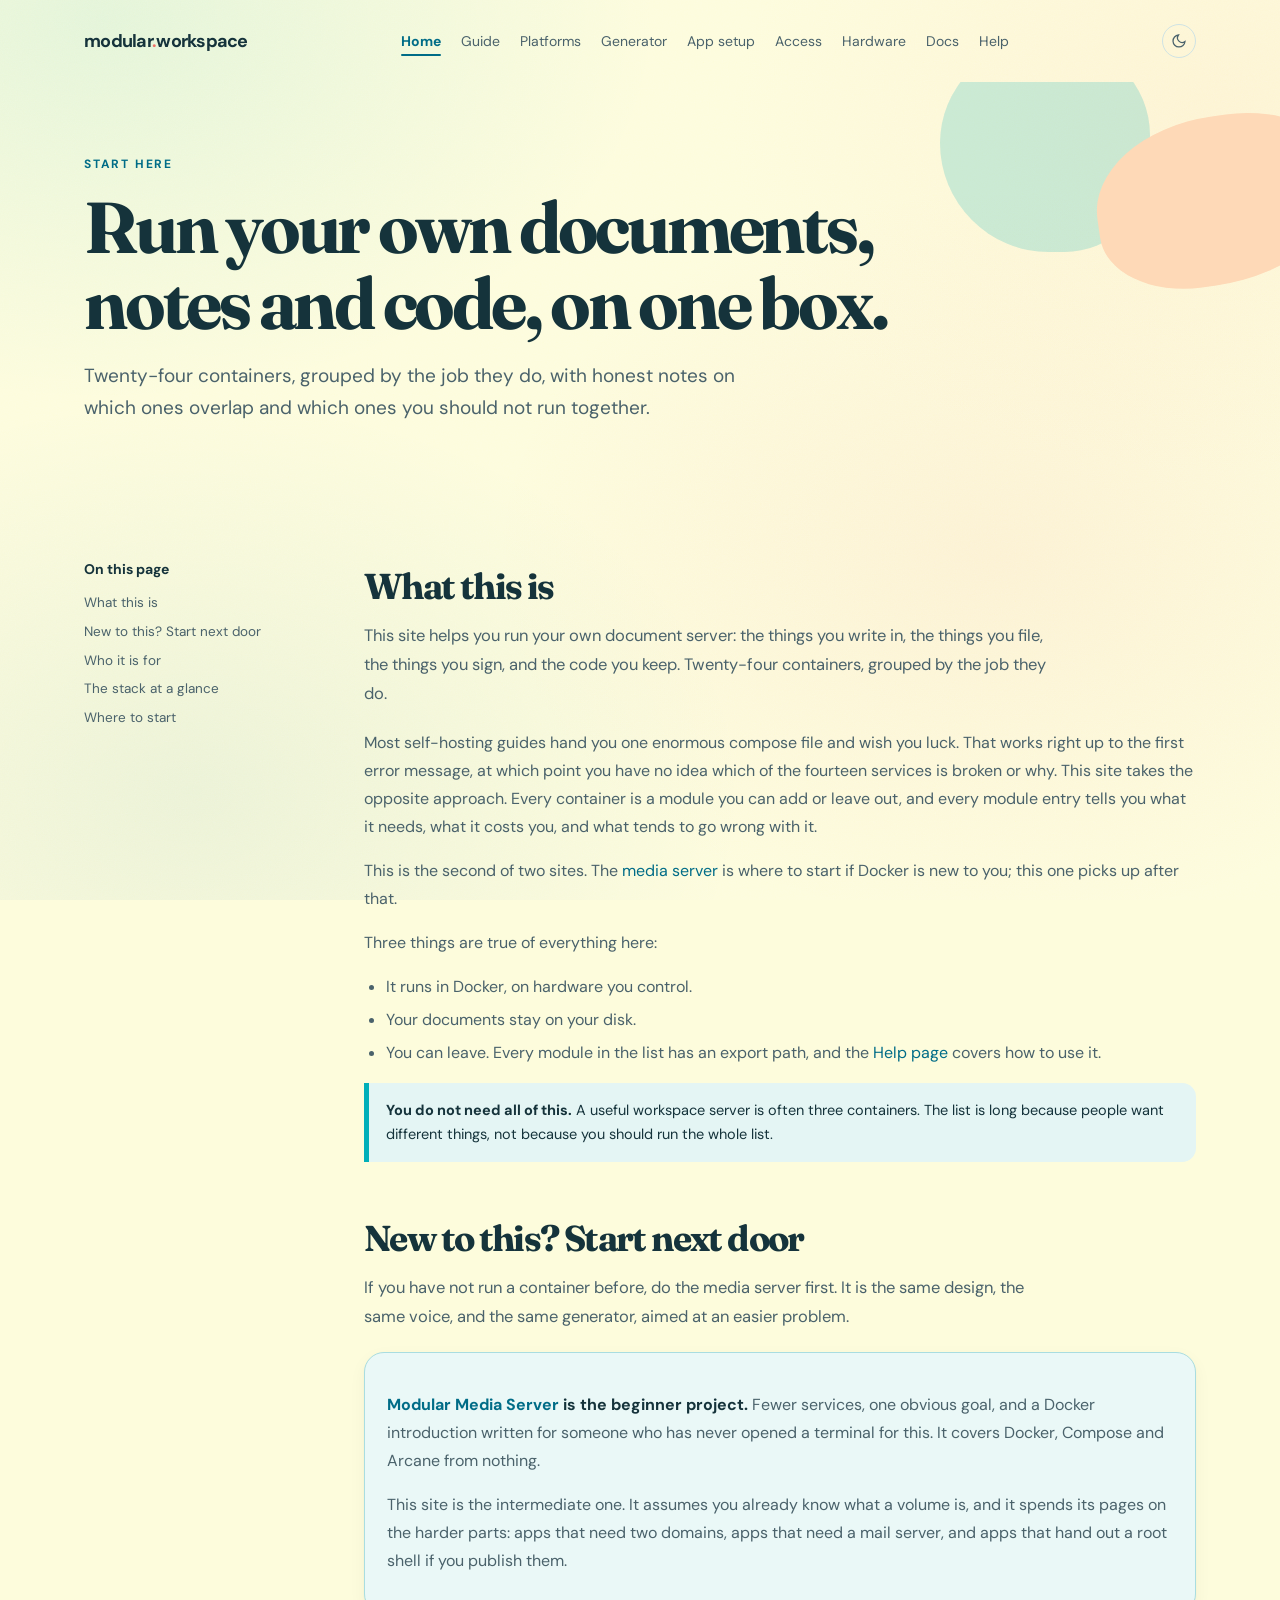
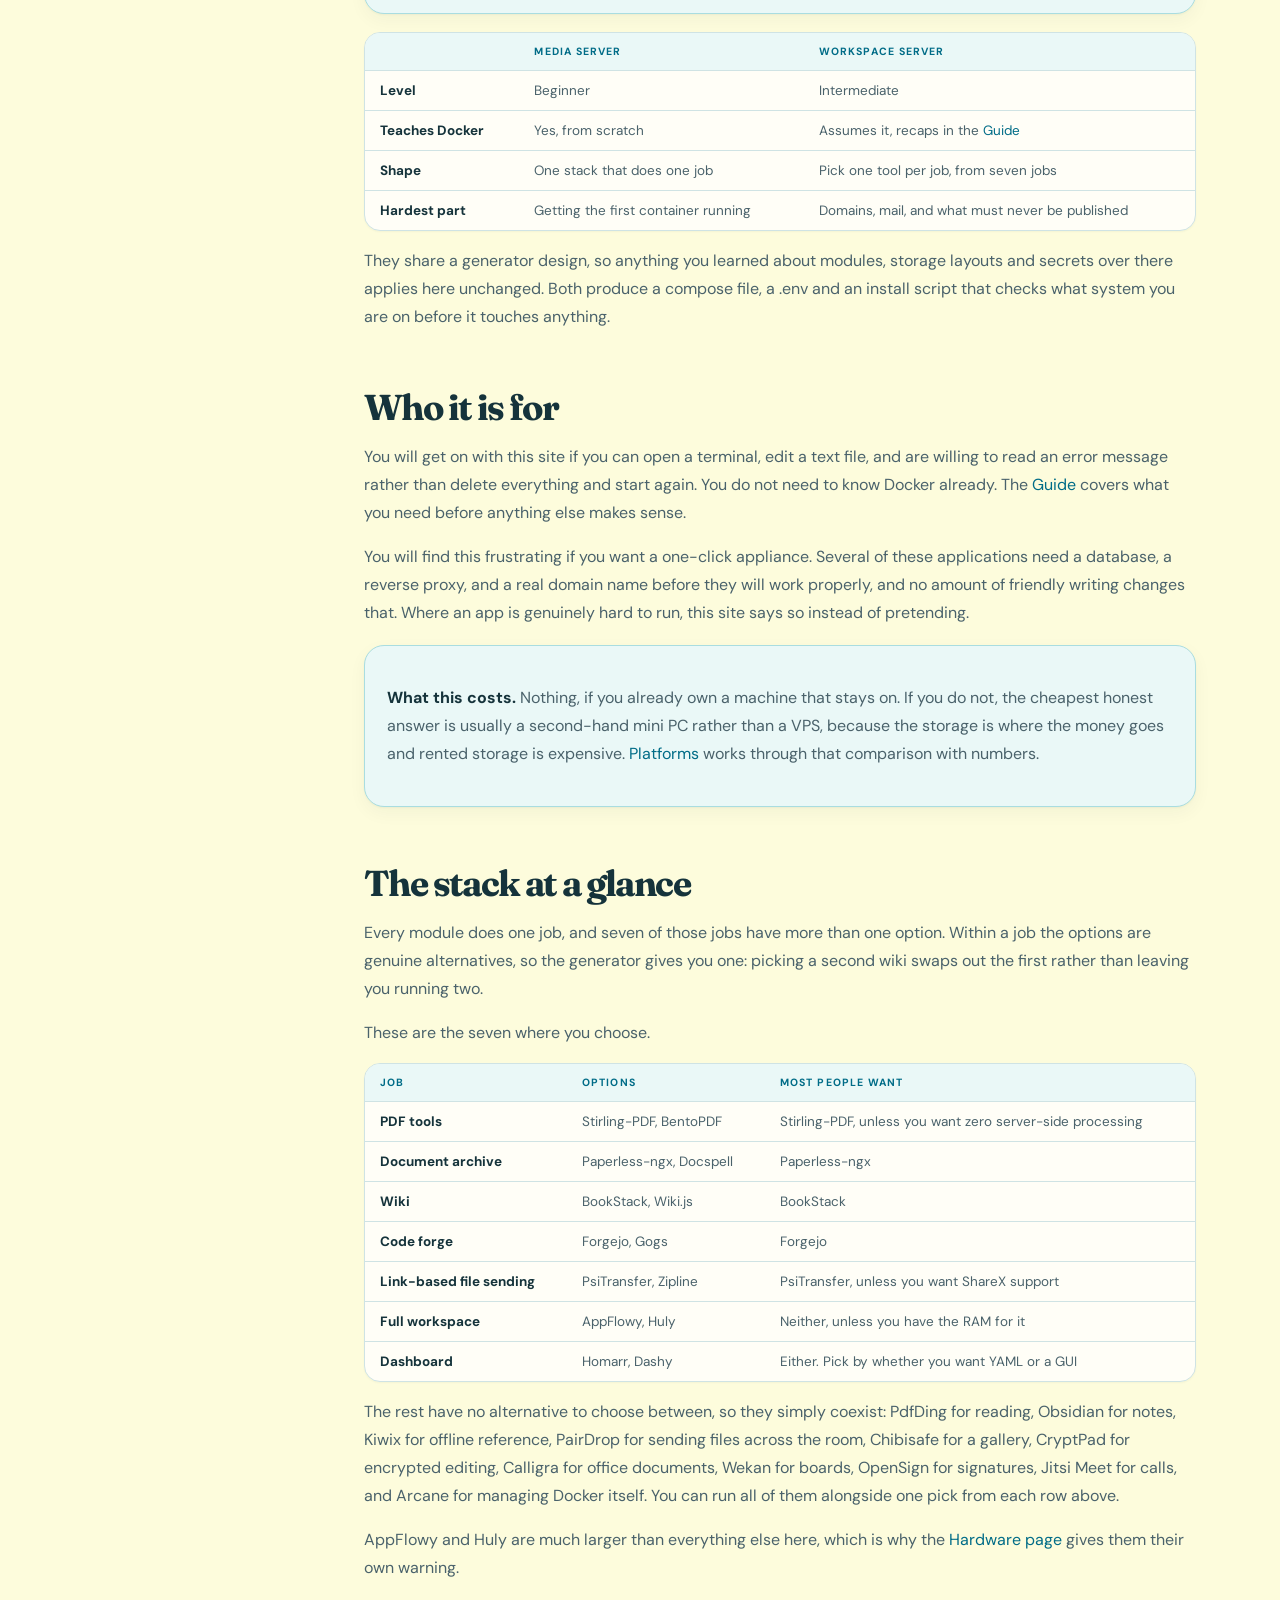
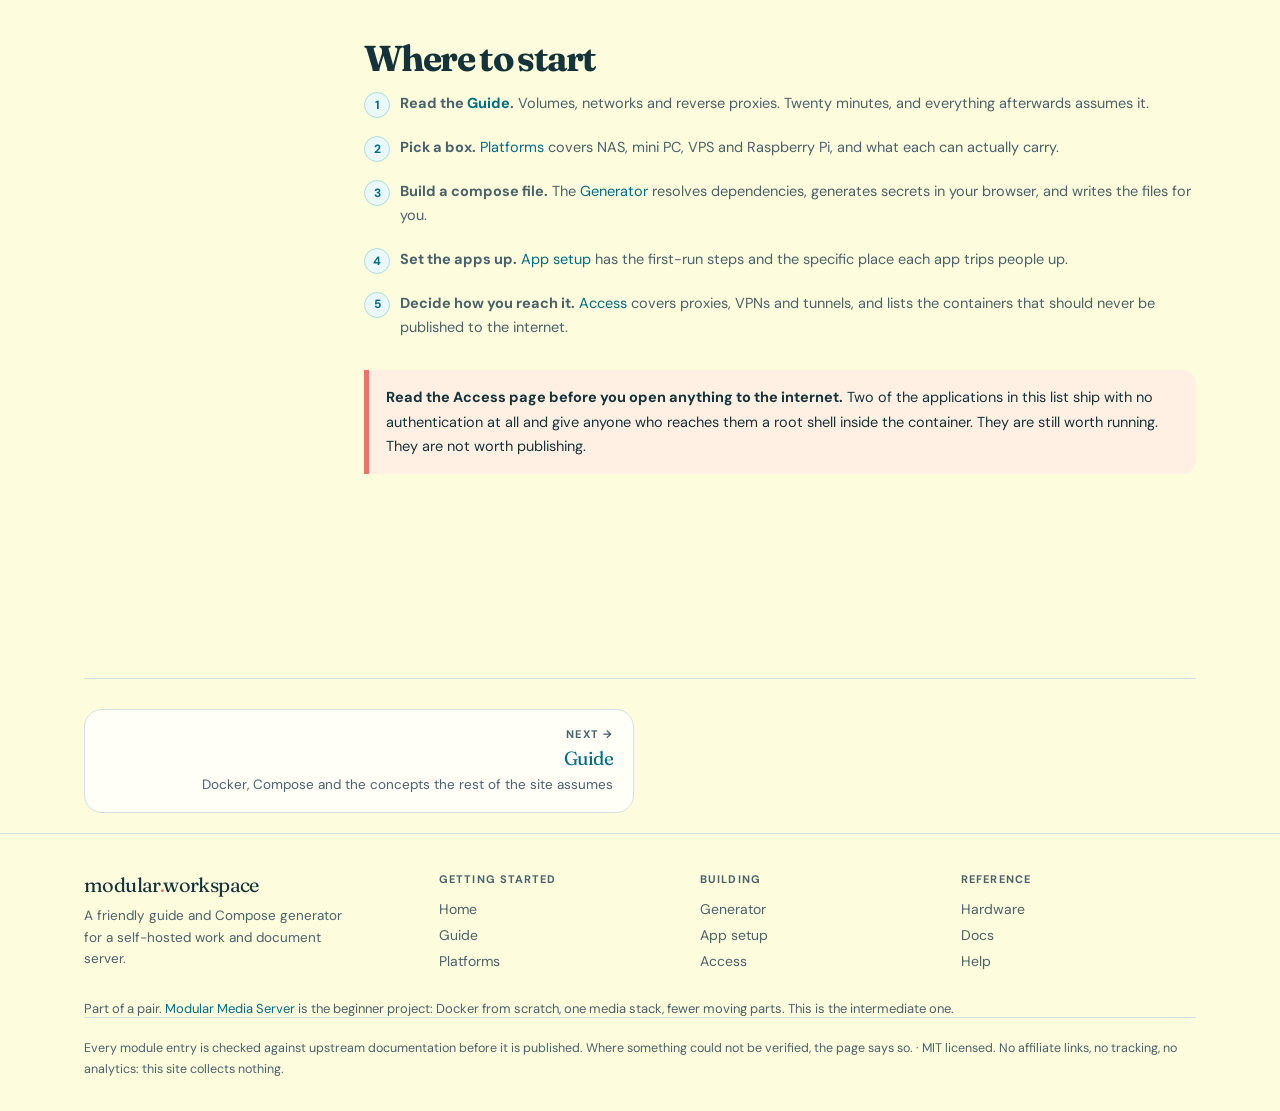
<file: index.html>
<!doctype html>
<html lang="en">
<head>
<meta charset="utf-8"><meta name="viewport" content="width=device-width,initial-scale=1">
<title>Modular Workspace Server · A friendly guide and Compose generator for a self-hosted work and document server</title>
<meta name="description" content="Twenty-four containers, grouped by the job they do, with honest notes on which ones overlap and which ones you should not run together.">
<link rel="canonical" href="https://USER.github.io/REPO/">
<meta property="og:type" content="website">
<meta property="og:site_name" content="Modular Workspace Server">
<meta property="og:title" content="Modular Workspace Server · A friendly guide and Compose generator for a self-hosted work and document server">
<meta property="og:description" content="Twenty-four containers, grouped by the job they do, with honest notes on which ones overlap and which ones you should not run together.">
<meta property="og:url" content="https://USER.github.io/REPO/">
<meta name="twitter:card" content="summary">
<meta name="theme-color" content="#006C87">
<link rel="icon" href="data:image/svg+xml,%3Csvg xmlns='http://www.w3.org/2000/svg' viewBox='0 0 32 32'%3E%3Crect width='32' height='32' rx='8' fill='%23006C87'/%3E%3Ccircle cx='16' cy='16' r='6' fill='%23FDFCDC'/%3E%3Ccircle cx='16' cy='16' r='2.5' fill='%23F07167'/%3E%3C/svg%3E">
<script>
(function(){
  var t;
  try{ t=localStorage.getItem('mws-theme'); }catch(e){}
  if(!t) t = matchMedia('(prefers-color-scheme: dark)').matches ? 'dark' : 'light';
  document.documentElement.setAttribute('data-theme',t);
})();
</script>
<link rel="preconnect" href="https://fonts.googleapis.com">
<link rel="preconnect" href="https://fonts.gstatic.com" crossorigin>
<link rel="stylesheet" href="https://fonts.googleapis.com/css2?family=DM+Sans:wght@400;500;700&family=Fraunces:opsz,wght@9..144,700&display=swap">
<link rel="stylesheet" href="assets/site.css">
</head>
<body>
<a class="skiplink" href="#main">Skip to content</a>
<div class="wrap"><nav><a class="brand" href="index.html">modular<span>.</span>workspace</a><div class="navlinks"><a href="index.html" aria-current="page">Home</a><a href="guide.html">Guide</a><a href="platforms.html">Platforms</a><a href="generator.html">Generator</a><a href="setup.html">App setup</a><a href="access.html">Access</a><a href="hardware.html">Hardware</a><a href="documentation.html">Docs</a><a href="faq.html">Help</a></div><div class="navtools"><button class="themebtn" id="themebtn" aria-label="Switch between light and dark"><svg class="i-moon" viewBox="0 0 24 24"><path d="M21 12.8A9 9 0 1 1 11.2 3a7 7 0 0 0 9.8 9.8z"/></svg><svg class="i-sun" viewBox="0 0 24 24"><circle cx="12" cy="12" r="4"/><path d="M12 2v2M12 20v2M4.9 4.9l1.4 1.4M17.7 17.7l1.4 1.4M2 12h2M20 12h2M4.9 19.1l1.4-1.4M17.7 6.3l1.4-1.4"/></svg></button><button class="navbtn" aria-label="Menu" aria-expanded="false"><span></span><span></span><span></span></button></div></nav></div>
<section class="hero"><div class="wrap"><div class="kicker">Start here</div>
<h1>Run your own documents, notes and code, on one box.</h1>
<p>Twenty-four containers, grouped by the job they do, with honest notes on which ones overlap and which ones you should not run together.</p></div></section>
<div class="wrap"><div class="layout">
<aside class="toc" id="toc">
<strong>On this page</strong>
<a href="#what">What this is</a>
<a href="#beginner">New to this? Start next door</a>
<a href="#who">Who it is for</a>
<a href="#stack">The stack at a glance</a>
<a href="#start">Where to start</a>
</aside>
<main id="main">
<section id="what">
<h2>What this is</h2>

<p class="lead">This site helps you run your own document server: the things
you write in, the things you file, the things you sign, and the code you keep.
Twenty-four containers, grouped by the job they do.</p>

<p>Most self-hosting guides hand you one enormous compose file and wish you
luck. That works right up to the first error message, at which point you have
no idea which of the fourteen services is broken or why. This site takes the
opposite approach. Every container is a module you can add or leave out, and
every module entry tells you what it needs, what it costs you, and what tends
to go wrong with it.</p>

<p>This is the second of two sites. The <a href="https://parkertools.github.io/Modular-Media-Server/">media server</a> is
where to start if Docker is new to you; this one picks up after that.</p>

<p>Three things are true of everything here:</p>

<ul>
<li>It runs in Docker, on hardware you control.</li>
<li>Your documents stay on your disk.</li>
<li>You can leave. Every module in the list has an export path, and the
<a href="faq.html#data">Help page</a> covers how to use it.</li>
</ul>

<div class="tip"><strong>You do not need all of this.</strong> A useful
workspace server is often three containers. The list is long because people
want different things, not because you should run the whole list.</div>
</section>

<section id="beginner">
<h2>New to this? Start next door</h2>

<p class="lead">If you have not run a container before, do the media server
first. It is the same design, the same voice, and the same generator, aimed at
an easier problem.</p>

<div class="card teal">
<p><strong><a href="https://parkertools.github.io/Modular-Media-Server/">Modular Media Server</a> is the beginner
project.</strong> Fewer services, one obvious goal, and a Docker introduction
written for someone who has never opened a terminal for this. It covers
Docker, Compose and Arcane from nothing.</p>
<p>This site is the intermediate one. It assumes you already know what a volume
is, and it spends its pages on the harder parts: apps that need two domains,
apps that need a mail server, and apps that hand out a root shell if you
publish them.</p>
</div>

<div class="tbl">
<table>
<thead><tr><th></th><th>Media server</th><th>Workspace server</th></tr></thead>
<tbody>
<tr><td>Level</td><td>Beginner</td><td>Intermediate</td></tr>
<tr><td>Teaches Docker</td><td>Yes, from scratch</td><td>Assumes it, recaps in the <a href="guide.html">Guide</a></td></tr>
<tr><td>Shape</td><td>One stack that does one job</td><td>Pick one tool per job, from seven jobs</td></tr>
<tr><td>Hardest part</td><td>Getting the first container running</td><td>Domains, mail, and what must never be published</td></tr>
</tbody>
</table>
</div>

<p>They share a generator design, so anything you learned about modules,
storage layouts and secrets over there applies here unchanged. Both produce a
compose file, a .env and an install script that checks what system you are on
before it touches anything.</p>
</section>

<section id="who">
<h2>Who it is for</h2>

<p>You will get on with this site if you can open a terminal, edit a text
file, and are willing to read an error message rather than delete everything
and start again. You do not need to know Docker already. The
<a href="guide.html">Guide</a> covers what you need before anything else
makes sense.</p>

<p>You will find this frustrating if you want a one-click appliance. Several
of these applications need a database, a reverse proxy, and a real domain
name before they will work properly, and no amount of friendly writing
changes that. Where an app is genuinely hard to run, this site says so
instead of pretending.</p>

<div class="card teal">
<p><strong>What this costs.</strong> Nothing, if you already own a machine
that stays on. If you do not, the cheapest honest answer is usually a
second-hand mini PC rather than a VPS, because the storage is where the money
goes and rented storage is expensive. <a href="platforms.html">Platforms</a>
works through that comparison with numbers.</p>
</div>
</section>

<section id="stack">
<h2>The stack at a glance</h2>

<p>Every module does one job, and seven of those jobs have more than one
option. Within a job the options are genuine alternatives, so the generator
gives you one: picking a second wiki swaps out the first rather than leaving
you running two.</p>

<p>These are the seven where you choose.</p>

<div class="tbl">
<table>
<thead><tr><th>Job</th><th>Options</th><th>Most people want</th></tr></thead>
<tbody>
<tr><td>PDF tools</td><td>Stirling-PDF, BentoPDF</td><td>Stirling-PDF, unless you want zero server-side processing</td></tr>
<tr><td>Document archive</td><td>Paperless-ngx, Docspell</td><td>Paperless-ngx</td></tr>
<tr><td>Wiki</td><td>BookStack, Wiki.js</td><td>BookStack</td></tr>
<tr><td>Code forge</td><td>Forgejo, Gogs</td><td>Forgejo</td></tr>
<tr><td>Link-based file sending</td><td>PsiTransfer, Zipline</td><td>PsiTransfer, unless you want ShareX support</td></tr>
<tr><td>Full workspace</td><td>AppFlowy, Huly</td><td>Neither, unless you have the RAM for it</td></tr>
<tr><td>Dashboard</td><td>Homarr, Dashy</td><td>Either. Pick by whether you want YAML or a GUI</td></tr>
</tbody>
</table>
</div>

<p>The rest have no alternative to choose between, so they simply coexist:
PdfDing for reading, Obsidian for notes, Kiwix for offline reference, PairDrop
for sending files across the room, Chibisafe for a gallery, CryptPad for
encrypted editing, Calligra for office documents, Wekan for boards, OpenSign
for signatures, Jitsi Meet for calls, and Arcane for managing Docker itself.
You can run all of them alongside one pick from each row above.</p>

<p>AppFlowy and Huly are much larger than everything else here, which is why
the <a href="hardware.html#ram">Hardware page</a> gives them their own
warning.</p>
</section>

<section id="start">
<h2>Where to start</h2>

<ol class="steps">
<li><strong>Read the <a href="guide.html">Guide</a>.</strong> Volumes,
networks and reverse proxies. Twenty minutes, and everything afterwards
assumes it.</li>
<li><strong>Pick a box.</strong> <a href="platforms.html">Platforms</a>
covers NAS, mini PC, VPS and Raspberry Pi, and what each can actually
carry.</li>
<li><strong>Build a compose file.</strong> The
<a href="generator.html">Generator</a> resolves dependencies, generates
secrets in your browser, and writes the files for you.</li>
<li><strong>Set the apps up.</strong> <a href="setup.html">App setup</a> has
the first-run steps and the specific place each app trips people up.</li>
<li><strong>Decide how you reach it.</strong> <a href="access.html">Access</a>
covers proxies, VPNs and tunnels, and lists the containers that should never
be published to the internet.</li>
</ol>

<div class="warning"><strong>Read the Access page before you open anything to
the internet.</strong> Two of the applications in this list ship with no
authentication at all and give anyone who reaches them a root shell inside
the container. They are still worth running. They are not worth publishing.
</div>
</section>

</main>
</div></div>
<div class="wrap"><div class="pager">

<a class="next" href="guide.html"><span class="dir">Next →</span><span class="ttl">Guide</span><span class="sub">Docker, Compose and the concepts the rest of the site assumes</span></a>
</div></div>
<footer class="sitefoot"><div class="wrap">
<div class="footgrid">
<div class="footbrand"><div class="fb">modular<span style="color:var(--coral)">.</span>workspace</div>
<p>A friendly guide and Compose generator for a self-hosted work and document server.</p></div>
<div class="footcol"><b>Getting started</b><a href="index.html">Home</a><a href="guide.html">Guide</a><a href="platforms.html">Platforms</a></div>
<div class="footcol"><b>Building</b><a href="generator.html">Generator</a><a href="setup.html">App setup</a><a href="access.html">Access</a></div>
<div class="footcol"><b>Reference</b><a href="hardware.html">Hardware</a><a href="documentation.html">Docs</a><a href="faq.html">Help</a></div>
</div>
<div class="footsibling">Part of a pair. <a href="https://parkertools.github.io/Modular-Media-Server/">Modular Media Server</a> is the beginner project: Docker from scratch, one media stack, fewer moving parts. This is the intermediate one.</div>
<div class="footbase">Every module entry is checked against upstream documentation before it is published. Where something could not be verified, the page says so. · MIT licensed. No affiliate links, no tracking, no analytics: this site collects nothing.</div>
</div></footer>
<script src="assets/site.js"></script>
</body></html>
</file>
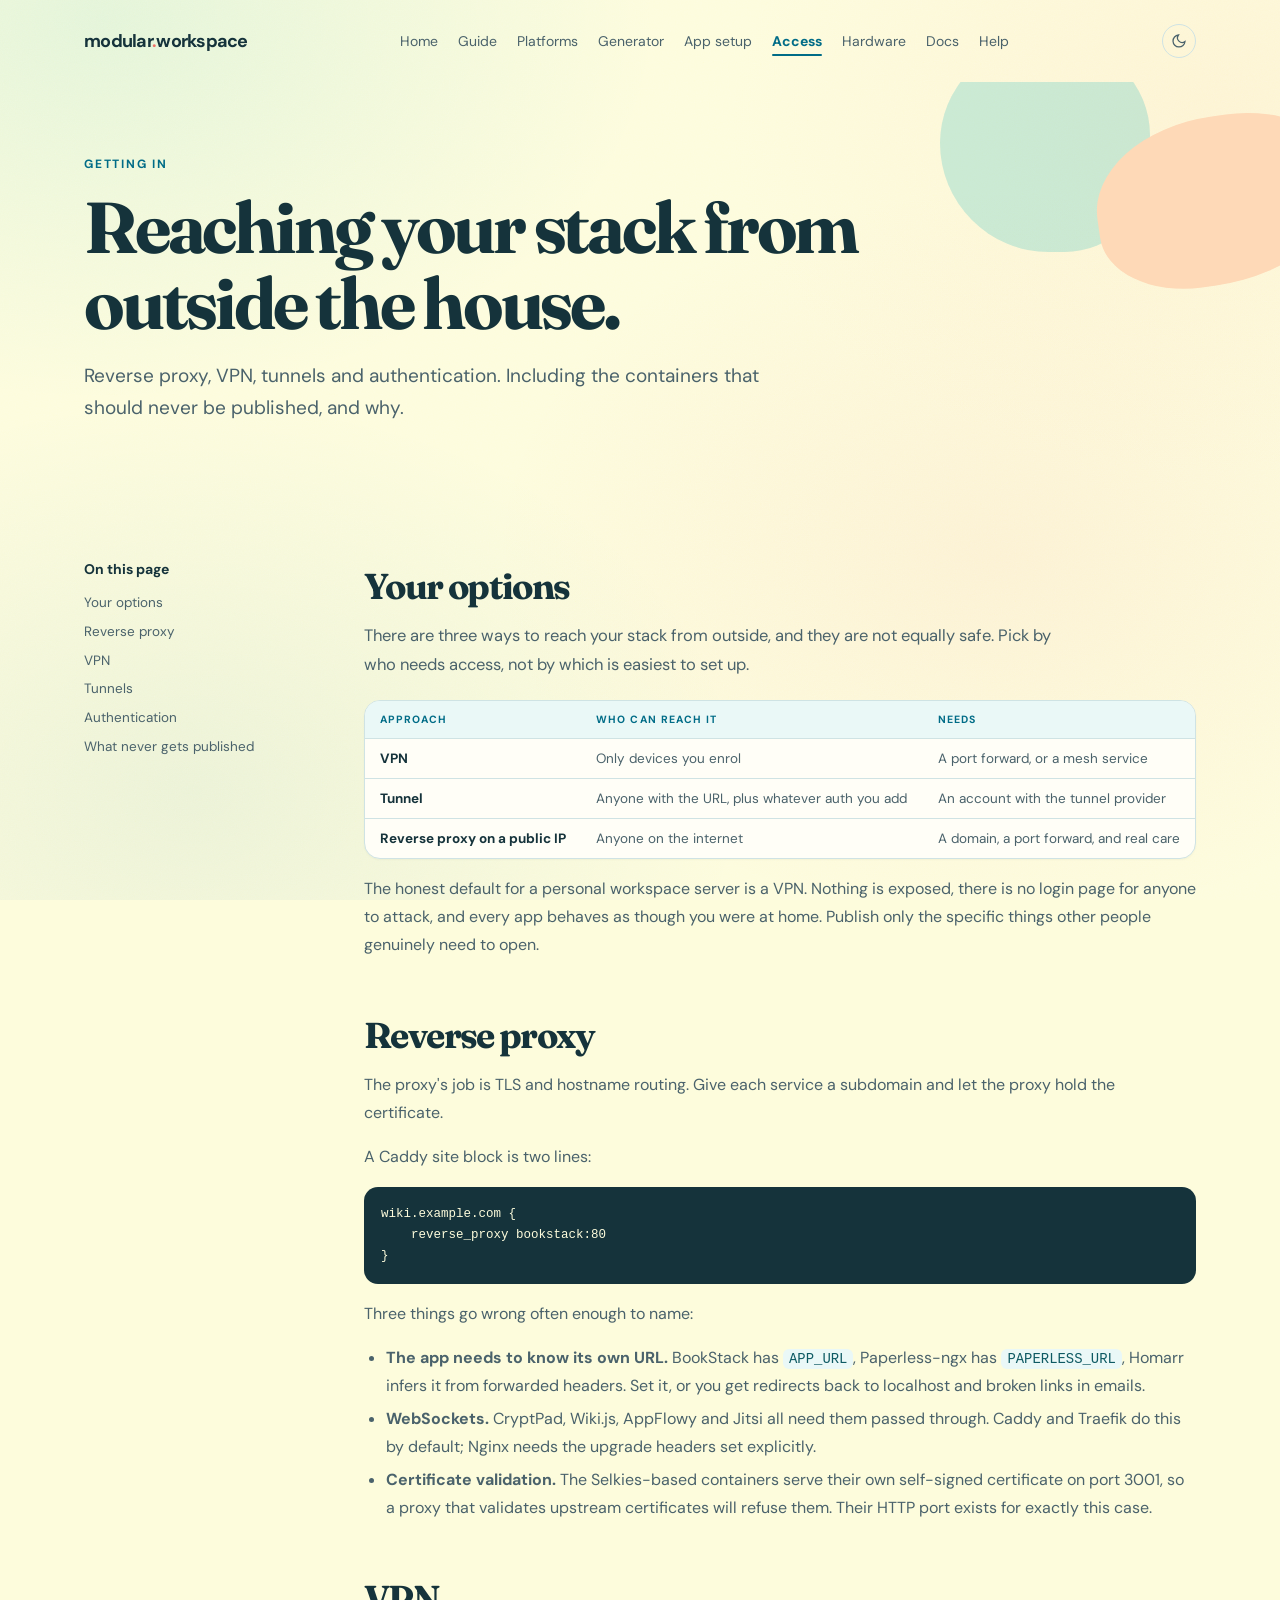
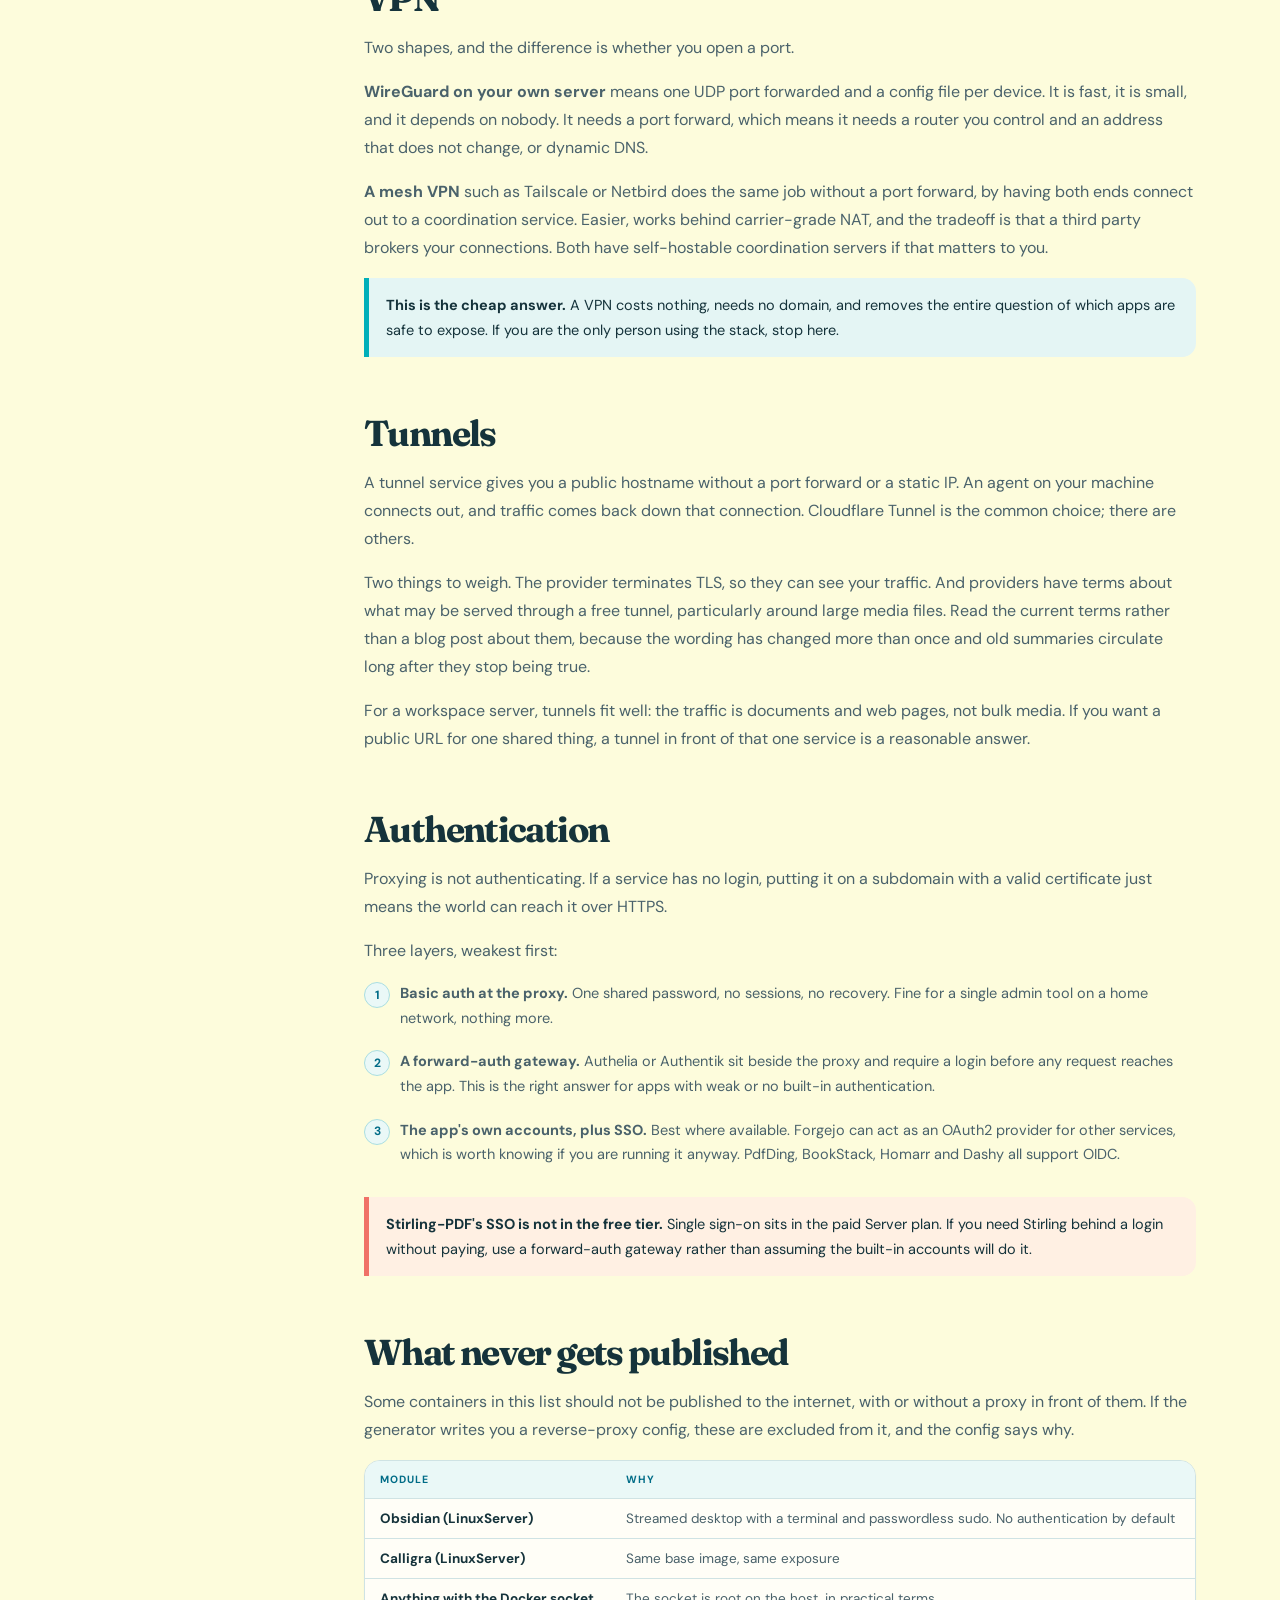
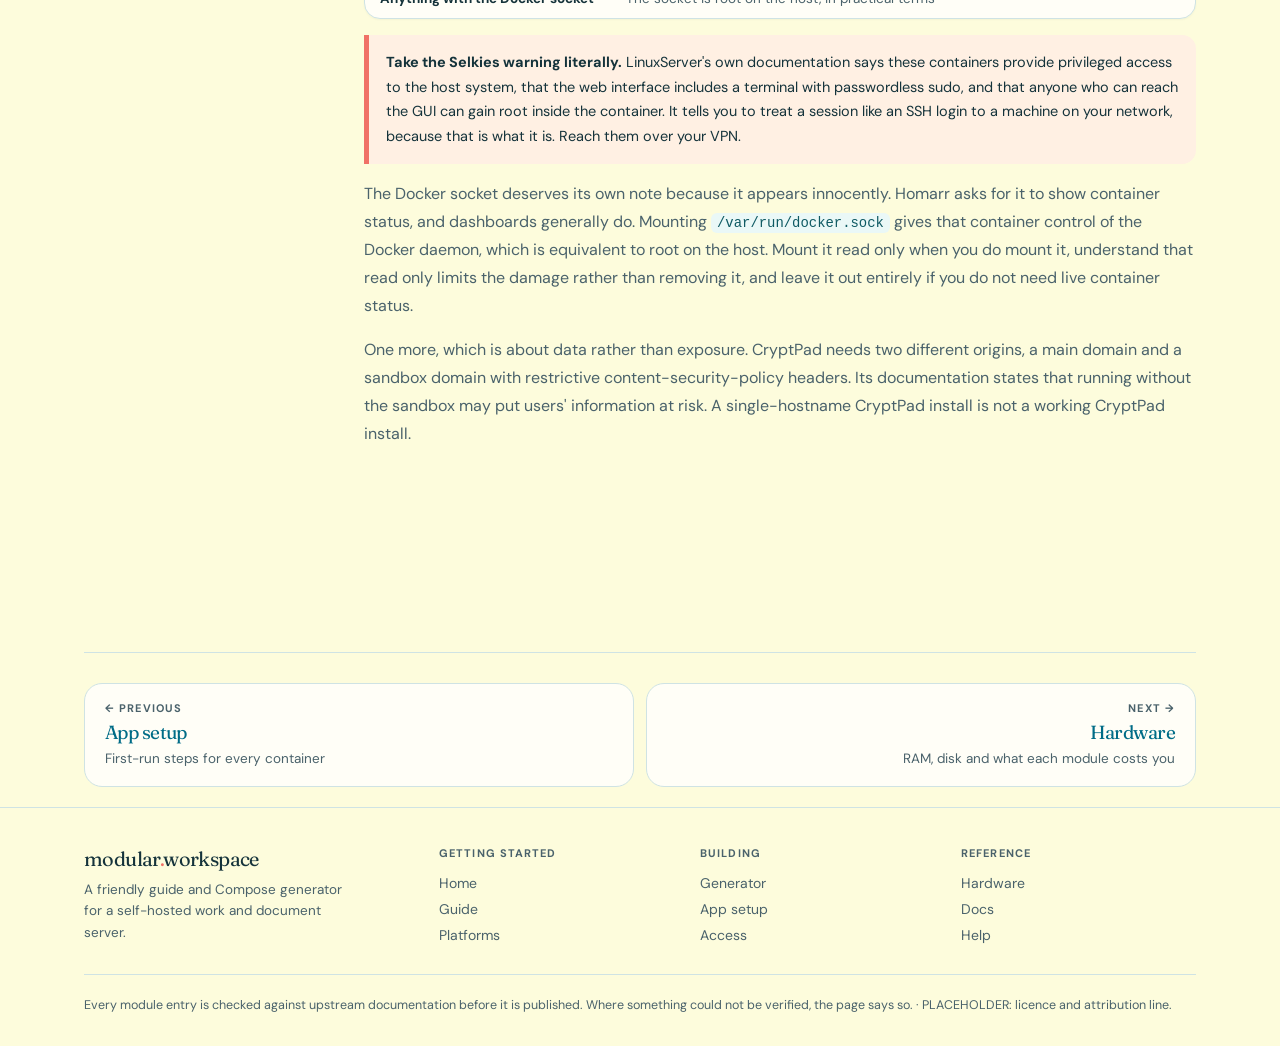
<file: access.html>
<!doctype html>
<html lang="en">
<head>
<meta charset="utf-8"><meta name="viewport" content="width=device-width,initial-scale=1">
<title>Access · Modular Workspace Server</title>
<meta name="description" content="Reverse proxy, VPN, tunnels and authentication. Including the containers that should never be published, and why.">
<link rel="canonical" href="https://USER.github.io/REPO/access.html">
<meta property="og:type" content="website">
<meta property="og:site_name" content="Modular Workspace Server">
<meta property="og:title" content="Access · Modular Workspace Server">
<meta property="og:description" content="Reverse proxy, VPN, tunnels and authentication. Including the containers that should never be published, and why.">
<meta property="og:url" content="https://USER.github.io/REPO/access.html">
<meta name="twitter:card" content="summary">
<meta name="theme-color" content="#006C87">
<link rel="icon" href="data:image/svg+xml,%3Csvg xmlns='http://www.w3.org/2000/svg' viewBox='0 0 32 32'%3E%3Crect width='32' height='32' rx='8' fill='%23006C87'/%3E%3Ccircle cx='16' cy='16' r='6' fill='%23FDFCDC'/%3E%3Ccircle cx='16' cy='16' r='2.5' fill='%23F07167'/%3E%3C/svg%3E">
<script>
(function(){
  var t;
  try{ t=localStorage.getItem('mws-theme'); }catch(e){}
  if(!t) t = matchMedia('(prefers-color-scheme: dark)').matches ? 'dark' : 'light';
  document.documentElement.setAttribute('data-theme',t);
})();
</script>
<link rel="preconnect" href="https://fonts.googleapis.com">
<link rel="preconnect" href="https://fonts.gstatic.com" crossorigin>
<link rel="stylesheet" href="https://fonts.googleapis.com/css2?family=DM+Sans:wght@400;500;700&family=Fraunces:opsz,wght@9..144,700&display=swap">
<link rel="stylesheet" href="assets/site.css">
</head>
<body>
<a class="skiplink" href="#main">Skip to content</a>
<div class="wrap"><nav><a class="brand" href="index.html">modular<span>.</span>workspace</a><div class="navlinks"><a href="index.html">Home</a><a href="guide.html">Guide</a><a href="platforms.html">Platforms</a><a href="generator.html">Generator</a><a href="setup.html">App setup</a><a href="access.html" aria-current="page">Access</a><a href="hardware.html">Hardware</a><a href="documentation.html">Docs</a><a href="faq.html">Help</a></div><div class="navtools"><button class="themebtn" id="themebtn" aria-label="Switch between light and dark"><svg class="i-moon" viewBox="0 0 24 24"><path d="M21 12.8A9 9 0 1 1 11.2 3a7 7 0 0 0 9.8 9.8z"/></svg><svg class="i-sun" viewBox="0 0 24 24"><circle cx="12" cy="12" r="4"/><path d="M12 2v2M12 20v2M4.9 4.9l1.4 1.4M17.7 17.7l1.4 1.4M2 12h2M20 12h2M4.9 19.1l1.4-1.4M17.7 6.3l1.4-1.4"/></svg></button><button class="navbtn" aria-label="Menu" aria-expanded="false"><span></span><span></span><span></span></button></div></nav></div>
<section class="hero"><div class="wrap"><div class="kicker">Getting in</div>
<h1>Reaching your stack from outside the house.</h1>
<p>Reverse proxy, VPN, tunnels and authentication. Including the containers that should never be published, and why.</p></div></section>
<div class="wrap"><div class="layout">
<aside class="toc" id="toc">
<strong>On this page</strong>
<a href="#options">Your options</a>
<a href="#proxy">Reverse proxy</a>
<a href="#vpn">VPN</a>
<a href="#tunnel">Tunnels</a>
<a href="#auth">Authentication</a>
<a href="#never">What never gets published</a>
</aside>
<main id="main">
<section id="options">
<h2>Your options</h2>

<p class="lead">There are three ways to reach your stack from outside, and
they are not equally safe. Pick by who needs access, not by which is easiest
to set up.</p>

<div class="tbl">
<table>
<thead><tr><th>Approach</th><th>Who can reach it</th><th>Needs</th></tr></thead>
<tbody>
<tr><td>VPN</td><td>Only devices you enrol</td><td>A port forward, or a mesh service</td></tr>
<tr><td>Tunnel</td><td>Anyone with the URL, plus whatever auth you add</td><td>An account with the tunnel provider</td></tr>
<tr><td>Reverse proxy on a public IP</td><td>Anyone on the internet</td><td>A domain, a port forward, and real care</td></tr>
</tbody>
</table>
</div>

<p>The honest default for a personal workspace server is a VPN. Nothing is
exposed, there is no login page for anyone to attack, and every app behaves
as though you were at home. Publish only the specific things other people
genuinely need to open.</p>
</section>

<section id="proxy">
<h2>Reverse proxy</h2>

<p>The proxy's job is TLS and hostname routing. Give each service a subdomain
and let the proxy hold the certificate.</p>

<p>A Caddy site block is two lines:</p>

<pre>wiki.example.com {
    reverse_proxy bookstack:80
}</pre>

<p>Three things go wrong often enough to name:</p>

<ul>
<li><strong>The app needs to know its own URL.</strong> BookStack has
<code>APP_URL</code>, Paperless-ngx has <code>PAPERLESS_URL</code>, Homarr
infers it from forwarded headers. Set it, or you get redirects back to
localhost and broken links in emails.</li>
<li><strong>WebSockets.</strong> CryptPad, Wiki.js, AppFlowy and Jitsi all
need them passed through. Caddy and Traefik do this by default; Nginx needs
the upgrade headers set explicitly.</li>
<li><strong>Certificate validation.</strong> The Selkies-based containers
serve their own self-signed certificate on port 3001, so a proxy that
validates upstream certificates will refuse them. Their HTTP port exists for
exactly this case.</li>
</ul>
</section>

<section id="vpn">
<h2>VPN</h2>

<p>Two shapes, and the difference is whether you open a port.</p>

<p><strong>WireGuard on your own server</strong> means one UDP port forwarded
and a config file per device. It is fast, it is small, and it depends on
nobody. It needs a port forward, which means it needs a router you control
and an address that does not change, or dynamic DNS.</p>

<p><strong>A mesh VPN</strong> such as Tailscale or Netbird does the same job
without a port forward, by having both ends connect out to a coordination
service. Easier, works behind carrier-grade NAT, and the tradeoff is that a
third party brokers your connections. Both have self-hostable coordination
servers if that matters to you.</p>

<div class="tip"><strong>This is the cheap answer.</strong> A VPN costs
nothing, needs no domain, and removes the entire question of which apps are
safe to expose. If you are the only person using the stack, stop here.</div>
</section>

<section id="tunnel">
<h2>Tunnels</h2>

<p>A tunnel service gives you a public hostname without a port forward or a
static IP. An agent on your machine connects out, and traffic comes back down
that connection. Cloudflare Tunnel is the common choice; there are others.</p>

<p>Two things to weigh. The provider terminates TLS, so they can see your
traffic. And providers have terms about what may be served through a free
tunnel, particularly around large media files. Read the current terms rather
than a blog post about them, because the wording has changed more than once
and old summaries circulate long after they stop being true.</p>

<p>For a workspace server, tunnels fit well: the traffic is documents and
web pages, not bulk media. If you want a public URL for one shared thing, a
tunnel in front of that one service is a reasonable answer.</p>
</section>

<section id="auth">
<h2>Authentication</h2>

<p>Proxying is not authenticating. If a service has no login, putting it on a
subdomain with a valid certificate just means the world can reach it over
HTTPS.</p>

<p>Three layers, weakest first:</p>

<ol class="steps">
<li><strong>Basic auth at the proxy.</strong> One shared password, no
sessions, no recovery. Fine for a single admin tool on a home network,
nothing more.</li>
<li><strong>A forward-auth gateway.</strong> Authelia or Authentik sit beside
the proxy and require a login before any request reaches the app. This is the
right answer for apps with weak or no built-in authentication.</li>
<li><strong>The app's own accounts, plus SSO.</strong> Best where available.
Forgejo can act as an OAuth2 provider for other services, which is worth
knowing if you are running it anyway. PdfDing, BookStack, Homarr and Dashy
all support OIDC.</li>
</ol>

<div class="warning"><strong>Stirling-PDF's SSO is not in the free
tier.</strong> Single sign-on sits in the paid Server plan. If you need
Stirling behind a login without paying, use a forward-auth gateway rather
than assuming the built-in accounts will do it.</div>
</section>

<section id="never">
<h2>What never gets published</h2>

<p>Some containers in this list should not be published to the internet, with
or without a proxy in front of them. If the generator writes you a
reverse-proxy config, these are excluded from it, and the config says why.</p>

<div class="tbl">
<table>
<thead><tr><th>Module</th><th>Why</th></tr></thead>
<tbody>
<tr><td>Obsidian (LinuxServer)</td><td>Streamed desktop with a terminal and passwordless sudo. No authentication by default</td></tr>
<tr><td>Calligra (LinuxServer)</td><td>Same base image, same exposure</td></tr>
<tr><td>Anything with the Docker socket</td><td>The socket is root on the host, in practical terms</td></tr>
</tbody>
</table>
</div>

<div class="warning"><strong>Take the Selkies warning literally.</strong>
LinuxServer's own documentation says these containers provide privileged
access to the host system, that the web interface includes a terminal with
passwordless sudo, and that anyone who can reach the GUI can gain root inside
the container. It tells you to treat a session like an SSH login to a machine
on your network, because that is what it is. Reach them over your VPN.</div>

<p>The Docker socket deserves its own note because it appears innocently.
Homarr asks for it to show container status, and dashboards generally do.
Mounting <code>/var/run/docker.sock</code> gives that container control of
the Docker daemon, which is equivalent to root on the host. Mount it read
only when you do mount it, understand that read only limits the damage rather
than removing it, and leave it out entirely if you do not need live container
status.</p>

<p>One more, which is about data rather than exposure. CryptPad needs two
different origins, a main domain and a sandbox domain with restrictive
content-security-policy headers. Its documentation states that running
without the sandbox may put users' information at risk. A single-hostname
CryptPad install is not a working CryptPad install.</p>
</section>

</main>
</div></div>
<div class="wrap"><div class="pager">
<a class="prev" href="setup.html"><span class="dir">← Previous</span><span class="ttl">App setup</span><span class="sub">First-run steps for every container</span></a>
<a class="next" href="hardware.html"><span class="dir">Next →</span><span class="ttl">Hardware</span><span class="sub">RAM, disk and what each module costs you</span></a>
</div></div>
<footer class="sitefoot"><div class="wrap">
<div class="footgrid">
<div class="footbrand"><div class="fb">modular<span style="color:var(--coral)">.</span>workspace</div>
<p>A friendly guide and Compose generator for a self-hosted work and document server.</p></div>
<div class="footcol"><b>Getting started</b><a href="index.html">Home</a><a href="guide.html">Guide</a><a href="platforms.html">Platforms</a></div>
<div class="footcol"><b>Building</b><a href="generator.html">Generator</a><a href="setup.html">App setup</a><a href="access.html">Access</a></div>
<div class="footcol"><b>Reference</b><a href="hardware.html">Hardware</a><a href="documentation.html">Docs</a><a href="faq.html">Help</a></div>
</div>
<div class="footbase">Every module entry is checked against upstream documentation before it is published. Where something could not be verified, the page says so. · PLACEHOLDER: licence and attribution line.</div>
</div></footer>
<script src="assets/site.js"></script>
</body></html>
</file>
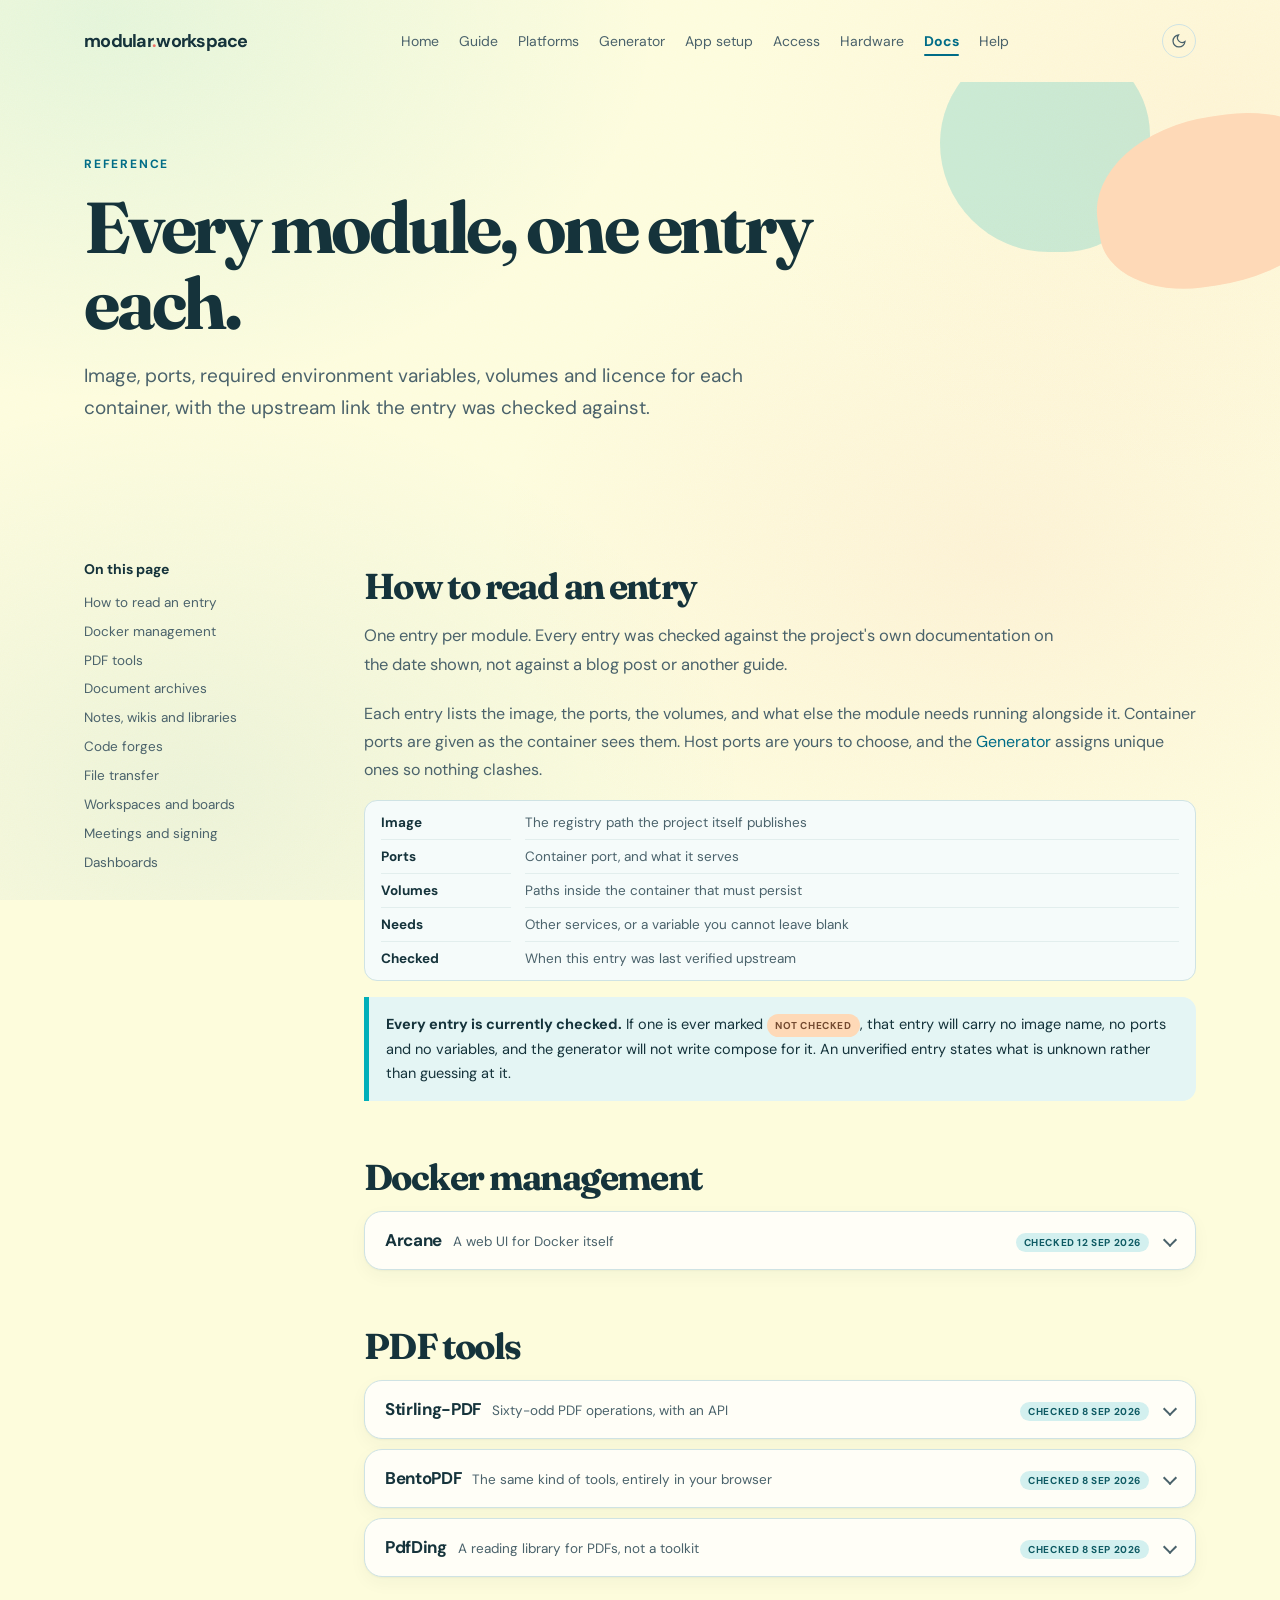
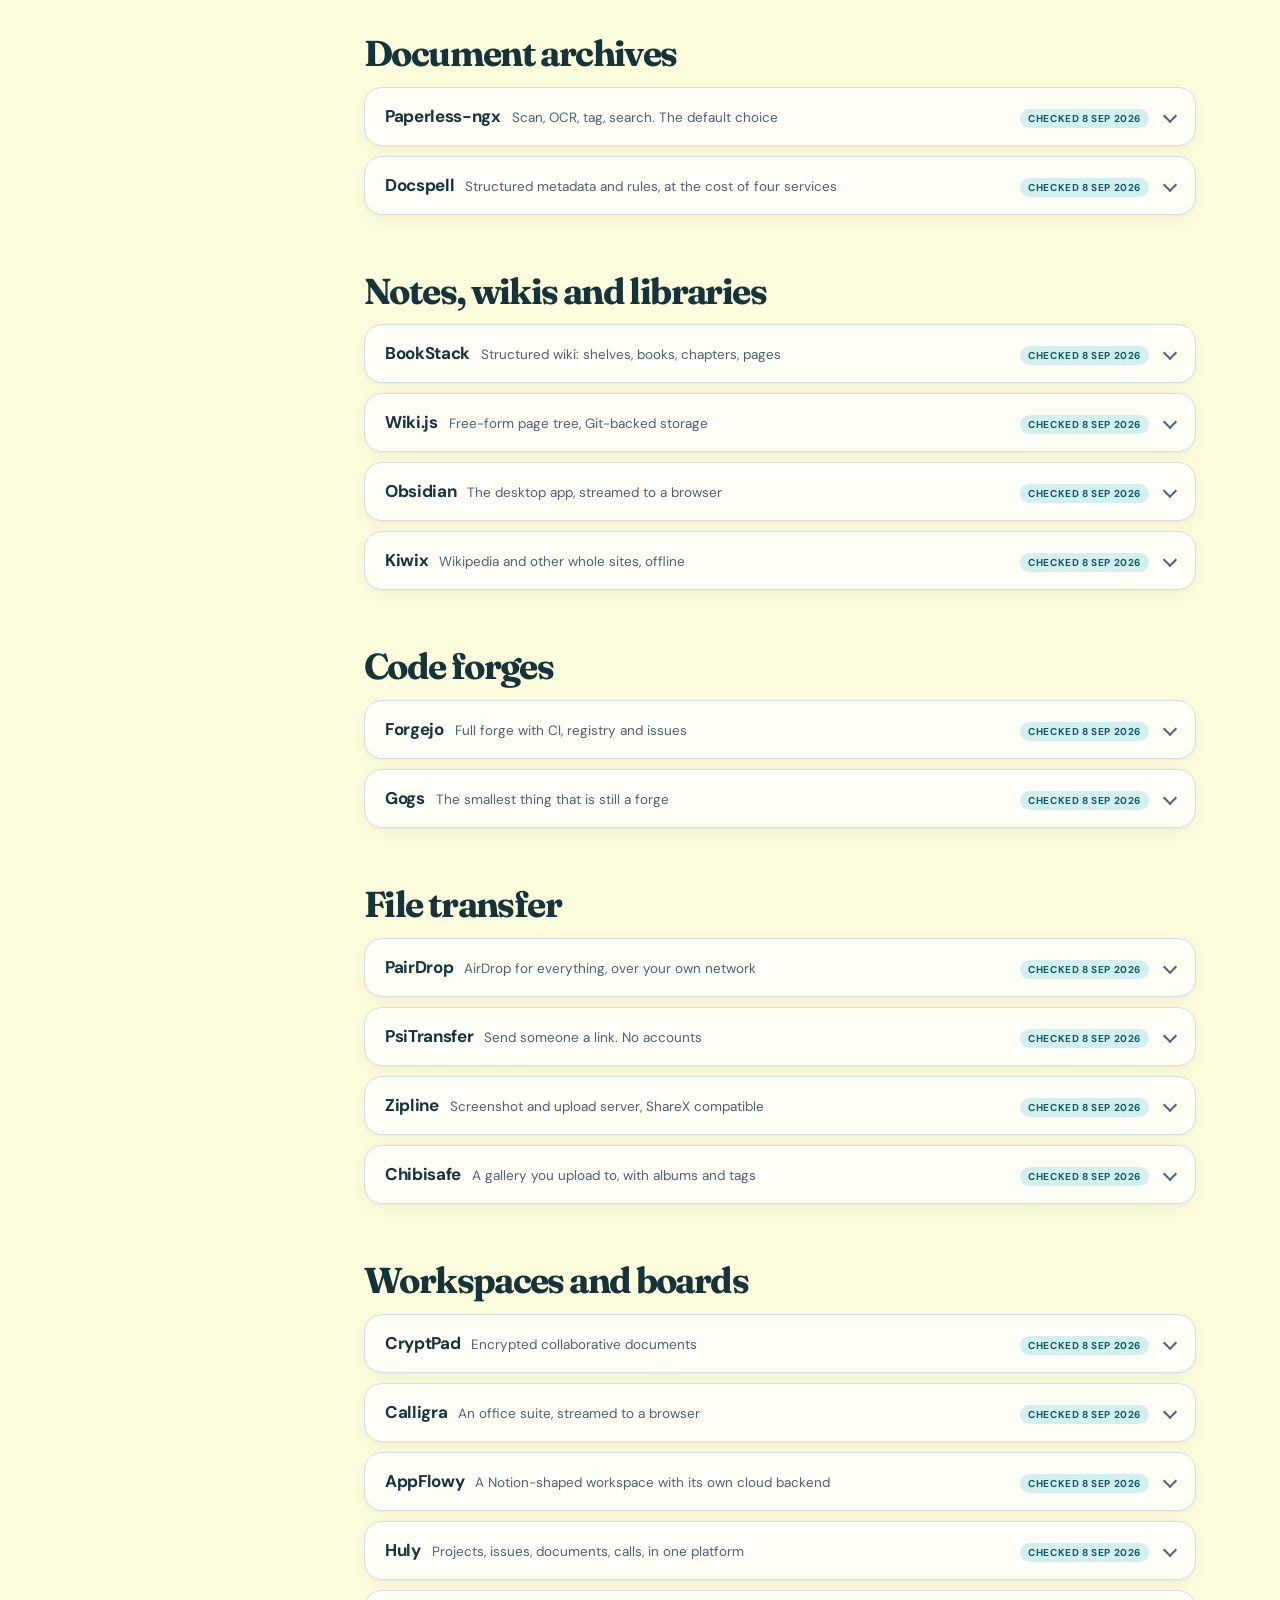
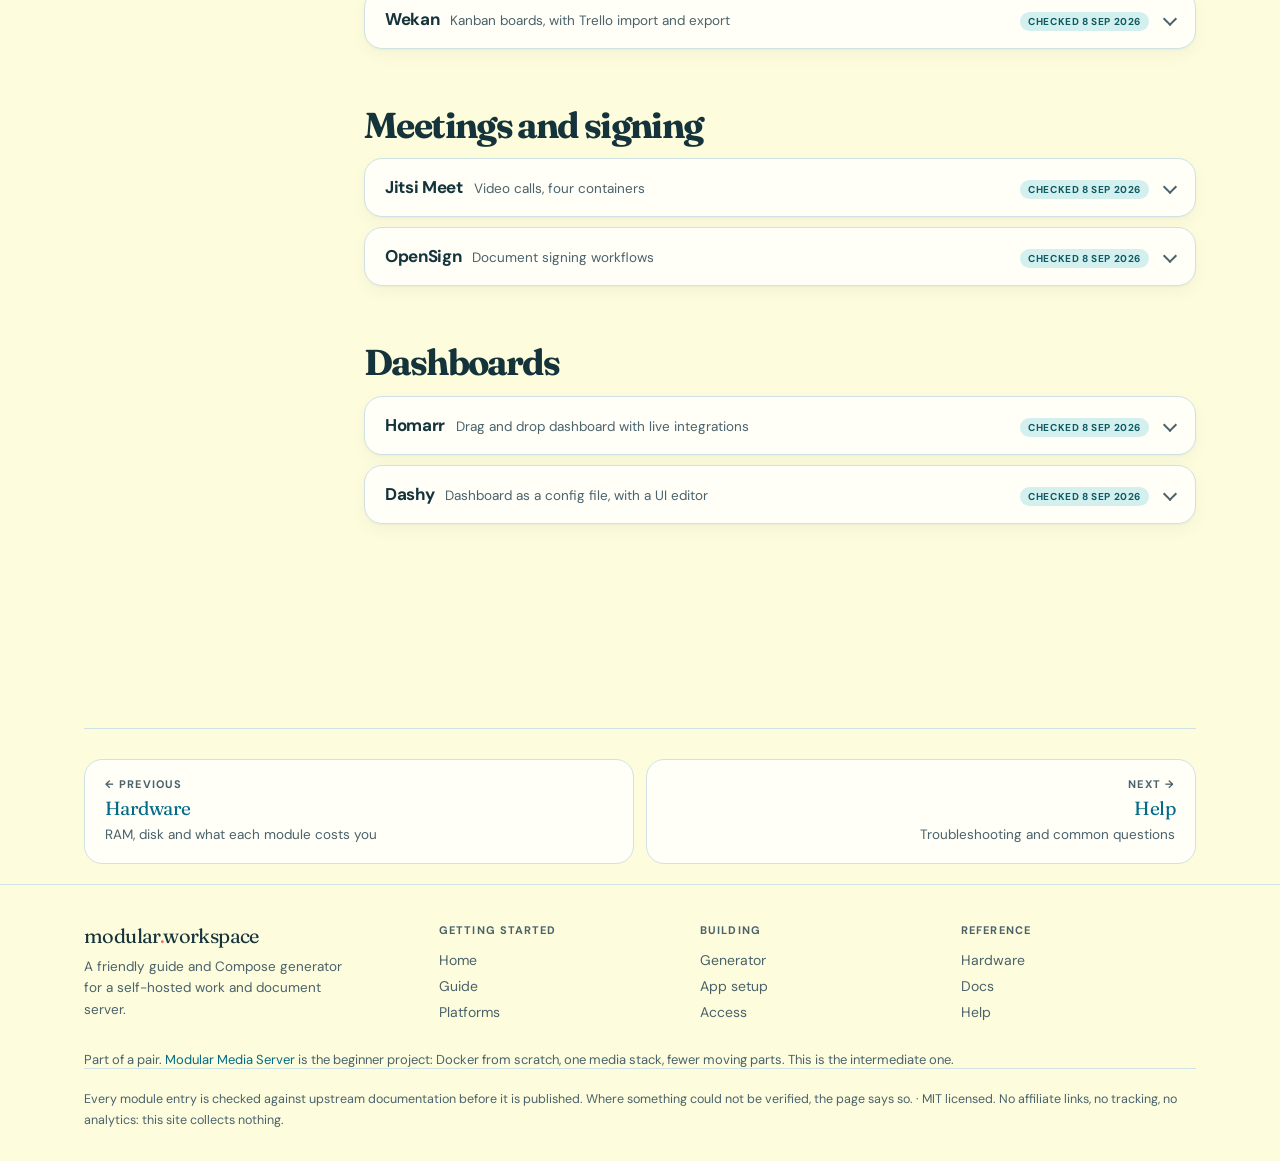
<file: documentation.html>
<!doctype html>
<html lang="en">
<head>
<meta charset="utf-8"><meta name="viewport" content="width=device-width,initial-scale=1">
<title>Documentation · Modular Workspace Server</title>
<meta name="description" content="Image, ports, required environment variables, volumes and licence for each container, with the upstream link the entry was checked against.">
<link rel="canonical" href="https://USER.github.io/REPO/documentation.html">
<meta property="og:type" content="website">
<meta property="og:site_name" content="Modular Workspace Server">
<meta property="og:title" content="Documentation · Modular Workspace Server">
<meta property="og:description" content="Image, ports, required environment variables, volumes and licence for each container, with the upstream link the entry was checked against.">
<meta property="og:url" content="https://USER.github.io/REPO/documentation.html">
<meta name="twitter:card" content="summary">
<meta name="theme-color" content="#006C87">
<link rel="icon" href="data:image/svg+xml,%3Csvg xmlns='http://www.w3.org/2000/svg' viewBox='0 0 32 32'%3E%3Crect width='32' height='32' rx='8' fill='%23006C87'/%3E%3Ccircle cx='16' cy='16' r='6' fill='%23FDFCDC'/%3E%3Ccircle cx='16' cy='16' r='2.5' fill='%23F07167'/%3E%3C/svg%3E">
<script>
(function(){
  var t;
  try{ t=localStorage.getItem('mws-theme'); }catch(e){}
  if(!t) t = matchMedia('(prefers-color-scheme: dark)').matches ? 'dark' : 'light';
  document.documentElement.setAttribute('data-theme',t);
})();
</script>
<link rel="preconnect" href="https://fonts.googleapis.com">
<link rel="preconnect" href="https://fonts.gstatic.com" crossorigin>
<link rel="stylesheet" href="https://fonts.googleapis.com/css2?family=DM+Sans:wght@400;500;700&family=Fraunces:opsz,wght@9..144,700&display=swap">
<link rel="stylesheet" href="assets/site.css">
</head>
<body>
<a class="skiplink" href="#main">Skip to content</a>
<div class="wrap"><nav><a class="brand" href="index.html">modular<span>.</span>workspace</a><div class="navlinks"><a href="index.html">Home</a><a href="guide.html">Guide</a><a href="platforms.html">Platforms</a><a href="generator.html">Generator</a><a href="setup.html">App setup</a><a href="access.html">Access</a><a href="hardware.html">Hardware</a><a href="documentation.html" aria-current="page">Docs</a><a href="faq.html">Help</a></div><div class="navtools"><button class="themebtn" id="themebtn" aria-label="Switch between light and dark"><svg class="i-moon" viewBox="0 0 24 24"><path d="M21 12.8A9 9 0 1 1 11.2 3a7 7 0 0 0 9.8 9.8z"/></svg><svg class="i-sun" viewBox="0 0 24 24"><circle cx="12" cy="12" r="4"/><path d="M12 2v2M12 20v2M4.9 4.9l1.4 1.4M17.7 17.7l1.4 1.4M2 12h2M20 12h2M4.9 19.1l1.4-1.4M17.7 6.3l1.4-1.4"/></svg></button><button class="navbtn" aria-label="Menu" aria-expanded="false"><span></span><span></span><span></span></button></div></nav></div>
<section class="hero"><div class="wrap"><div class="kicker">Reference</div>
<h1>Every module, one entry each.</h1>
<p>Image, ports, required environment variables, volumes and licence for each container, with the upstream link the entry was checked against.</p></div></section>
<div class="wrap"><div class="layout">
<aside class="toc" id="toc">
<strong>On this page</strong>
<a href="#how">How to read an entry</a>
<a href="#docker">Docker management</a>
<a href="#pdf">PDF tools</a>
<a href="#archives">Document archives</a>
<a href="#knowledge">Notes, wikis and libraries</a>
<a href="#forges">Code forges</a>
<a href="#filetransfer">File transfer</a>
<a href="#workspaces">Workspaces and boards</a>
<a href="#meeting">Meetings and signing</a>
<a href="#dashboards">Dashboards</a>
</aside>
<main id="main">
<section id="how">
<h2>How to read an entry</h2>

<p class="lead">One entry per module. Every entry was checked against the
project's own documentation on the date shown, not against a blog post or
another guide.</p>

<p>Each entry lists the image, the ports, the volumes, and what else the
module needs running alongside it. Container ports are given as the container
sees them. Host ports are yours to choose, and the
<a href="generator.html">Generator</a> assigns unique ones so nothing
clashes.</p>

<div class="fields"><dl>
<dt>Image</dt><dd>The registry path the project itself publishes</dd>
<dt>Ports</dt><dd>Container port, and what it serves</dd>
<dt>Volumes</dt><dd>Paths inside the container that must persist</dd>
<dt>Needs</dt><dd>Other services, or a variable you cannot leave blank</dd>
<dt>Checked</dt><dd>When this entry was last verified upstream</dd>
</dl></div>

<div class="tip"><strong>Every entry is currently
checked.</strong> If one is ever marked <span class="pill after">not
checked</span>, that entry will carry no image name, no ports and no
variables, and the generator will not write compose for it. An unverified
entry states what is unknown rather than guessing at it.</div>
</section>

<section id="docker">
<h2>Docker management</h2>

<details class="app"><summary><b>Arcane</b> <span class="d">A web UI for Docker
itself</span> <span class="pill first">checked 12 Sep 2026</span></summary>
<div class="abody">
<div class="fields"><dl>
<dt>Image</dt><dd>ghcr.io/getarcaneapp/arcane</dd>
<dt>Ports</dt><dd>3552, web UI</dd>
<dt>Volumes</dt><dd>/app/data, plus the Docker socket</dd>
<dt>Needs</dt><dd>The Docker socket. It cannot work without it</dd>
<dt>Required vars</dt><dd>ENCRYPTION_KEY, JWT_SECRET, APP_URL</dd>
<dt>Licence</dt><dd>BSD 3-Clause</dd>
</dl></div>
<p>Containers, images, volumes, networks and Compose projects, in a browser.
The same tool the <a href="https://parkertools.github.io/Modular-Media-Server/">media server</a> introduces, which is why it is
here: if you followed that site, this is already familiar.</p>
<div class="warning"><strong>The image path moved.</strong> Every Arcane
repository moved to the getarcaneapp organisation, and releases after 1.7.2
come from <code>ghcr.io/getarcaneapp/arcane</code>. Guides still pointing at
<code>ghcr.io/ofkm/arcane</code> are pinned to the old namespace. Contested:
some recent guides use <code>ghcr.io/getarcaneapp/manager</code> instead. The
organisation README names <code>arcane</code>, which is what the generator
writes.</div>
<div class="warning"><strong>Never publish it.</strong> Arcane holds the Docker
socket by definition, which is root on the host in practical terms. Anyone who
reaches port 3552 can run any container as root. It is excluded from generated
proxy configuration unconditionally, unlike Homarr where the socket is
optional.</div>
<p>ENCRYPTION_KEY protects the credentials it stores and must be at least 32
characters; the generator writes 64 hex characters for both keys. Change the
default login before anything else.</p>
<p>Arcane gets its own <code>install-arcane.sh</code> because it is the one
thing here you would sensibly install before the rest of the stack exists. It
runs the same platform checks as the main script.</p>
</div>
</details>
</section>

<section id="pdf">
<h2>PDF tools</h2>

<details class="app"><summary><b>Stirling-PDF</b> <span class="d">Sixty-odd
PDF operations, with an API</span> <span class="pill first">checked 8 Sep 2026</span></summary>
<div class="abody">
<div class="fields"><dl>
<dt>Image</dt><dd>docker.stirlingpdf.com/stirlingtools/stirling-pdf</dd>
<dt>Ports</dt><dd>8080, web UI and API</dd>
<dt>Volumes</dt><dd>Optional, for custom config and OCR language data</dd>
<dt>Needs</dt><dd>Nothing. Single container</dd>
<dt>Licence</dt><dd>MIT, open core</dd>
</dl></div>
<p>The only PDF tool here with a proper API, so it is the one that fits into
scripts and automation. Merge, split, OCR, convert, sign, redact, compress.</p>
<div class="warning"><strong>Read the licensing before you build a team
around it.</strong> The project moved to an open-core model. Directories
inside the repo are licensed separately from the MIT core. A maintainer
stated in 2025 that there is currently no user limit and the pricing page
claiming five users was wrong, but also that the plan is eventually to
restrict the account system to five users. Single sign-on sits in the paid
Server tier. If you need Stirling behind a login without paying, put a
forward-auth gateway in front of it.</div>
<p>Contested: one software directory lists the licence as Apache-2.0. The
repository's own LICENSE file says MIT with carve-out directories. Trust the
repository.</p>
</div>
</details>

<details class="app"><summary><b>BentoPDF</b> <span class="d">The same kind of
tools, entirely in your browser</span> <span class="pill first">checked 8 Sep 2026</span></summary>
<div class="abody">
<div class="fields"><dl>
<dt>Image</dt><dd>ghcr.io/alam00000/bentopdf-simple</dd>
<dt>Ports</dt><dd>8080, static web server</dd>
<dt>Volumes</dt><dd>None. Nothing is stored server-side</dd>
<dt>Needs</dt><dd>Nothing</dd>
<dt>Licence</dt><dd>AGPL-3.0, or a commercial licence</dd>
</dl></div>
<p>Every operation runs in the browser. Files never reach the server, which
is the whole point. That also means it can be served as plain static files
from any web server, and the container is only a convenience.</p>
<p>Use the <em>simple</em> build. Upstream describes it as the full toolset
with the marketing page removed, intended for internal deployments, and
explicitly not a feature-reduced version.</p>
<div class="tip"><strong>What you give up.</strong> No API, no scripting, no
automation, and file size is bounded by the browser's memory rather than the
server's. For a large batch job, use Stirling-PDF.</div>
</div>
</details>

<details class="app"><summary><b>PdfDing</b> <span class="d">A reading library
for PDFs, not a toolkit</span> <span class="pill first">checked 8 Sep 2026</span></summary>
<div class="abody">
<div class="fields"><dl>
<dt>Image</dt><dd>mrmn/pdfding</dd>
<dt>Ports</dt><dd>8000, web UI</dd>
<dt>Volumes</dt><dd>Media directory for the PDFs, plus the database</dd>
<dt>Needs</dt><dd>SQLite by default, PostgreSQL optional</dd>
<dt>Licence</dt><dd>GPL-3.0</dd>
</dl></div>
<p>Tags, collections, annotations, share links, and it remembers where you
stopped reading on each device. OIDC single sign-on is included rather than
paid for. There is a consume directory for adding files without the UI.</p>
<div class="warning"><strong>The GitHub repository is archived.</strong>
Development moved to Codeberg, at codeberg.org/mrmn/PdfDing. Any guide
pointing you at GitHub is pointing at a repository that has stopped moving.
</div>
</div>
</details>
</section>

<section id="archives">
<h2>Document archives</h2>

<details class="app"><summary><b>Paperless-ngx</b> <span class="d">Scan, OCR,
tag, search. The default choice</span> <span class="pill first">checked 8 Sep 2026</span></summary>
<div class="abody">
<div class="fields"><dl>
<dt>Image</dt><dd>ghcr.io/paperless-ngx/paperless-ngx</dd>
<dt>Ports</dt><dd>8000, web UI and API</dd>
<dt>Volumes</dt><dd>/usr/src/paperless/data, /media, /export and /consume</dd>
<dt>Needs</dt><dd>Redis and PostgreSQL. Gotenberg and Tika if you want office files</dd>
<dt>Required vars</dt><dd>PAPERLESS_SECRET_KEY, PAPERLESS_URL, plus the database and Redis connection</dd>
</dl></div>
<p>Drop a file in the consume directory and it is OCR'd, classified and
indexed. It learns tags and correspondents from your corrections. Everything
the UI does is available over the API.</p>
<div class="tip"><strong>Plan the consume directory first.</strong> Put it on
a share your scanner can already write to. That single decision decides
whether you actually use this.</div>
<p>Four volumes, and they are not interchangeable. <code>media</code> holds
the documents themselves, <code>data</code> holds the search index and
classifier. Back up both. <code>export</code> is where a proper document
export lands, which is the migration path off Paperless if you ever want
one.</p>
</div>
</details>

<details class="app"><summary><b>Docspell</b> <span class="d">Structured
metadata and rules, at the cost of four services</span> <span class="pill first">checked 8 Sep 2026</span></summary>
<div class="abody">
<div class="fields"><dl>
<dt>Images</dt><dd>Separate restserver and joex images, published by the project</dd>
<dt>Ports</dt><dd>7880, web UI and API</dd>
<dt>Volumes</dt><dd>Document storage plus the database and search index</dd>
<dt>Needs</dt><dd>PostgreSQL and Solr, plus a separate joex worker container</dd>
<dt>Licence</dt><dd>GPL-3.0</dd>
</dl></div>
<p>Stronger than Paperless on structured metadata: document types, folders,
permissions, and a rule-driven workflow layer with a documented API.</p>
<div class="warning"><strong>Count the containers.</strong> Docspell is
restserver plus joex plus PostgreSQL plus Solr. That is four services before
you scan anything, and Solr in particular wants memory. On a small box, run
Paperless-ngx instead.</div>
<p>Release cadence is slow but the project is not abandoned. The last tagged
release was v0.43.0 in March 2025, while pull requests were still being
merged in August 2026 and nightly builds continue. Judge it as slow rather
than dead.</p>
</div>
</details>
</section>

<section id="knowledge">
<h2>Notes, wikis and libraries</h2>

<details class="app"><summary><b>BookStack</b> <span class="d">Structured
wiki: shelves, books, chapters, pages</span> <span class="pill first">checked 8 Sep 2026</span></summary>
<div class="abody">
<div class="fields"><dl>
<dt>Image</dt><dd>lscr.io/linuxserver/bookstack</dd>
<dt>Ports</dt><dd>80, web UI</dd>
<dt>Volumes</dt><dd>/config</dd>
<dt>Needs</dt><dd>MySQL or MariaDB</dd>
<dt>Required vars</dt><dd>APP_URL, APP_KEY, DB_HOST, DB_PORT, DB_DATABASE, DB_USERNAME, DB_PASSWORD</dd>
</dl></div>
<p>The recommendation for most people who want a team wiki. The fixed
hierarchy is the feature: non-technical writers put things in the right place
without being told to. Ships on a calendar release schedule with regular
security releases.</p>
<div class="warning"><strong>APP_KEY is not optional and not free-form.</strong>
Generate it with the image itself:
<code>docker run -it --rm --entrypoint /bin/bash lscr.io/linuxserver/bookstack:latest appkey</code>.
It has the form <code>base64:</code> followed by 32 base64-encoded bytes. A
random string in that field will not work.</div>
<p>The default login is admin@admin.com with the password
<code>password</code>. Change it before anything else. If you are running
behind a reverse proxy, APP_URL must be the external URL or links and
redirects break.</p>
</div>
</details>

<details class="app"><summary><b>Wiki.js</b> <span class="d">Free-form page
tree, Git-backed storage</span> <span class="pill first">checked 8 Sep 2026</span></summary>
<div class="abody">
<div class="fields"><dl>
<dt>Image</dt><dd>ghcr.io/requarks/wiki:2</dd>
<dt>Ports</dt><dd>3000, web UI</dd>
<dt>Volumes</dt><dd>None required. Content lives in the database</dd>
<dt>Needs</dt><dd>PostgreSQL, recommended over the other supported engines</dd>
<dt>Required vars</dt><dd>DB_TYPE, DB_HOST, DB_PORT, DB_USER, DB_PASS, DB_NAME</dd>
</dl></div>
<p>More flexible than BookStack: several editor types over one page tree,
optional Git synchronisation of content, and richer search backends.</p>
<div class="warning"><strong>Pin the major tag.</strong> The project's own
documentation recommends against <code>latest</code> and tells you to use the
major version you need. Version 3 has been in alpha since October 2022 with
no announced release date, and its documentation says plainly that it is an
unstable beta which should not be installed in production. Run
<code>ghcr.io/requarks/wiki:2</code>.</div>
<p>Version 2.5.314 shipped in May 2026 and security fixes continue, but new
feature work is going into version 3. If a predictable release schedule
matters to you, that is the argument for BookStack.</p>
</div>
</details>

<details class="app"><summary><b>Obsidian</b> <span class="d">The desktop app,
streamed to a browser</span> <span class="pill first">checked 8 Sep 2026</span></summary>
<div class="abody">
<div class="fields"><dl>
<dt>Image</dt><dd>lscr.io/linuxserver/obsidian</dd>
<dt>Ports</dt><dd>3001 HTTPS, self-signed. 3000 HTTP, for use behind a proxy only</dd>
<dt>Volumes</dt><dd>/config, and a mount for your vault</dd>
<dt>Needs</dt><dd>Nothing, but see the warning</dd>
</dl></div>
<p>This is not a web application. It is the real Obsidian desktop app running
in a container and streamed to your browser through Selkies, which replaced
KasmVNC in these images. Plugins work because it is the actual app.</p>
<div class="warning"><strong>Never publish this.</strong> LinuxServer's own
documentation states that the container provides privileged access to the
host system, that the web interface includes a terminal with passwordless
sudo, and that anyone who can reach the GUI can gain root inside the
container. It tells you to treat a session like an SSH login to a machine on
your network. There is no authentication by default. Setting CUSTOM_USER and
PASSWORD gives you HTTP basic auth, which upstream describes as adequate for
a trusted LAN and nothing more. Reach it over your
<a href="access.html#vpn">VPN</a>.</div>
<p>HTTPS is required for the video and audio features to work at all, because
the browser APIs involved only run in a secure context. That is why port 3001
serves its own certificate. A reverse proxy that validates upstream
certificates will reject it, which is what port 3000 exists for.</p>
</div>
</details>

<details class="app"><summary><b>Kiwix</b> <span class="d">Wikipedia and other
whole sites, offline</span> <span class="pill first">checked 8 Sep 2026</span></summary>
<div class="abody">
<div class="fields"><dl>
<dt>Image</dt><dd>ghcr.io/kiwix/kiwix-serve</dd>
<dt>Ports</dt><dd>8080, web UI</dd>
<dt>Volumes</dt><dd>/data, holding your ZIM files</dd>
<dt>Needs</dt><dd>Nothing. The ZIM files are the whole dependency</dd>
<dt>Command</dt><dd>The ZIM files to serve, or the glob <code>'*.zim'</code></dd>
</dl></div>
<p>Serves ZIM archives with full-text search. A full English Wikipedia with
images is tens of gigabytes; the no-pictures build is far smaller. Stack
Exchange sites, Project Gutenberg and WikiHow are also available.</p>
<p>The command argument is not optional if you are serving local files.
Without it the container has nothing to serve. Quote the glob in compose, or
YAML will not pass it through as you expect.</p>
<div class="tip"><strong>Image name to watch.</strong> Some directories list
this as <code>ghcr.io/kiwix/kiwix-tools</code>, which is the bundle of
command-line tools rather than the server image. Upstream's own Docker readme
uses <code>ghcr.io/kiwix/kiwix-serve</code>.</div>
</div>
</details>
</section>

<section id="forges">
<h2>Code forges</h2>

<details class="app"><summary><b>Forgejo</b> <span class="d">Full forge with
CI, registry and issues</span> <span class="pill first">checked 8 Sep 2026</span></summary>
<div class="abody">
<div class="fields"><dl>
<dt>Image</dt><dd>codeberg.org/forgejo/forgejo:16</dd>
<dt>Ports</dt><dd>3000 web UI, 22 SSH</dd>
<dt>Volumes</dt><dd>/data</dd>
<dt>Needs</dt><dd>SQLite by default. PostgreSQL or MySQL for anything real</dd>
<dt>Required vars</dt><dd>USER_UID and USER_GID, matching the owner of your data directory</dd>
</dl></div>
<p>The recommendation of the two forges here. Forgejo Actions gives you CI
compatible with GitHub Actions workflows, there is a package registry, and it
can act as an OAuth2 provider for other services in your stack, which is
worth knowing if you want single sign-on without running a separate identity
server.</p>
<p>Governance is community-led under Codeberg e.V. Federation over ActivityPub
exists but is experimental and off by default.</p>
<div class="tip"><strong>If Codeberg is unreachable</strong>, upstream
publishes a mirror: replace codeberg.org with data.forgejo.org in the image
name.</div>
<p>Map SSH to a spare host port such as 222 rather than 22, unless you have
moved your host's own SSH daemon. Both cannot have port 22.</p>
</div>
</details>

<details class="app"><summary><b>Gogs</b> <span class="d">The smallest thing
that is still a forge</span> <span class="pill first">checked 8 Sep 2026</span></summary>
<div class="abody">
<div class="fields"><dl>
<dt>Image</dt><dd>gogs/gogs</dd>
<dt>Ports</dt><dd>3000 web UI, 22 SSH</dd>
<dt>Volumes</dt><dd>/data</dd>
<dt>Needs</dt><dd>SQLite by default, PostgreSQL or MySQL optional</dd>
<dt>Required vars</dt><dd>None. Configuration happens in a web installer on first run</dd>
</dl></div>
<p>Repositories, issues, pull requests, a wiki, webhooks, SSH and HTTP. That
is the whole scope, and it has stayed that way deliberately. It will run on
hardware where Forgejo would be uncomfortable.</p>
<p>What it does not have: built-in CI, a package registry, project boards, or
an OAuth2 provider. If you want any of those, you want Forgejo.</p>
<div class="warning"><strong>The SSH port is set during the web
installer.</strong> Whatever host port you published for 22 has to be entered
there, or clone URLs will be generated with the wrong port and SSH pushes
will fail with a confusing error.</div>
</div>
</details>
</section>

<section id="filetransfer">
<h2>File transfer</h2>

<details class="app"><summary><b>PairDrop</b> <span class="d">AirDrop for
everything, over your own network</span> <span class="pill first">checked 8 Sep 2026</span></summary>
<div class="abody">
<div class="fields"><dl>
<dt>Image</dt><dd>lscr.io/linuxserver/pairdrop</dd>
<dt>Ports</dt><dd>3000, web UI and signalling</dd>
<dt>Volumes</dt><dd>None, unless you supply a custom STUN and TURN config</dd>
<dt>Needs</dt><dd>Nothing. A coturn server if you want it working across networks</dd>
<dt>Optional vars</dt><dd>WS_FALLBACK, RATE_LIMIT, RTC_CONFIG, DEBUG_MODE</dd>
</dl></div>
<p>Open the page on two devices on the same network and they find each other.
Files go directly between browsers over WebRTC; the server only introduces
them. Nothing is stored, so there is nothing to clean up.</p>
<div class="warning"><strong>If you reach this over a VPN, read
this.</strong> Most VPN services block WebRTC entirely in order to hide your
real address, so peer discovery fails. Setting WS_FALLBACK to true fixes it,
but upstream is clear about the cost: fallback traffic is routed through the
server, is readable by the server, and uses the server's bandwidth. It is no
longer peer to peer.</div>
<p>Leave DEBUG_MODE off. Upstream says not to use it in production, because
it logs client IP addresses to standard output.</p>
<p>One naming trap. A site at pairdrop.org advertises a self-contained PHP
script with no database. That is different software with the same name. The
project this image wraps is the Node and WebRTC one, forked from Snapdrop.</p>
</div>
</details>

<details class="app"><summary><b>PsiTransfer</b> <span class="d">Send someone
a link. No accounts</span> <span class="pill first">checked 8 Sep 2026</span></summary>
<div class="abody">
<div class="fields"><dl>
<dt>Image</dt><dd>psitrax/psitransfer, also ghcr.io/psi-4ward/psitransfer</dd>
<dt>Ports</dt><dd>3000, web UI</dd>
<dt>Volumes</dt><dd>/data</dd>
<dt>Needs</dt><dd>Nothing</dd>
<dt>Optional vars</dt><dd>PSITRANSFER_ADMIN_PASS, PSITRANSFER_UPLOAD_PASS, PSITRANSFER_UPLOAD_DIR</dd>
</dl></div>
<p>The closest thing here to WeTransfer. Upload a bucket of files, set an
expiry, get a link. Resumable uploads and downloads, one-time downloads,
password-protected download lists, and everything can be pulled as a zip.</p>
<div class="warning"><strong>Chown the data directory before first
start.</strong> Upstream is explicit: the data volume needs UID 1000. Run
<code>chown -R 1000 ./data</code> or the container fails with permission
errors that do not name the cause.</div>
<p>Two different passwords, easy to confuse.
<code>PSITRANSFER_ADMIN_PASS</code> enables the <code>/admin</code> page,
which is disabled entirely until you set it.
<code>PSITRANSFER_UPLOAD_PASS</code> is what stops strangers uploading if the
instance is reachable from outside.</p>
</div>
</details>

<details class="app"><summary><b>Zipline</b> <span class="d">Screenshot and
upload server, ShareX compatible</span> <span class="pill first">checked 8 Sep 2026</span></summary>
<div class="abody">
<div class="fields"><dl>
<dt>Image</dt><dd>ghcr.io/diced/zipline</dd>
<dt>Ports</dt><dd>3000, web UI and API</dd>
<dt>Volumes</dt><dd>/zipline/uploads, /zipline/public, /zipline/themes</dd>
<dt>Needs</dt><dd>PostgreSQL</dd>
<dt>Required vars</dt><dd>DATABASE_URL and CORE_SECRET. Everything else has a default</dd>
</dl></div>
<p>Built for ShareX, Flameshot and similar tools. Dashboard, API, URL
shortener, paste bin, and embed metadata for links pasted into chat apps.</p>
<div class="warning"><strong>CORE_SECRET must be longer than 32
characters.</strong> Upstream rejects anything shorter. If you are generating
it with a password manager, quote it in the compose file so special
characters survive.</div>
<p>Version 4 was a complete rewrite and there is no in-place upgrade from
version 3. Data moves across using a built-in importer. Several variables
were renamed at the same time: CORE_DATABASE_URL became DATABASE_URL, and
CORE_HOST became CORE_HOSTNAME. Old compose files fail in confusing ways
because of this.</p>
</div>
</details>

<details class="app"><summary><b>Chibisafe</b> <span class="d">A gallery you
upload to, with albums and tags</span> <span class="pill first">checked 8 Sep 2026</span></summary>
<div class="abody">
<div class="fields"><dl>
<dt>Image</dt><dd>chibisafe/chibisafe, plus chibisafe/chibisafe-server in the split layout</dd>
<dt>Ports</dt><dd>8000 in the single-container layout, 24424 through Caddy in the split layout</dd>
<dt>Volumes</dt><dd>database, uploads and logs directories</dd>
<dt>Needs</dt><dd>Depends on layout. See below</dd>
<dt>Licence</dt><dd>MIT</dd>
</dl></div>
<p>More file hosting than file transfer. Albums, tagging, thumbnails,
shareable galleries, multi-user with permissions, and ShareX support.</p>
<div class="warning"><strong>Upstream documents two different layouts and
they disagree.</strong> The repository's compose example runs three services,
a frontend, a server, and a Caddy instance that merges them onto port 24424,
and requires you to create a Caddyfile by hand. The Docker Hub readme shows a
single container publishing 24424 to container port 8000. The volume paths
differ too: <code>/app/database</code> and friends in one,
<code>/home/node/chibisafe/database</code> in the other. Pick one source and
follow it all the way through rather than mixing them.</div>
<p>Some third-party comparisons state that Chibisafe requires PostgreSQL.
Upstream's own compose files use a local database directory instead. Where a
guide and the project disagree, the project wins.</p>
<p>Create the database, uploads and logs directories before first start.
Letting Docker create them produces permission errors.</p>
</div>
</details>
</section>

<section id="workspaces">
<h2>Workspaces and boards</h2>

<details class="app"><summary><b>CryptPad</b> <span class="d">Encrypted
collaborative documents</span> <span class="pill first">checked 8 Sep 2026</span></summary>
<div class="abody">
<div class="fields"><dl>
<dt>Image</dt><dd>cryptpad/cryptpad</dd>
<dt>Ports</dt><dd>3000 and 3003</dd>
<dt>Volumes</dt><dd>blob, block, customize, data and datastore, under /cryptpad</dd>
<dt>Needs</dt><dd>A reverse proxy, and two distinct domains</dd>
<dt>Required vars</dt><dd>CPAD_MAIN_DOMAIN and CPAD_SANDBOX_DOMAIN</dd>
</dl></div>
<p>Documents, spreadsheets, kanban and more, encrypted in the browser so the
server cannot read them. That property is also its main constraint: the
server cannot help you if you lose a key.</p>
<div class="warning"><strong>Two domains, not one.</strong> CryptPad needs a
main origin and a separate sandbox origin with restrictive
content-security-policy headers applied. Its documentation states that using
CryptPad in production without the sandboxing system may put users'
information at risk. The two values must be genuinely different origins. A
single-hostname install is not a working install.</div>
<p>The optional OnlyOffice integration is enabled by an environment variable
that the shipped compose file leaves commented out, with a note telling you
to read and accept its licence first. That comment is there deliberately.</p>
</div>
</details>

<details class="app"><summary><b>Calligra</b> <span class="d">An office suite,
streamed to a browser</span> <span class="pill first">checked 8 Sep 2026</span></summary>
<div class="abody">
<div class="fields"><dl>
<dt>Image</dt><dd>lscr.io/linuxserver/calligra</dd>
<dt>Ports</dt><dd>3001 HTTPS, self-signed. 3000 HTTP, behind a proxy only</dd>
<dt>Volumes</dt><dd>/config, and a mount for your documents</dd>
<dt>Needs</dt><dd>Nothing, but see the warning</dd>
</dl></div>
<p>The same Selkies base image as Obsidian, running KDE's office suite. Words,
Sheets, Stage and the rest, in a browser tab. Useful when you need to open a
document format nothing else handles and you do not want to install anything
locally.</p>
<div class="warning"><strong>Same exposure as Obsidian, for the same
reason.</strong> Privileged access to the host, a terminal with passwordless
sudo in the web interface, and no authentication by default. Do not publish
it. It is on the never-expose list on the
<a href="access.html#never">Access page</a>.</div>
<p>HTTPS is required for full functionality, because the browser features it
depends on do not work over plain HTTP.</p>
</div>
</details>

<details class="app"><summary><b>AppFlowy</b> <span class="d">A Notion-shaped
workspace with its own cloud backend</span> <span class="pill first">checked 8 Sep 2026</span></summary>
<div class="abody">
<div class="fields"><dl>
<dt>Deploy</dt><dd>From the AppFlowy-Cloud repository, not a single service</dd>
<dt>Ports</dt><dd>80 and 443, through its own bundled nginx</dd>
<dt>Needs</dt><dd>PostgreSQL, Redis, MinIO and GoTrue, all part of its stack</dd>
<dt>Hardware</dt><dd>4GB RAM minimum, 8GB recommended, and a real domain</dd>
</dl></div>
<p>Documents, databases, kanban boards and calendars, with polished desktop
and mobile clients that you point at your own server. AppFlowy Cloud is the
server component; the apps are where you actually work.</p>
<div class="warning"><strong>This is not a module you can drop into a
compose file.</strong> It is a multi-service stack deployed from its own
repository with its own deployment configuration. The
<a href="generator.html">Generator</a> treats it as an upstream install:
it will write you proxy configuration and notes, not an invented compose
service.</div>
<p>A domain name is required rather than recommended, because the clients
connect to a base URL and a websocket URL that have to resolve.</p>
</div>
</details>

<details class="app"><summary><b>Huly</b> <span class="d">Projects, issues,
documents, calls, in one platform</span> <span class="pill first">checked 8 Sep 2026</span></summary>
<div class="abody">
<div class="fields"><dl>
<dt>Deploy</dt><dd>From the huly-selfhost repository, with its own setup script and nginx config</dd>
<dt>Ports</dt><dd>8087 in the local quick-start</dd>
<dt>Needs</dt><dd>Many services: account, front, transactor, database, queues and more</dd>
<dt>Hardware</dt><dd>Minimum 2 vCPUs and 8GB RAM. Recommended 4 vCPUs and 16GB</dd>
</dl></div>
<p>The largest thing on this site by some distance. Project management,
issue tracking, documents, HR, and optional video calls through LiveKit.</p>
<div class="warning"><strong>Take the RAM figure literally.</strong>
Upstream warns that servers below the minimum may stop responding or fail.
Eight gigabytes is the floor, not a comfortable target. On a NAS with
soldered 4GB, this is not going to work.</div>
<p>Upgrades need attention. Moving from any 0.6.x version to 0.7.x requires
the dedicated migration steps in the project's migration guide rather than a
direct in-place upgrade. The quick-start compose is described by upstream as
intended for local testing only.</p>
</div>
</details>

<details class="app"><summary><b>Wekan</b> <span class="d">Kanban boards,
with Trello import and export</span> <span class="pill first">checked 8 Sep 2026</span></summary>
<div class="abody">
<div class="fields"><dl>
<dt>Image</dt><dd>ghcr.io/wekan/wekan, also quay.io/wekan/wekan</dd>
<dt>Ports</dt><dd>8080, web UI</dd>
<dt>Volumes</dt><dd>/data, set by WRITABLE_PATH</dd>
<dt>Needs</dt><dd>MongoDB</dd>
<dt>Required vars</dt><dd>MONGO_URL, ROOT_URL, WRITABLE_PATH</dd>
</dl></div>
<p>Boards, swimlanes, checklists, due dates and attachments, close enough to
Trello that the import works. Boards export as JSON with attachments
included, which is a real exit route rather than a claimed one. WITH_API
turns on the REST API, off by default.</p>
<div class="warning"><strong>ROOT_URL is not cosmetic.</strong> It is the
address Wekan believes it lives at. Get it wrong and logins and invite links
break in ways that look like authentication bugs. Set it to the external URL
you actually use, including the scheme.</div>
<p>Contested: the required MongoDB version. Community guides variously insist
on 4.4.x, while others run MongoDB 6 or 7 without trouble, and upstream
examples span everything from 3.2 to 4.4 depending on their age. Check the
project wiki for the version matching the Wekan release you are pulling
rather than copying a version number out of a blog post.</p>
</div>
</details>
</section>

<section id="meeting">
<h2>Meetings and signing</h2>

<details class="app"><summary><b>Jitsi Meet</b> <span class="d">Video calls,
four containers</span> <span class="pill first">checked 8 Sep 2026</span></summary>
<div class="abody">
<div class="fields"><dl>
<dt>Images</dt><dd>jitsi/web, jitsi/prosody, jitsi/jicofo, jitsi/jvb</dd>
<dt>Ports</dt><dd>8443 HTTPS and 8000 HTTP by default, plus 10000/udp and 4443/tcp for media</dd>
<dt>Volumes</dt><dd>A config tree you create by hand before first start</dd>
<dt>Needs</dt><dd>A real domain, and UDP reaching the videobridge</dd>
<dt>Required vars</dt><dd>PUBLIC_URL, plus the passwords generated by the project's script</dd>
</dl></div>
<p>Four services: the web UI, an XMPP server, a conference focus component,
and the videobridge that actually moves the media. Optional add-ons for SIP
and recording are separate compose files layered on top.</p>
<div class="warning"><strong>Do not clone the repository.</strong> Upstream
says explicitly to download and extract the latest release instead. Then copy
env.example to .env and run the project's own gen-passwords.sh, which
generates every required secret with openssl and rewrites .env in place. Do
not invent these passwords yourself; the components have to agree on
them.</div>
<p>You also have to create the config directories before the first start, or
the containers have nowhere to write. Upstream gives the exact mkdir line,
covering web, transcripts, prosody config and plugins, jicofo, jvb, jigasi
and jibri.</p>
<div class="warning"><strong>Plain HTTP will appear to work and then
fail.</strong> Port 8000 exists for reverse-proxy setups only. Reaching Jitsi
directly over HTTP produces camera and microphone errors, because the browser
APIs it needs are only available in a secure context. Also set PUBLIC_URL to
the real domain for any deployment that is not a local test.</div>
<p>The firewall rules differ from everything else on this site. Media needs
10000/udp open, and 4443/tcp for the case where UDP is blocked at the
client's end. A reverse proxy alone does not carry that traffic.</p>
</div>
</details>

<details class="app"><summary><b>OpenSign</b> <span class="d">Document signing
workflows</span> <span class="pill first">checked 8 Sep 2026</span></summary>
<div class="abody">
<div class="fields"><dl>
<dt>Images</dt><dd>opensign/opensignserver and opensign/opensign, plus MongoDB and Caddy</dd>
<dt>Ports</dt><dd>3000 client, 8080 server, 3001 through the bundled Caddy</dd>
<dt>Volumes</dt><dd>/usr/src/app/files for documents, plus the MongoDB data volume</dd>
<dt>Needs</dt><dd>MongoDB, an SMTP server, and a signing certificate</dd>
<dt>Required vars</dt><dd>PUBLIC_URL, SERVER_URL, MONGODB_URI, MASTER_KEY, PARSE_MOUNT, SMTP settings, PFX_BASE64</dd>
</dl></div>
<p>Send a document, place fields, collect signatures, keep an audit trail.
Deployed from upstream's own compose file and Caddyfile rather than a service
you write yourself, with configuration in a .env.prod file.</p>
<div class="warning"><strong>Configure SMTP before you invite anyone.</strong>
Email is not optional here. Without a working mail adapter, account
verification and password resets fail with an error that does not explain
itself, and a signing request nobody can be notified about is not a signing
workflow.</div>
<p>MASTER_KEY is described by upstream as the key that allows access to all
the data. Treat it as the most sensitive value in your whole stack, keep it
out of version control, and do not reuse it anywhere. PARSE_MOUNT should be
left at /app; upstream says not to change it.</p>
<p>PFX_BASE64 holds the signing certificate. Upstream's example file ships a
sample certificate, which is fine for trying it out and wrong for anything
you would actually rely on.</p>
</div>
</details>
</section>

<section id="dashboards">
<h2>Dashboards</h2>

<details class="app"><summary><b>Homarr</b> <span class="d">Drag and drop
dashboard with live integrations</span> <span class="pill first">checked 8 Sep 2026</span></summary>
<div class="abody">
<div class="fields"><dl>
<dt>Image</dt><dd>ghcr.io/homarr-labs/homarr</dd>
<dt>Ports</dt><dd>7575, web UI</dd>
<dt>Volumes</dt><dd>/appdata. Optionally the Docker socket</dd>
<dt>Needs</dt><dd>Nothing. It bundles its own database</dd>
<dt>Required vars</dt><dd>SECRET_ENCRYPTION_KEY, a 64-character hex string</dd>
</dl></div>
<p>You build the board in the browser rather than in a file. Tiles pull live
data from services you point them at, and it ships its own user accounts and
login, so it does not need an auth layer bolted on.</p>
<div class="warning"><strong>Keep the encryption key.</strong> It encrypts
every stored integration credential. Generate it with
<code>openssl rand -hex 32</code>, store it outside version control, and do
not rotate it casually: change it and every saved credential becomes
undecryptable, so you re-enter all of them.</div>
<p>The Docker socket mount is what gives you container status, and it is
optional. Mount it read only if you mount it at all, and understand that read
only limits the damage rather than removing it. The socket is root on the
host in practical terms.</p>
<p>The version 1 rewrite changed the architecture and required manual
reconfiguration for people upgrading from earlier versions.</p>
</div>
</details>

<details class="app"><summary><b>Dashy</b> <span class="d">Dashboard as a
config file, with a UI editor</span> <span class="pill first">checked 8 Sep 2026</span></summary>
<div class="abody">
<div class="fields"><dl>
<dt>Image</dt><dd>lissy93/dashy, also ghcr.io/lissy93/dashy</dd>
<dt>Ports</dt><dd>8080, web UI</dd>
<dt>Volumes</dt><dd>/app/user-data, holding conf.yml and any icons or themes</dd>
<dt>Needs</dt><dd>Nothing</dd>
<dt>Licence</dt><dd>MIT</dd>
</dl></div>
<p>Your whole dashboard is one YAML file, which means it lives in Git next to
your compose file and is restored by copying a file. There is a UI editor
too, so you are not forced into a text editor. Status checks per tile, and a
large theme collection.</p>
<div class="warning"><strong>Two breaking changes to know about.</strong>
Version 3 moved the config from <code>/app/public/conf.yml</code> to
<code>/app/user-data/conf.yml</code> and changed the container port from 80
to 8080 so the image could run as non-root. Version 4 removed the
<code>build-and-start</code> entrypoint; compose files that override the
command crash on start until changed to <code>node server.js</code>. Older
guides still show all three of the old values.</div>
<p>Actively released through 2026, on the 4.5.x line as of August.</p>
</div>
</details>
</section>

</main>
</div></div>
<div class="wrap"><div class="pager">
<a class="prev" href="hardware.html"><span class="dir">← Previous</span><span class="ttl">Hardware</span><span class="sub">RAM, disk and what each module costs you</span></a>
<a class="next" href="faq.html"><span class="dir">Next →</span><span class="ttl">Help</span><span class="sub">Troubleshooting and common questions</span></a>
</div></div>
<footer class="sitefoot"><div class="wrap">
<div class="footgrid">
<div class="footbrand"><div class="fb">modular<span style="color:var(--coral)">.</span>workspace</div>
<p>A friendly guide and Compose generator for a self-hosted work and document server.</p></div>
<div class="footcol"><b>Getting started</b><a href="index.html">Home</a><a href="guide.html">Guide</a><a href="platforms.html">Platforms</a></div>
<div class="footcol"><b>Building</b><a href="generator.html">Generator</a><a href="setup.html">App setup</a><a href="access.html">Access</a></div>
<div class="footcol"><b>Reference</b><a href="hardware.html">Hardware</a><a href="documentation.html">Docs</a><a href="faq.html">Help</a></div>
</div>
<div class="footsibling">Part of a pair. <a href="https://parkertools.github.io/Modular-Media-Server/">Modular Media Server</a> is the beginner project: Docker from scratch, one media stack, fewer moving parts. This is the intermediate one.</div>
<div class="footbase">Every module entry is checked against upstream documentation before it is published. Where something could not be verified, the page says so. · MIT licensed. No affiliate links, no tracking, no analytics: this site collects nothing.</div>
</div></footer>
<script src="assets/site.js"></script>
</body></html>
</file>
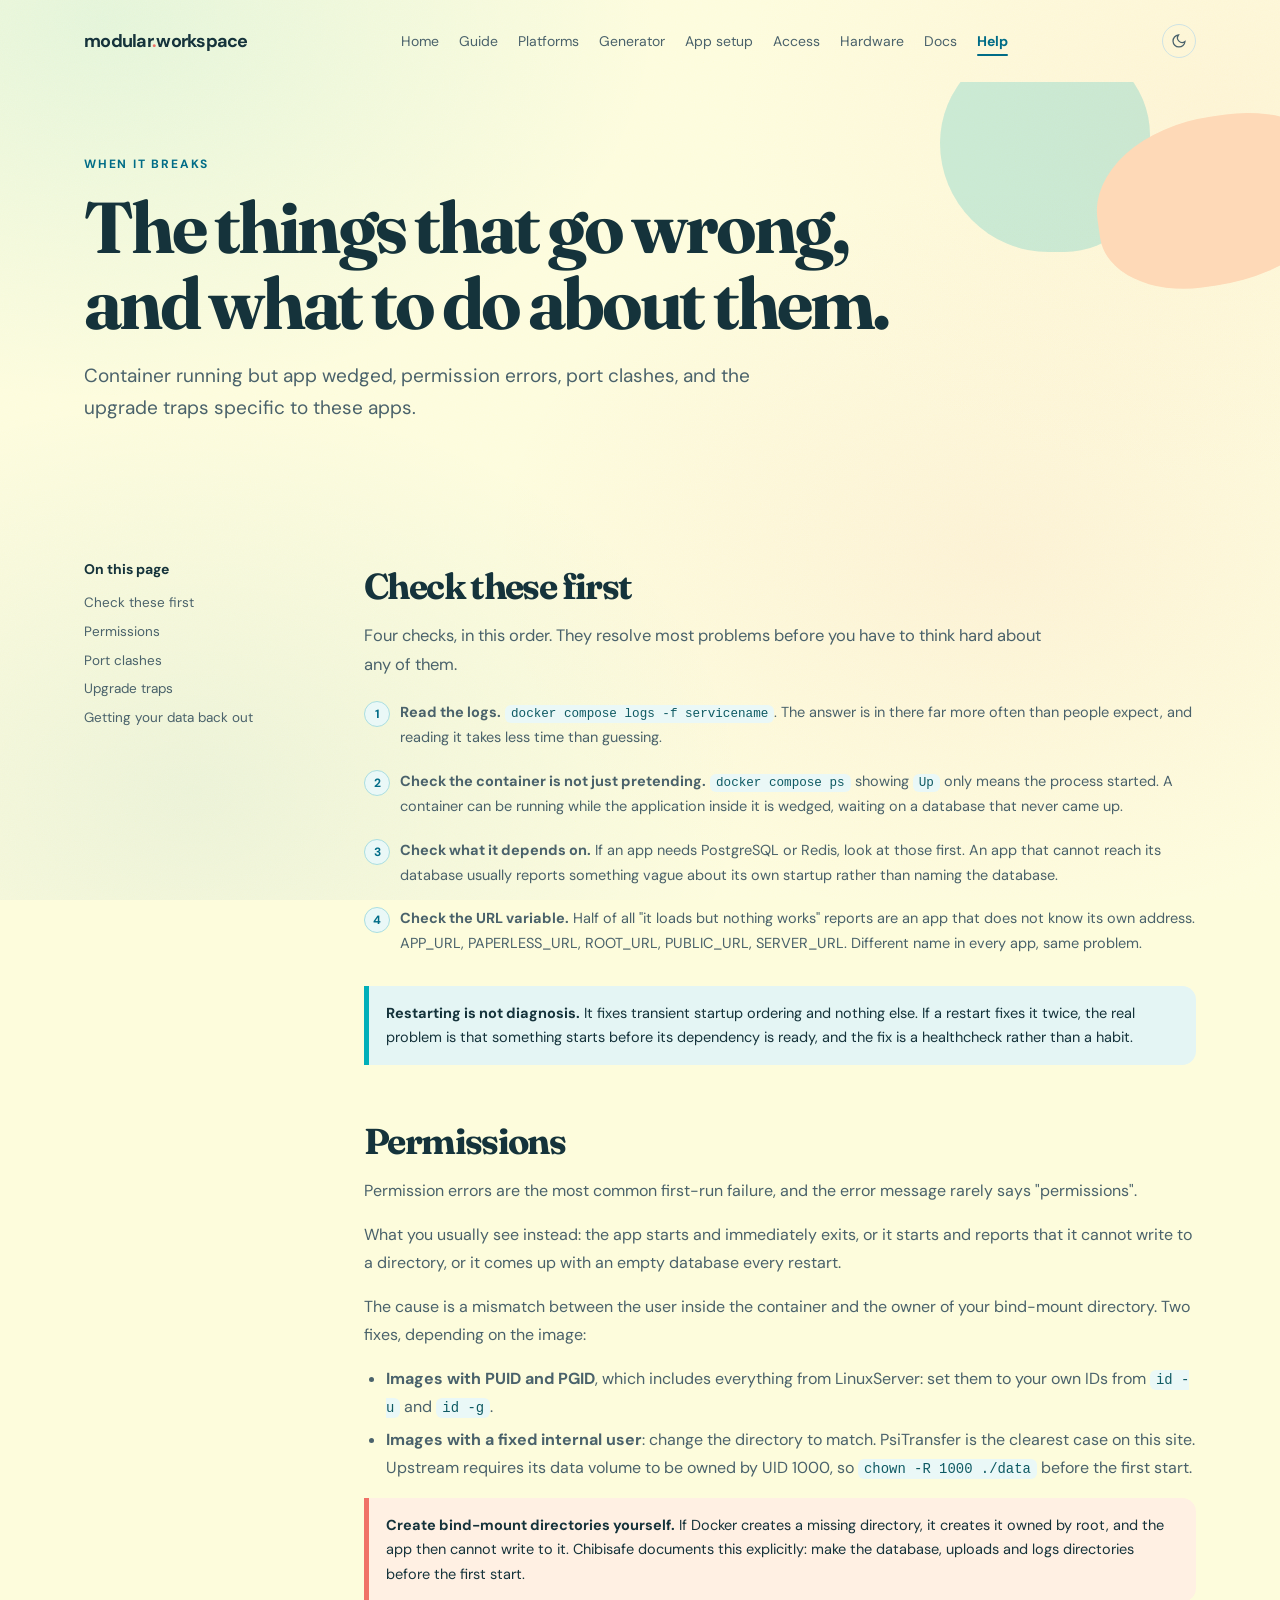
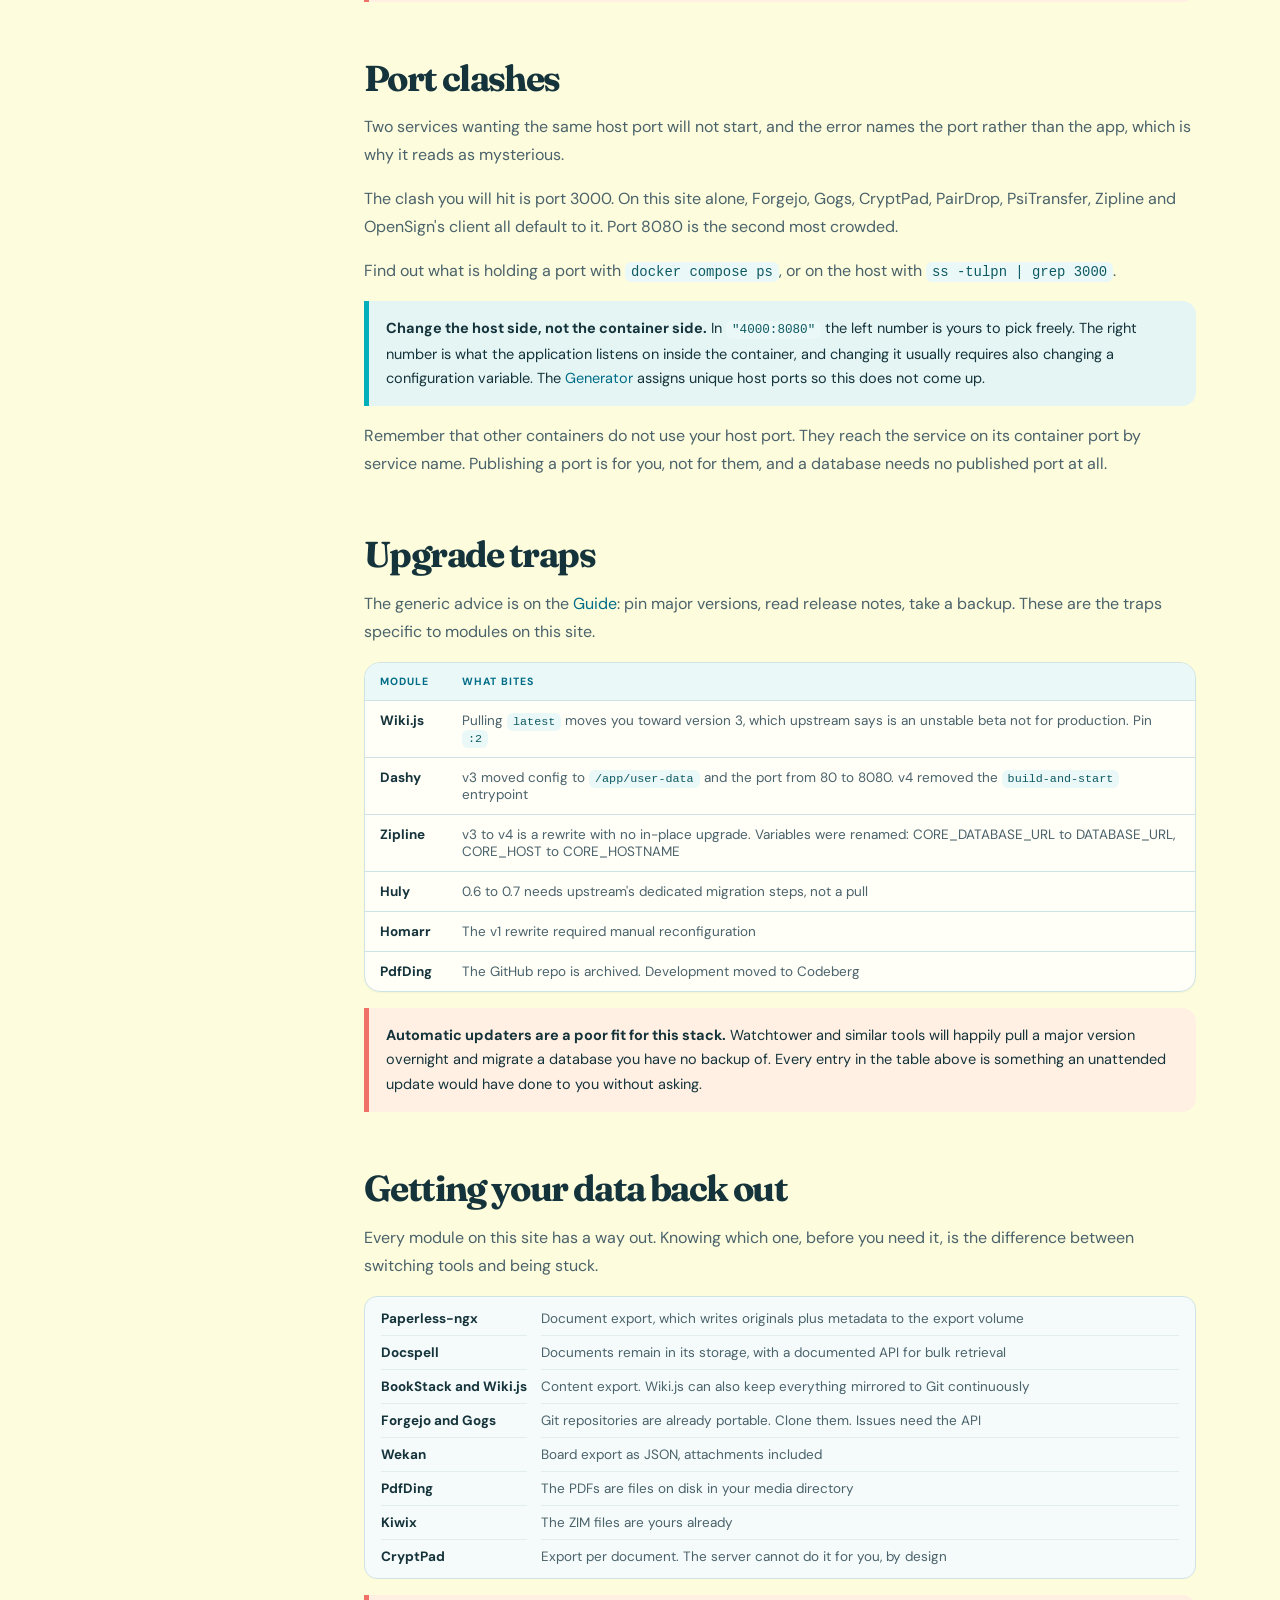
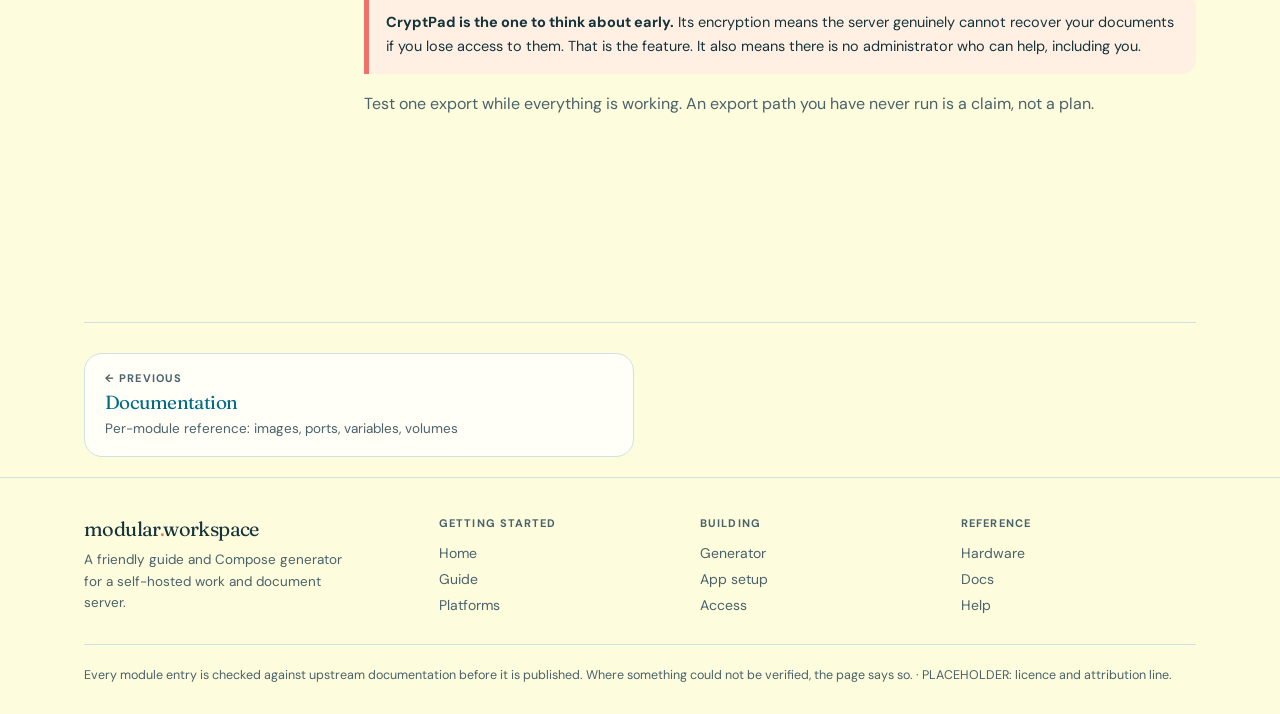
<file: faq.html>
<!doctype html>
<html lang="en">
<head>
<meta charset="utf-8"><meta name="viewport" content="width=device-width,initial-scale=1">
<title>Help · Modular Workspace Server</title>
<meta name="description" content="Container running but app wedged, permission errors, port clashes, and the upgrade traps specific to these apps.">
<link rel="canonical" href="https://USER.github.io/REPO/faq.html">
<meta property="og:type" content="website">
<meta property="og:site_name" content="Modular Workspace Server">
<meta property="og:title" content="Help · Modular Workspace Server">
<meta property="og:description" content="Container running but app wedged, permission errors, port clashes, and the upgrade traps specific to these apps.">
<meta property="og:url" content="https://USER.github.io/REPO/faq.html">
<meta name="twitter:card" content="summary">
<meta name="theme-color" content="#006C87">
<link rel="icon" href="data:image/svg+xml,%3Csvg xmlns='http://www.w3.org/2000/svg' viewBox='0 0 32 32'%3E%3Crect width='32' height='32' rx='8' fill='%23006C87'/%3E%3Ccircle cx='16' cy='16' r='6' fill='%23FDFCDC'/%3E%3Ccircle cx='16' cy='16' r='2.5' fill='%23F07167'/%3E%3C/svg%3E">
<script>
(function(){
  var t;
  try{ t=localStorage.getItem('mws-theme'); }catch(e){}
  if(!t) t = matchMedia('(prefers-color-scheme: dark)').matches ? 'dark' : 'light';
  document.documentElement.setAttribute('data-theme',t);
})();
</script>
<link rel="preconnect" href="https://fonts.googleapis.com">
<link rel="preconnect" href="https://fonts.gstatic.com" crossorigin>
<link rel="stylesheet" href="https://fonts.googleapis.com/css2?family=DM+Sans:wght@400;500;700&family=Fraunces:opsz,wght@9..144,700&display=swap">
<link rel="stylesheet" href="assets/site.css">
</head>
<body>
<a class="skiplink" href="#main">Skip to content</a>
<div class="wrap"><nav><a class="brand" href="index.html">modular<span>.</span>workspace</a><div class="navlinks"><a href="index.html">Home</a><a href="guide.html">Guide</a><a href="platforms.html">Platforms</a><a href="generator.html">Generator</a><a href="setup.html">App setup</a><a href="access.html">Access</a><a href="hardware.html">Hardware</a><a href="documentation.html">Docs</a><a href="faq.html" aria-current="page">Help</a></div><div class="navtools"><button class="themebtn" id="themebtn" aria-label="Switch between light and dark"><svg class="i-moon" viewBox="0 0 24 24"><path d="M21 12.8A9 9 0 1 1 11.2 3a7 7 0 0 0 9.8 9.8z"/></svg><svg class="i-sun" viewBox="0 0 24 24"><circle cx="12" cy="12" r="4"/><path d="M12 2v2M12 20v2M4.9 4.9l1.4 1.4M17.7 17.7l1.4 1.4M2 12h2M20 12h2M4.9 19.1l1.4-1.4M17.7 6.3l1.4-1.4"/></svg></button><button class="navbtn" aria-label="Menu" aria-expanded="false"><span></span><span></span><span></span></button></div></nav></div>
<section class="hero"><div class="wrap"><div class="kicker">When it breaks</div>
<h1>The things that go wrong, and what to do about them.</h1>
<p>Container running but app wedged, permission errors, port clashes, and the upgrade traps specific to these apps.</p></div></section>
<div class="wrap"><div class="layout">
<aside class="toc" id="toc">
<strong>On this page</strong>
<a href="#first">Check these first</a>
<a href="#perms">Permissions</a>
<a href="#ports">Port clashes</a>
<a href="#upgrades">Upgrade traps</a>
<a href="#data">Getting your data back out</a>
</aside>
<main id="main">
<section id="first">
<h2>Check these first</h2>

<p class="lead">Four checks, in this order. They resolve most problems before
you have to think hard about any of them.</p>

<ol class="steps">
<li><strong>Read the logs.</strong>
<code>docker compose logs -f servicename</code>. The answer is in there far
more often than people expect, and reading it takes less time than
guessing.</li>
<li><strong>Check the container is not just pretending.</strong>
<code>docker compose ps</code> showing <code>Up</code> only means the process
started. A container can be running while the application inside it is
wedged, waiting on a database that never came up.</li>
<li><strong>Check what it depends on.</strong> If an app needs PostgreSQL or
Redis, look at those first. An app that cannot reach its database usually
reports something vague about its own startup rather than naming the
database.</li>
<li><strong>Check the URL variable.</strong> Half of all "it loads but
nothing works" reports are an app that does not know its own address.
APP_URL, PAPERLESS_URL, ROOT_URL, PUBLIC_URL, SERVER_URL. Different name in
every app, same problem.</li>
</ol>

<div class="tip"><strong>Restarting is not diagnosis.</strong> It fixes
transient startup ordering and nothing else. If a restart fixes it twice, the
real problem is that something starts before its dependency is ready, and the
fix is a healthcheck rather than a habit.</div>
</section>

<section id="perms">
<h2>Permissions</h2>

<p>Permission errors are the most common first-run failure, and the error
message rarely says "permissions".</p>

<p>What you usually see instead: the app starts and immediately exits, or it
starts and reports that it cannot write to a directory, or it comes up with
an empty database every restart.</p>

<p>The cause is a mismatch between the user inside the container and the
owner of your bind-mount directory. Two fixes, depending on the image:</p>

<ul>
<li><strong>Images with PUID and PGID</strong>, which includes everything from
LinuxServer: set them to your own IDs from <code>id -u</code> and
<code>id -g</code>.</li>
<li><strong>Images with a fixed internal user</strong>: change the directory
to match. PsiTransfer is the clearest case on this site. Upstream requires
its data volume to be owned by UID 1000, so
<code>chown -R 1000 ./data</code> before the first start.</li>
</ul>

<div class="warning"><strong>Create bind-mount directories yourself.</strong>
If Docker creates a missing directory, it creates it owned by root, and the
app then cannot write to it. Chibisafe documents this explicitly: make the
database, uploads and logs directories before the first start.</div>
</section>

<section id="ports">
<h2>Port clashes</h2>

<p>Two services wanting the same host port will not start, and the error
names the port rather than the app, which is why it reads as mysterious.</p>

<p>The clash you will hit is port 3000. On this site alone, Forgejo, Gogs,
CryptPad, PairDrop, PsiTransfer, Zipline and OpenSign's client all default to
it. Port 8080 is the second most crowded.</p>

<p>Find out what is holding a port with <code>docker compose ps</code>, or on
the host with <code>ss -tulpn | grep 3000</code>.</p>

<div class="tip"><strong>Change the host side, not the container
side.</strong> In <code>"4000:8080"</code> the left number is yours to pick
freely. The right number is what the application listens on inside the
container, and changing it usually requires also changing a configuration
variable. The <a href="generator.html">Generator</a> assigns unique host
ports so this does not come up.</div>

<p>Remember that other containers do not use your host port. They reach the
service on its container port by service name. Publishing a port is for you,
not for them, and a database needs no published port at all.</p>
</section>

<section id="upgrades">
<h2>Upgrade traps</h2>

<p>The generic advice is on the <a href="guide.html#updates">Guide</a>: pin
major versions, read release notes, take a backup. These are the traps
specific to modules on this site.</p>

<div class="tbl">
<table>
<thead><tr><th>Module</th><th>What bites</th></tr></thead>
<tbody>
<tr><td>Wiki.js</td><td>Pulling <code>latest</code> moves you toward version 3, which upstream says is an unstable beta not for production. Pin <code>:2</code></td></tr>
<tr><td>Dashy</td><td>v3 moved config to <code>/app/user-data</code> and the port from 80 to 8080. v4 removed the <code>build-and-start</code> entrypoint</td></tr>
<tr><td>Zipline</td><td>v3 to v4 is a rewrite with no in-place upgrade. Variables were renamed: CORE_DATABASE_URL to DATABASE_URL, CORE_HOST to CORE_HOSTNAME</td></tr>
<tr><td>Huly</td><td>0.6 to 0.7 needs upstream's dedicated migration steps, not a pull</td></tr>
<tr><td>Homarr</td><td>The v1 rewrite required manual reconfiguration</td></tr>
<tr><td>PdfDing</td><td>The GitHub repo is archived. Development moved to Codeberg</td></tr>
</tbody>
</table>
</div>

<div class="warning"><strong>Automatic updaters are a poor fit for this
stack.</strong> Watchtower and similar tools will happily pull a major
version overnight and migrate a database you have no backup of. Every entry
in the table above is something an unattended update would have done to you
without asking.</div>
</section>

<section id="data">
<h2>Getting your data back out</h2>

<p>Every module on this site has a way out. Knowing which one, before you
need it, is the difference between switching tools and being stuck.</p>

<div class="fields"><dl>
<dt>Paperless-ngx</dt><dd>Document export, which writes originals plus metadata to the export volume</dd>
<dt>Docspell</dt><dd>Documents remain in its storage, with a documented API for bulk retrieval</dd>
<dt>BookStack and Wiki.js</dt><dd>Content export. Wiki.js can also keep everything mirrored to Git continuously</dd>
<dt>Forgejo and Gogs</dt><dd>Git repositories are already portable. Clone them. Issues need the API</dd>
<dt>Wekan</dt><dd>Board export as JSON, attachments included</dd>
<dt>PdfDing</dt><dd>The PDFs are files on disk in your media directory</dd>
<dt>Kiwix</dt><dd>The ZIM files are yours already</dd>
<dt>CryptPad</dt><dd>Export per document. The server cannot do it for you, by design</dd>
</dl></div>

<div class="warning"><strong>CryptPad is the one to think about
early.</strong> Its encryption means the server genuinely cannot recover your
documents if you lose access to them. That is the feature. It also means
there is no administrator who can help, including you.</div>

<p>Test one export while everything is working. An export path you have never
run is a claim, not a plan.</p>
</section>

</main>
</div></div>
<div class="wrap"><div class="pager">
<a class="prev" href="documentation.html"><span class="dir">← Previous</span><span class="ttl">Documentation</span><span class="sub">Per-module reference: images, ports, variables, volumes</span></a>

</div></div>
<footer class="sitefoot"><div class="wrap">
<div class="footgrid">
<div class="footbrand"><div class="fb">modular<span style="color:var(--coral)">.</span>workspace</div>
<p>A friendly guide and Compose generator for a self-hosted work and document server.</p></div>
<div class="footcol"><b>Getting started</b><a href="index.html">Home</a><a href="guide.html">Guide</a><a href="platforms.html">Platforms</a></div>
<div class="footcol"><b>Building</b><a href="generator.html">Generator</a><a href="setup.html">App setup</a><a href="access.html">Access</a></div>
<div class="footcol"><b>Reference</b><a href="hardware.html">Hardware</a><a href="documentation.html">Docs</a><a href="faq.html">Help</a></div>
</div>
<div class="footbase">Every module entry is checked against upstream documentation before it is published. Where something could not be verified, the page says so. · PLACEHOLDER: licence and attribution line.</div>
</div></footer>
<script src="assets/site.js"></script>
</body></html>
</file>
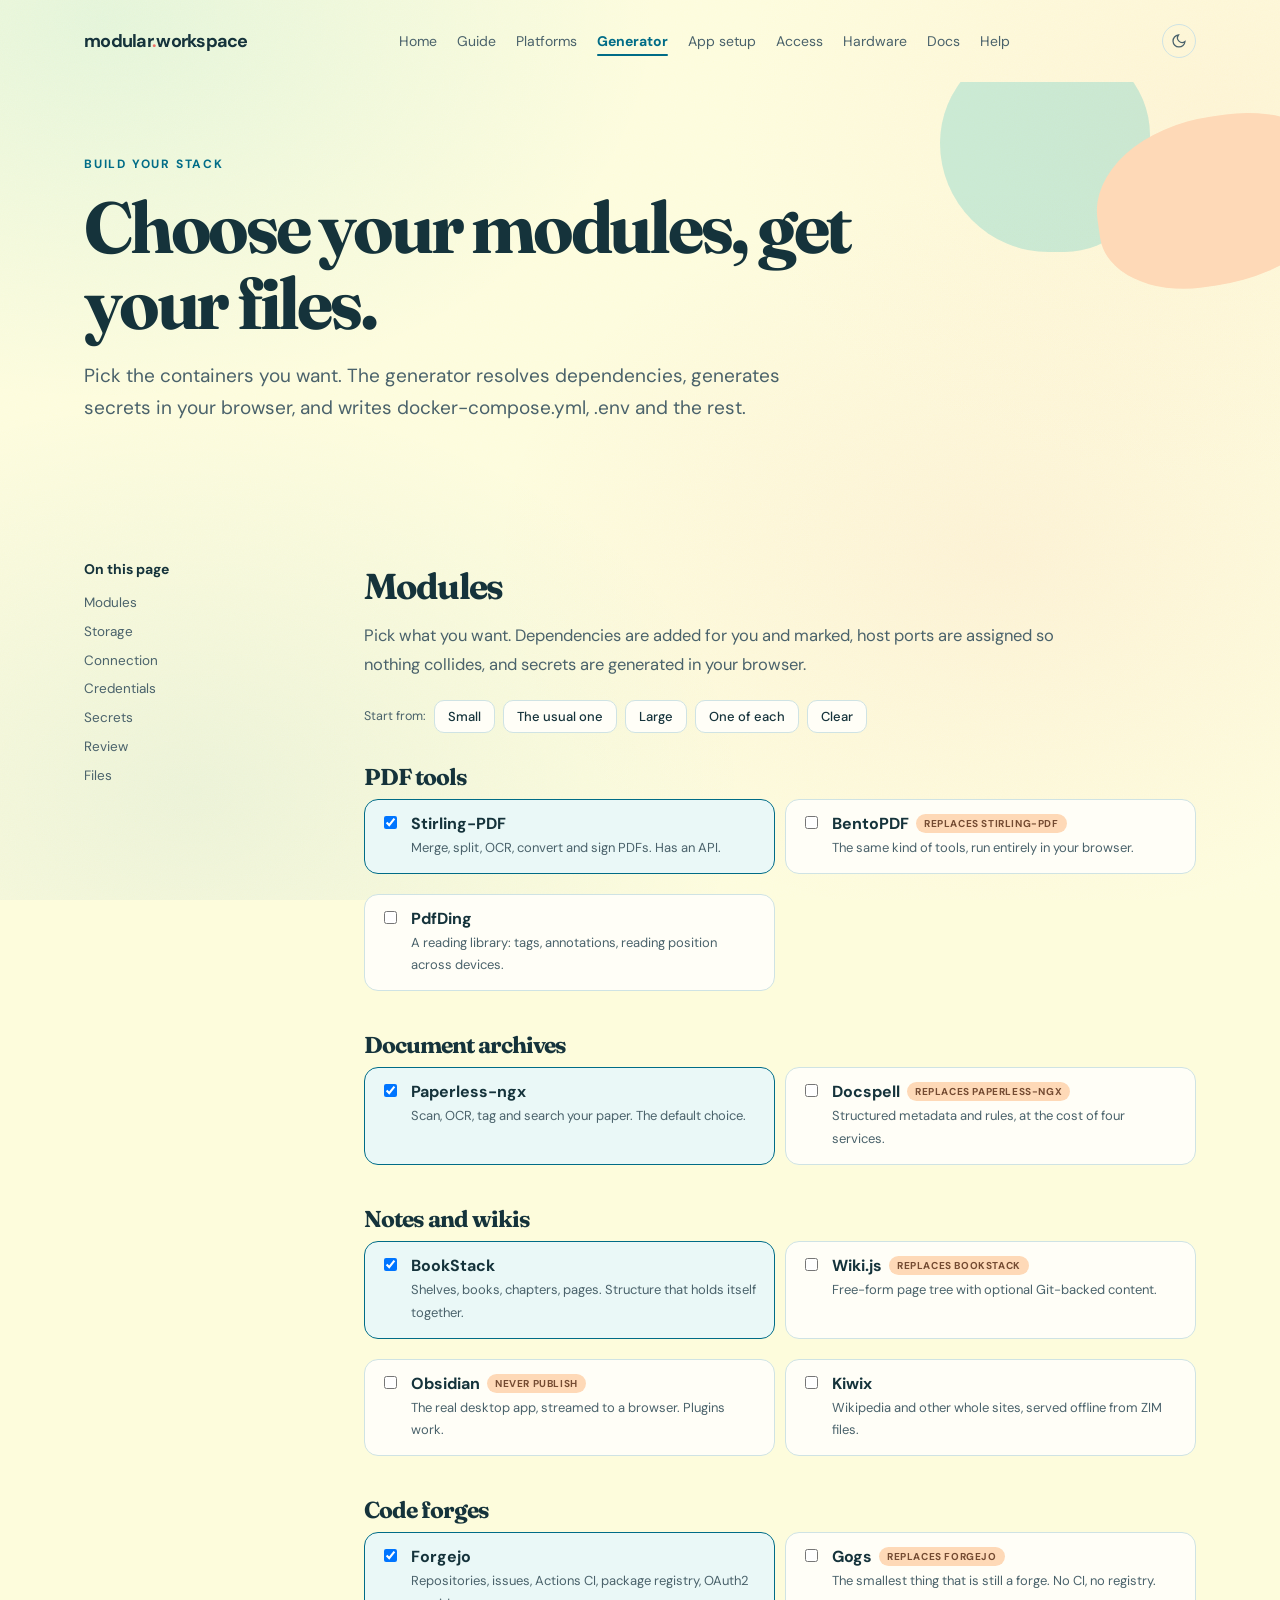
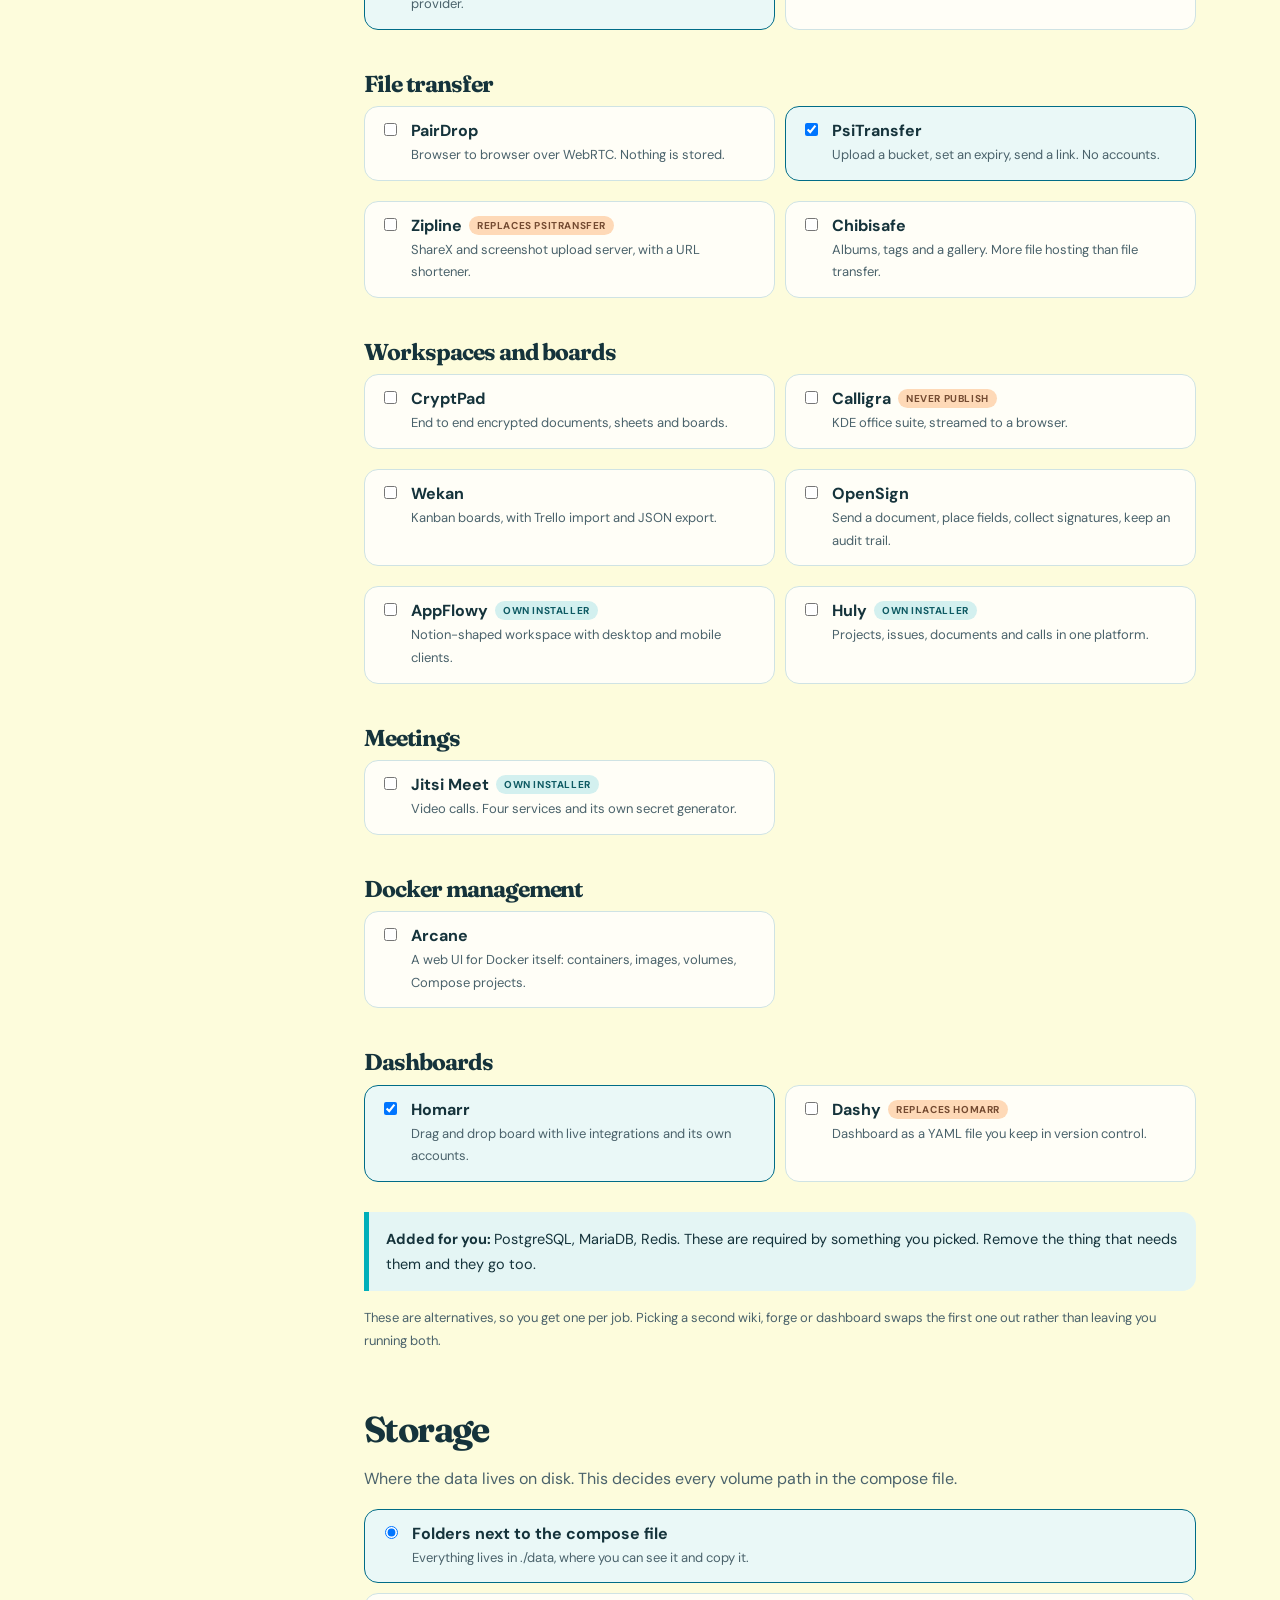
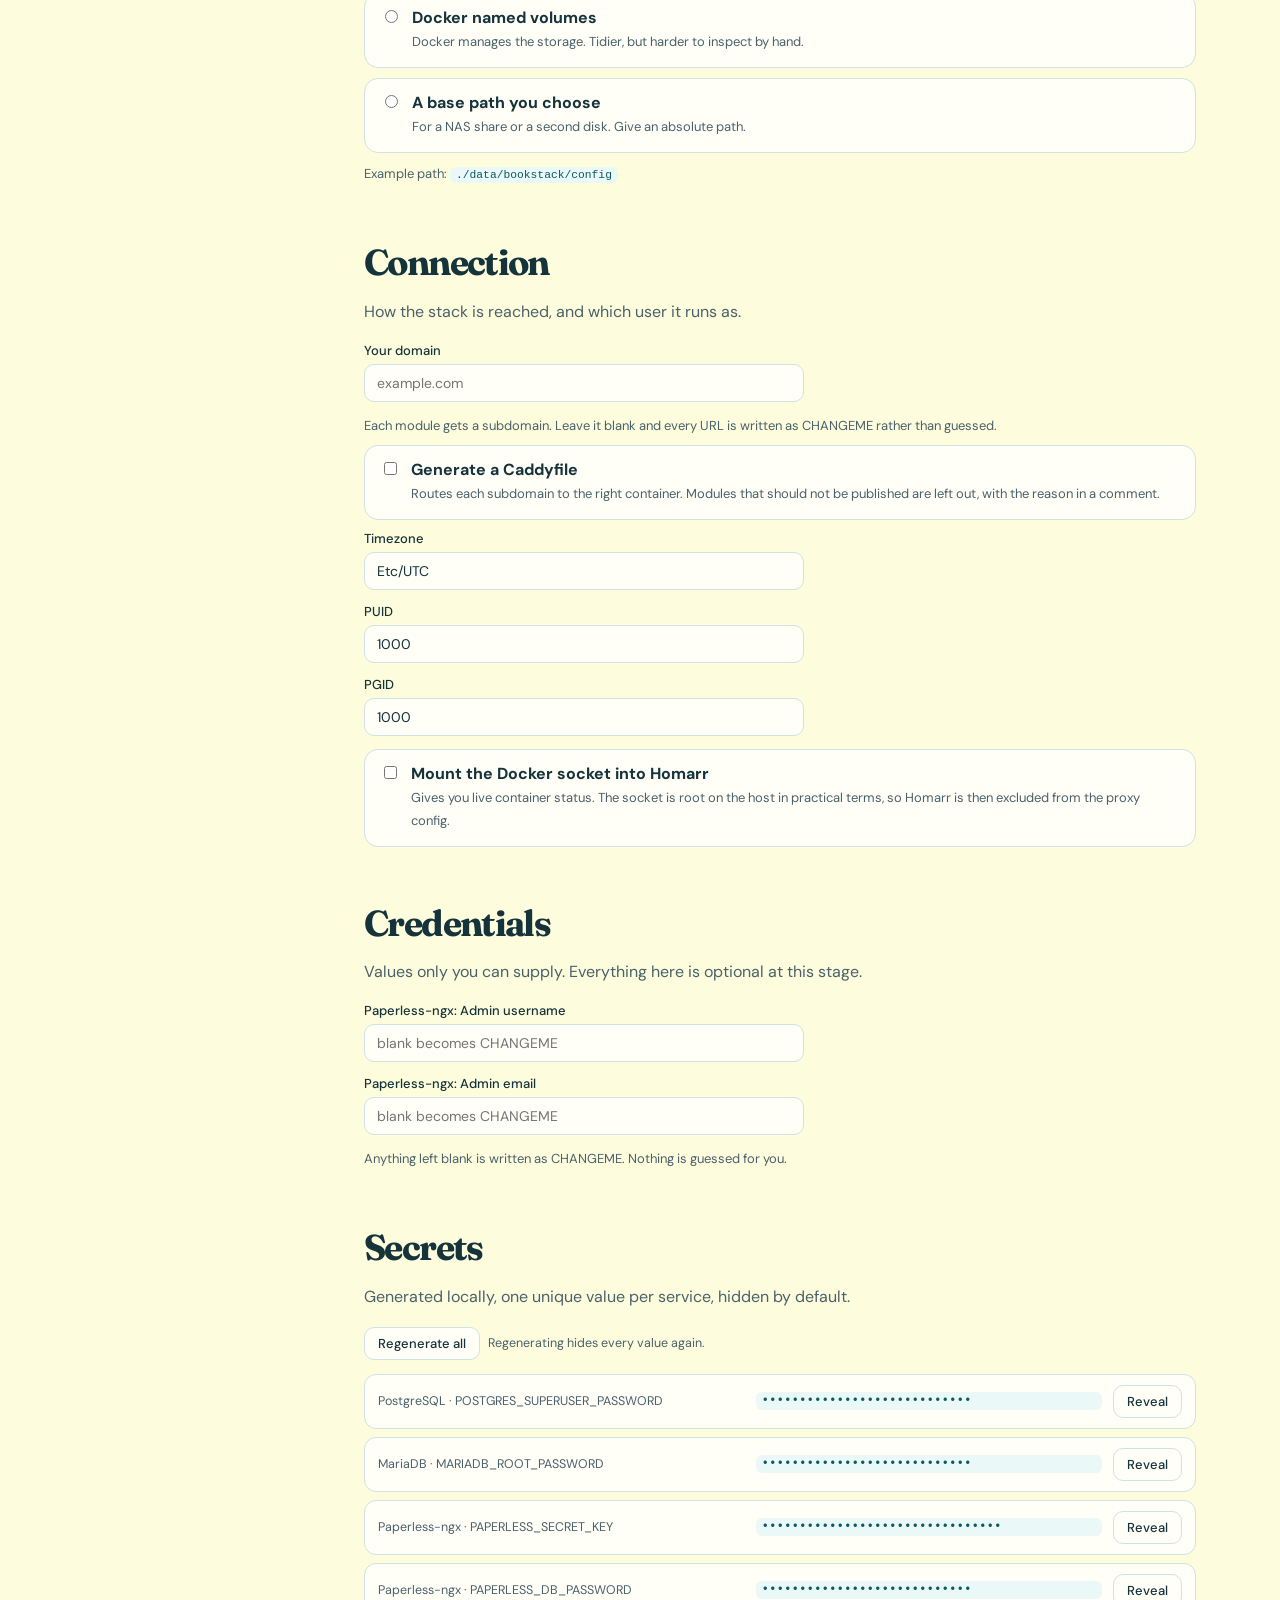
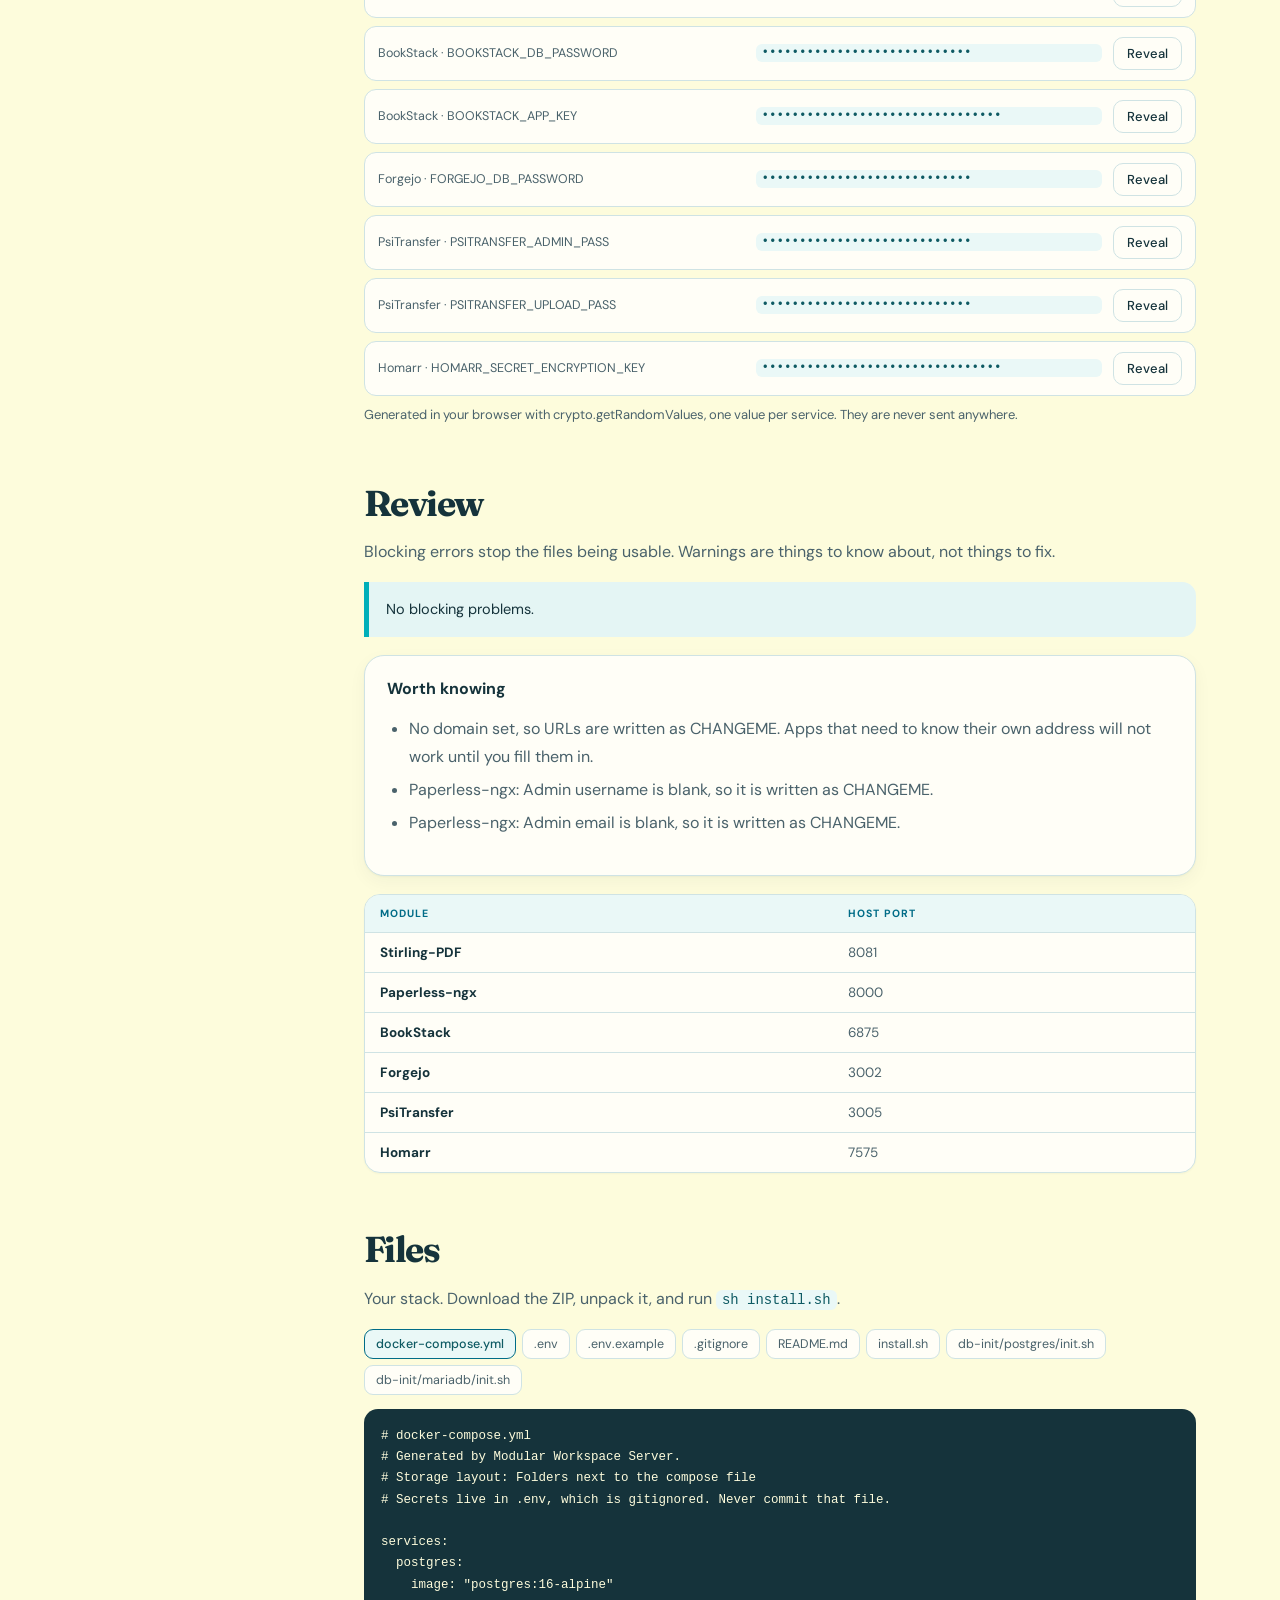
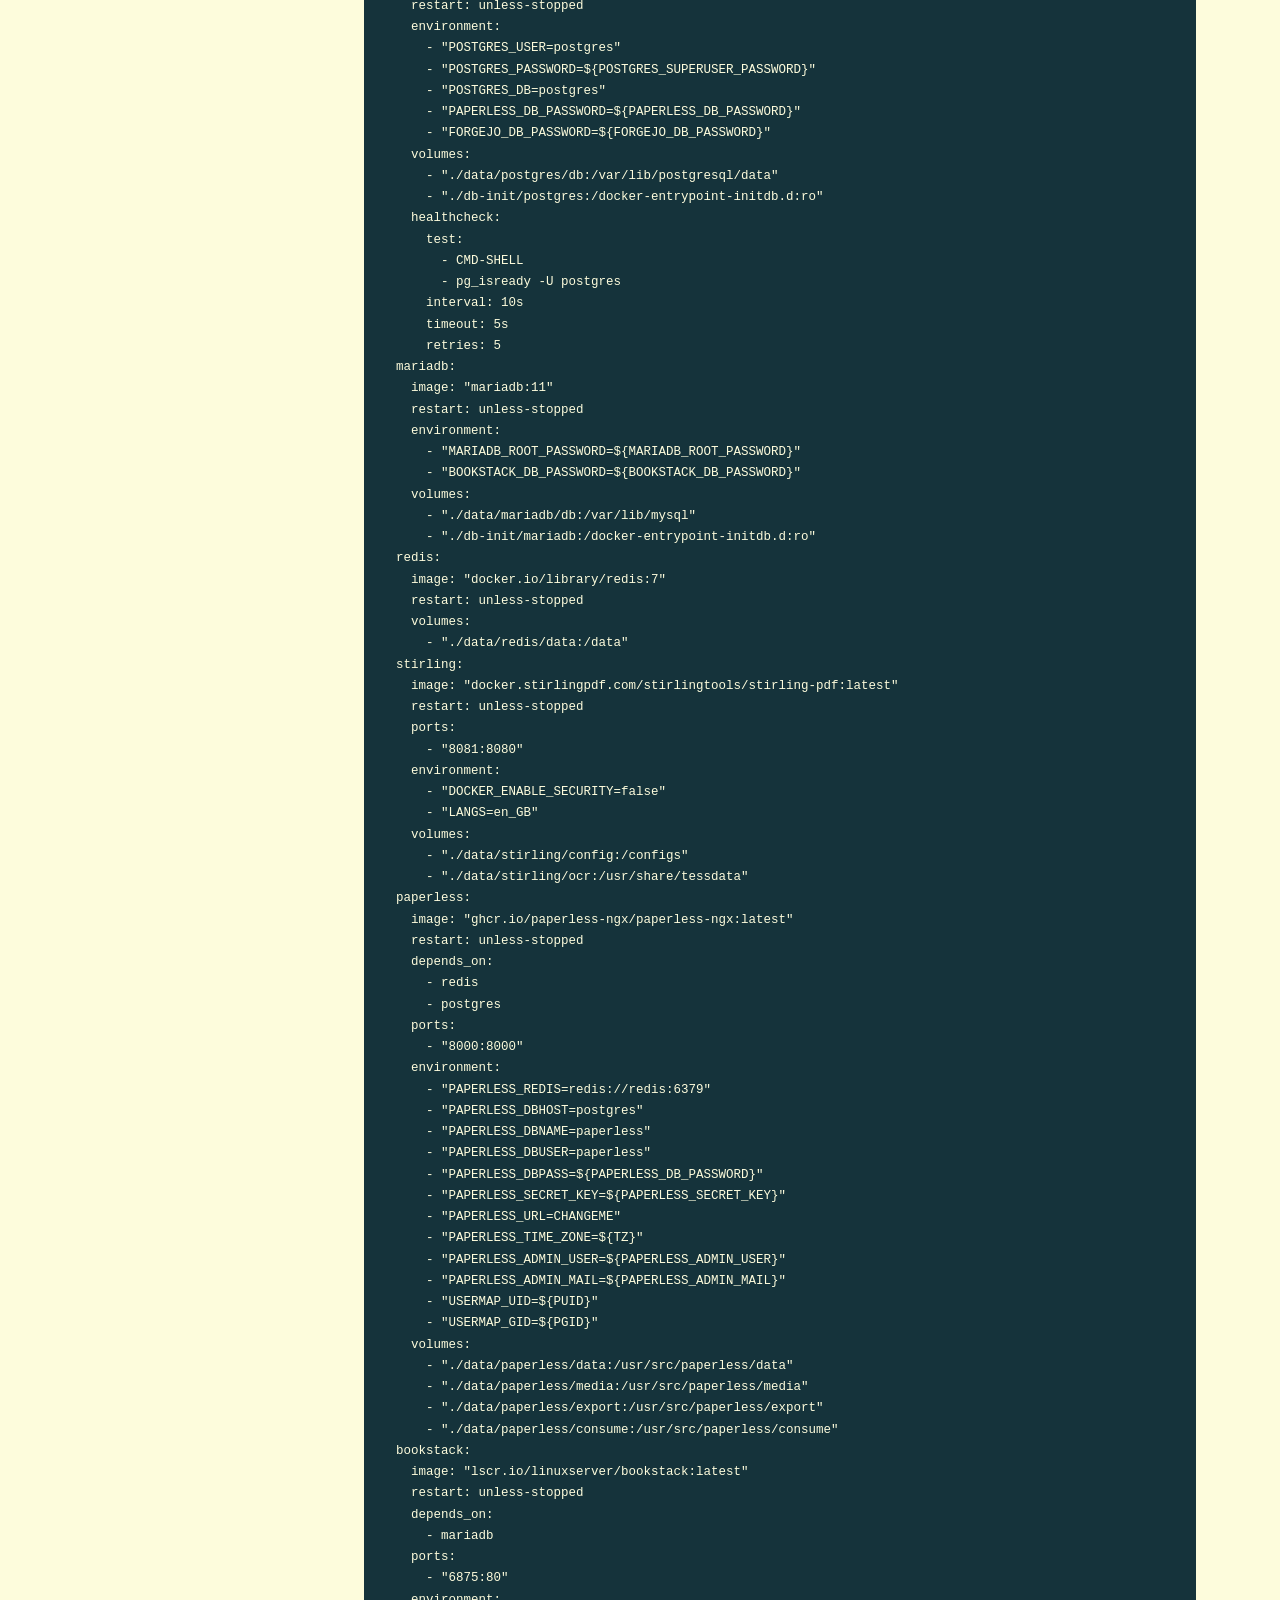
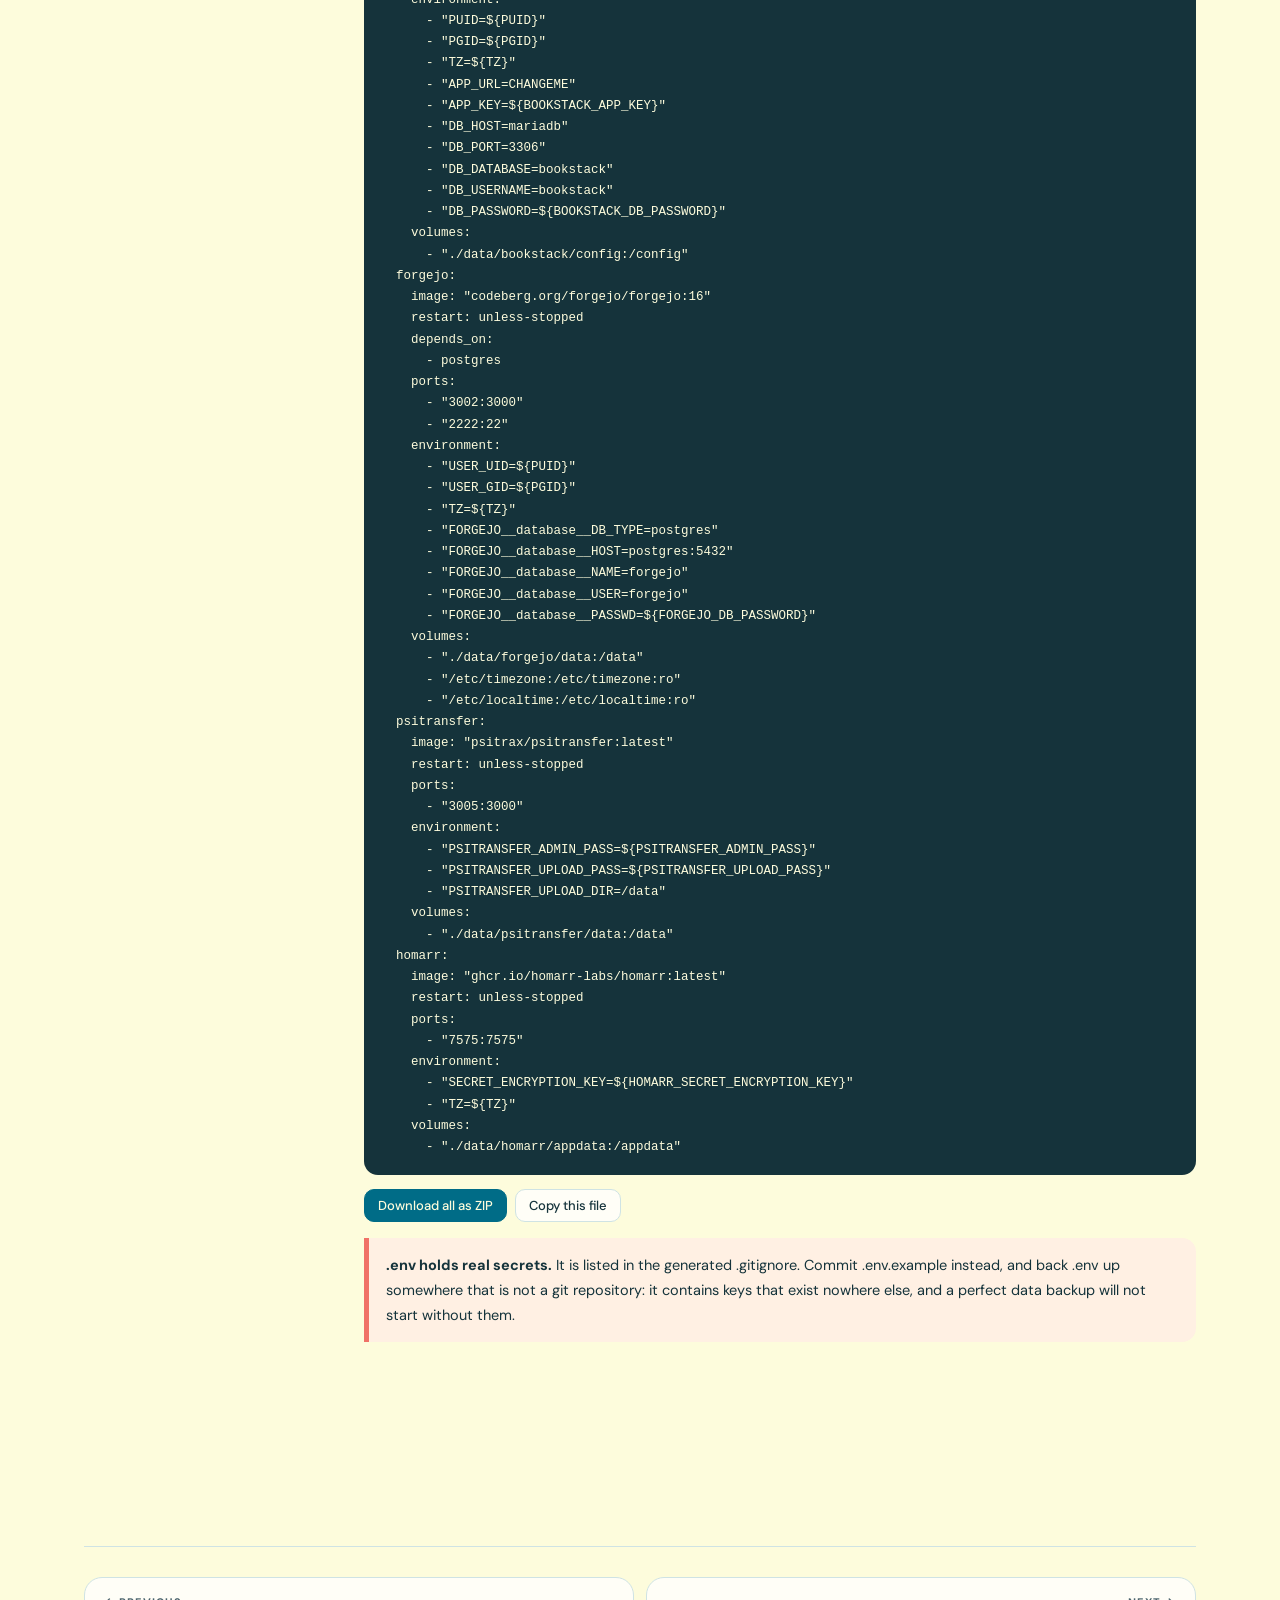
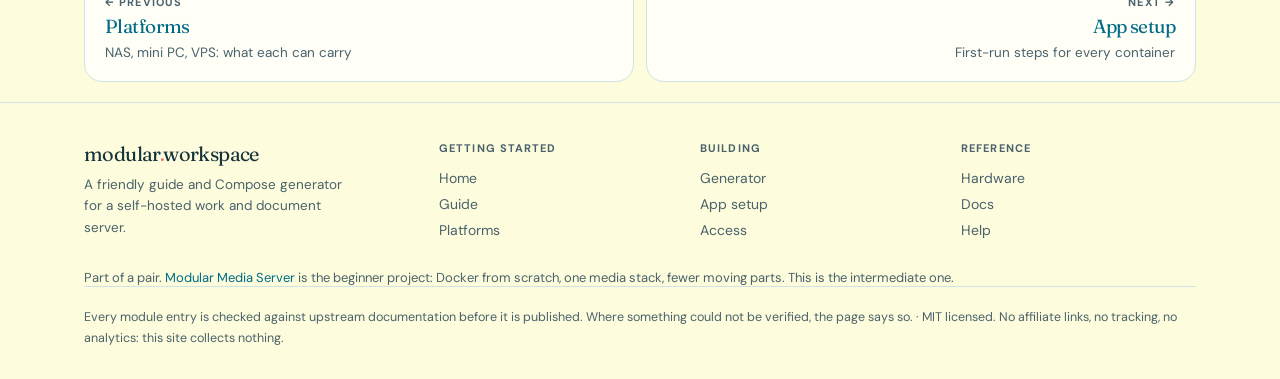
<file: generator.html>
<!doctype html>
<html lang="en">
<head>
<meta charset="utf-8"><meta name="viewport" content="width=device-width,initial-scale=1">
<title>Compose generator · Modular Workspace Server</title>
<meta name="description" content="Pick the containers you want. The generator resolves dependencies, generates secrets in your browser, and writes docker-compose.yml, .env and the rest.">
<link rel="canonical" href="https://USER.github.io/REPO/generator.html">
<meta property="og:type" content="website">
<meta property="og:site_name" content="Modular Workspace Server">
<meta property="og:title" content="Compose generator · Modular Workspace Server">
<meta property="og:description" content="Pick the containers you want. The generator resolves dependencies, generates secrets in your browser, and writes docker-compose.yml, .env and the rest.">
<meta property="og:url" content="https://USER.github.io/REPO/generator.html">
<meta name="twitter:card" content="summary">
<meta name="theme-color" content="#006C87">
<link rel="icon" href="data:image/svg+xml,%3Csvg xmlns='http://www.w3.org/2000/svg' viewBox='0 0 32 32'%3E%3Crect width='32' height='32' rx='8' fill='%23006C87'/%3E%3Ccircle cx='16' cy='16' r='6' fill='%23FDFCDC'/%3E%3Ccircle cx='16' cy='16' r='2.5' fill='%23F07167'/%3E%3C/svg%3E">
<script>
(function(){
  var t;
  try{ t=localStorage.getItem('mws-theme'); }catch(e){}
  if(!t) t = matchMedia('(prefers-color-scheme: dark)').matches ? 'dark' : 'light';
  document.documentElement.setAttribute('data-theme',t);
})();
</script>
<link rel="preconnect" href="https://fonts.googleapis.com">
<link rel="preconnect" href="https://fonts.gstatic.com" crossorigin>
<link rel="stylesheet" href="https://fonts.googleapis.com/css2?family=DM+Sans:wght@400;500;700&family=Fraunces:opsz,wght@9..144,700&display=swap">
<link rel="stylesheet" href="assets/site.css">
</head>
<body>
<a class="skiplink" href="#main">Skip to content</a>
<div class="wrap"><nav><a class="brand" href="index.html">modular<span>.</span>workspace</a><div class="navlinks"><a href="index.html">Home</a><a href="guide.html">Guide</a><a href="platforms.html">Platforms</a><a href="generator.html" aria-current="page">Generator</a><a href="setup.html">App setup</a><a href="access.html">Access</a><a href="hardware.html">Hardware</a><a href="documentation.html">Docs</a><a href="faq.html">Help</a></div><div class="navtools"><button class="themebtn" id="themebtn" aria-label="Switch between light and dark"><svg class="i-moon" viewBox="0 0 24 24"><path d="M21 12.8A9 9 0 1 1 11.2 3a7 7 0 0 0 9.8 9.8z"/></svg><svg class="i-sun" viewBox="0 0 24 24"><circle cx="12" cy="12" r="4"/><path d="M12 2v2M12 20v2M4.9 4.9l1.4 1.4M17.7 17.7l1.4 1.4M2 12h2M20 12h2M4.9 19.1l1.4-1.4M17.7 6.3l1.4-1.4"/></svg></button><button class="navbtn" aria-label="Menu" aria-expanded="false"><span></span><span></span><span></span></button></div></nav></div>
<section class="hero"><div class="wrap"><div class="kicker">Build your stack</div>
<h1>Choose your modules, get your files.</h1>
<p>Pick the containers you want. The generator resolves dependencies, generates secrets in your browser, and writes docker-compose.yml, .env and the rest.</p></div></section>
<div class="wrap"><div class="layout">
<aside class="toc" id="toc">
<strong>On this page</strong>
<a href="#modules">Modules</a>
<a href="#storage">Storage</a>
<a href="#connection">Connection</a>
<a href="#credentials">Credentials</a>
<a href="#secrets">Secrets</a>
<a href="#review">Review</a>
<a href="#files">Files</a>
</aside>
<main id="main">
<section id="modules">
<h2>Modules</h2>

<p class="lead">Pick what you want. Dependencies are added for you and marked,
host ports are assigned so nothing collides, and secrets are generated in your
browser.</p>
<noscript><div class="warning">This page needs JavaScript. Everything runs
locally in your browser; nothing is sent anywhere.</div></noscript>
<div id="gen-modules"></div>
</section>

<section id="storage">
<h2>Storage</h2>

<p>Where the data lives on disk. This decides every volume path in the compose
file.</p>
<div id="gen-storage"></div>
</section>

<section id="connection">
<h2>Connection</h2>

<p>How the stack is reached, and which user it runs as.</p>
<div id="gen-connection"></div>
</section>

<section id="credentials">
<h2>Credentials</h2>

<p>Values only you can supply. Everything here is optional at this stage.</p>
<div id="gen-credentials"></div>
</section>

<section id="secrets">
<h2>Secrets</h2>

<p>Generated locally, one unique value per service, hidden by default.</p>
<div id="gen-secrets"></div>
</section>

<section id="review">
<h2>Review</h2>

<p>Blocking errors stop the files being usable. Warnings are things to know
about, not things to fix.</p>
<div id="gen-review"></div>
</section>

<section id="files">
<h2>Files</h2>

<p>Your stack. Download the ZIP, unpack it, and run <code>sh install.sh</code>.</p>
<div id="gen-files"></div>
<div class="warning"><strong>.env holds real secrets.</strong> It is listed in
the generated .gitignore. Commit .env.example instead, and back .env up
somewhere that is not a git repository: it contains keys that exist nowhere
else, and a perfect data backup will not start without them.</div>
</section>

</main>
</div></div>
<div class="wrap"><div class="pager">
<a class="prev" href="platforms.html"><span class="dir">← Previous</span><span class="ttl">Platforms</span><span class="sub">NAS, mini PC, VPS: what each can carry</span></a>
<a class="next" href="setup.html"><span class="dir">Next →</span><span class="ttl">App setup</span><span class="sub">First-run steps for every container</span></a>
</div></div>
<script>
/* ==MWS-CORE-START==
   Pure logic for the Modular Workspace Server compose generator.
   No DOM access in this block. tests/validate.js extracts everything between
   the START and END markers and runs it in Node, so nothing here may touch
   window, document or localStorage. */

var CORE = (function () {
  'use strict';

  /* ---------- small helpers ---------- */

  function rand(n) {
    var a = new Uint8Array(n);
    (typeof crypto !== 'undefined' ? crypto : globalThis.crypto).getRandomValues(a);
    return a;
  }
  function hex(n) {
    return Array.prototype.map.call(rand(n), function (b) {
      return ('0' + b.toString(16)).slice(-2);
    }).join('');
  }
  function b64(bytes) {
    var s = '', i;
    for (i = 0; i < bytes.length; i++) s += String.fromCharCode(bytes[i]);
    if (typeof btoa === 'function') return btoa(s);
    return Buffer.from(bytes).toString('base64');
  }
  var ALNUM = 'ABCDEFGHIJKLMNOPQRSTUVWXYZabcdefghijklmnopqrstuvwxyz0123456789';
  function alnum(n) {
    var a = rand(n), s = '', i;
    for (i = 0; i < n; i++) s += ALNUM[a[i] % ALNUM.length];
    return s;
  }

  // Every secret kind is backed by crypto.getRandomValues. Lengths are set by
  // what the receiving application actually requires, not by taste.
  var SECRET_KINDS = {
    hex32: function () { return hex(16); },        // 32 hex chars
    hex64: function () { return hex(32); },        // 64 hex chars - Homarr requires exactly this
    pass: function () { return alnum(28); },       // database passwords
    long48: function () { return alnum(48); },     // Zipline rejects under 32
    appkey: function () { return 'base64:' + b64(rand(32)); }, // BookStack format
    master12: function () { return alnum(12); }    // OpenSign documents 12 chars
  };

  function makeSecret(kind) {
    var f = SECRET_KINDS[kind];
    if (!f) throw new Error('unknown secret kind: ' + kind);
    return f();
  }

  /* ---------- YAML emitter ----------
     Emits the small subset we need: nested maps, lists of scalars, scalars.
     Built from objects rather than string concatenation so indentation cannot
     drift, and so the test suite can parse the result back. */

  function needsQuote(s) {
    if (s === '') return true;
    if (/^[-?:,\[\]{}#&*!|>'"%@`]/.test(s)) return true;
    if (/:\s/.test(s) || /\s#/.test(s)) return true;
    if (/^(true|false|null|yes|no|on|off|~)$/i.test(s)) return true;
    if (/^[\d.+-]+$/.test(s)) return true;
    if (/[:{}\[\],&*#?|<>=!%@`"']/.test(s)) return true;
    return false;
  }
  function scalar(v) {
    if (typeof v === 'boolean' || typeof v === 'number') return String(v);
    var s = String(v);
    return needsQuote(s) ? '"' + s.replace(/\\/g, '\\\\').replace(/"/g, '\\"') + '"' : s;
  }
  function emit(obj, indent) {
    var pad = '  '.repeat(indent), out = '';
    Object.keys(obj).forEach(function (k) {
      var v = obj[k];
      if (v === undefined || v === null) return;
      if (Array.isArray(v)) {
        if (!v.length) return;
        out += pad + k + ':\n';
        v.forEach(function (item) {
          if (item && typeof item === 'object') {
            var inner = emit(item, indent + 2).replace(/^ {2}/, '- ');
            out += pad + '  ' + inner.slice(pad.length + 2);
          } else {
            out += pad + '  - ' + scalar(item) + '\n';
          }
        });
      } else if (typeof v === 'object') {
        if (!Object.keys(v).length) return;
        out += pad + k + ':\n' + emit(v, indent + 1);
      } else {
        out += pad + k + ': ' + scalar(v) + '\n';
      }
    });
    return out;
  }
  function toYaml(obj) { return emit(obj, 0); }

  /* ---------- storage layouts ---------- */

  var LAYOUTS = {
    bind: {
      label: 'Folders next to the compose file',
      note: 'Everything lives in ./data, where you can see it and copy it.',
      path: function (mod, sub, st) { return './data/' + mod + (sub ? '/' + sub : ''); },
      named: false
    },
    named: {
      label: 'Docker named volumes',
      note: 'Docker manages the storage. Tidier, but harder to inspect by hand.',
      path: function (mod, sub) { return mod + (sub ? '-' + sub : '') + '-data'; },
      named: true
    },
    custom: {
      label: 'A base path you choose',
      note: 'For a NAS share or a second disk. Give an absolute path.',
      path: function (mod, sub, st) {
        var base = (st.basePath || '').replace(/\/+$/, '') || '/srv/workspace';
        return base + '/' + mod + (sub ? '/' + sub : '');
      },
      named: false
    }
  };

  /* ---------- module registry ---------- */
  // job      - two selected modules sharing a job get an overlap warning
  // deploy   - 'service' generates compose, 'upstream' does not (see below)
  // requires - module ids added automatically, and removed again when nothing needs them

  function envList(o) {
    return Object.keys(o).map(function (k) { return k + '=' + o[k]; });
  }

  var MODULES = [

    /* --- shared support services, auto-added --- */
    {
      id: 'postgres', name: 'PostgreSQL', cat: 'Support', job: 'db-postgres',
      support: true, deploy: 'service', image: 'postgres:16-alpine', port: 5432,
      desc: 'Database. Added automatically by anything that needs it.',
      secrets: [{ key: 'POSTGRES_SUPERUSER_PASSWORD', kind: 'pass' }],
      compose: function (ctx) {
        return {
          postgres: {
            image: this.image,
            restart: 'unless-stopped',
            environment: envList({
              POSTGRES_USER: 'postgres',
              POSTGRES_PASSWORD: '${POSTGRES_SUPERUSER_PASSWORD}',
              POSTGRES_DB: 'postgres'
            }).concat(ctx.dbSecretEnv('postgres')),
            volumes: [ctx.vol('postgres', 'db') + ':/var/lib/postgresql/data',
                      './db-init/postgres:/docker-entrypoint-initdb.d:ro'],
            healthcheck: {
              test: ['CMD-SHELL', 'pg_isready -U postgres'],
              interval: '10s', timeout: '5s', retries: 5
            }
          }
        };
      }
    },
    {
      id: 'mariadb', name: 'MariaDB', cat: 'Support', job: 'db-mysql',
      support: true, deploy: 'service', image: 'mariadb:11', port: 3306,
      desc: 'Database for BookStack. Added automatically.',
      secrets: [{ key: 'MARIADB_ROOT_PASSWORD', kind: 'pass' }],
      compose: function (ctx) {
        return {
          mariadb: {
            image: this.image,
            restart: 'unless-stopped',
            environment: envList({ MARIADB_ROOT_PASSWORD: '${MARIADB_ROOT_PASSWORD}' })
              .concat(ctx.dbSecretEnv('mariadb')),
            volumes: [ctx.vol('mariadb', 'db') + ':/var/lib/mysql',
                      './db-init/mariadb:/docker-entrypoint-initdb.d:ro']
          }
        };
      }
    },
    {
      id: 'mongo', name: 'MongoDB', cat: 'Support', job: 'db-mongo',
      support: true, deploy: 'service', image: 'mongo:7', port: 27017,
      desc: 'Database for Wekan and OpenSign. Added automatically.',
      notes: ['Wekan pins its supported MongoDB version per release. If Wekan will not start, check the version against the project wiki before anything else.'],
      compose: function (ctx) {
        return {
          mongo: {
            image: this.image,
            restart: 'unless-stopped',
            volumes: [ctx.vol('mongo', 'db') + ':/data/db']
          }
        };
      }
    },
    {
      id: 'redis', name: 'Redis', cat: 'Support', job: 'cache',
      support: true, deploy: 'service', image: 'docker.io/library/redis:7', port: 6379,
      desc: 'Task broker for Paperless-ngx. Added automatically.',
      compose: function (ctx) {
        return {
          redis: {
            image: this.image,
            restart: 'unless-stopped',
            volumes: [ctx.vol('redis', 'data') + ':/data']
          }
        };
      }
    },
    {
      id: 'solr', name: 'Apache Solr', cat: 'Support', job: 'search',
      support: true, deploy: 'service', image: 'solr:9', port: 8983,
      desc: 'Full-text index for Docspell. Added automatically.',
      notes: ['Solr is the heaviest support service here. It is the main reason Docspell needs more memory than Paperless-ngx.'],
      compose: function (ctx) {
        return {
          solr: {
            image: this.image,
            restart: 'unless-stopped',
            volumes: [ctx.vol('solr', 'data') + ':/var/solr'],
            command: ['solr-precreate', 'docspell']
          }
        };
      }
    },

    /* --- PDF tools --- */
    {
      id: 'stirling', name: 'Stirling-PDF', cat: 'PDF tools', job: 'pdf-tools',
      deploy: 'service', image: 'docker.stirlingpdf.com/stirlingtools/stirling-pdf:latest',
      port: 8080, host: 8081,
      desc: 'Merge, split, OCR, convert and sign PDFs. Has an API.',
      notes: ['Single sign-on is in the paid tier. To put Stirling behind a login without paying, use a forward-auth gateway.'],
      compose: function (ctx) {
        return {
          stirling: {
            image: this.image,
            restart: 'unless-stopped',
            ports: [ctx.hostPort(this) + ':' + this.port],
            environment: envList({ DOCKER_ENABLE_SECURITY: 'false', LANGS: 'en_GB' }),
            volumes: [ctx.vol('stirling', 'config') + ':/configs',
                      ctx.vol('stirling', 'ocr') + ':/usr/share/tessdata']
          }
        };
      }
    },
    {
      id: 'bentopdf', name: 'BentoPDF', cat: 'PDF tools', job: 'pdf-tools',
      deploy: 'service', image: 'ghcr.io/alam00000/bentopdf-simple:latest',
      port: 8080, host: 8082,
      desc: 'The same kind of tools, run entirely in your browser.',
      notes: ['Nothing is processed or stored server-side, so there are no volumes and no API.'],
      compose: function (ctx) {
        return {
          bentopdf: {
            image: this.image,
            restart: 'unless-stopped',
            ports: [ctx.hostPort(this) + ':' + this.port]
          }
        };
      }
    },
    {
      id: 'pdfding', name: 'PdfDing', cat: 'PDF tools', job: 'pdf-library',
      deploy: 'service', image: 'mrmn/pdfding:latest', port: 8000, host: 8083,
      desc: 'A reading library: tags, annotations, reading position across devices.',
      secrets: [{ key: 'PDFDING_SECRET_KEY', kind: 'hex64' }],
      notes: ['Development moved from GitHub to Codeberg. The GitHub repository is archived.'],
      compose: function (ctx) {
        return {
          pdfding: {
            image: this.image,
            restart: 'unless-stopped',
            ports: [ctx.hostPort(this) + ':' + this.port],
            environment: envList({
              HOST_NAME: ctx.hostFor('pdfding'),
              SECRET_KEY: '${PDFDING_SECRET_KEY}',
              DEFAULT_THEME: 'dark'
            }),
            volumes: [ctx.vol('pdfding', 'media') + ':/home/nonroot/pdfding/media',
                      ctx.vol('pdfding', 'db') + ':/home/nonroot/pdfding/db']
          }
        };
      }
    },

    /* --- document archives --- */
    {
      id: 'paperless', name: 'Paperless-ngx', cat: 'Document archives', job: 'archive',
      deploy: 'service', image: 'ghcr.io/paperless-ngx/paperless-ngx:latest',
      port: 8000, host: 8000, requires: ['redis', 'postgres'],
      desc: 'Scan, OCR, tag and search your paper. The default choice.',
      db: { engine: 'postgres', name: 'paperless', user: 'paperless', secret: 'PAPERLESS_DB_PASSWORD' },
      secrets: [{ key: 'PAPERLESS_SECRET_KEY', kind: 'hex64' },
                { key: 'PAPERLESS_DB_PASSWORD', kind: 'pass' }],
      fields: [{ key: 'PAPERLESS_ADMIN_USER', label: 'Admin username', def: '' },
               { key: 'PAPERLESS_ADMIN_MAIL', label: 'Admin email', def: '' }],
      notes: ['The consume directory is the one to plan for. Point it at a share your scanner can already write to.'],
      compose: function (ctx) {
        return {
          paperless: {
            image: this.image,
            restart: 'unless-stopped',
            depends_on: ['redis', 'postgres'],
            ports: [ctx.hostPort(this) + ':' + this.port],
            environment: envList({
              PAPERLESS_REDIS: 'redis://redis:6379',
              PAPERLESS_DBHOST: 'postgres',
              PAPERLESS_DBNAME: 'paperless',
              PAPERLESS_DBUSER: 'paperless',
              PAPERLESS_DBPASS: '${PAPERLESS_DB_PASSWORD}',
              PAPERLESS_SECRET_KEY: '${PAPERLESS_SECRET_KEY}',
              PAPERLESS_URL: ctx.urlFor('paperless'),
              PAPERLESS_TIME_ZONE: '${TZ}',
              PAPERLESS_ADMIN_USER: '${PAPERLESS_ADMIN_USER}',
              PAPERLESS_ADMIN_MAIL: '${PAPERLESS_ADMIN_MAIL}',
              USERMAP_UID: '${PUID}',
              USERMAP_GID: '${PGID}'
            }),
            volumes: [ctx.vol('paperless', 'data') + ':/usr/src/paperless/data',
                      ctx.vol('paperless', 'media') + ':/usr/src/paperless/media',
                      ctx.vol('paperless', 'export') + ':/usr/src/paperless/export',
                      ctx.vol('paperless', 'consume') + ':/usr/src/paperless/consume']
          }
        };
      }
    },
    {
      id: 'docspell', name: 'Docspell', cat: 'Document archives', job: 'archive',
      deploy: 'service', image: 'docspell/restserver:latest', port: 7880, host: 7880,
      requires: ['postgres', 'solr'],
      desc: 'Structured metadata and rules, at the cost of four services.',
      db: { engine: 'postgres', name: 'docspell', user: 'docspell', secret: 'DOCSPELL_DB_PASSWORD' },
      secrets: [{ key: 'DOCSPELL_DB_PASSWORD', kind: 'pass' },
                { key: 'DOCSPELL_SERVER_SECRET', kind: 'hex32' }],
      notes: ['Two Docspell containers are generated: the rest server and the joex worker. The web UI runs happily without joex and simply never processes anything, which looks like a stuck queue.'],
      compose: function (ctx) {
        var url = 'jdbc:postgresql://postgres:5432/docspell';
        return {
          docspell: {
            image: this.image,
            restart: 'unless-stopped',
            depends_on: ['postgres', 'solr'],
            ports: [ctx.hostPort(this) + ':' + this.port],
            environment: envList({
              DOCSPELL_SERVER_BACKEND_JDBC_URL: url,
              DOCSPELL_SERVER_BACKEND_JDBC_USER: 'docspell',
              DOCSPELL_SERVER_BACKEND_JDBC_PASSWORD: '${DOCSPELL_DB_PASSWORD}',
              DOCSPELL_SERVER_AUTH_SERVER__SECRET: '${DOCSPELL_SERVER_SECRET}',
              DOCSPELL_SERVER_FULL__TEXT__SEARCH_ENABLED: 'true',
              DOCSPELL_SERVER_FULL__TEXT__SEARCH_SOLR_URL: 'http://solr:8983/solr/docspell',
              TZ: '${TZ}'
            })
          },
          'docspell-joex': {
            image: 'docspell/joex:latest',
            restart: 'unless-stopped',
            depends_on: ['postgres', 'solr'],
            environment: envList({
              DOCSPELL_JOEX_JDBC_URL: url,
              DOCSPELL_JOEX_JDBC_USER: 'docspell',
              DOCSPELL_JOEX_JDBC_PASSWORD: '${DOCSPELL_DB_PASSWORD}',
              DOCSPELL_JOEX_FULL__TEXT__SEARCH_ENABLED: 'true',
              DOCSPELL_JOEX_FULL__TEXT__SEARCH_SOLR_URL: 'http://solr:8983/solr/docspell',
              TZ: '${TZ}'
            })
          }
        };
      }
    },

    /* --- notes, wikis, libraries --- */
    {
      id: 'bookstack', name: 'BookStack', cat: 'Notes and wikis', job: 'wiki',
      deploy: 'service', image: 'lscr.io/linuxserver/bookstack:latest',
      port: 80, host: 6875, requires: ['mariadb'],
      desc: 'Shelves, books, chapters, pages. Structure that holds itself together.',
      db: { engine: 'mariadb', name: 'bookstack', user: 'bookstack', secret: 'BOOKSTACK_DB_PASSWORD' },
      secrets: [{ key: 'BOOKSTACK_DB_PASSWORD', kind: 'pass' },
                { key: 'BOOKSTACK_APP_KEY', kind: 'appkey' }],
      notes: ['The default login is admin@admin.com with the password "password". Change it before anything else.',
              'APP_KEY is normally produced by the image itself. The value generated here has the same base64: plus 32 bytes format, which is what BookStack expects.'],
      compose: function (ctx) {
        return {
          bookstack: {
            image: this.image,
            restart: 'unless-stopped',
            depends_on: ['mariadb'],
            ports: [ctx.hostPort(this) + ':' + this.port],
            environment: envList({
              PUID: '${PUID}', PGID: '${PGID}', TZ: '${TZ}',
              APP_URL: ctx.urlFor('bookstack'),
              APP_KEY: '${BOOKSTACK_APP_KEY}',
              DB_HOST: 'mariadb', DB_PORT: '3306',
              DB_DATABASE: 'bookstack', DB_USERNAME: 'bookstack',
              DB_PASSWORD: '${BOOKSTACK_DB_PASSWORD}'
            }),
            volumes: [ctx.vol('bookstack', 'config') + ':/config']
          }
        };
      }
    },
    {
      id: 'wikijs', name: 'Wiki.js', cat: 'Notes and wikis', job: 'wiki',
      deploy: 'service', image: 'ghcr.io/requarks/wiki:2', port: 3000, host: 3001,
      requires: ['postgres'],
      desc: 'Free-form page tree with optional Git-backed content.',
      db: { engine: 'postgres', name: 'wikijs', user: 'wikijs', secret: 'WIKIJS_DB_PASSWORD' },
      secrets: [{ key: 'WIKIJS_DB_PASSWORD', kind: 'pass' }],
      notes: ['The image tag is pinned to :2 deliberately. Upstream recommends against latest, and version 3 is an unstable beta its own documentation says not to run in production.'],
      compose: function (ctx) {
        return {
          wikijs: {
            image: this.image,
            restart: 'unless-stopped',
            depends_on: ['postgres'],
            ports: [ctx.hostPort(this) + ':' + this.port],
            environment: envList({
              DB_TYPE: 'postgres', DB_HOST: 'postgres', DB_PORT: '5432',
              DB_USER: 'wikijs', DB_PASS: '${WIKIJS_DB_PASSWORD}', DB_NAME: 'wikijs'
            })
          }
        };
      }
    },
    {
      id: 'obsidian', name: 'Obsidian', cat: 'Notes and wikis', job: 'notes-desktop',
      deploy: 'service', image: 'lscr.io/linuxserver/obsidian:latest',
      port: 3001, host: 3011, neverExpose: true,
      desc: 'The real desktop app, streamed to a browser. Plugins work.',
      secrets: [{ key: 'OBSIDIAN_PASSWORD', kind: 'pass' }],
      notes: ['Excluded from any generated reverse-proxy config. Reach it over your VPN.'],
      compose: function (ctx) {
        return {
          obsidian: {
            image: this.image,
            restart: 'unless-stopped',
            ports: [ctx.hostPort(this) + ':' + this.port],
            environment: envList({
              PUID: '${PUID}', PGID: '${PGID}', TZ: '${TZ}',
              CUSTOM_USER: 'admin', PASSWORD: '${OBSIDIAN_PASSWORD}'
            }),
            volumes: [ctx.vol('obsidian', 'config') + ':/config'],
            shm_size: '1gb'
          }
        };
      }
    },
    {
      id: 'kiwix', name: 'Kiwix', cat: 'Notes and wikis', job: 'offline-library',
      deploy: 'service', image: 'ghcr.io/kiwix/kiwix-serve:latest', port: 8080, host: 8084,
      desc: 'Wikipedia and other whole sites, served offline from ZIM files.',
      notes: ['Put ZIM files in the data directory before starting. The container has nothing to serve without them, and new files need a restart.'],
      compose: function (ctx) {
        return {
          kiwix: {
            image: this.image,
            restart: 'unless-stopped',
            ports: [ctx.hostPort(this) + ':' + this.port],
            volumes: [ctx.vol('kiwix', 'zim') + ':/data'],
            command: ['*.zim']
          }
        };
      }
    },

    /* --- code forges --- */
    {
      id: 'forgejo', name: 'Forgejo', cat: 'Code forges', job: 'forge',
      deploy: 'service', image: 'codeberg.org/forgejo/forgejo:16', port: 3000, host: 3002,
      desc: 'Repositories, issues, Actions CI, package registry, OAuth2 provider.',
      secrets: [{ key: 'FORGEJO_DB_PASSWORD', kind: 'pass' }],
      requires: ['postgres'],
      db: { engine: 'postgres', name: 'forgejo', user: 'forgejo', secret: 'FORGEJO_DB_PASSWORD' },
      notes: ['SSH is published on 2222 so it does not collide with the host SSH daemon. Set the same number in the installer or clone URLs will be wrong.',
              'If Codeberg is unreachable, upstream mirrors the image at data.forgejo.org.'],
      compose: function (ctx) {
        return {
          forgejo: {
            image: this.image,
            restart: 'unless-stopped',
            depends_on: ['postgres'],
            ports: [ctx.hostPort(this) + ':' + this.port, '2222:22'],
            environment: envList({
              USER_UID: '${PUID}', USER_GID: '${PGID}', TZ: '${TZ}',
              FORGEJO__database__DB_TYPE: 'postgres',
              FORGEJO__database__HOST: 'postgres:5432',
              FORGEJO__database__NAME: 'forgejo',
              FORGEJO__database__USER: 'forgejo',
              FORGEJO__database__PASSWD: '${FORGEJO_DB_PASSWORD}'
            }),
            volumes: [ctx.vol('forgejo', 'data') + ':/data',
                      '/etc/timezone:/etc/timezone:ro',
                      '/etc/localtime:/etc/localtime:ro']
          }
        };
      }
    },
    {
      id: 'gogs', name: 'Gogs', cat: 'Code forges', job: 'forge',
      deploy: 'service', image: 'gogs/gogs:latest', port: 3000, host: 3003,
      desc: 'The smallest thing that is still a forge. No CI, no registry.',
      notes: ['Configured through a web installer on first run rather than environment variables.',
              'SSH is published on 2223. Enter that number in the installer or clone URLs will be wrong.'],
      compose: function (ctx) {
        return {
          gogs: {
            image: this.image,
            restart: 'unless-stopped',
            ports: [ctx.hostPort(this) + ':' + this.port, '2223:22'],
            volumes: [ctx.vol('gogs', 'data') + ':/data']
          }
        };
      }
    },

    /* --- file transfer --- */
    {
      id: 'pairdrop', name: 'PairDrop', cat: 'File transfer', job: 'transfer-live',
      deploy: 'service', image: 'lscr.io/linuxserver/pairdrop:latest', port: 3000, host: 3004,
      desc: 'Browser to browser over WebRTC. Nothing is stored.',
      notes: ['Over a VPN, set WS_FALLBACK to true: most VPNs block WebRTC. Fallback traffic is routed through the server and readable by it.'],
      compose: function (ctx) {
        return {
          pairdrop: {
            image: this.image,
            restart: 'unless-stopped',
            ports: [ctx.hostPort(this) + ':' + this.port],
            environment: envList({
              PUID: '${PUID}', PGID: '${PGID}', TZ: '${TZ}',
              RATE_LIMIT: 'true', WS_FALLBACK: 'false', DEBUG_MODE: 'false'
            })
          }
        };
      }
    },
    {
      id: 'psitransfer', name: 'PsiTransfer', cat: 'File transfer', job: 'transfer-link',
      deploy: 'service', image: 'psitrax/psitransfer:latest', port: 3000, host: 3005,
      desc: 'Upload a bucket, set an expiry, send a link. No accounts.',
      secrets: [{ key: 'PSITRANSFER_ADMIN_PASS', kind: 'pass' },
                { key: 'PSITRANSFER_UPLOAD_PASS', kind: 'pass' }],
      notes: ['The data directory must be owned by UID 1000 before first start: chown -R 1000 on the path below. install.sh does this for you.'],
      chown: 1000,
      compose: function (ctx) {
        return {
          psitransfer: {
            image: this.image,
            restart: 'unless-stopped',
            ports: [ctx.hostPort(this) + ':' + this.port],
            environment: envList({
              PSITRANSFER_ADMIN_PASS: '${PSITRANSFER_ADMIN_PASS}',
              PSITRANSFER_UPLOAD_PASS: '${PSITRANSFER_UPLOAD_PASS}',
              PSITRANSFER_UPLOAD_DIR: '/data'
            }),
            volumes: [ctx.vol('psitransfer', 'data') + ':/data']
          }
        };
      }
    },
    {
      id: 'zipline', name: 'Zipline', cat: 'File transfer', job: 'transfer-link',
      deploy: 'service', image: 'ghcr.io/diced/zipline:latest', port: 3000, host: 3006,
      requires: ['postgres'],
      desc: 'ShareX and screenshot upload server, with a URL shortener.',
      db: { engine: 'postgres', name: 'zipline', user: 'zipline', secret: 'ZIPLINE_DB_PASSWORD' },
      secrets: [{ key: 'ZIPLINE_DB_PASSWORD', kind: 'pass' },
                { key: 'ZIPLINE_CORE_SECRET', kind: 'long48' }],
      notes: ['CORE_SECRET is generated at 48 characters because Zipline rejects anything under 32.'],
      compose: function (ctx) {
        return {
          zipline: {
            image: this.image,
            restart: 'unless-stopped',
            depends_on: ['postgres'],
            ports: [ctx.hostPort(this) + ':' + this.port],
            environment: envList({
              DATABASE_URL: 'postgres://zipline:${ZIPLINE_DB_PASSWORD}@postgres:5432/zipline',
              CORE_SECRET: '${ZIPLINE_CORE_SECRET}',
              CORE_HOSTNAME: '0.0.0.0',
              CORE_PORT: '3000',
              DATASOURCE_TYPE: 'local',
              DATASOURCE_LOCAL_DIRECTORY: './uploads'
            }),
            volumes: [ctx.vol('zipline', 'uploads') + ':/zipline/uploads',
                      ctx.vol('zipline', 'public') + ':/zipline/public',
                      ctx.vol('zipline', 'themes') + ':/zipline/themes']
          }
        };
      }
    },
    {
      id: 'chibisafe', name: 'Chibisafe', cat: 'File transfer', job: 'transfer-gallery',
      deploy: 'service', image: 'chibisafe/chibisafe:latest', port: 8000, host: 24424,
      desc: 'Albums, tags and a gallery. More file hosting than file transfer.',
      notes: ['Upstream documents two different layouts with different volume paths. This uses the single-container one from the Docker Hub readme. If you follow the repository compose instead, the paths differ.'],
      mkdirs: ['database', 'uploads', 'logs'],
      compose: function (ctx) {
        return {
          chibisafe: {
            image: this.image,
            restart: 'unless-stopped',
            ports: [ctx.hostPort(this) + ':' + this.port],
            volumes: [ctx.vol('chibisafe', 'database') + ':/home/node/chibisafe/database',
                      ctx.vol('chibisafe', 'uploads') + ':/home/node/chibisafe/uploads',
                      ctx.vol('chibisafe', 'logs') + ':/home/node/chibisafe/logs']
          }
        };
      }
    },

    /* --- workspaces and boards --- */
    {
      id: 'cryptpad', name: 'CryptPad', cat: 'Workspaces and boards', job: 'docs-collab',
      deploy: 'service', image: 'cryptpad/cryptpad:version-2025.9.0', port: 3000, host: 3007,
      twoDomains: true, extraPorts: 1,
      desc: 'End to end encrypted documents, sheets and boards.',
      notes: ['Needs two genuinely different origins. Running without the sandbox domain may put users\u2019 information at risk, per upstream.'],
      compose: function (ctx) {
        return {
          cryptpad: {
            image: this.image,
            restart: 'unless-stopped',
            ports: [ctx.hostPort(this) + ':' + this.port,
                    (ctx.hostPort(this) + 1) + ':3003'],
            environment: envList({
              CPAD_MAIN_DOMAIN: '${CRYPTPAD_MAIN_DOMAIN}',
              CPAD_SANDBOX_DOMAIN: '${CRYPTPAD_SANDBOX_DOMAIN}'
            }),
            volumes: [ctx.vol('cryptpad', 'blob') + ':/cryptpad/blob',
                      ctx.vol('cryptpad', 'block') + ':/cryptpad/block',
                      ctx.vol('cryptpad', 'data') + ':/cryptpad/data',
                      ctx.vol('cryptpad', 'datastore') + ':/cryptpad/datastore',
                      ctx.vol('cryptpad', 'customize') + ':/cryptpad/customize']
          }
        };
      }
    },
    {
      id: 'calligra', name: 'Calligra', cat: 'Workspaces and boards', job: 'office-desktop',
      deploy: 'service', image: 'lscr.io/linuxserver/calligra:latest',
      port: 3001, host: 3012, neverExpose: true,
      desc: 'KDE office suite, streamed to a browser.',
      secrets: [{ key: 'CALLIGRA_PASSWORD', kind: 'pass' }],
      notes: ['Excluded from any generated reverse-proxy config. Reach it over your VPN.'],
      compose: function (ctx) {
        return {
          calligra: {
            image: this.image,
            restart: 'unless-stopped',
            ports: [ctx.hostPort(this) + ':' + this.port],
            environment: envList({
              PUID: '${PUID}', PGID: '${PGID}', TZ: '${TZ}',
              CUSTOM_USER: 'admin', PASSWORD: '${CALLIGRA_PASSWORD}'
            }),
            volumes: [ctx.vol('calligra', 'config') + ':/config'],
            shm_size: '1gb'
          }
        };
      }
    },
    {
      id: 'wekan', name: 'Wekan', cat: 'Workspaces and boards', job: 'boards',
      deploy: 'service', image: 'ghcr.io/wekan/wekan:latest', port: 8080, host: 8085,
      requires: ['mongo'],
      desc: 'Kanban boards, with Trello import and JSON export.',
      notes: ['ROOT_URL must be the external address you actually use. A wrong value breaks logins and invite links in ways that look like authentication bugs.'],
      compose: function (ctx) {
        return {
          wekan: {
            image: this.image,
            restart: 'unless-stopped',
            depends_on: ['mongo'],
            ports: [ctx.hostPort(this) + ':' + this.port],
            environment: envList({
              WRITABLE_PATH: '/data',
              MONGO_URL: 'mongodb://mongo:27017/wekan',
              ROOT_URL: ctx.urlFor('wekan'),
              WITH_API: 'true'
            }),
            volumes: [ctx.vol('wekan', 'data') + ':/data']
          }
        };
      }
    },
    {
      id: 'opensign', name: 'OpenSign', cat: 'Workspaces and boards', job: 'signing',
      deploy: 'service', image: 'opensign/opensignserver:main', port: 8080, host: 8086,
      requires: ['mongo'],
      desc: 'Send a document, place fields, collect signatures, keep an audit trail.',
      secrets: [{ key: 'OPENSIGN_MASTER_KEY', kind: 'master12' }],
      extraPorts: 1,
      fields: [{ key: 'OPENSIGN_SMTP_HOST', label: 'SMTP host', def: '' },
               { key: 'OPENSIGN_SMTP_PORT', label: 'SMTP port', def: '587' },
               { key: 'OPENSIGN_SMTP_USER', label: 'SMTP username', def: '' },
               { key: 'OPENSIGN_SMTP_PASS', label: 'SMTP password', def: '' }],
      notes: ['Upstream ships its own compose file and Caddyfile. This generates the same services without the bundled Caddy, on the assumption you have a reverse proxy already. If you would rather follow upstream exactly, use their files instead.',
              'SMTP is not optional. Without a working mail adapter, verification and password resets fail.',
              'Replace the signing certificate before signing anything you rely on. PFX_BASE64 is left as CHANGEME deliberately.'],
      compose: function (ctx) {
        return {
          opensign: {
            image: this.image,
            restart: 'unless-stopped',
            depends_on: ['mongo'],
            ports: [ctx.hostPort(this) + ':' + this.port],
            environment: envList({
              NODE_ENV: 'production',
              PARSE_MOUNT: '/app',
              APP_ID: 'opensign',
              MASTER_KEY: '${OPENSIGN_MASTER_KEY}',
              MONGODB_URI: 'mongodb://mongo:27017/OpenSignDB',
              SERVER_URL: ctx.urlFor('opensign') + '/app',
              PUBLIC_URL: ctx.urlFor('opensign-client'),
              SMTP_ENABLE: 'true',
              SMTP_HOST: '${OPENSIGN_SMTP_HOST}',
              SMTP_PORT: '${OPENSIGN_SMTP_PORT}',
              SMTP_USER_EMAIL: '${OPENSIGN_SMTP_USER}',
              SMTP_PASS: '${OPENSIGN_SMTP_PASS}',
              PFX_BASE64: '${OPENSIGN_PFX_BASE64}'
            }),
            volumes: [ctx.vol('opensign', 'files') + ':/usr/src/app/files']
          },
          'opensign-client': {
            image: 'opensign/opensign:main',
            restart: 'unless-stopped',
            depends_on: ['opensign'],
            ports: [(ctx.hostPort(this) + 1) + ':3000'],
            environment: envList({
              PUBLIC_URL: ctx.urlFor('opensign-client'),
              REACT_APP_APPID: 'opensign',
              REACT_APP_SERVERURL: ctx.urlFor('opensign') + '/app'
            })
          }
        };
      }
    },
    {
      id: 'appflowy', name: 'AppFlowy', cat: 'Workspaces and boards', job: 'workspace',
      deploy: 'upstream', desc: 'Notion-shaped workspace with desktop and mobile clients.',
      upstreamUrl: 'https://github.com/AppFlowy-IO/AppFlowy-Cloud',
      notes: ['AppFlowy Cloud is a multi-service stack deployed from its own repository, with PostgreSQL, Redis, MinIO, GoTrue and nginx of its own. No compose service is generated for it.',
              'Upstream asks for 4GB of RAM as a minimum and 8GB recommended, plus a real domain, because the clients connect to a base URL and a websocket URL that both have to resolve.']
    },
    {
      id: 'huly', name: 'Huly', cat: 'Workspaces and boards', job: 'workspace',
      deploy: 'upstream', desc: 'Projects, issues, documents and calls in one platform.',
      upstreamUrl: 'https://github.com/hcengineering/huly-selfhost',
      notes: ['Deployed from huly-selfhost with its own setup script and nginx config. No compose service is generated for it.',
              'Upstream states a minimum of 2 vCPUs and 8GB RAM, recommends 4 vCPUs and 16GB, and warns that smaller servers may fail. 0.6 to 0.7 needs dedicated migration steps.']
    },

    /* --- meetings --- */
    {
      id: 'jitsi', name: 'Jitsi Meet', cat: 'Meetings', job: 'video',
      deploy: 'upstream', desc: 'Video calls. Four services and its own secret generator.',
      upstreamUrl: 'https://jitsi.github.io/handbook/docs/devops-guide/devops-guide-docker/',
      notes: ['Upstream says to download the release rather than clone the repository, then run its own gen-passwords.sh to write every secret into .env. Generating those here would produce components that disagree with each other, so no compose service is generated.',
              'Needs 10000/udp and 4443/tcp open for media, which is different from everything else on this site.',
              'Plain HTTP produces camera and microphone errors. Port 8000 exists for proxied setups only.']
    },

    /* --- docker management --- */
    {
      id: 'arcane', name: 'Arcane', cat: 'Docker management', job: 'docker-ui',
      deploy: 'service', image: 'ghcr.io/getarcaneapp/arcane:latest',
      port: 3552, host: 3552,
      desc: 'A web UI for Docker itself: containers, images, volumes, Compose projects.',
      secrets: [{ key: 'ARCANE_ENCRYPTION_KEY', kind: 'hex64' },
                { key: 'ARCANE_JWT_SECRET', kind: 'hex64' }],
      dockerSocket: true, alwaysSocket: true, ownScript: 'install-arcane.sh',
      notes: ['Arcane needs the Docker socket to do its job at all, so it cannot be run without it. That is root on the host in practical terms, which is why it is never written into the proxy config.',
              'Image path changed. All Arcane repositories moved to the getarcaneapp organisation, and releases after 1.7.2 come from ghcr.io/getarcaneapp/arcane. Guides pointing at ghcr.io/ofkm/arcane are pinned to an old namespace.',
              'Contested: some recent guides use ghcr.io/getarcaneapp/manager. The organisation README names ghcr.io/getarcaneapp/arcane, which is what this uses.',
              'ENCRYPTION_KEY protects stored credentials and must be at least 32 characters. Both keys are generated at 64 hex characters here.',
              'It has its own install script so you can put it on a machine before any of the rest of this exists. That is the beginner path.'],
      compose: function (ctx) {
        return {
          arcane: {
            image: this.image,
            restart: 'unless-stopped',
            ports: [ctx.hostPort(this) + ':' + this.port],
            environment: envList({
              APP_URL: ctx.urlFor('arcane'),
              PUID: '${PUID}', PGID: '${PGID}', TZ: '${TZ}',
              ENCRYPTION_KEY: '${ARCANE_ENCRYPTION_KEY}',
              JWT_SECRET: '${ARCANE_JWT_SECRET}'
            }),
            volumes: ['/var/run/docker.sock:/var/run/docker.sock',
                      ctx.vol('arcane', 'data') + ':/app/data'],
            healthcheck: {
              test: ['CMD-SHELL', 'curl -fsS http://localhost:3552/api/health >/dev/null || exit 1'],
              interval: '10s', timeout: '3s', retries: 5, start_period: '15s'
            }
          }
        };
      }
    },

    /* --- dashboards --- */
    {
      id: 'homarr', name: 'Homarr', cat: 'Dashboards', job: 'dashboard',
      deploy: 'service', image: 'ghcr.io/homarr-labs/homarr:latest', port: 7575, host: 7575,
      desc: 'Drag and drop board with live integrations and its own accounts.',
      secrets: [{ key: 'HOMARR_SECRET_ENCRYPTION_KEY', kind: 'hex64' }],
      dockerSocket: true,
      notes: ['SECRET_ENCRYPTION_KEY encrypts every stored integration credential. Keep it. Rotating it makes them all undecryptable.',
              'The Docker socket mount is optional and off unless you turn it on. It is root on the host in practical terms.'],
      compose: function (ctx) {
        var vols = [ctx.vol('homarr', 'appdata') + ':/appdata'];
        if (ctx.state.dockerSocket) vols.push('/var/run/docker.sock:/var/run/docker.sock:ro');
        return {
          homarr: {
            image: this.image,
            restart: 'unless-stopped',
            ports: [ctx.hostPort(this) + ':' + this.port],
            environment: envList({ SECRET_ENCRYPTION_KEY: '${HOMARR_SECRET_ENCRYPTION_KEY}', TZ: '${TZ}' }),
            volumes: vols
          }
        };
      }
    },
    {
      id: 'dashy', name: 'Dashy', cat: 'Dashboards', job: 'dashboard',
      deploy: 'service', image: 'lissy93/dashy:latest', port: 8080, host: 4000,
      desc: 'Dashboard as a YAML file you keep in version control.',
      notes: ['Container port is 8080, not 80. That changed in version 3 and older guides still show 80.',
              'Config goes in a directory mounted at /app/user-data containing conf.yml, not a single file at /app/public/conf.yml.'],
      compose: function (ctx) {
        return {
          dashy: {
            image: this.image,
            restart: 'unless-stopped',
            ports: [ctx.hostPort(this) + ':' + this.port],
            environment: envList({ NODE_ENV: 'production' }),
            volumes: [ctx.vol('dashy', 'user-data') + ':/app/user-data'],
            healthcheck: {
              test: ['CMD', 'node', '/app/services/healthcheck.js'],
              interval: '90s', timeout: '10s', retries: 3, start_period: '30s'
            }
          }
        };
      }
    }
  ];

  var BY_ID = {};
  MODULES.forEach(function (m) { BY_ID[m.id] = m; });

  var PRESETS = {
    small: { label: 'Small', ids: ['bookstack', 'forgejo', 'pairdrop', 'dashy'] },
    usual: { label: 'The usual one', ids: ['bookstack', 'forgejo', 'paperless', 'stirling', 'psitransfer', 'homarr'] },
    large: { label: 'Large', ids: ['bookstack', 'forgejo', 'paperless', 'stirling', 'pdfding', 'psitransfer', 'pairdrop', 'cryptpad', 'wekan', 'homarr', 'kiwix'] },
    // One of each job. "Everything" is no longer selectable, because the
    // alternatives exclude each other.
    everything: {
      label: 'One of each',
      ids: (function () {
        var seen = {}, out = [];
        MODULES.forEach(function (m) {
          if (m.support || seen[m.job]) return;
          seen[m.job] = true;
          out.push(m.id);
        });
        return out;
      })()
    }
  };

  /* ---------- state ---------- */

  function newState() {
    return {
      chosen: {},        // id -> 'user' | 'auto'
      layout: 'bind',
      basePath: '/srv/workspace',
      domain: '',
      sandboxDomain: '',
      useProxy: false,
      tz: 'Etc/UTC',
      puid: '1000',
      pgid: '1000',
      dockerSocket: false,
      secrets: {},       // key -> value
      revealed: {},      // key -> true
      fields: {}         // key -> value
    };
  }

  function selectedIds(st) { return Object.keys(st.chosen); }
  function selectedModules(st) {
    return MODULES.filter(function (m) { return st.chosen[m.id]; });
  }

  /* ---------- dependency resolution ----------
     add(): pull in requirements and mark them 'auto' so the UI can show why
     they appeared. A module the user picked themselves stays 'user' even if
     something else also requires it. */

  // Which already-selected modules would be dropped by adding this one.
  // Alternatives are mutually exclusive: one per job.
  function wouldReplace(st, id) {
    var m = BY_ID[id];
    if (!m || m.support || !m.job) return [];
    return selectedIds(st).filter(function (other) {
      var o = BY_ID[other];
      return other !== id && !o.support && o.job === m.job;
    });
  }

  function add(st, id, how) {
    var m = BY_ID[id];
    if (!m) throw new Error('unknown module: ' + id);
    // One per job. Picking BookStack when Wiki.js is selected swaps them
    // rather than leaving you with two wikis.
    wouldReplace(st, id).forEach(function (other) { remove(st, other); });
    if (st.chosen[id] === 'user') {
      // already an explicit choice; never downgrade it to auto
    } else {
      st.chosen[id] = how || 'user';
    }
    (m.requires || []).forEach(function (dep) {
      if (!st.chosen[dep]) add(st, dep, 'auto');
    });
    ensureSecrets(st);
    return st;
  }

  function dependentsOf(st, id) {
    return selectedIds(st).filter(function (other) {
      return (BY_ID[other].requires || []).indexOf(id) !== -1;
    });
  }

  // Removing a module removes anything that depended on it, then drops any
  // auto-added dependency nothing needs any more. A dependency the user chose
  // explicitly is kept.
  function remove(st, id) {
    if (!st.chosen[id]) return st;
    dependentsOf(st, id).forEach(function (d) { remove(st, d); });
    delete st.chosen[id];
    var changed = true;
    while (changed) {
      changed = false;
      selectedIds(st).forEach(function (other) {
        if (st.chosen[other] !== 'auto') return;
        if (dependentsOf(st, other).length === 0) {
          delete st.chosen[other];
          changed = true;
        }
      });
    }
    ensureSecrets(st);
    return st;
  }

  function toggle(st, id) {
    return st.chosen[id] ? remove(st, id) : add(st, id, 'user');
  }

  function applyPreset(st, name) {
    st.chosen = {};
    (PRESETS[name].ids).forEach(function (id) { add(st, id, 'user'); });
    return st;
  }

  /* ---------- secrets ---------- */

  function secretSpecs(st) {
    var out = [];
    selectedModules(st).forEach(function (m) {
      (m.secrets || []).forEach(function (s) {
        out.push({ key: s.key, kind: s.kind, module: m.id, name: m.name });
      });
    });
    return out;
  }

  function ensureSecrets(st) {
    var want = {};
    secretSpecs(st).forEach(function (s) {
      want[s.key] = true;
      if (!st.secrets[s.key]) st.secrets[s.key] = makeSecret(s.kind);
    });
    Object.keys(st.secrets).forEach(function (k) {
      if (!want[k]) { delete st.secrets[k]; delete st.revealed[k]; }
    });
    return st;
  }

  // Regenerating re-masks everything. A value revealed before a regenerate
  // must not stay revealed afterwards.
  function regenerateSecrets(st) {
    st.secrets = {};
    st.revealed = {};
    ensureSecrets(st);
    return st;
  }

  function fieldSpecs(st) {
    var out = [];
    selectedModules(st).forEach(function (m) {
      (m.fields || []).forEach(function (f) {
        out.push({ key: f.key, label: f.label, def: f.def, module: m.id, name: m.name });
      });
    });
    if (selectedIds(st).indexOf('opensign') !== -1) {
      out.push({ key: 'OPENSIGN_PFX_BASE64', label: 'Signing certificate (base64 PFX)', def: '', module: 'opensign', name: 'OpenSign' });
    }
    return out;
  }

  function mask(v) { return v ? '\u2022'.repeat(Math.min(v.length, 32)) : ''; }

  /* ---------- context passed to compose() ---------- */

  function makeCtx(st) {
    var layout = LAYOUTS[st.layout] || LAYOUTS.bind;
    var used = {};
    var assigned = {};
    // Host ports are assigned once, in registry order, so the same selection
    // always produces the same file.
    selectedModules(st).forEach(function (m) {
      if (m.deploy !== 'service' || m.support) return;
      var p = m.host || m.port;
      while (used[p] || used[p + 1] && m.extraPorts) p++;
      used[p] = true;
      if (m.extraPorts) { for (var k = 1; k <= m.extraPorts; k++) used[p + k] = true; }
      assigned[m.id] = p;
    });
    return {
      state: st,
      layout: layout,
      assigned: assigned,
      hostPort: function (m) { return assigned[m.id]; },
      dbSecretEnv: function (engine) {
        return selectedModules(st).filter(function (m) {
          return m.db && m.db.engine === engine;
        }).map(function (m) { return m.db.secret + '=${' + m.db.secret + '}'; });
      },
      vol: function (mod, sub) { return layout.path(mod, sub, st); },
      hostFor: function (id) {
        if (!st.domain) return 'CHANGEME';
        return id + '.' + st.domain;
      },
      urlFor: function (id) {
        if (!st.domain) return 'CHANGEME';
        return 'https://' + id + '.' + st.domain;
      }
    };
  }

  /* ---------- compose ---------- */

  function namedVolumes(st, ctx) {
    if (!ctx.layout.named) return null;
    var vols = {};
    var built = buildServices(st, ctx);
    built.order.forEach(function (name) {
      var svc = built.services[name];
      (svc.volumes || []).forEach(function (v) {
        var left = String(v).split(':')[0];
        if (!/^[.\/]/.test(left)) vols[left] = { driver: 'local' };
      });
    });
    return Object.keys(vols).length ? vols : null;
  }

  function buildServices(st, ctx) {
    var services = {}, order = [];
    selectedModules(st).forEach(function (m) {
      if (m.deploy !== 'service') return;
      var part = m.compose(ctx);
      Object.keys(part).forEach(function (name) {
        services[name] = part[name];
        order.push(name);
      });
    });
    var ordered = {};
    order.forEach(function (n) { ordered[n] = services[n]; });
    return { services: ordered, order: order };
  }

  function buildCompose(st) {
    var ctx = makeCtx(st);
    var built = buildServices(st, ctx);
    var doc = { services: built.services };
    var vols = namedVolumes(st, ctx);
    if (vols) doc.volumes = vols;
    var header =
      '# docker-compose.yml\n' +
      '# Generated by Modular Workspace Server.\n' +
      '# Storage layout: ' + ctx.layout.label + '\n' +
      '# Secrets live in .env, which is gitignored. Never commit that file.\n\n';
    return header + toYaml(doc);
  }

  /* ---------- env files ---------- */

  function envPairs(st) {
    var pairs = [
      { key: 'TZ', val: st.tz || 'Etc/UTC', secret: false },
      { key: 'PUID', val: st.puid || '1000', secret: false },
      { key: 'PGID', val: st.pgid || '1000', secret: false }
    ];
    if (st.chosen.cryptpad) {
      pairs.push({ key: 'CRYPTPAD_MAIN_DOMAIN', val: st.domain ? 'https://pad.' + st.domain : 'CHANGEME', secret: false });
      pairs.push({ key: 'CRYPTPAD_SANDBOX_DOMAIN', val: st.sandboxDomain ? 'https://' + st.sandboxDomain : 'CHANGEME', secret: false });
    }
    fieldSpecs(st).forEach(function (f) {
      var v = st.fields[f.key];
      // Anything left blank is written as CHANGEME. Never guessed.
      pairs.push({ key: f.key, val: (v === undefined || v === '') ? 'CHANGEME' : v, secret: false });
    });
    secretSpecs(st).forEach(function (s) {
      pairs.push({ key: s.key, val: st.secrets[s.key], secret: true });
    });
    return pairs;
  }

  function buildEnv(st) {
    var out = '# .env - real values. This file is gitignored. Do not commit it.\n\n';
    envPairs(st).forEach(function (p) { out += p.key + '=' + p.val + '\n'; });
    return out;
  }

  function buildEnvExample(st) {
    var out = '# .env.example - safe to commit. No real secrets here.\n' +
              '# Copy to .env and fill in, or run install.sh which generates them.\n\n';
    envPairs(st).forEach(function (p) {
      out += p.key + '=' + (p.secret ? 'CHANGEME' : p.val) + '\n';
    });
    return out;
  }

  function buildGitignore() {
    return ['.env', 'data/', '*.bak', ''].join('\n');
  }

  /* ---------- reverse proxy ----------
     Anything that must not be exposed is not written into this file, and the
     file says which modules were left out and why. */

  function proxyExclusions(st) {
    var out = [];
    selectedModules(st).forEach(function (m) {
      if (m.neverExpose) {
        out.push({ id: m.id, name: m.name, why: 'no authentication by default, and the web interface includes a terminal with passwordless sudo' });
      } else if (m.dockerSocket && (m.alwaysSocket || st.dockerSocket)) {
        out.push({ id: m.id, name: m.name, why: 'you mounted the Docker socket into it, which is root on the host in practical terms' });
      }
    });
    return out;
  }

  function buildCaddyfile(st) {
    var ctx = makeCtx(st);
    var out = '# Caddyfile - generated by Modular Workspace Server\n#\n';
    var excl = proxyExclusions(st);
    if (excl.length) {
      out += '# Deliberately NOT proxied:\n';
      excl.forEach(function (e) {
        out += '#   ' + e.name + ' - ' + e.why + '.\n';
      });
      out += '#   Reach these over a VPN instead. Adding them here would publish them.\n#\n';
    }
    out += '\n';
    selectedModules(st).forEach(function (m) {
      if (m.deploy !== 'service' || m.support) return;
      if (m.neverExpose) return;
      if (m.dockerSocket && (m.alwaysSocket || st.dockerSocket)) return;
      var host = st.domain ? m.id + '.' + st.domain : 'CHANGEME';
      out += host + ' {\n    reverse_proxy ' + m.id + ':' + m.port + '\n}\n\n';
    });
    return out;
  }

  /* ---------- database init ---------- */

  function dbUsers(st, engine) {
    return selectedModules(st).filter(function (m) {
      return m.db && m.db.engine === engine;
    });
  }

  // These run as shell scripts, not .sql. Files ending in .sql are piped
  // straight into the client with no variable expansion, so ${VAR} would be
  // written literally as the password. A .sh is run by the entrypoint with the
  // container environment available.
  function dbInit(st, engine) {
    var users = dbUsers(st, engine);
    if (!users.length) return null;
    var out = '#!/bin/sh\nset -e\n\n';
    if (engine === 'postgres') {
      out += 'psql -v ON_ERROR_STOP=1 --username "$POSTGRES_USER" <<EOSQL\n';
      users.forEach(function (m) {
        out += "CREATE USER " + m.db.user + " WITH PASSWORD '${" + m.db.secret + "}';\n";
        out += 'CREATE DATABASE ' + m.db.name + ' OWNER ' + m.db.user + ';\n';
      });
      out += 'EOSQL\n';
    } else {
      out += 'mariadb -u root -p"$MARIADB_ROOT_PASSWORD" <<EOSQL\n';
      users.forEach(function (m) {
        out += 'CREATE DATABASE IF NOT EXISTS ' + m.db.name + ' CHARACTER SET utf8mb4;\n';
        out += "CREATE USER IF NOT EXISTS '" + m.db.user + "'@'%' IDENTIFIED BY '${" + m.db.secret + "}';\n";
        out += 'GRANT ALL ON ' + m.db.name + ".* TO '" + m.db.user + "'@'%';\n";
      });
      out += 'FLUSH PRIVILEGES;\nEOSQL\n';
    }
    return out;
  }

  /* ---------- validation ---------- */

  function validate(st) {
    var errors = [], warnings = [];
    var mods = selectedModules(st).filter(function (m) { return !m.support; });

    if (!mods.length) errors.push('Nothing selected yet. Pick at least one module.');

    if (st.layout === 'custom' && !/^\//.test(st.basePath || '')) {
      errors.push('Custom storage needs an absolute path, starting with a slash.');
    }

    if (st.chosen.cryptpad) {
      var main = st.domain ? 'pad.' + st.domain : '';
      if (!st.sandboxDomain) {
        errors.push('CryptPad needs a second, different sandbox domain. Upstream says running without it may put users\u2019 information at risk.');
      } else if (main && st.sandboxDomain === main) {
        errors.push('CryptPad\u2019s sandbox domain must be different from its main domain. They are currently the same.');
      }
    }

    // host port collisions
    var ctx = makeCtx(st), seen = {};
    var built = buildServices(st, ctx);
    Object.keys(built.services).forEach(function (name) {
      (built.services[name].ports || []).forEach(function (p) {
        var host = String(p).split(':')[0];
        if (seen[host]) errors.push('Host port ' + host + ' is used by both ' + seen[host] + ' and ' + name + '.');
        seen[host] = name;
      });
    });

    // alternatives are mutually exclusive, so two of a job should be
    // unreachable. If it ever happens it is a bug, not a preference.
    var byJob = {};
    mods.forEach(function (m) { (byJob[m.job] = byJob[m.job] || []).push(m.name); });
    Object.keys(byJob).forEach(function (job) {
      if (byJob[job].length > 1) {
        errors.push(byJob[job].join(' and ') + ' both do the same job and cannot run together.');
      }
    });

    if (!st.domain) warnings.push('No domain set, so URLs are written as CHANGEME. Apps that need to know their own address will not work until you fill them in.');
    if (st.dockerSocket) warnings.push('The Docker socket is mounted. That is root on the host in practical terms, and the module using it is excluded from the proxy config.');
    mods.forEach(function (m) {
      if (m.neverExpose) warnings.push(m.name + ' has no authentication by default. It is excluded from the proxy config. Reach it over a VPN.');
      if (m.deploy === 'upstream') warnings.push(m.name + ' is installed from its own repository, so no compose service is generated for it. See the README.');
    });
    fieldSpecs(st).forEach(function (f) {
      if (!st.fields[f.key]) warnings.push(f.name + ': ' + f.label + ' is blank, so it is written as CHANGEME.');
    });

    return { errors: errors, warnings: warnings, ok: errors.length === 0 };
  }

  /* ---------- README ---------- */

  function buildReadme(st) {
    var ctx = makeCtx(st);
    var mods = selectedModules(st).filter(function (m) { return !m.support; });
    var out = '# Your workspace server\n\nGenerated by Modular Workspace Server.\n\n';
    out += '## What is in here\n\n';
    out += '| File | What it is |\n|---|---|\n';
    out += '| docker-compose.yml | The stack |\n| .env | Real secrets. Gitignored |\n';
    out += '| .env.example | Safe to commit |\n| .gitignore | Keeps .env out of git |\n';
    if (st.useProxy) out += '| Caddyfile | Reverse proxy config |\n';
    if (dbInit(st, 'postgres')) out += '| db-init/postgres/init.sh | Creates one database per app |\n';
    if (dbInit(st, 'mariadb')) out += '| db-init/mariadb/init.sh | Creates one database per app |\n';
    out += '| install.sh | Creates directories, sets permissions, starts the stack |\n\n';

    out += '## Start it\n\n```sh\nsh install.sh\n```\n\n';
    out += 'Or by hand:\n\n```sh\ndocker compose up -d\ndocker compose logs -f\n```\n\n';

    out += '## Ports\n\n| Module | URL |\n|---|---|\n';
    mods.forEach(function (m) {
      if (m.deploy !== 'service') return;
      out += '| ' + m.name + ' | http://localhost:' + ctx.hostPort(m) + ' |\n';
    });
    out += '\n';

    var upstream = mods.filter(function (m) { return m.deploy === 'upstream'; });
    if (upstream.length) {
      out += '## Installed separately\n\n';
      out += 'These are not in docker-compose.yml. Each is a multi-service stack with its own\ndeployment process, and inventing a compose service for them would be guessing.\n\n';
      upstream.forEach(function (m) {
        out += '### ' + m.name + '\n\n' + m.desc + '\n\n';
        (m.notes || []).forEach(function (n) { out += '- ' + n + '\n'; });
        out += '\nUpstream: ' + m.upstreamUrl + '\n\n';
      });
    }

    var excl = proxyExclusions(st);
    if (excl.length) {
      out += '## Not published\n\n';
      excl.forEach(function (e) {
        out += '- **' + e.name + '** - ' + e.why + '. Left out of the proxy config on purpose.\n';
      });
      out += '\n';
    }

    out += '## Notes per module\n\n';
    mods.forEach(function (m) {
      if (!m.notes || !m.notes.length) return;
      out += '### ' + m.name + '\n\n';
      m.notes.forEach(function (n) { out += '- ' + n + '\n'; });
      out += '\n';
    });

    out += '## Backups\n\n';
    out += '- Copy your storage directories and this folder.\n';
    out += '- Dump databases rather than copying their files while running.\n';
    out += '- Back up .env separately. It holds keys that exist nowhere else,\n';
    out += '  and a perfect data backup will not start without them.\n';
    return out;
  }

  /* ---------- shared script preamble ----------
     Both generated scripts start with exactly the same block, so the checks a
     reader gets do not depend on which script they happened to run. The test
     suite compares the two byte for byte.

     POSIX sh throughout: macOS ships bash 3.2, so no associative arrays, no
     mapfile, no ${var^^}, and no [[ ]]. */

  function platformPreamble(title) {
    return '#!/bin/sh\n' +
      '# ' + title + '\n' +
      '# Generated by Modular Workspace Server.\n' +
      'set -eu\n' +
      '\n' +
      'say() { printf "%s\\n" "$*"; }\n' +
      'die() { printf "%s\\n" "$*" >&2; exit 1; }\n' +
      '\n' +
      'MWS_OS="unknown"\n' +
      'case "$(uname -s 2>/dev/null || echo unknown)" in\n' +
      '  Linux)\n' +
      '    if grep -qi microsoft /proc/version 2>/dev/null; then\n' +
      '      MWS_OS="wsl"\n' +
      '    else\n' +
      '      MWS_OS="linux"\n' +
      '    fi\n' +
      '    ;;\n' +
      '  Darwin) MWS_OS="macos" ;;\n' +
      '  MINGW*|MSYS*|CYGWIN*) MWS_OS="gitbash" ;;\n' +
      'esac\n' +
      '\n' +
      'MWS_HOME="${HOME:-/root}"\n' +
      'case "$MWS_OS" in\n' +
      '  linux)\n' +
      '    MWS_DEFAULT_BASE="/srv/workspace"\n' +
      '    ;;\n' +
      '  wsl)\n' +
      '    MWS_DEFAULT_BASE="$MWS_HOME/workspace"\n' +
      '    say "WSL detected. Keep your data inside the Linux filesystem."\n' +
      '    say "Paths under /mnt/c are slow and lose Unix permissions, which"\n' +
      '    say "breaks anything that checks file ownership."\n' +
      '    ;;\n' +
      '  macos)\n' +
      '    MWS_DEFAULT_BASE="$MWS_HOME/workspace"\n' +
      '    say "macOS detected. Docker Desktop runs containers in a VM, so bind"\n' +
      '    say "mounts are slower than on Linux and PUID and PGID are ignored."\n' +
      '    ;;\n' +
      '  gitbash)\n' +
      '    MWS_DEFAULT_BASE="$MWS_HOME/workspace"\n' +
      '    say "Git Bash detected. It rewrites arguments that look like paths."\n' +
      '    say "If a container path arrives mangled, prefix the command with"\n' +
      '    say "MSYS_NO_PATHCONV=1."\n' +
      '    ;;\n' +
      '  *)\n' +
      '    MWS_DEFAULT_BASE="$MWS_HOME/workspace"\n' +
      '    say "Could not identify this system. Continuing with generic defaults."\n' +
      '    ;;\n' +
      'esac\n' +
      '\n' +
      'command -v docker >/dev/null 2>&1 || die "docker is not on PATH. Install Docker first."\n' +
      'docker compose version >/dev/null 2>&1 || \\\n' +
      '  die "The docker compose plugin is missing. Install it, or upgrade Docker."\n' +
      'docker info >/dev/null 2>&1 || \\\n' +
      '  die "Docker is installed but not responding. Is the daemon running?"\n' +
      '\n';
  }

  /* ---------- install-arcane.sh ----------
     Standalone on purpose. Arcane manages Docker itself, so it is the thing
     you can put on a machine before the rest of this exists. */

  function buildArcaneSh(st) {
    var out = platformPreamble('install-arcane.sh - Arcane, a web UI for Docker');
    out += 'ARCANE_DIR="${1:-$MWS_DEFAULT_BASE/arcane}"\n';
    out += 'say "Installing Arcane into $ARCANE_DIR"\n';
    out += 'mkdir -p "$ARCANE_DIR/data"\n';
    out += 'cd "$ARCANE_DIR"\n\n';
    out += 'gen_secret() {\n';
    out += '  if command -v openssl >/dev/null 2>&1; then\n';
    out += '    openssl rand -hex 32\n';
    out += '  elif [ -r /dev/urandom ]; then\n';
    out += '    od -An -tx1 -N32 /dev/urandom | tr -d " \\n"\n';
    out += '  else\n';
    out += '    die "No openssl and no /dev/urandom. Cannot generate a key safely."\n';
    out += '  fi\n';
    out += '}\n\n';
    out += 'if [ -f .env ]; then\n';
    out += '  say "Keeping the existing .env. Delete it first if you want new keys."\n';
    out += 'else\n';
    out += '  # ENCRYPTION_KEY protects stored credentials and must be at least 32\n';
    out += '  # characters. Both are written at 64 hex characters.\n';
    out += '  printf "ENCRYPTION_KEY=%s\\nJWT_SECRET=%s\\nPUID=%s\\nPGID=%s\\n" \\\n';
    out += '    "$(gen_secret)" "$(gen_secret)" "$(id -u)" "$(id -g)" > .env\n';
    out += '  chmod 600 .env\n';
    out += '  say "Wrote .env. Back it up: losing ENCRYPTION_KEY means re-entering every stored credential."\n';
    out += 'fi\n\n';
    out += 'cat > docker-compose.yml <<\'COMPOSE\'\n';
    out += 'services:\n';
    out += '  arcane:\n';
    out += '    image: ghcr.io/getarcaneapp/arcane:latest\n';
    out += '    container_name: arcane\n';
    out += '    restart: unless-stopped\n';
    out += '    ports:\n';
    out += '      - "3552:3552"\n';
    out += '    environment:\n';
    out += '      - APP_URL=http://localhost:3552\n';
    out += '      - PUID=${PUID}\n';
    out += '      - PGID=${PGID}\n';
    out += '      - ENCRYPTION_KEY=${ENCRYPTION_KEY}\n';
    out += '      - JWT_SECRET=${JWT_SECRET}\n';
    out += '    volumes:\n';
    out += '      - /var/run/docker.sock:/var/run/docker.sock\n';
    out += '      - ./data:/app/data\n';
    out += 'COMPOSE\n\n';
    out += 'say ""\n';
    out += 'say "Arcane gets the Docker socket, which is root on this host in"\n';
    out += 'say "practical terms. Anyone who reaches port 3552 can run any"\n';
    out += 'say "container as root. Do not publish it. Reach it over a VPN."\n';
    out += 'say ""\n';
    out += 'docker compose up -d\n';
    out += 'say "Arcane is starting on http://localhost:3552"\n';
    out += 'say "Change the default password before you do anything else."\n';
    return out;
  }

  /* ---------- install.sh ---------- */

  function buildInstallSh(st) {
    var ctx = makeCtx(st);
    var out = platformPreamble('install.sh - start your workspace server');
    out += 'say "Platform: $MWS_OS. Storage layout: ' + ctx.layout.label.toLowerCase() + '."\n';
    out += 'say "Usual data location on this system: $MWS_DEFAULT_BASE"\n\n';

    if (!ctx.layout.named) {
      out += 'say "Creating storage directories"\n';
      var dirs = {};
      selectedModules(st).forEach(function (m) {
        if (m.deploy !== 'service') return;
        var part = m.compose(ctx);
        Object.keys(part).forEach(function (n) {
          (part[n].volumes || []).forEach(function (v) {
            var left = String(v).split(':')[0];
            if (/^[.\/]/.test(left) && left.indexOf('/etc/') !== 0 && left.indexOf('/var/run/') !== 0) dirs[left] = true;
          });
        });
      });
      Object.keys(dirs).sort().forEach(function (d) {
        out += 'mkdir -p "' + d + '"\n';
      });
      out += '\n';
      selectedModules(st).forEach(function (m) {
        if (!m.chown) return;
        var part = m.compose(ctx);
        Object.keys(part).forEach(function (n) {
          (part[n].volumes || []).forEach(function (v) {
            var left = String(v).split(':')[0];
            if (!/^[.\/]/.test(left)) return;
            out += '# ' + m.name + ' requires this path to be owned by UID ' + m.chown + '\n';
            out += 'chown -R ' + m.chown + ' "' + left + '" 2>/dev/null || \\\n';
            out += '  echo "could not chown ' + left + ' - rerun with sudo if ' + m.name + ' fails to start" >&2\n';
          });
        });
      });
      out += '\n';
    }

    if (!ctx.layout.named) {
      var extra = [];
      selectedModules(st).forEach(function (m) {
        (m.mkdirs || []).forEach(function () { extra.push(m.name); });
      });
    }

    out += 'if [ ! -f .env ]; then\n';
    out += '  die "No .env found. Copy .env.example to .env and fill it in first."\nfi\n\n';
    out += 'if grep -q "^[A-Z_]*=CHANGEME$" .env; then\n';
    out += '  say "Warning: .env still contains CHANGEME values:" >&2\n';
    out += '  grep -n "=CHANGEME$" .env >&2\n';
    out += 'fi\n\n';
    out += 'say "Starting the stack"\n';
    out += 'docker compose up -d\n';
    out += 'say ""\n';
    out += 'say "Running. Check progress with: docker compose logs -f"\n';
    return out;
  }

  /* ---------- file set ---------- */

  function buildFiles(st) {
    var files = [
      { name: 'docker-compose.yml', body: buildCompose(st) },
      { name: '.env', body: buildEnv(st) },
      { name: '.env.example', body: buildEnvExample(st) },
      { name: '.gitignore', body: buildGitignore() },
      { name: 'README.md', body: buildReadme(st) },
      { name: 'install.sh', body: buildInstallSh(st) }
    ];
    if (st.chosen.arcane) files.push({ name: 'install-arcane.sh', body: buildArcaneSh(st) });
    if (st.useProxy) files.push({ name: 'Caddyfile', body: buildCaddyfile(st) });
    var pg = dbInit(st, 'postgres');
    if (pg) files.push({ name: 'db-init/postgres/init.sh', body: pg });
    var my = dbInit(st, 'mariadb');
    if (my) files.push({ name: 'db-init/mariadb/init.sh', body: my });
    return files;
  }

  /* ---------- ZIP, STORE method ----------
     Written by hand rather than pulled in as a dependency. This page generates
     secrets; it is not the place to load third-party script. */

  var CRC_TABLE = (function () {
    var t = new Uint32Array(256), c, n, k;
    for (n = 0; n < 256; n++) {
      c = n;
      for (k = 0; k < 8; k++) c = (c & 1) ? (0xEDB88320 ^ (c >>> 1)) : (c >>> 1);
      t[n] = c >>> 0;
    }
    return t;
  })();

  function crc32(bytes) {
    var c = 0xFFFFFFFF, i;
    for (i = 0; i < bytes.length; i++) c = CRC_TABLE[(c ^ bytes[i]) & 0xFF] ^ (c >>> 8);
    return (c ^ 0xFFFFFFFF) >>> 0;
  }

  function utf8(str) {
    if (typeof TextEncoder !== 'undefined') return new TextEncoder().encode(str);
    return new Uint8Array(Buffer.from(str, 'utf8'));
  }

  function zipStore(files) {
    var chunks = [], central = [], offset = 0;

    function u16(v) { return [v & 0xFF, (v >>> 8) & 0xFF]; }
    function u32(v) { return [v & 0xFF, (v >>> 8) & 0xFF, (v >>> 16) & 0xFF, (v >>> 24) & 0xFF]; }

    files.forEach(function (f) {
      var name = utf8(f.name), data = utf8(f.body), crc = crc32(data);
      var local = [].concat(
        u32(0x04034b50), u16(20), u16(0x0800), u16(0), u16(0), u16(0),
        u32(crc), u32(data.length), u32(data.length),
        u16(name.length), u16(0)
      );
      chunks.push(new Uint8Array(local), name, data);
      central.push({ name: name, crc: crc, size: data.length, offset: offset });
      offset += local.length + name.length + data.length;
    });

    var cdir = [];
    central.forEach(function (e) {
      var h = [].concat(
        u32(0x02014b50), u16(20), u16(20), u16(0x0800), u16(0), u16(0), u16(0),
        u32(e.crc), u32(e.size), u32(e.size),
        u16(e.name.length), u16(0), u16(0), u16(0), u16(0), u32(0), u32(e.offset)
      );
      cdir.push(new Uint8Array(h), e.name);
    });
    var cdirSize = cdir.reduce(function (n, c) { return n + c.length; }, 0);
    var eocd = new Uint8Array([].concat(
      u32(0x06054b50), u16(0), u16(0),
      u16(files.length), u16(files.length),
      u32(cdirSize), u32(offset), u16(0)
    ));

    var all = chunks.concat(cdir, [eocd]);
    var total = all.reduce(function (n, c) { return n + c.length; }, 0);
    var out = new Uint8Array(total), p = 0;
    all.forEach(function (c) { out.set(c, p); p += c.length; });
    return out;
  }

  return {
    MODULES: MODULES, BY_ID: BY_ID, PRESETS: PRESETS, LAYOUTS: LAYOUTS,
    newState: newState, add: add, remove: remove, toggle: toggle,
    applyPreset: applyPreset, selectedModules: selectedModules,
    dependentsOf: dependentsOf,
    ensureSecrets: ensureSecrets, regenerateSecrets: regenerateSecrets,
    secretSpecs: secretSpecs, fieldSpecs: fieldSpecs, mask: mask,
    makeCtx: makeCtx, buildCompose: buildCompose, buildEnv: buildEnv,
    buildEnvExample: buildEnvExample, buildGitignore: buildGitignore,
    buildReadme: buildReadme, buildCaddyfile: buildCaddyfile,
    buildInstallSh: buildInstallSh, buildArcaneSh: buildArcaneSh,
    platformPreamble: platformPreamble, wouldReplace: wouldReplace, dbInit: dbInit,
    proxyExclusions: proxyExclusions,
    validate: validate, buildFiles: buildFiles,
    zipStore: zipStore, crc32: crc32, toYaml: toYaml
  };
})();

if (typeof module !== 'undefined' && module.exports) module.exports = CORE;
/* ==MWS-CORE-END== */
</script>
<script>
/* Generator UI. Everything below here touches the DOM; nothing above the
   CORE end marker does. Two rules this file follows deliberately:

   1. No pane containing a text input is ever re-rendered from that input's
      oninput handler. Doing so destroys the element being typed into and the
      caret lands somewhere else after every keystroke. Inputs update state and
      then patch only the panes that do not contain them.
   2. Nothing parses or rewrites HTML with string matching. Nodes are built and
      replaced through the DOM, so nesting cannot be miscounted. */

(function () {
  'use strict';
  if (!document.getElementById('gen-modules')) return;

  var st = CORE.newState();

  function el(tag, cls, text) {
    var n = document.createElement(tag);
    if (cls) n.className = cls;
    if (text !== undefined) n.textContent = text;
    return n;
  }
  function clear(n) { while (n.firstChild) n.removeChild(n.firstChild); }
  function $(id) { return document.getElementById(id); }

  /* ---------- step 1: modules ---------- */

  function renderModules() {
    var host = $('gen-modules');
    clear(host);

    var presets = el('div', 'gen-presets');
    presets.appendChild(el('span', 'gen-lab', 'Start from:'));
    Object.keys(CORE.PRESETS).forEach(function (key) {
      var b = el('button', 'gen-btn', CORE.PRESETS[key].label);
      b.type = 'button';
      b.onclick = function () { CORE.applyPreset(st, key); renderAll(); };
      presets.appendChild(b);
    });
    var clearBtn = el('button', 'gen-btn', 'Clear');
    clearBtn.type = 'button';
    clearBtn.onclick = function () { st.chosen = {}; CORE.ensureSecrets(st); renderAll(); };
    presets.appendChild(clearBtn);
    host.appendChild(presets);

    var cats = [];
    CORE.MODULES.forEach(function (m) {
      if (m.support) return;
      if (cats.indexOf(m.cat) === -1) cats.push(m.cat);
    });

    cats.forEach(function (cat) {
      host.appendChild(el('h3', null, cat));
      var wrap = el('div', 'gen-grid');
      CORE.MODULES.filter(function (m) { return m.cat === cat && !m.support; })
        .forEach(function (m) { wrap.appendChild(moduleRow(m)); });
      host.appendChild(wrap);
    });

    var auto = CORE.selectedModules(st).filter(function (m) { return st.chosen[m.id] === 'auto'; });
    if (auto.length) {
      var note = el('div', 'tip');
      var b = el('strong', null, 'Added for you: ');
      note.appendChild(b);
      note.appendChild(document.createTextNode(
        auto.map(function (m) { return m.name; }).join(', ') +
        '. These are required by something you picked. Remove the thing that needs them and they go too.'));
      host.appendChild(note);
    }

    var jobs = el('p', 'gen-note',
      'These are alternatives, so you get one per job. Picking a second wiki, forge or dashboard swaps the first one out rather than leaving you running both.');
    host.appendChild(jobs);
  }

  function moduleRow(m) {
    var row = el('label', 'gen-mod' + (st.chosen[m.id] ? ' on' : ''));
    var cb = el('input');
    cb.type = 'checkbox';
    cb.checked = !!st.chosen[m.id];
    cb.onchange = function () { CORE.toggle(st, m.id); renderAll(); };
    row.appendChild(cb);

    var body = el('div', 'gen-modbody');
    var head = el('div', 'gen-modhead');
    head.appendChild(el('b', null, m.name));
    if (!st.chosen[m.id]) {
      var swaps = CORE.wouldReplace(st, m.id);
      if (swaps.length) {
        head.appendChild(el('span', 'pill after',
          'replaces ' + swaps.map(function (id) { return CORE.BY_ID[id].name; }).join(', ')));
      }
    }
    if (st.chosen[m.id] === 'auto') head.appendChild(el('span', 'pill after', 'auto'));
    if (m.deploy === 'upstream') head.appendChild(el('span', 'pill first', 'own installer'));
    if (m.neverExpose) head.appendChild(el('span', 'pill after', 'never publish'));
    body.appendChild(head);
    body.appendChild(el('p', null, m.desc));
    row.appendChild(body);
    return row;
  }

  /* ---------- step 2: storage ---------- */

  function renderStorage() {
    var host = $('gen-storage');
    clear(host);
    Object.keys(CORE.LAYOUTS).forEach(function (key) {
      var L = CORE.LAYOUTS[key];
      var row = el('label', 'gen-opt' + (st.layout === key ? ' on' : ''));
      var r = el('input');
      r.type = 'radio'; r.name = 'layout'; r.checked = st.layout === key;
      r.onchange = function () { st.layout = key; renderAll(); };
      row.appendChild(r);
      var body = el('div');
      body.appendChild(el('b', null, L.label));
      body.appendChild(el('p', null, L.note));
      row.appendChild(body);
      host.appendChild(row);
    });

    if (st.layout === 'custom') {
      host.appendChild(textField('Base path', 'basePath', st.basePath, '/srv/workspace'));
    }
    var ex = el('p', 'gen-note');
    ex.appendChild(document.createTextNode('Example path: '));
    ex.appendChild(el('code', null, CORE.LAYOUTS[st.layout].path('bookstack', 'config', st)));
    host.appendChild(ex);
  }

  /* ---------- shared field builders ----------
     oninput updates state and patches only the panes that contain no inputs.
     The pane holding this element is never rebuilt while it has focus. */

  function textField(label, key, value, placeholder) {
    var wrap = el('div', 'gen-field');
    var id = 'f-' + key;
    var lab = el('label', null, label);
    lab.setAttribute('for', id);
    wrap.appendChild(lab);
    var i = el('input');
    i.type = 'text'; i.id = id; i.value = value || '';
    if (placeholder) i.placeholder = placeholder;
    i.oninput = function () { st[key] = i.value; patchDependents(); };
    wrap.appendChild(i);
    return wrap;
  }

  function envField(spec) {
    var wrap = el('div', 'gen-field');
    var id = 'e-' + spec.key;
    var lab = el('label', null, spec.name + ': ' + spec.label);
    lab.setAttribute('for', id);
    wrap.appendChild(lab);
    var i = el('input');
    i.type = 'text'; i.id = id;
    i.value = st.fields[spec.key] !== undefined ? st.fields[spec.key] : (spec.def || '');
    i.placeholder = 'blank becomes CHANGEME';
    i.oninput = function () { st.fields[spec.key] = i.value; patchDependents(); };
    wrap.appendChild(i);
    return wrap;
  }

  function checkField(label, key, note) {
    var row = el('label', 'gen-opt' + (st[key] ? ' on' : ''));
    var c = el('input');
    c.type = 'checkbox'; c.checked = !!st[key];
    c.onchange = function () { st[key] = c.checked; renderAll(); };
    row.appendChild(c);
    var body = el('div');
    body.appendChild(el('b', null, label));
    if (note) body.appendChild(el('p', null, note));
    row.appendChild(body);
    return row;
  }

  /* ---------- step 3: connection ---------- */

  function renderConnection() {
    var host = $('gen-connection');
    clear(host);
    host.appendChild(textField('Your domain', 'domain', st.domain, 'example.com'));
    host.appendChild(el('p', 'gen-note',
      'Each module gets a subdomain. Leave it blank and every URL is written as CHANGEME rather than guessed.'));
    host.appendChild(checkField('Generate a Caddyfile', 'useProxy',
      'Routes each subdomain to the right container. Modules that should not be published are left out, with the reason in a comment.'));
    if (st.chosen.cryptpad) {
      host.appendChild(textField('CryptPad sandbox domain', 'sandboxDomain', st.sandboxDomain, 'pad-sandbox.example.com'));
      var w = el('div', 'warning');
      w.appendChild(el('strong', null, 'CryptPad needs two different origins. '));
      w.appendChild(document.createTextNode(
        'Upstream states that running without the sandbox may put users\u2019 information at risk. This is a blocking error until the two differ.'));
      host.appendChild(w);
    }
    host.appendChild(textField('Timezone', 'tz', st.tz, 'Etc/UTC'));
    host.appendChild(textField('PUID', 'puid', st.puid, '1000'));
    host.appendChild(textField('PGID', 'pgid', st.pgid, '1000'));
    if (st.chosen.homarr) {
      host.appendChild(checkField('Mount the Docker socket into Homarr', 'dockerSocket',
        'Gives you live container status. The socket is root on the host in practical terms, so Homarr is then excluded from the proxy config.'));
    }
  }

  /* ---------- step 4: credentials ---------- */

  function renderCredentials() {
    var host = $('gen-credentials');
    clear(host);
    var specs = CORE.fieldSpecs(st);
    if (!specs.length) {
      host.appendChild(el('p', null, 'Nothing selected needs a credential up front. Most of these apps create their first account in the browser.'));
      return;
    }
    specs.forEach(function (s) { host.appendChild(envField(s)); });
    host.appendChild(el('p', 'gen-note', 'Anything left blank is written as CHANGEME. Nothing is guessed for you.'));
  }

  /* ---------- step 5: secrets ---------- */

  function renderSecrets() {
    var host = $('gen-secrets');
    clear(host);
    var specs = CORE.secretSpecs(st);
    if (!specs.length) {
      host.appendChild(el('p', null, 'Nothing selected needs a secret.'));
      return;
    }
    var bar = el('div', 'gen-presets');
    var b = el('button', 'gen-btn', 'Regenerate all');
    b.type = 'button';
    b.onclick = function () { CORE.regenerateSecrets(st); renderAll(); };
    bar.appendChild(b);
    bar.appendChild(el('span', 'gen-lab', 'Regenerating hides every value again.'));
    host.appendChild(bar);

    specs.forEach(function (s) {
      var row = el('div', 'gen-secret');
      row.appendChild(el('div', 'gen-skey', s.name + ' \u00b7 ' + s.key));
      var val = el('code', 'gen-sval');
      var shown = !!st.revealed[s.key];
      val.textContent = shown ? st.secrets[s.key] : CORE.mask(st.secrets[s.key]);
      row.appendChild(val);
      var t = el('button', 'gen-btn', shown ? 'Hide' : 'Reveal');
      t.type = 'button';
      t.onclick = function () {
        st.revealed[s.key] = !st.revealed[s.key];
        var now = !!st.revealed[s.key];
        val.textContent = now ? st.secrets[s.key] : CORE.mask(st.secrets[s.key]);
        t.textContent = now ? 'Hide' : 'Reveal';
      };
      row.appendChild(t);
      host.appendChild(row);
    });
    host.appendChild(el('p', 'gen-note',
      'Generated in your browser with crypto.getRandomValues, one value per service. They are never sent anywhere.'));
  }

  /* ---------- step 6: review ---------- */

  function renderReview() {
    var host = $('gen-review');
    clear(host);
    var v = CORE.validate(st);

    if (v.errors.length) {
      var e = el('div', 'warning');
      e.appendChild(el('strong', null, 'Fix these before the files are usable'));
      var ul = el('ul');
      v.errors.forEach(function (m) { ul.appendChild(el('li', null, m)); });
      e.appendChild(ul);
      host.appendChild(e);
    } else {
      host.appendChild(el('div', 'tip', 'No blocking problems.'));
    }

    if (v.warnings.length) {
      var w = el('div', 'card');
      w.appendChild(el('strong', null, 'Worth knowing'));
      var ul2 = el('ul');
      v.warnings.forEach(function (m) { ul2.appendChild(el('li', null, m)); });
      w.appendChild(ul2);
      host.appendChild(w);
    }

    var ctx = CORE.makeCtx(st);
    var mods = CORE.selectedModules(st).filter(function (m) { return !m.support && m.deploy === 'service'; });
    if (mods.length) {
      var tbl = el('div', 'tbl');
      var t = el('table');
      var thead = el('thead'), hr = el('tr');
      ['Module', 'Host port'].forEach(function (h) { hr.appendChild(el('th', null, h)); });
      thead.appendChild(hr); t.appendChild(thead);
      var tb = el('tbody');
      mods.forEach(function (m) {
        var tr = el('tr');
        tr.appendChild(el('td', null, m.name));
        tr.appendChild(el('td', null, String(ctx.hostPort(m))));
        tb.appendChild(tr);
      });
      t.appendChild(tb); tbl.appendChild(t);
      host.appendChild(tbl);
    }
  }

  /* ---------- step 7: files ---------- */

  var activeFile = 'docker-compose.yml';

  function renderFiles() {
    var host = $('gen-files');
    clear(host);
    var files = CORE.buildFiles(st);
    if (!CORE.selectedModules(st).length) {
      host.appendChild(el('p', null, 'Pick some modules and the files appear here.'));
      return;
    }
    if (!files.some(function (f) { return f.name === activeFile; })) activeFile = files[0].name;

    var tabs = el('div', 'gen-tabs');
    files.forEach(function (f) {
      var b = el('button', 'gen-tab' + (f.name === activeFile ? ' on' : ''), f.name);
      b.type = 'button';
      b.onclick = function () { activeFile = f.name; renderFiles(); };
      tabs.appendChild(b);
    });
    host.appendChild(tabs);

    var body = files.filter(function (f) { return f.name === activeFile; })[0].body;
    var pre = el('pre');
    pre.textContent = body;
    host.appendChild(pre);

    var bar = el('div', 'gen-presets');
    var dl = el('button', 'gen-btn gen-primary', 'Download all as ZIP');
    dl.type = 'button';
    dl.onclick = function () { downloadZip(files); };
    bar.appendChild(dl);

    var copy = el('button', 'gen-btn', 'Copy this file');
    copy.type = 'button';
    copy.onclick = function () {
      navigator.clipboard.writeText(body).then(function () {
        copy.textContent = 'Copied';
        setTimeout(function () { copy.textContent = 'Copy this file'; }, 1500);
      });
    };
    bar.appendChild(copy);
    host.appendChild(bar);
  }

  function downloadZip(files) {
    var bytes = CORE.zipStore(files);
    var blob = new Blob([bytes], { type: 'application/zip' });
    var url = URL.createObjectURL(blob);
    var a = document.createElement('a');
    a.href = url;
    a.download = 'workspace-server.zip';
    document.body.appendChild(a);
    a.click();
    document.body.removeChild(a);
    setTimeout(function () { URL.revokeObjectURL(url); }, 1000);
  }

  /* ---------- render orchestration ---------- */

  // Called from oninput. Deliberately does not touch any pane containing a
  // text input, so the element being typed into survives.
  function patchDependents() {
    renderReview();
    renderFiles();
  }

  function renderAll() {
    renderModules();
    renderStorage();
    renderConnection();
    renderCredentials();
    renderSecrets();
    renderReview();
    renderFiles();
  }

  CORE.applyPreset(st, 'usual');
  renderAll();
})();
</script>
<footer class="sitefoot"><div class="wrap">
<div class="footgrid">
<div class="footbrand"><div class="fb">modular<span style="color:var(--coral)">.</span>workspace</div>
<p>A friendly guide and Compose generator for a self-hosted work and document server.</p></div>
<div class="footcol"><b>Getting started</b><a href="index.html">Home</a><a href="guide.html">Guide</a><a href="platforms.html">Platforms</a></div>
<div class="footcol"><b>Building</b><a href="generator.html">Generator</a><a href="setup.html">App setup</a><a href="access.html">Access</a></div>
<div class="footcol"><b>Reference</b><a href="hardware.html">Hardware</a><a href="documentation.html">Docs</a><a href="faq.html">Help</a></div>
</div>
<div class="footsibling">Part of a pair. <a href="https://parkertools.github.io/Modular-Media-Server/">Modular Media Server</a> is the beginner project: Docker from scratch, one media stack, fewer moving parts. This is the intermediate one.</div>
<div class="footbase">Every module entry is checked against upstream documentation before it is published. Where something could not be verified, the page says so. · MIT licensed. No affiliate links, no tracking, no analytics: this site collects nothing.</div>
</div></footer>
<script src="assets/site.js"></script>
</body></html>
</file>
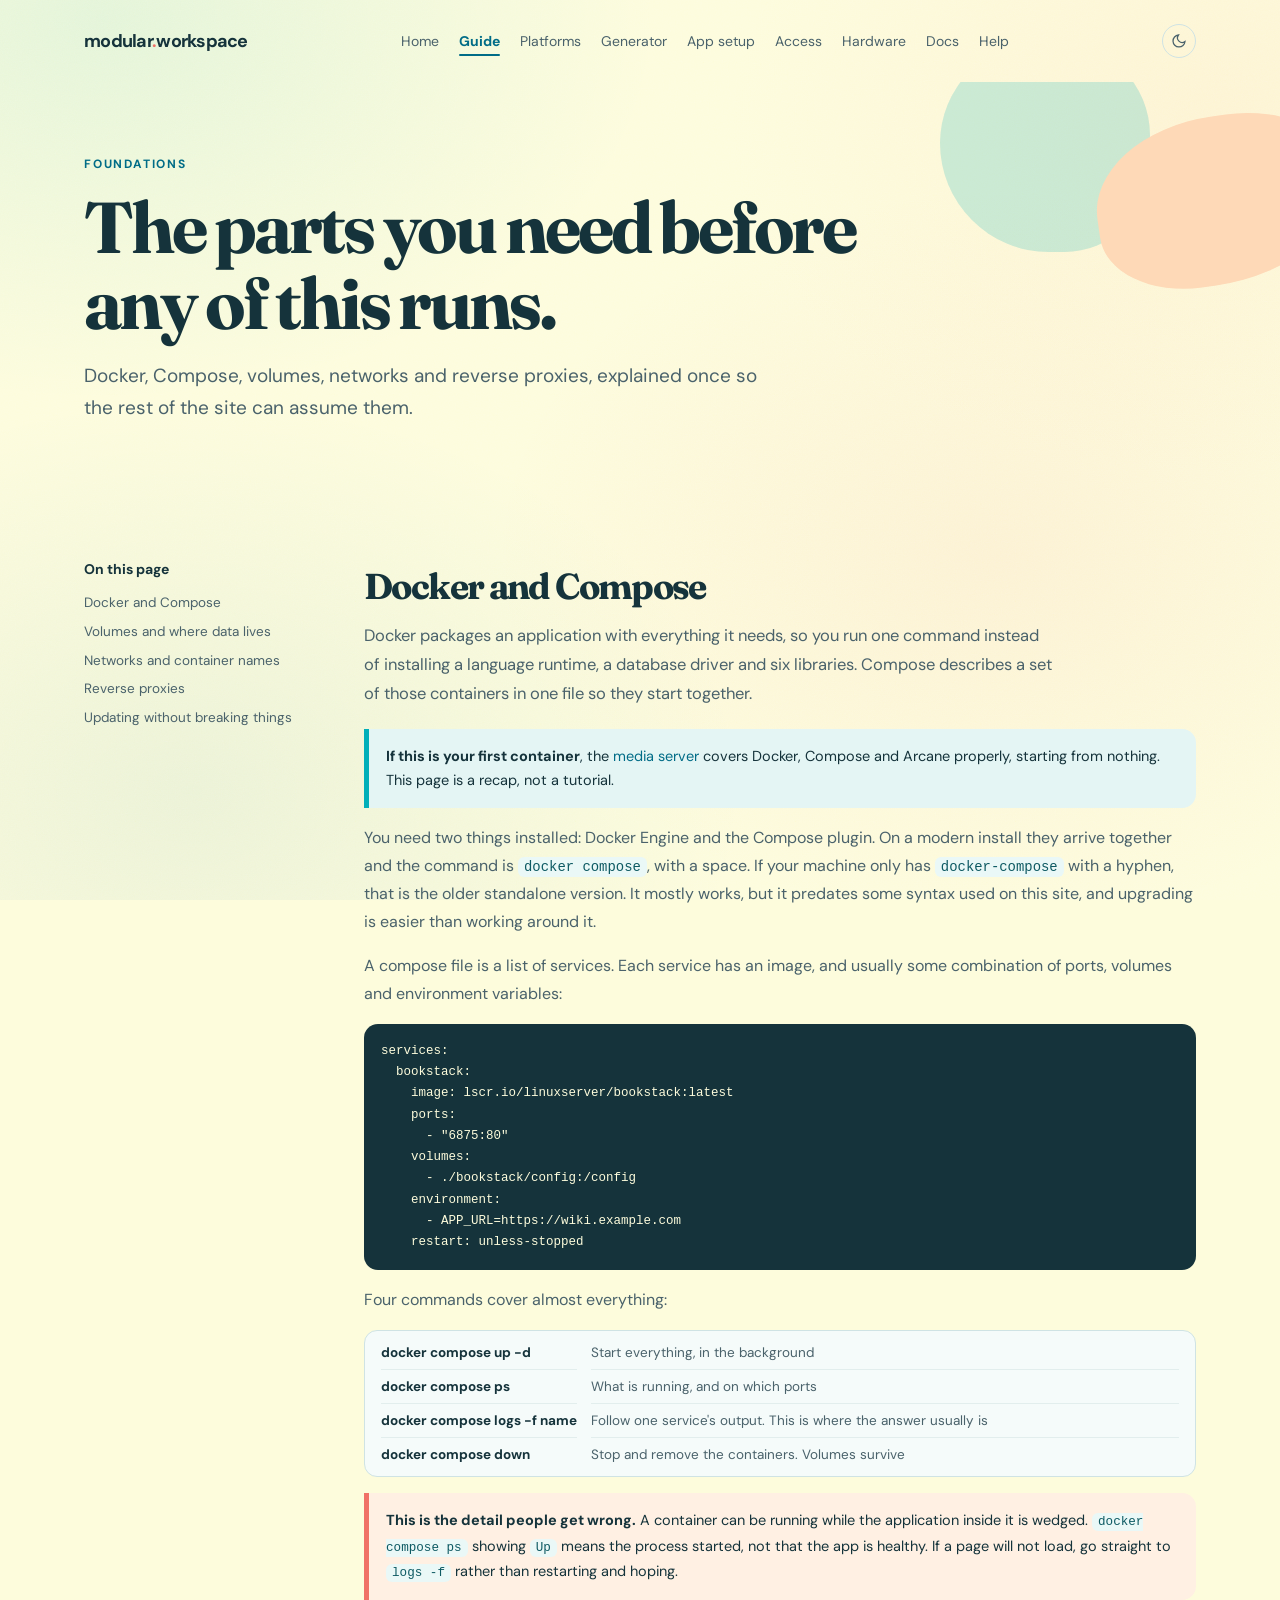
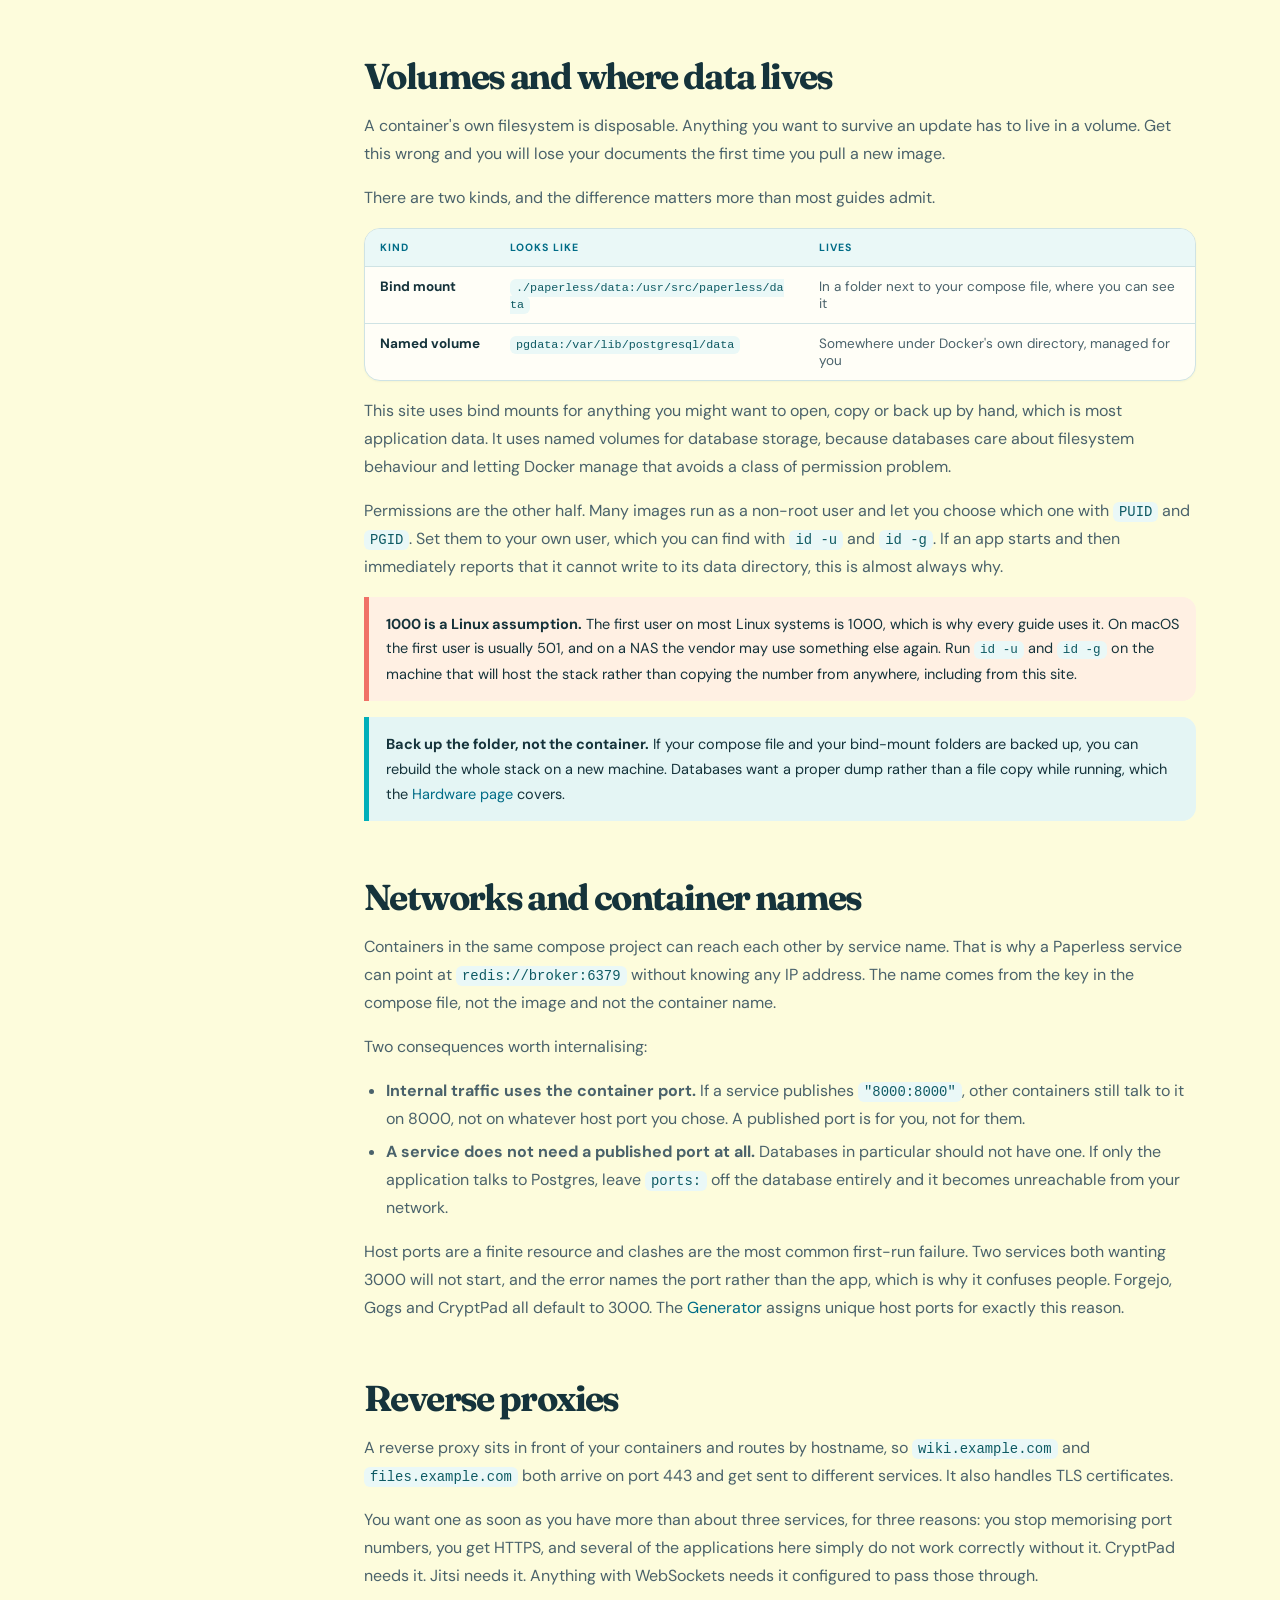
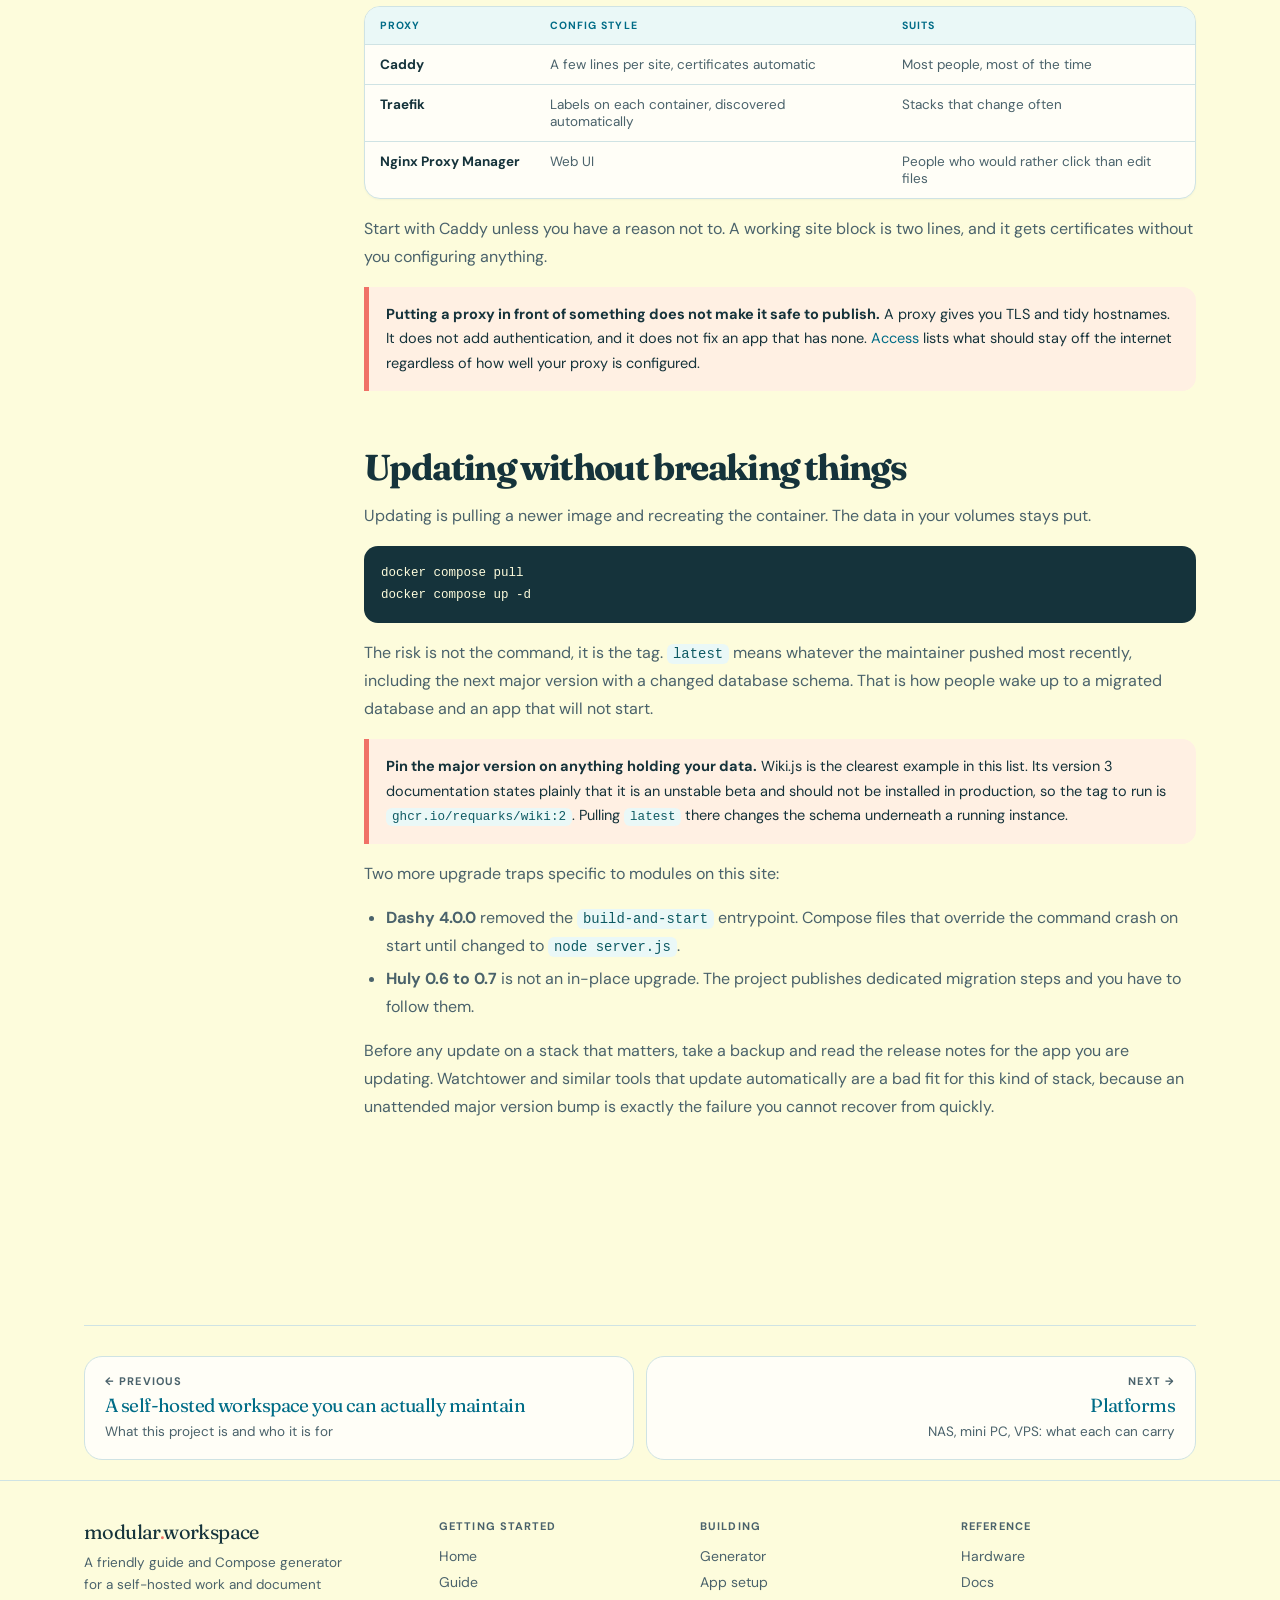
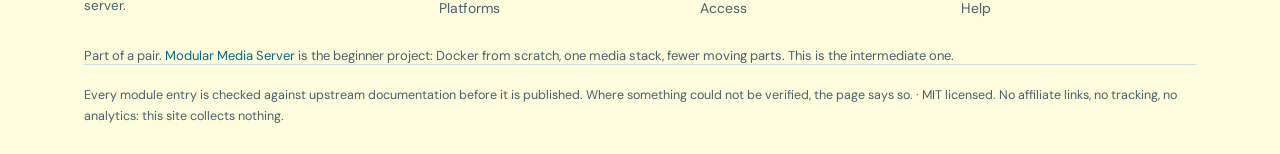
<file: guide.html>
<!doctype html>
<html lang="en">
<head>
<meta charset="utf-8"><meta name="viewport" content="width=device-width,initial-scale=1">
<title>Guide · Modular Workspace Server</title>
<meta name="description" content="Docker, Compose, volumes, networks and reverse proxies, explained once so the rest of the site can assume them.">
<link rel="canonical" href="https://USER.github.io/REPO/guide.html">
<meta property="og:type" content="website">
<meta property="og:site_name" content="Modular Workspace Server">
<meta property="og:title" content="Guide · Modular Workspace Server">
<meta property="og:description" content="Docker, Compose, volumes, networks and reverse proxies, explained once so the rest of the site can assume them.">
<meta property="og:url" content="https://USER.github.io/REPO/guide.html">
<meta name="twitter:card" content="summary">
<meta name="theme-color" content="#006C87">
<link rel="icon" href="data:image/svg+xml,%3Csvg xmlns='http://www.w3.org/2000/svg' viewBox='0 0 32 32'%3E%3Crect width='32' height='32' rx='8' fill='%23006C87'/%3E%3Ccircle cx='16' cy='16' r='6' fill='%23FDFCDC'/%3E%3Ccircle cx='16' cy='16' r='2.5' fill='%23F07167'/%3E%3C/svg%3E">
<script>
(function(){
  var t;
  try{ t=localStorage.getItem('mws-theme'); }catch(e){}
  if(!t) t = matchMedia('(prefers-color-scheme: dark)').matches ? 'dark' : 'light';
  document.documentElement.setAttribute('data-theme',t);
})();
</script>
<link rel="preconnect" href="https://fonts.googleapis.com">
<link rel="preconnect" href="https://fonts.gstatic.com" crossorigin>
<link rel="stylesheet" href="https://fonts.googleapis.com/css2?family=DM+Sans:wght@400;500;700&family=Fraunces:opsz,wght@9..144,700&display=swap">
<link rel="stylesheet" href="assets/site.css">
</head>
<body>
<a class="skiplink" href="#main">Skip to content</a>
<div class="wrap"><nav><a class="brand" href="index.html">modular<span>.</span>workspace</a><div class="navlinks"><a href="index.html">Home</a><a href="guide.html" aria-current="page">Guide</a><a href="platforms.html">Platforms</a><a href="generator.html">Generator</a><a href="setup.html">App setup</a><a href="access.html">Access</a><a href="hardware.html">Hardware</a><a href="documentation.html">Docs</a><a href="faq.html">Help</a></div><div class="navtools"><button class="themebtn" id="themebtn" aria-label="Switch between light and dark"><svg class="i-moon" viewBox="0 0 24 24"><path d="M21 12.8A9 9 0 1 1 11.2 3a7 7 0 0 0 9.8 9.8z"/></svg><svg class="i-sun" viewBox="0 0 24 24"><circle cx="12" cy="12" r="4"/><path d="M12 2v2M12 20v2M4.9 4.9l1.4 1.4M17.7 17.7l1.4 1.4M2 12h2M20 12h2M4.9 19.1l1.4-1.4M17.7 6.3l1.4-1.4"/></svg></button><button class="navbtn" aria-label="Menu" aria-expanded="false"><span></span><span></span><span></span></button></div></nav></div>
<section class="hero"><div class="wrap"><div class="kicker">Foundations</div>
<h1>The parts you need before any of this runs.</h1>
<p>Docker, Compose, volumes, networks and reverse proxies, explained once so the rest of the site can assume them.</p></div></section>
<div class="wrap"><div class="layout">
<aside class="toc" id="toc">
<strong>On this page</strong>
<a href="#docker">Docker and Compose</a>
<a href="#volumes">Volumes and where data lives</a>
<a href="#networks">Networks and container names</a>
<a href="#proxy">Reverse proxies</a>
<a href="#updates">Updating without breaking things</a>
</aside>
<main id="main">
<section id="docker">
<h2>Docker and Compose</h2>

<p class="lead">Docker packages an application with everything it needs, so
you run one command instead of installing a language runtime, a database
driver and six libraries. Compose describes a set of those containers in one
file so they start together.</p>

<div class="tip"><strong>If this is your first container</strong>, the
<a href="https://parkertools.github.io/Modular-Media-Server/">media server</a> covers Docker, Compose and Arcane properly,
starting from nothing. This page is a recap, not a tutorial.</div>

<p>You need two things installed: Docker Engine and the Compose plugin. On a
modern install they arrive together and the command is <code>docker
compose</code>, with a space. If your machine only has
<code>docker-compose</code> with a hyphen, that is the older standalone
version. It mostly works, but it predates some syntax used on this site, and
upgrading is easier than working around it.</p>

<p>A compose file is a list of services. Each service has an image, and
usually some combination of ports, volumes and environment variables:</p>

<pre>services:
  bookstack:
    image: lscr.io/linuxserver/bookstack:latest
    ports:
      - "6875:80"
    volumes:
      - ./bookstack/config:/config
    environment:
      - APP_URL=https://wiki.example.com
    restart: unless-stopped</pre>

<p>Four commands cover almost everything:</p>

<div class="fields"><dl>
<dt>docker compose up -d</dt><dd>Start everything, in the background</dd>
<dt>docker compose ps</dt><dd>What is running, and on which ports</dd>
<dt>docker compose logs -f name</dt><dd>Follow one service's output. This is where the answer usually is</dd>
<dt>docker compose down</dt><dd>Stop and remove the containers. Volumes survive</dd>
</dl></div>

<div class="warning"><strong>This is the detail people get wrong.</strong> A
container can be running while the application inside it is wedged.
<code>docker compose ps</code> showing <code>Up</code> means the process
started, not that the app is healthy. If a page will not load, go straight to
<code>logs -f</code> rather than restarting and hoping.</div>
</section>

<section id="volumes">
<h2>Volumes and where data lives</h2>

<p>A container's own filesystem is disposable. Anything you want to survive an
update has to live in a volume. Get this wrong and you will lose your
documents the first time you pull a new image.</p>

<p>There are two kinds, and the difference matters more than most guides
admit.</p>

<div class="tbl">
<table>
<thead><tr><th>Kind</th><th>Looks like</th><th>Lives</th></tr></thead>
<tbody>
<tr><td>Bind mount</td><td><code>./paperless/data:/usr/src/paperless/data</code></td><td>In a folder next to your compose file, where you can see it</td></tr>
<tr><td>Named volume</td><td><code>pgdata:/var/lib/postgresql/data</code></td><td>Somewhere under Docker's own directory, managed for you</td></tr>
</tbody>
</table>
</div>

<p>This site uses bind mounts for anything you might want to open, copy or
back up by hand, which is most application data. It uses named volumes for
database storage, because databases care about filesystem behaviour and
letting Docker manage that avoids a class of permission problem.</p>

<p>Permissions are the other half. Many images run as a non-root user and let
you choose which one with <code>PUID</code> and <code>PGID</code>. Set them to
your own user, which you can find with <code>id -u</code> and
<code>id -g</code>. If an app starts and then immediately reports that it
cannot write to its data directory, this is almost always why.</p>

<div class="warning"><strong>1000 is a Linux assumption.</strong> The first
user on most Linux systems is 1000, which is why every guide uses it. On macOS
the first user is usually 501, and on a NAS the vendor may use something else
again. Run <code>id -u</code> and <code>id -g</code> on the machine that will
host the stack rather than copying the number from anywhere, including from
this site.</div>

<div class="tip"><strong>Back up the folder, not the container.</strong> If
your compose file and your bind-mount folders are backed up, you can rebuild
the whole stack on a new machine. Databases want a proper dump rather than a
file copy while running, which the <a href="hardware.html#backups">Hardware
page</a> covers.</div>
</section>

<section id="networks">
<h2>Networks and container names</h2>

<p>Containers in the same compose project can reach each other by service
name. That is why a Paperless service can point at
<code>redis://broker:6379</code> without knowing any IP address. The name
comes from the key in the compose file, not the image and not the container
name.</p>

<p>Two consequences worth internalising:</p>

<ul>
<li><strong>Internal traffic uses the container port.</strong> If a service
publishes <code>"8000:8000"</code>, other containers still talk to it on
8000, not on whatever host port you chose. A published port is for you, not
for them.</li>
<li><strong>A service does not need a published port at all.</strong>
Databases in particular should not have one. If only the application talks to
Postgres, leave <code>ports:</code> off the database entirely and it becomes
unreachable from your network.</li>
</ul>

<p>Host ports are a finite resource and clashes are the most common first-run
failure. Two services both wanting 3000 will not start, and the error names
the port rather than the app, which is why it confuses people. Forgejo, Gogs
and CryptPad all default to 3000. The <a href="generator.html">Generator</a>
assigns unique host ports for exactly this reason.</p>
</section>

<section id="proxy">
<h2>Reverse proxies</h2>

<p>A reverse proxy sits in front of your containers and routes by hostname, so
<code>wiki.example.com</code> and <code>files.example.com</code> both arrive
on port 443 and get sent to different services. It also handles TLS
certificates.</p>

<p>You want one as soon as you have more than about three services, for three
reasons: you stop memorising port numbers, you get HTTPS, and several of the
applications here simply do not work correctly without it. CryptPad needs
it. Jitsi needs it. Anything with WebSockets needs it configured to pass
those through.</p>

<div class="tbl">
<table>
<thead><tr><th>Proxy</th><th>Config style</th><th>Suits</th></tr></thead>
<tbody>
<tr><td>Caddy</td><td>A few lines per site, certificates automatic</td><td>Most people, most of the time</td></tr>
<tr><td>Traefik</td><td>Labels on each container, discovered automatically</td><td>Stacks that change often</td></tr>
<tr><td>Nginx Proxy Manager</td><td>Web UI</td><td>People who would rather click than edit files</td></tr>
</tbody>
</table>
</div>

<p>Start with Caddy unless you have a reason not to. A working site block is
two lines, and it gets certificates without you configuring anything.</p>

<div class="warning"><strong>Putting a proxy in front of something does not
make it safe to publish.</strong> A proxy gives you TLS and tidy hostnames. It
does not add authentication, and it does not fix an app that has none.
<a href="access.html#never">Access</a> lists what should stay off the
internet regardless of how well your proxy is configured.</div>
</section>

<section id="updates">
<h2>Updating without breaking things</h2>

<p>Updating is pulling a newer image and recreating the container. The data in
your volumes stays put.</p>

<pre>docker compose pull
docker compose up -d</pre>

<p>The risk is not the command, it is the tag. <code>latest</code> means
whatever the maintainer pushed most recently, including the next major
version with a changed database schema. That is how people wake up to a
migrated database and an app that will not start.</p>

<div class="warning"><strong>Pin the major version on anything holding your
data.</strong> Wiki.js is the clearest example in this list. Its version 3
documentation states plainly that it is an unstable beta and should not be
installed in production, so the tag to run is
<code>ghcr.io/requarks/wiki:2</code>. Pulling <code>latest</code> there
changes the schema underneath a running instance.</div>

<p>Two more upgrade traps specific to modules on this site:</p>

<ul>
<li><strong>Dashy 4.0.0</strong> removed the <code>build-and-start</code>
entrypoint. Compose files that override the command crash on start until
changed to <code>node server.js</code>.</li>
<li><strong>Huly 0.6 to 0.7</strong> is not an in-place upgrade. The project
publishes dedicated migration steps and you have to follow them.</li>
</ul>

<p>Before any update on a stack that matters, take a backup and read the
release notes for the app you are updating. Watchtower and similar tools that
update automatically are a bad fit for this kind of stack, because an
unattended major version bump is exactly the failure you cannot recover from
quickly.</p>
</section>

</main>
</div></div>
<div class="wrap"><div class="pager">
<a class="prev" href="index.html"><span class="dir">← Previous</span><span class="ttl">A self-hosted workspace you can actually maintain</span><span class="sub">What this project is and who it is for</span></a>
<a class="next" href="platforms.html"><span class="dir">Next →</span><span class="ttl">Platforms</span><span class="sub">NAS, mini PC, VPS: what each can carry</span></a>
</div></div>
<footer class="sitefoot"><div class="wrap">
<div class="footgrid">
<div class="footbrand"><div class="fb">modular<span style="color:var(--coral)">.</span>workspace</div>
<p>A friendly guide and Compose generator for a self-hosted work and document server.</p></div>
<div class="footcol"><b>Getting started</b><a href="index.html">Home</a><a href="guide.html">Guide</a><a href="platforms.html">Platforms</a></div>
<div class="footcol"><b>Building</b><a href="generator.html">Generator</a><a href="setup.html">App setup</a><a href="access.html">Access</a></div>
<div class="footcol"><b>Reference</b><a href="hardware.html">Hardware</a><a href="documentation.html">Docs</a><a href="faq.html">Help</a></div>
</div>
<div class="footsibling">Part of a pair. <a href="https://parkertools.github.io/Modular-Media-Server/">Modular Media Server</a> is the beginner project: Docker from scratch, one media stack, fewer moving parts. This is the intermediate one.</div>
<div class="footbase">Every module entry is checked against upstream documentation before it is published. Where something could not be verified, the page says so. · MIT licensed. No affiliate links, no tracking, no analytics: this site collects nothing.</div>
</div></footer>
<script src="assets/site.js"></script>
</body></html>
</file>
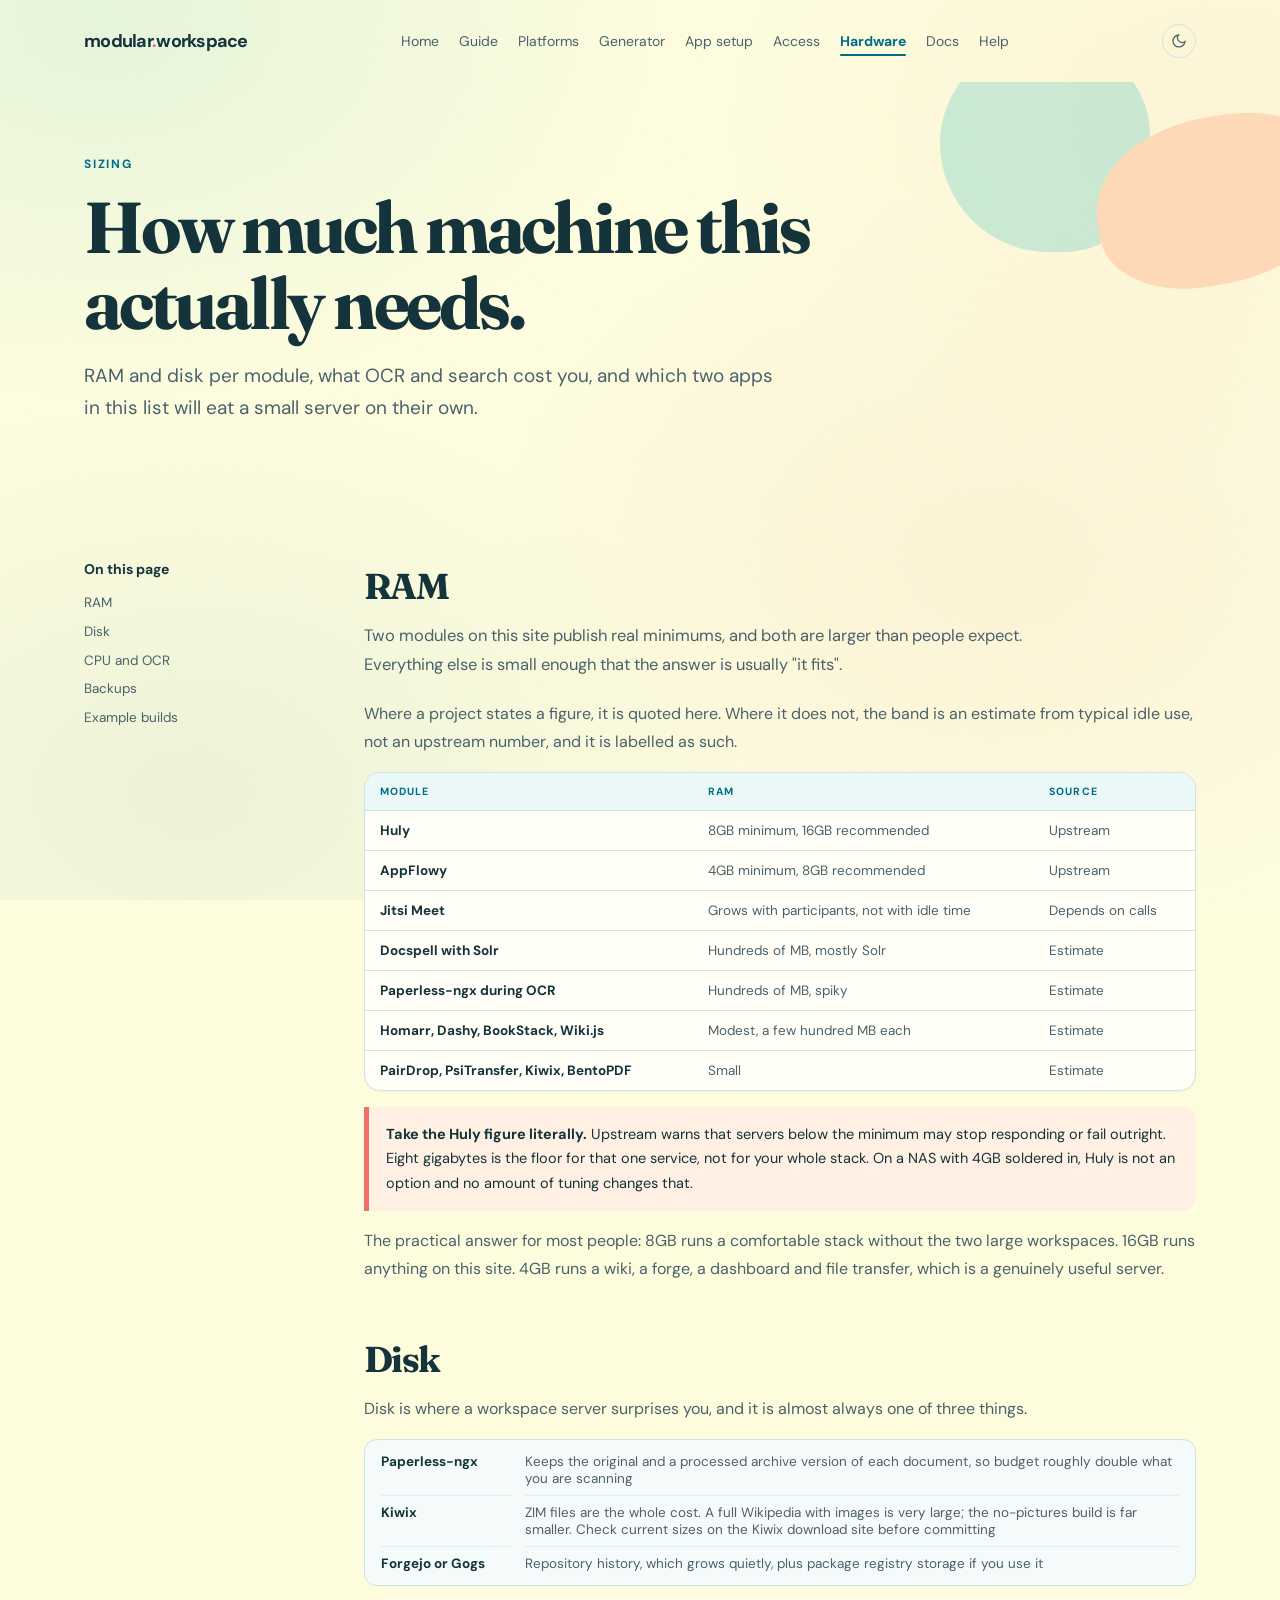
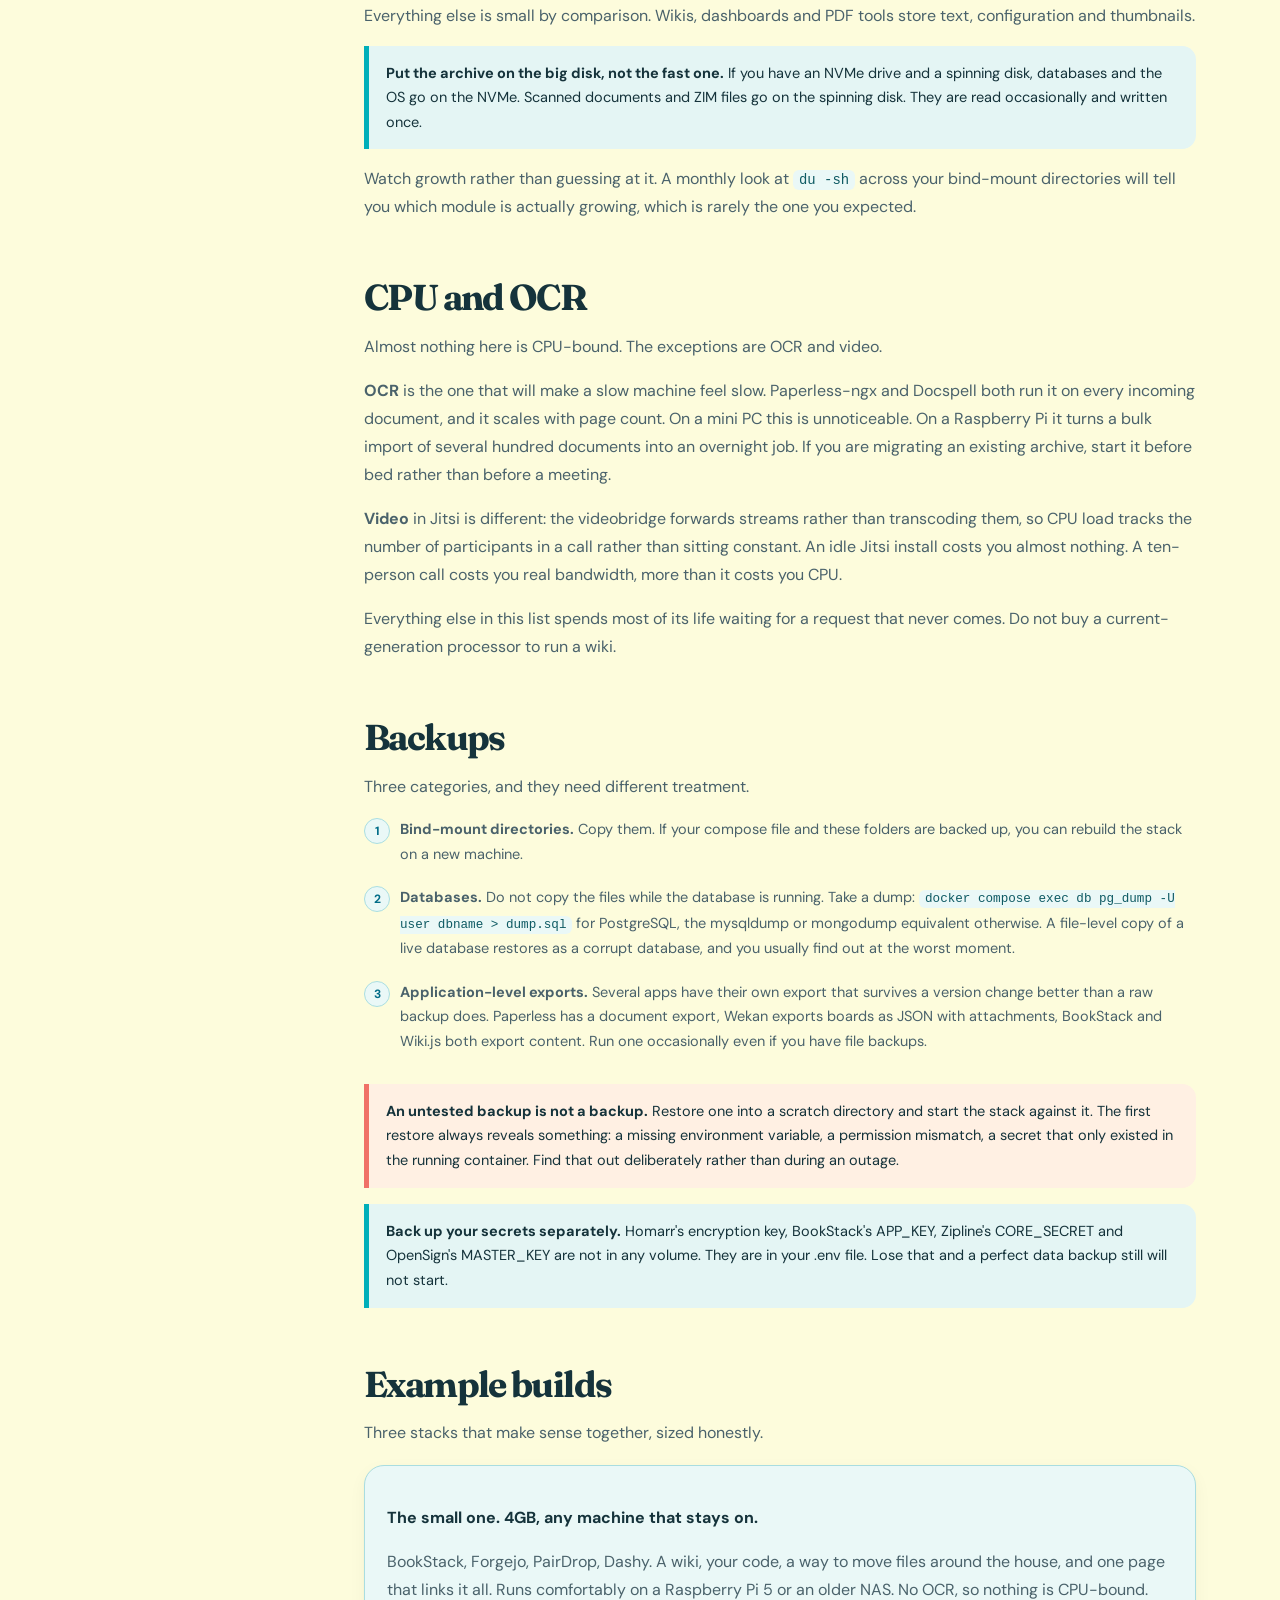
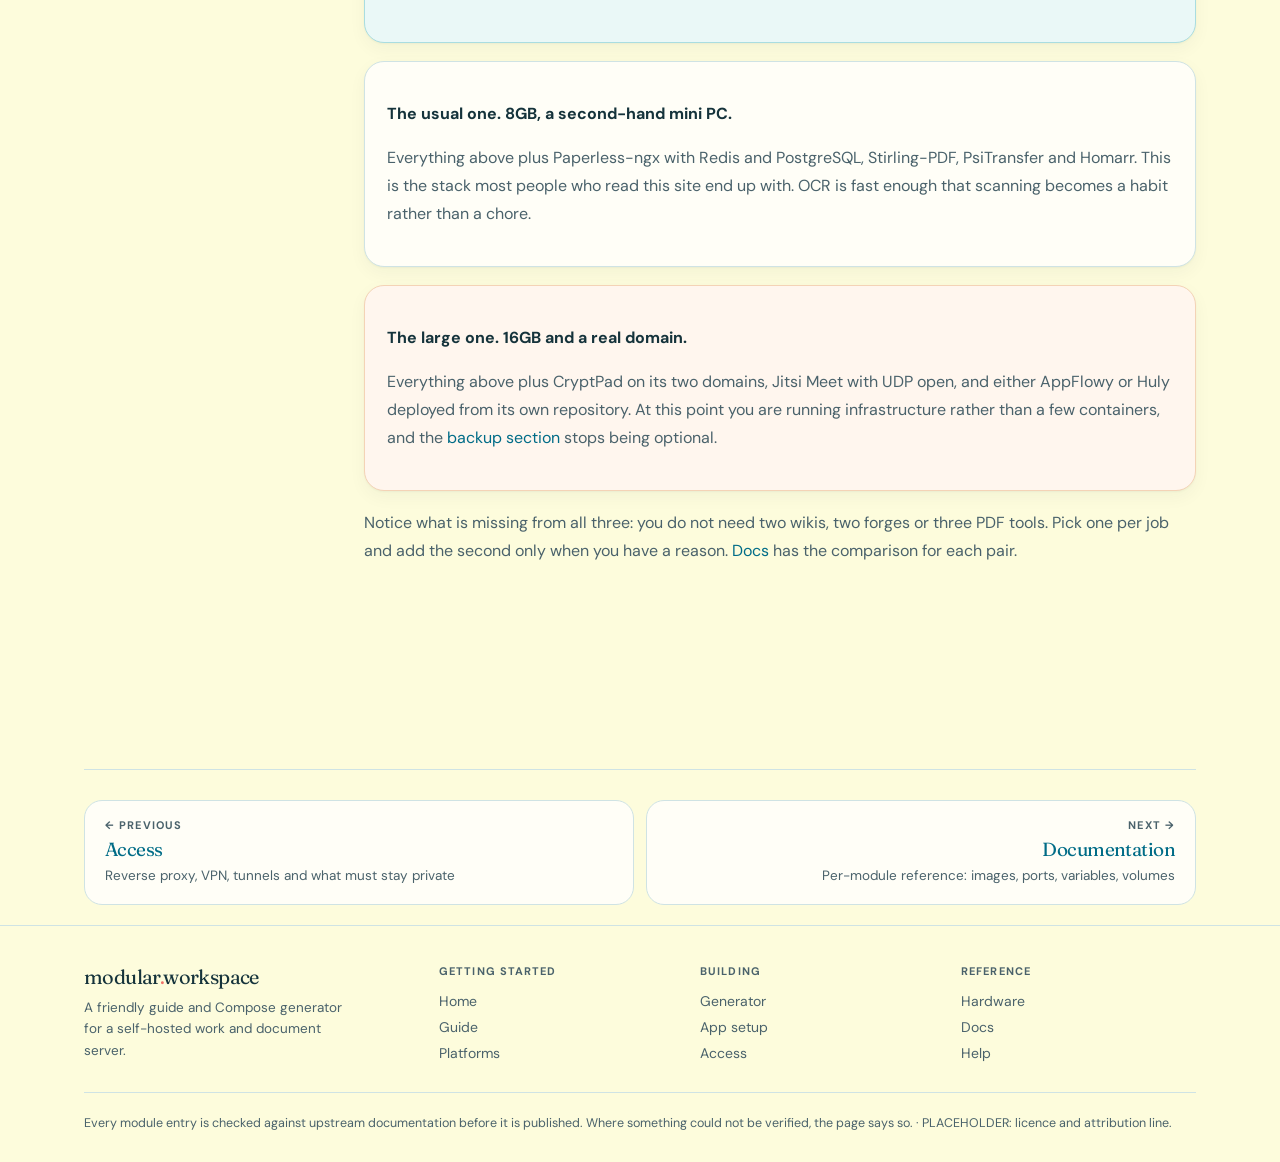
<file: hardware.html>
<!doctype html>
<html lang="en">
<head>
<meta charset="utf-8"><meta name="viewport" content="width=device-width,initial-scale=1">
<title>Hardware · Modular Workspace Server</title>
<meta name="description" content="RAM and disk per module, what OCR and search cost you, and which two apps in this list will eat a small server on their own.">
<link rel="canonical" href="https://USER.github.io/REPO/hardware.html">
<meta property="og:type" content="website">
<meta property="og:site_name" content="Modular Workspace Server">
<meta property="og:title" content="Hardware · Modular Workspace Server">
<meta property="og:description" content="RAM and disk per module, what OCR and search cost you, and which two apps in this list will eat a small server on their own.">
<meta property="og:url" content="https://USER.github.io/REPO/hardware.html">
<meta name="twitter:card" content="summary">
<meta name="theme-color" content="#006C87">
<link rel="icon" href="data:image/svg+xml,%3Csvg xmlns='http://www.w3.org/2000/svg' viewBox='0 0 32 32'%3E%3Crect width='32' height='32' rx='8' fill='%23006C87'/%3E%3Ccircle cx='16' cy='16' r='6' fill='%23FDFCDC'/%3E%3Ccircle cx='16' cy='16' r='2.5' fill='%23F07167'/%3E%3C/svg%3E">
<script>
(function(){
  var t;
  try{ t=localStorage.getItem('mws-theme'); }catch(e){}
  if(!t) t = matchMedia('(prefers-color-scheme: dark)').matches ? 'dark' : 'light';
  document.documentElement.setAttribute('data-theme',t);
})();
</script>
<link rel="preconnect" href="https://fonts.googleapis.com">
<link rel="preconnect" href="https://fonts.gstatic.com" crossorigin>
<link rel="stylesheet" href="https://fonts.googleapis.com/css2?family=DM+Sans:wght@400;500;700&family=Fraunces:opsz,wght@9..144,700&display=swap">
<link rel="stylesheet" href="assets/site.css">
</head>
<body>
<a class="skiplink" href="#main">Skip to content</a>
<div class="wrap"><nav><a class="brand" href="index.html">modular<span>.</span>workspace</a><div class="navlinks"><a href="index.html">Home</a><a href="guide.html">Guide</a><a href="platforms.html">Platforms</a><a href="generator.html">Generator</a><a href="setup.html">App setup</a><a href="access.html">Access</a><a href="hardware.html" aria-current="page">Hardware</a><a href="documentation.html">Docs</a><a href="faq.html">Help</a></div><div class="navtools"><button class="themebtn" id="themebtn" aria-label="Switch between light and dark"><svg class="i-moon" viewBox="0 0 24 24"><path d="M21 12.8A9 9 0 1 1 11.2 3a7 7 0 0 0 9.8 9.8z"/></svg><svg class="i-sun" viewBox="0 0 24 24"><circle cx="12" cy="12" r="4"/><path d="M12 2v2M12 20v2M4.9 4.9l1.4 1.4M17.7 17.7l1.4 1.4M2 12h2M20 12h2M4.9 19.1l1.4-1.4M17.7 6.3l1.4-1.4"/></svg></button><button class="navbtn" aria-label="Menu" aria-expanded="false"><span></span><span></span><span></span></button></div></nav></div>
<section class="hero"><div class="wrap"><div class="kicker">Sizing</div>
<h1>How much machine this actually needs.</h1>
<p>RAM and disk per module, what OCR and search cost you, and which two apps in this list will eat a small server on their own.</p></div></section>
<div class="wrap"><div class="layout">
<aside class="toc" id="toc">
<strong>On this page</strong>
<a href="#ram">RAM</a>
<a href="#disk">Disk</a>
<a href="#cpu">CPU and OCR</a>
<a href="#backups">Backups</a>
<a href="#examples">Example builds</a>
</aside>
<main id="main">
<section id="ram">
<h2>RAM</h2>

<p class="lead">Two modules on this site publish real minimums, and both are
larger than people expect. Everything else is small enough that the answer is
usually "it fits".</p>

<p>Where a project states a figure, it is quoted here. Where it does not, the
band is an estimate from typical idle use, not an upstream number, and it is
labelled as such.</p>

<div class="tbl">
<table>
<thead><tr><th>Module</th><th>RAM</th><th>Source</th></tr></thead>
<tbody>
<tr><td>Huly</td><td>8GB minimum, 16GB recommended</td><td>Upstream</td></tr>
<tr><td>AppFlowy</td><td>4GB minimum, 8GB recommended</td><td>Upstream</td></tr>
<tr><td>Jitsi Meet</td><td>Grows with participants, not with idle time</td><td>Depends on calls</td></tr>
<tr><td>Docspell with Solr</td><td>Hundreds of MB, mostly Solr</td><td>Estimate</td></tr>
<tr><td>Paperless-ngx during OCR</td><td>Hundreds of MB, spiky</td><td>Estimate</td></tr>
<tr><td>Homarr, Dashy, BookStack, Wiki.js</td><td>Modest, a few hundred MB each</td><td>Estimate</td></tr>
<tr><td>PairDrop, PsiTransfer, Kiwix, BentoPDF</td><td>Small</td><td>Estimate</td></tr>
</tbody>
</table>
</div>

<div class="warning"><strong>Take the Huly figure literally.</strong>
Upstream warns that servers below the minimum may stop responding or fail
outright. Eight gigabytes is the floor for that one service, not for your
whole stack. On a NAS with 4GB soldered in, Huly is not an option and no
amount of tuning changes that.</div>

<p>The practical answer for most people: 8GB runs a comfortable stack without
the two large workspaces. 16GB runs anything on this site. 4GB runs a wiki, a
forge, a dashboard and file transfer, which is a genuinely useful server.</p>
</section>

<section id="disk">
<h2>Disk</h2>

<p>Disk is where a workspace server surprises you, and it is almost always
one of three things.</p>

<div class="fields"><dl>
<dt>Paperless-ngx</dt><dd>Keeps the original and a processed archive version of each document, so budget roughly double what you are scanning</dd>
<dt>Kiwix</dt><dd>ZIM files are the whole cost. A full Wikipedia with images is very large; the no-pictures build is far smaller. Check current sizes on the Kiwix download site before committing</dd>
<dt>Forgejo or Gogs</dt><dd>Repository history, which grows quietly, plus package registry storage if you use it</dd>
</dl></div>

<p>Everything else is small by comparison. Wikis, dashboards and PDF tools
store text, configuration and thumbnails.</p>

<div class="tip"><strong>Put the archive on the big disk, not the fast
one.</strong> If you have an NVMe drive and a spinning disk, databases and
the OS go on the NVMe. Scanned documents and ZIM files go on the spinning
disk. They are read occasionally and written once.</div>

<p>Watch growth rather than guessing at it. A monthly look at
<code>du -sh</code> across your bind-mount directories will tell you which
module is actually growing, which is rarely the one you expected.</p>
</section>

<section id="cpu">
<h2>CPU and OCR</h2>

<p>Almost nothing here is CPU-bound. The exceptions are OCR and video.</p>

<p><strong>OCR</strong> is the one that will make a slow machine feel slow.
Paperless-ngx and Docspell both run it on every incoming document, and it
scales with page count. On a mini PC this is unnoticeable. On a Raspberry Pi
it turns a bulk import of several hundred documents into an overnight job. If
you are migrating an existing archive, start it before bed rather than
before a meeting.</p>

<p><strong>Video</strong> in Jitsi is different: the videobridge forwards
streams rather than transcoding them, so CPU load tracks the number of
participants in a call rather than sitting constant. An idle Jitsi install
costs you almost nothing. A ten-person call costs you real bandwidth, more
than it costs you CPU.</p>

<p>Everything else in this list spends most of its life waiting for a request
that never comes. Do not buy a current-generation processor to run a wiki.</p>
</section>

<section id="backups">
<h2>Backups</h2>

<p>Three categories, and they need different treatment.</p>

<ol class="steps">
<li><strong>Bind-mount directories.</strong> Copy them. If your compose file
and these folders are backed up, you can rebuild the stack on a new
machine.</li>
<li><strong>Databases.</strong> Do not copy the files while the database is
running. Take a dump: <code>docker compose exec db pg_dump -U user dbname
&gt; dump.sql</code> for PostgreSQL, the mysqldump or mongodump equivalent
otherwise. A file-level copy of a live database restores as a corrupt
database, and you usually find out at the worst moment.</li>
<li><strong>Application-level exports.</strong> Several apps have their own
export that survives a version change better than a raw backup does.
Paperless has a document export, Wekan exports boards as JSON with
attachments, BookStack and Wiki.js both export content. Run one occasionally
even if you have file backups.</li>
</ol>

<div class="warning"><strong>An untested backup is not a backup.</strong>
Restore one into a scratch directory and start the stack against it. The
first restore always reveals something: a missing environment variable, a
permission mismatch, a secret that only existed in the running container. Find
that out deliberately rather than during an outage.</div>

<div class="tip"><strong>Back up your secrets separately.</strong> Homarr's
encryption key, BookStack's APP_KEY, Zipline's CORE_SECRET and OpenSign's
MASTER_KEY are not in any volume. They are in your .env file. Lose that and a
perfect data backup still will not start.</div>
</section>

<section id="examples">
<h2>Example builds</h2>

<p>Three stacks that make sense together, sized honestly.</p>

<div class="card teal">
<p><strong>The small one. 4GB, any machine that stays on.</strong></p>
<p>BookStack, Forgejo, PairDrop, Dashy. A wiki, your code, a way to move
files around the house, and one page that links it all. Runs comfortably on a
Raspberry Pi 5 or an older NAS. No OCR, so nothing is CPU-bound.</p>
</div>

<div class="card">
<p><strong>The usual one. 8GB, a second-hand mini PC.</strong></p>
<p>Everything above plus Paperless-ngx with Redis and PostgreSQL,
Stirling-PDF, PsiTransfer and Homarr. This is the stack most people who read
this site end up with. OCR is fast enough that scanning becomes a habit
rather than a chore.</p>
</div>

<div class="card peach">
<p><strong>The large one. 16GB and a real domain.</strong></p>
<p>Everything above plus CryptPad on its two domains, Jitsi Meet with UDP
open, and either AppFlowy or Huly deployed from its own repository. At this
point you are running infrastructure rather than a few containers, and the
<a href="hardware.html#backups">backup section</a> stops being optional.</p>
</div>

<p>Notice what is missing from all three: you do not need two wikis, two
forges or three PDF tools. Pick one per job and add the second only when you
have a reason. <a href="documentation.html">Docs</a> has the comparison for
each pair.</p>
</section>

</main>
</div></div>
<div class="wrap"><div class="pager">
<a class="prev" href="access.html"><span class="dir">← Previous</span><span class="ttl">Access</span><span class="sub">Reverse proxy, VPN, tunnels and what must stay private</span></a>
<a class="next" href="documentation.html"><span class="dir">Next →</span><span class="ttl">Documentation</span><span class="sub">Per-module reference: images, ports, variables, volumes</span></a>
</div></div>
<footer class="sitefoot"><div class="wrap">
<div class="footgrid">
<div class="footbrand"><div class="fb">modular<span style="color:var(--coral)">.</span>workspace</div>
<p>A friendly guide and Compose generator for a self-hosted work and document server.</p></div>
<div class="footcol"><b>Getting started</b><a href="index.html">Home</a><a href="guide.html">Guide</a><a href="platforms.html">Platforms</a></div>
<div class="footcol"><b>Building</b><a href="generator.html">Generator</a><a href="setup.html">App setup</a><a href="access.html">Access</a></div>
<div class="footcol"><b>Reference</b><a href="hardware.html">Hardware</a><a href="documentation.html">Docs</a><a href="faq.html">Help</a></div>
</div>
<div class="footbase">Every module entry is checked against upstream documentation before it is published. Where something could not be verified, the page says so. · PLACEHOLDER: licence and attribution line.</div>
</div></footer>
<script src="assets/site.js"></script>
</body></html>
</file>
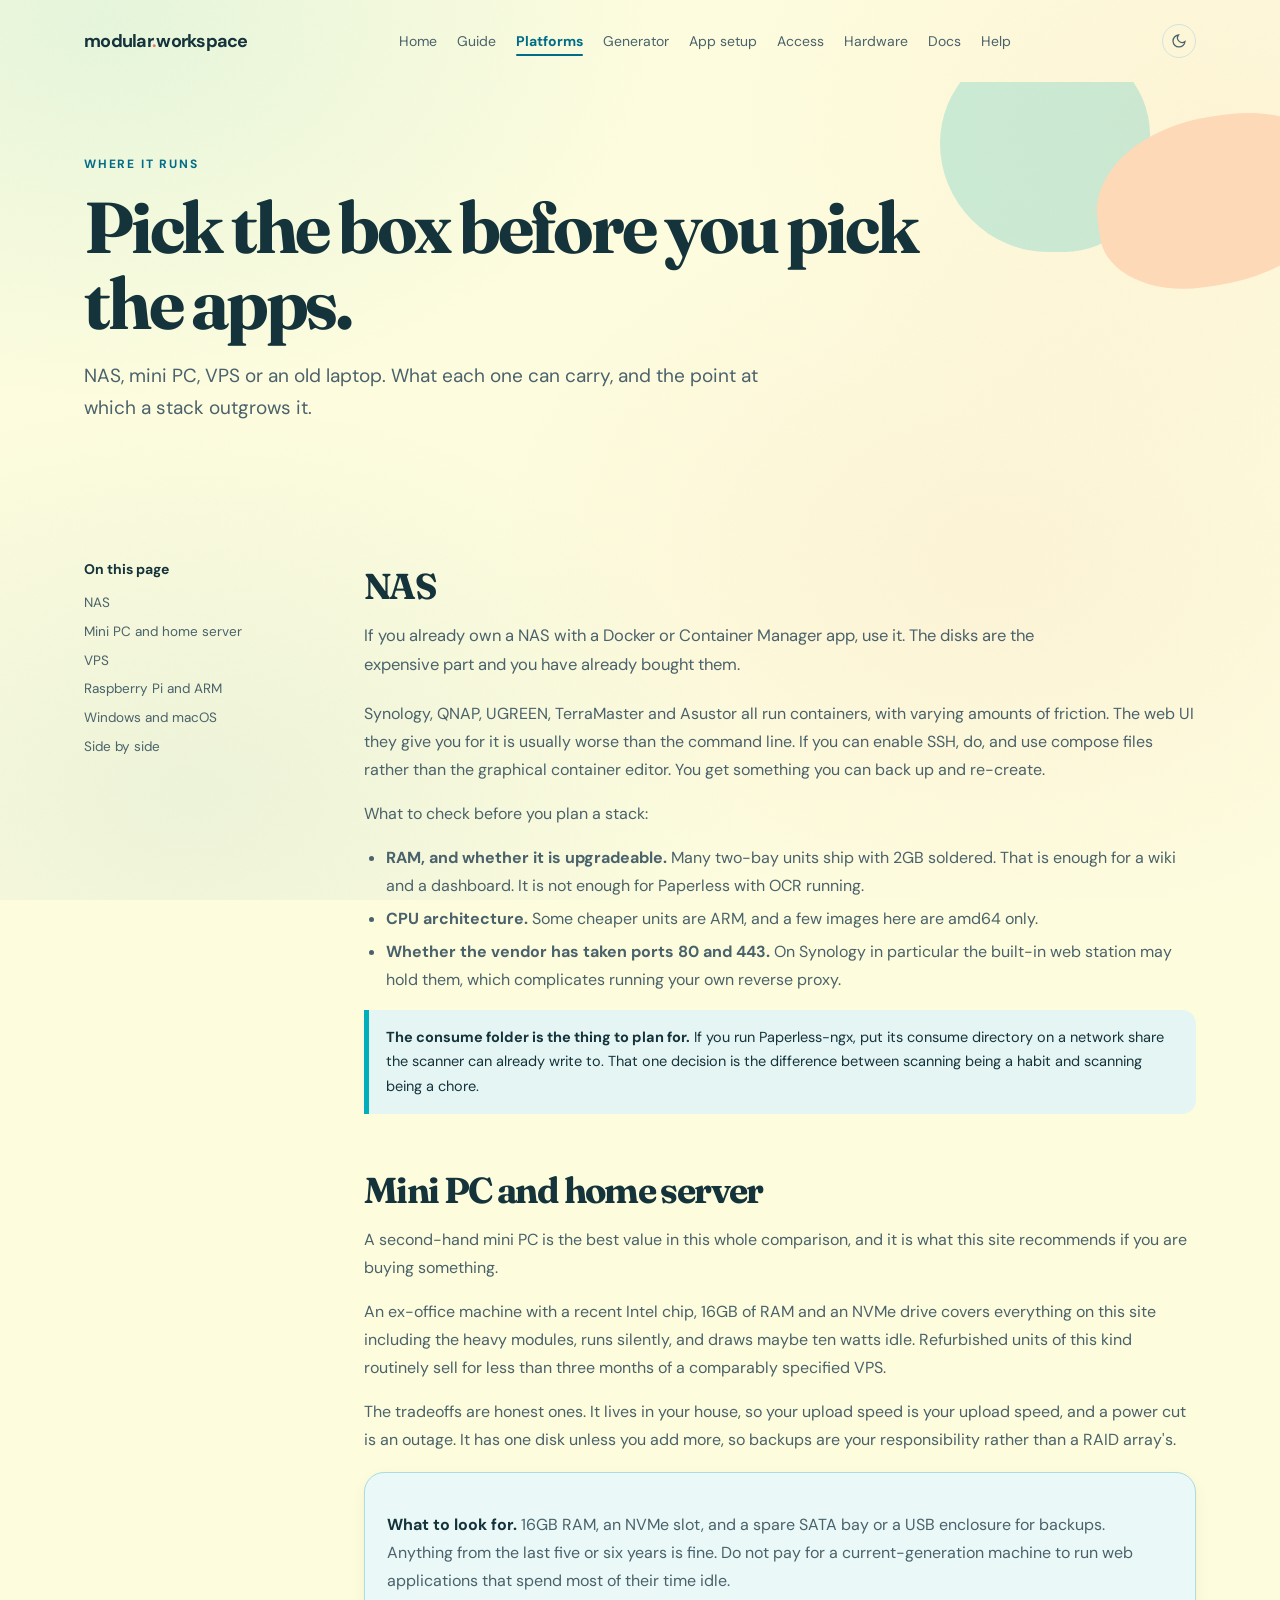
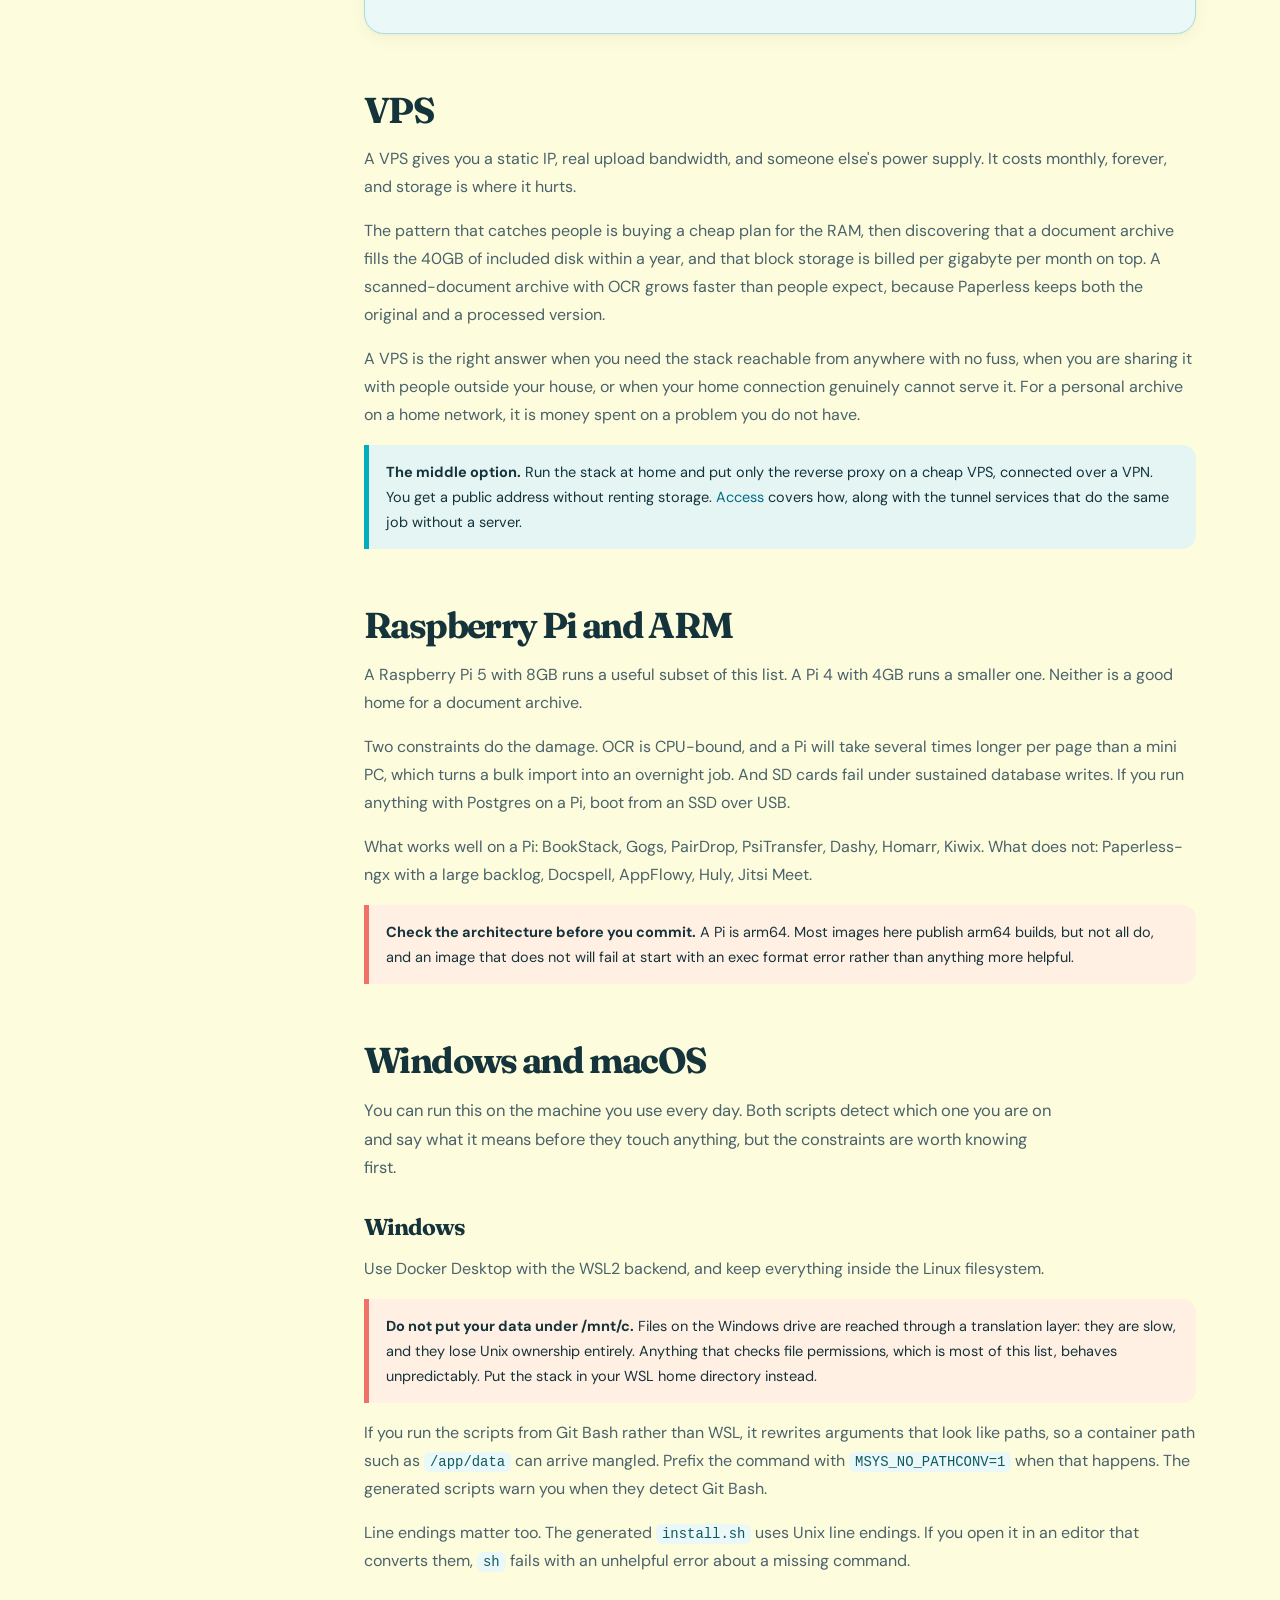
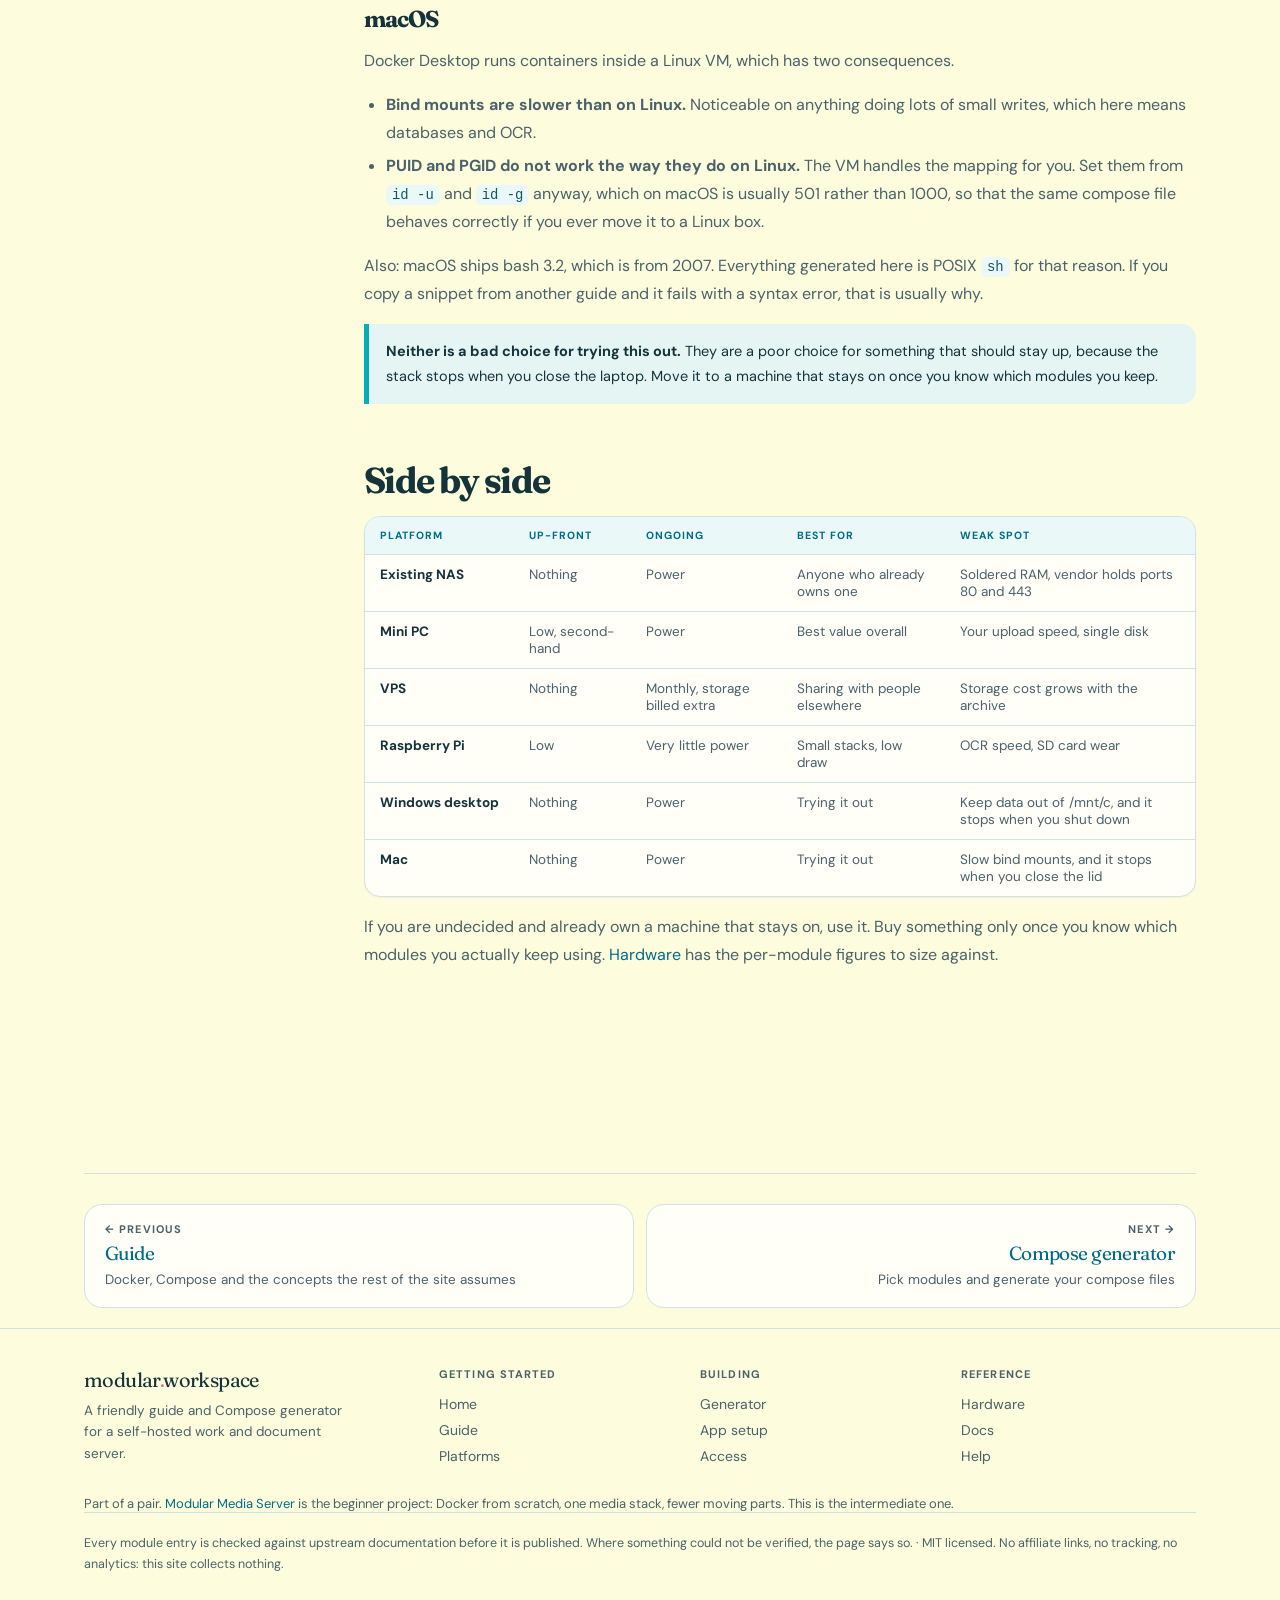
<file: platforms.html>
<!doctype html>
<html lang="en">
<head>
<meta charset="utf-8"><meta name="viewport" content="width=device-width,initial-scale=1">
<title>Platforms · Modular Workspace Server</title>
<meta name="description" content="NAS, mini PC, VPS or an old laptop. What each one can carry, and the point at which a stack outgrows it.">
<link rel="canonical" href="https://USER.github.io/REPO/platforms.html">
<meta property="og:type" content="website">
<meta property="og:site_name" content="Modular Workspace Server">
<meta property="og:title" content="Platforms · Modular Workspace Server">
<meta property="og:description" content="NAS, mini PC, VPS or an old laptop. What each one can carry, and the point at which a stack outgrows it.">
<meta property="og:url" content="https://USER.github.io/REPO/platforms.html">
<meta name="twitter:card" content="summary">
<meta name="theme-color" content="#006C87">
<link rel="icon" href="data:image/svg+xml,%3Csvg xmlns='http://www.w3.org/2000/svg' viewBox='0 0 32 32'%3E%3Crect width='32' height='32' rx='8' fill='%23006C87'/%3E%3Ccircle cx='16' cy='16' r='6' fill='%23FDFCDC'/%3E%3Ccircle cx='16' cy='16' r='2.5' fill='%23F07167'/%3E%3C/svg%3E">
<script>
(function(){
  var t;
  try{ t=localStorage.getItem('mws-theme'); }catch(e){}
  if(!t) t = matchMedia('(prefers-color-scheme: dark)').matches ? 'dark' : 'light';
  document.documentElement.setAttribute('data-theme',t);
})();
</script>
<link rel="preconnect" href="https://fonts.googleapis.com">
<link rel="preconnect" href="https://fonts.gstatic.com" crossorigin>
<link rel="stylesheet" href="https://fonts.googleapis.com/css2?family=DM+Sans:wght@400;500;700&family=Fraunces:opsz,wght@9..144,700&display=swap">
<link rel="stylesheet" href="assets/site.css">
</head>
<body>
<a class="skiplink" href="#main">Skip to content</a>
<div class="wrap"><nav><a class="brand" href="index.html">modular<span>.</span>workspace</a><div class="navlinks"><a href="index.html">Home</a><a href="guide.html">Guide</a><a href="platforms.html" aria-current="page">Platforms</a><a href="generator.html">Generator</a><a href="setup.html">App setup</a><a href="access.html">Access</a><a href="hardware.html">Hardware</a><a href="documentation.html">Docs</a><a href="faq.html">Help</a></div><div class="navtools"><button class="themebtn" id="themebtn" aria-label="Switch between light and dark"><svg class="i-moon" viewBox="0 0 24 24"><path d="M21 12.8A9 9 0 1 1 11.2 3a7 7 0 0 0 9.8 9.8z"/></svg><svg class="i-sun" viewBox="0 0 24 24"><circle cx="12" cy="12" r="4"/><path d="M12 2v2M12 20v2M4.9 4.9l1.4 1.4M17.7 17.7l1.4 1.4M2 12h2M20 12h2M4.9 19.1l1.4-1.4M17.7 6.3l1.4-1.4"/></svg></button><button class="navbtn" aria-label="Menu" aria-expanded="false"><span></span><span></span><span></span></button></div></nav></div>
<section class="hero"><div class="wrap"><div class="kicker">Where it runs</div>
<h1>Pick the box before you pick the apps.</h1>
<p>NAS, mini PC, VPS or an old laptop. What each one can carry, and the point at which a stack outgrows it.</p></div></section>
<div class="wrap"><div class="layout">
<aside class="toc" id="toc">
<strong>On this page</strong>
<a href="#nas">NAS</a>
<a href="#minipc">Mini PC and home server</a>
<a href="#vps">VPS</a>
<a href="#pi">Raspberry Pi and ARM</a>
<a href="#desktop">Windows and macOS</a>
<a href="#compare">Side by side</a>
</aside>
<main id="main">
<section id="nas">
<h2>NAS</h2>

<p class="lead">If you already own a NAS with a Docker or Container Manager
app, use it. The disks are the expensive part and you have already bought
them.</p>

<p>Synology, QNAP, UGREEN, TerraMaster and Asustor all run containers, with
varying amounts of friction. The web UI they give you for it is usually worse
than the command line. If you can enable SSH, do, and use compose files
rather than the graphical container editor. You get something you can back up
and re-create.</p>

<p>What to check before you plan a stack:</p>

<ul>
<li><strong>RAM, and whether it is upgradeable.</strong> Many two-bay units
ship with 2GB soldered. That is enough for a wiki and a dashboard. It is not
enough for Paperless with OCR running.</li>
<li><strong>CPU architecture.</strong> Some cheaper units are ARM, and a few
images here are amd64 only.</li>
<li><strong>Whether the vendor has taken ports 80 and 443.</strong> On
Synology in particular the built-in web station may hold them, which
complicates running your own reverse proxy.</li>
</ul>

<div class="tip"><strong>The consume folder is the thing to plan for.</strong>
If you run Paperless-ngx, put its consume directory on a network share the
scanner can already write to. That one decision is the difference between
scanning being a habit and scanning being a chore.</div>
</section>

<section id="minipc">
<h2>Mini PC and home server</h2>

<p>A second-hand mini PC is the best value in this whole comparison, and it is
what this site recommends if you are buying something.</p>

<p>An ex-office machine with a recent Intel chip, 16GB of RAM and an NVMe
drive covers everything on this site including the heavy modules, runs
silently, and draws maybe ten watts idle. Refurbished units of this kind
routinely sell for less than three months of a comparably specified VPS.</p>

<p>The tradeoffs are honest ones. It lives in your house, so your upload speed
is your upload speed, and a power cut is an outage. It has one disk unless you
add more, so backups are your responsibility rather than a RAID array's.</p>

<div class="card teal">
<p><strong>What to look for.</strong> 16GB RAM, an NVMe slot, and a spare SATA
bay or a USB enclosure for backups. Anything from the last five or six years
is fine. Do not pay for a current-generation machine to run web applications
that spend most of their time idle.</p>
</div>
</section>

<section id="vps">
<h2>VPS</h2>

<p>A VPS gives you a static IP, real upload bandwidth, and someone else's
power supply. It costs monthly, forever, and storage is where it hurts.</p>

<p>The pattern that catches people is buying a cheap plan for the RAM, then
discovering that a document archive fills the 40GB of included disk within a
year, and that block storage is billed per gigabyte per month on top. A
scanned-document archive with OCR grows faster than people expect, because
Paperless keeps both the original and a processed version.</p>

<p>A VPS is the right answer when you need the stack reachable from anywhere
with no fuss, when you are sharing it with people outside your house, or when
your home connection genuinely cannot serve it. For a personal archive on a
home network, it is money spent on a problem you do not have.</p>

<div class="tip"><strong>The middle option.</strong> Run the stack at home and
put only the reverse proxy on a cheap VPS, connected over a VPN. You get a
public address without renting storage. <a href="access.html#tunnel">Access</a>
covers how, along with the tunnel services that do the same job without a
server.</div>
</section>

<section id="pi">
<h2>Raspberry Pi and ARM</h2>

<p>A Raspberry Pi 5 with 8GB runs a useful subset of this list. A Pi 4 with
4GB runs a smaller one. Neither is a good home for a document archive.</p>

<p>Two constraints do the damage. OCR is CPU-bound, and a Pi will take
several times longer per page than a mini PC, which turns a bulk import into
an overnight job. And SD cards fail under sustained database writes. If you
run anything with Postgres on a Pi, boot from an SSD over USB.</p>

<p>What works well on a Pi: BookStack, Gogs, PairDrop, PsiTransfer, Dashy,
Homarr, Kiwix. What does not: Paperless-ngx with a large backlog, Docspell,
AppFlowy, Huly, Jitsi Meet.</p>

<div class="warning"><strong>Check the architecture before you commit.</strong>
A Pi is arm64. Most images here publish arm64 builds, but not all do, and an
image that does not will fail at start with an exec format error rather than
anything more helpful.</div>
</section>

<section id="desktop">
<h2>Windows and macOS</h2>

<p class="lead">You can run this on the machine you use every day. Both
scripts detect which one you are on and say what it means before they touch
anything, but the constraints are worth knowing first.</p>

<h3>Windows</h3>
<p>Use Docker Desktop with the WSL2 backend, and keep everything inside the
Linux filesystem.</p>
<div class="warning"><strong>Do not put your data under /mnt/c.</strong> Files
on the Windows drive are reached through a translation layer: they are slow,
and they lose Unix ownership entirely. Anything that checks file permissions,
which is most of this list, behaves unpredictably. Put the stack in your WSL
home directory instead.</div>
<p>If you run the scripts from Git Bash rather than WSL, it rewrites arguments
that look like paths, so a container path such as <code>/app/data</code> can
arrive mangled. Prefix the command with <code>MSYS_NO_PATHCONV=1</code> when
that happens. The generated scripts warn you when they detect Git Bash.</p>
<p>Line endings matter too. The generated <code>install.sh</code> uses Unix
line endings. If you open it in an editor that converts them, <code>sh</code>
fails with an unhelpful error about a missing command.</p>

<h3>macOS</h3>
<p>Docker Desktop runs containers inside a Linux VM, which has two
consequences.</p>
<ul>
<li><strong>Bind mounts are slower than on Linux.</strong> Noticeable on
anything doing lots of small writes, which here means databases and OCR.</li>
<li><strong>PUID and PGID do not work the way they do on Linux.</strong> The
VM handles the mapping for you. Set them from <code>id -u</code> and
<code>id -g</code> anyway, which on macOS is usually 501 rather than 1000, so
that the same compose file behaves correctly if you ever move it to a Linux
box.</li>
</ul>
<p>Also: macOS ships bash 3.2, which is from 2007. Everything generated here
is POSIX <code>sh</code> for that reason. If you copy a snippet from another
guide and it fails with a syntax error, that is usually why.</p>

<div class="tip"><strong>Neither is a bad choice for trying this out.</strong>
They are a poor choice for something that should stay up, because the stack
stops when you close the laptop. Move it to a machine that stays on once you
know which modules you keep.</div>
</section>

<section id="compare">
<h2>Side by side</h2>

<div class="tbl">
<table>
<thead><tr><th>Platform</th><th>Up-front</th><th>Ongoing</th><th>Best for</th><th>Weak spot</th></tr></thead>
<tbody>
<tr><td>Existing NAS</td><td>Nothing</td><td>Power</td><td>Anyone who already owns one</td><td>Soldered RAM, vendor holds ports 80 and 443</td></tr>
<tr><td>Mini PC</td><td>Low, second-hand</td><td>Power</td><td>Best value overall</td><td>Your upload speed, single disk</td></tr>
<tr><td>VPS</td><td>Nothing</td><td>Monthly, storage billed extra</td><td>Sharing with people elsewhere</td><td>Storage cost grows with the archive</td></tr>
<tr><td>Raspberry Pi</td><td>Low</td><td>Very little power</td><td>Small stacks, low draw</td><td>OCR speed, SD card wear</td></tr>
<tr><td>Windows desktop</td><td>Nothing</td><td>Power</td><td>Trying it out</td><td>Keep data out of /mnt/c, and it stops when you shut down</td></tr>
<tr><td>Mac</td><td>Nothing</td><td>Power</td><td>Trying it out</td><td>Slow bind mounts, and it stops when you close the lid</td></tr>
</tbody>
</table>
</div>

<p>If you are undecided and already own a machine that stays on, use it. Buy
something only once you know which modules you actually keep using.
<a href="hardware.html">Hardware</a> has the per-module figures to size
against.</p>
</section>

</main>
</div></div>
<div class="wrap"><div class="pager">
<a class="prev" href="guide.html"><span class="dir">← Previous</span><span class="ttl">Guide</span><span class="sub">Docker, Compose and the concepts the rest of the site assumes</span></a>
<a class="next" href="generator.html"><span class="dir">Next →</span><span class="ttl">Compose generator</span><span class="sub">Pick modules and generate your compose files</span></a>
</div></div>
<footer class="sitefoot"><div class="wrap">
<div class="footgrid">
<div class="footbrand"><div class="fb">modular<span style="color:var(--coral)">.</span>workspace</div>
<p>A friendly guide and Compose generator for a self-hosted work and document server.</p></div>
<div class="footcol"><b>Getting started</b><a href="index.html">Home</a><a href="guide.html">Guide</a><a href="platforms.html">Platforms</a></div>
<div class="footcol"><b>Building</b><a href="generator.html">Generator</a><a href="setup.html">App setup</a><a href="access.html">Access</a></div>
<div class="footcol"><b>Reference</b><a href="hardware.html">Hardware</a><a href="documentation.html">Docs</a><a href="faq.html">Help</a></div>
</div>
<div class="footsibling">Part of a pair. <a href="https://parkertools.github.io/Modular-Media-Server/">Modular Media Server</a> is the beginner project: Docker from scratch, one media stack, fewer moving parts. This is the intermediate one.</div>
<div class="footbase">Every module entry is checked against upstream documentation before it is published. Where something could not be verified, the page says so. · MIT licensed. No affiliate links, no tracking, no analytics: this site collects nothing.</div>
</div></footer>
<script src="assets/site.js"></script>
</body></html>
</file>
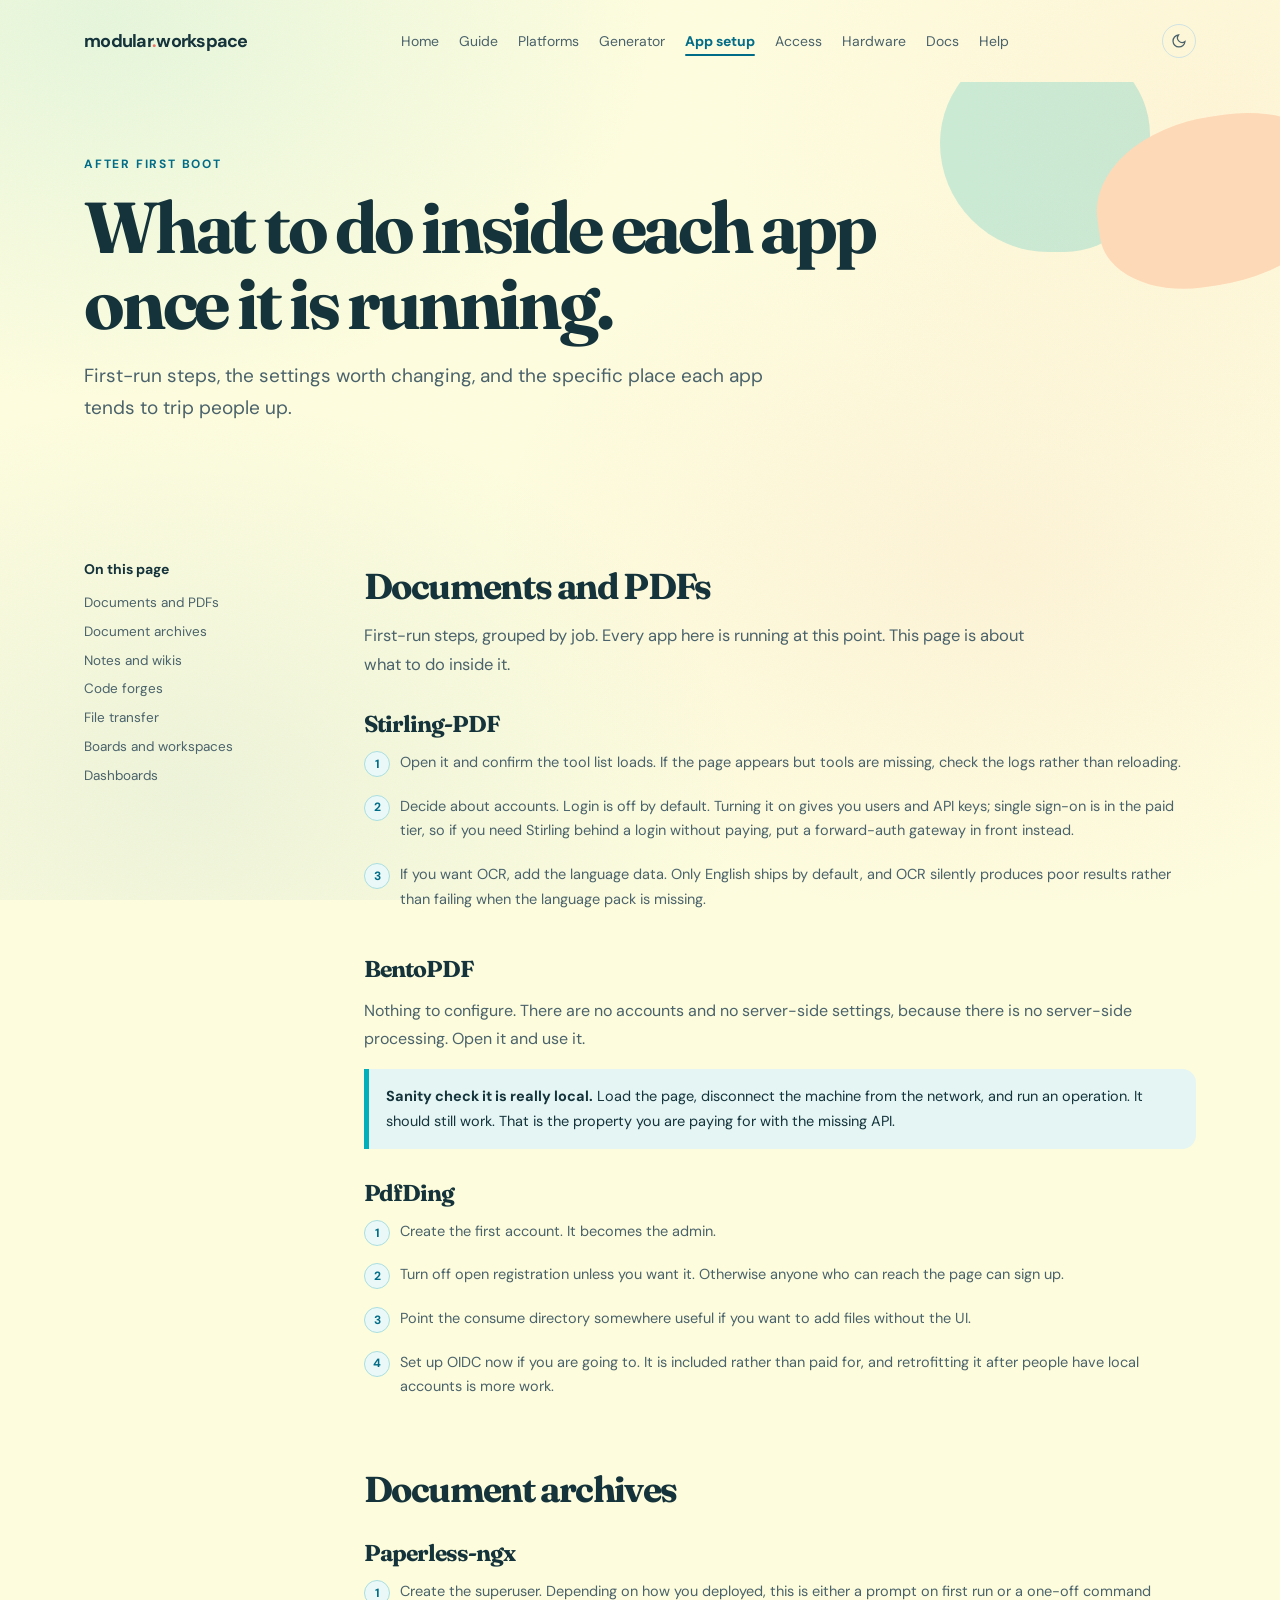
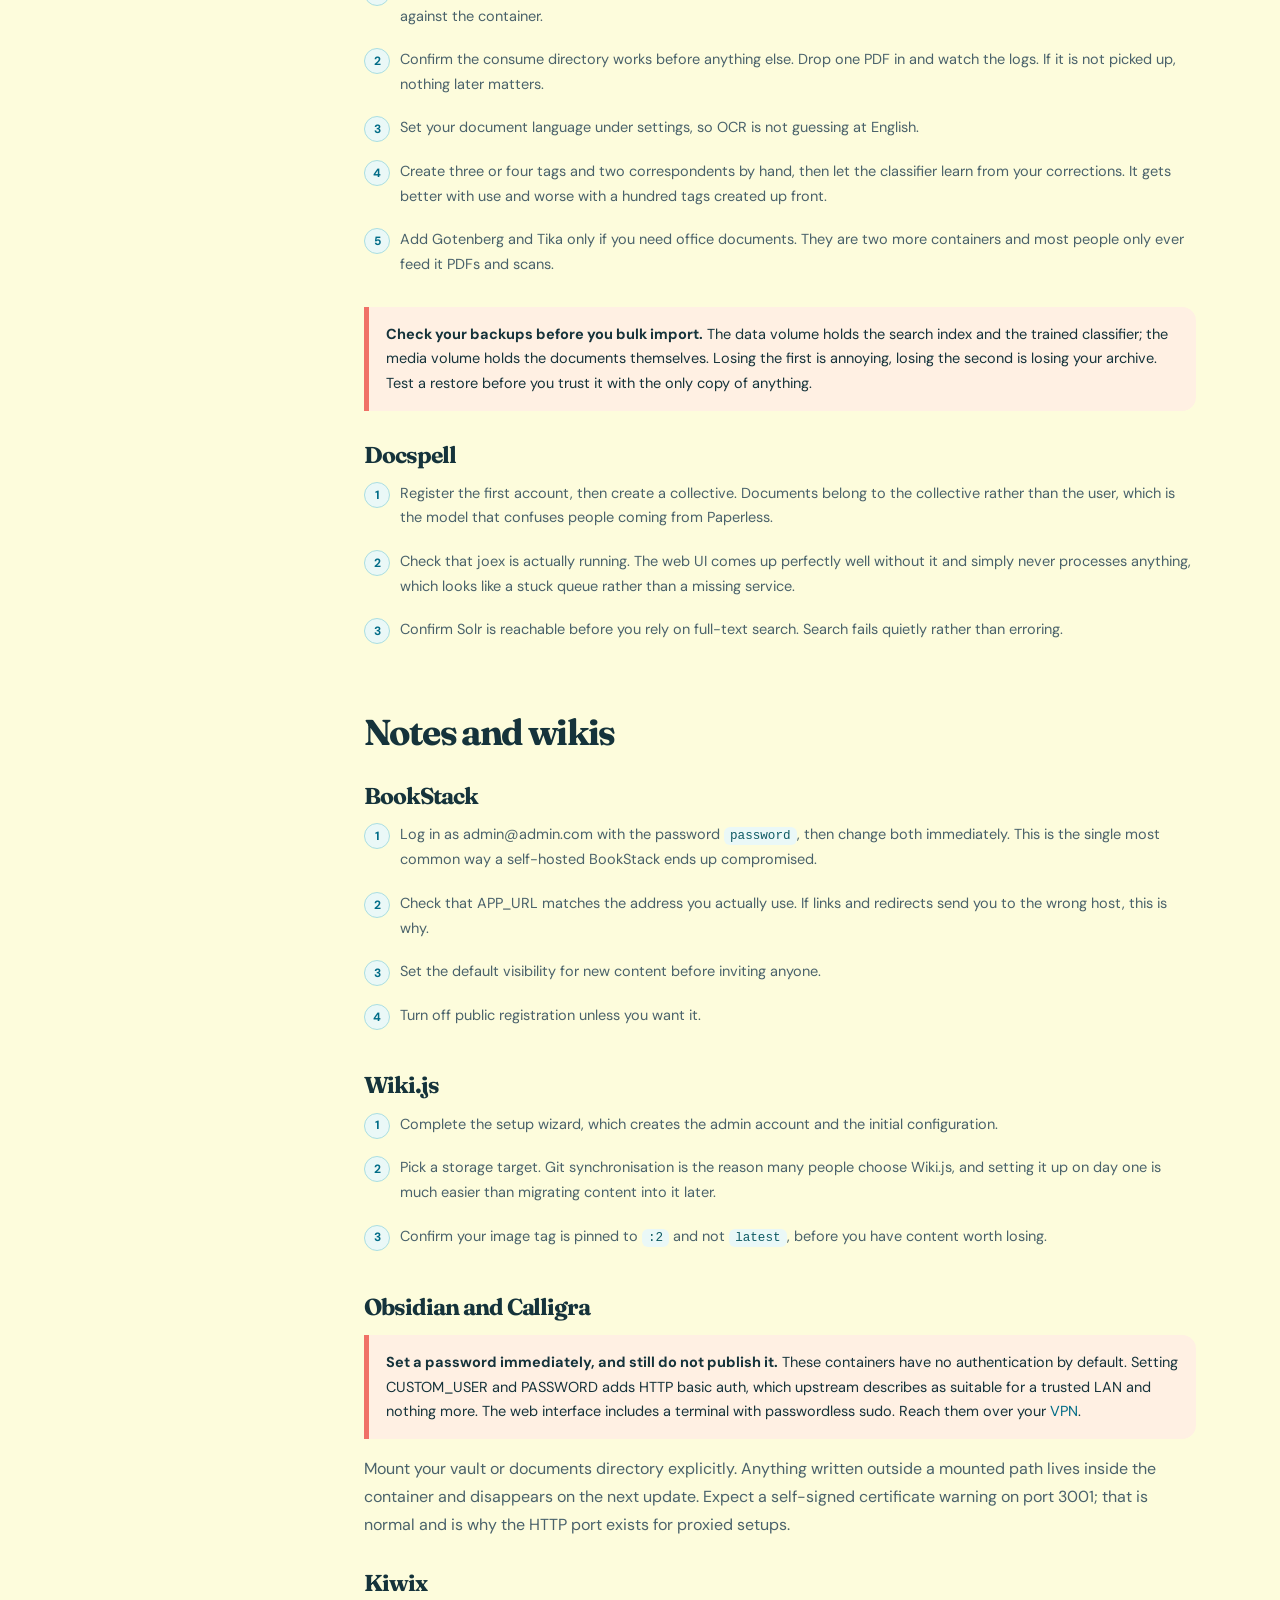
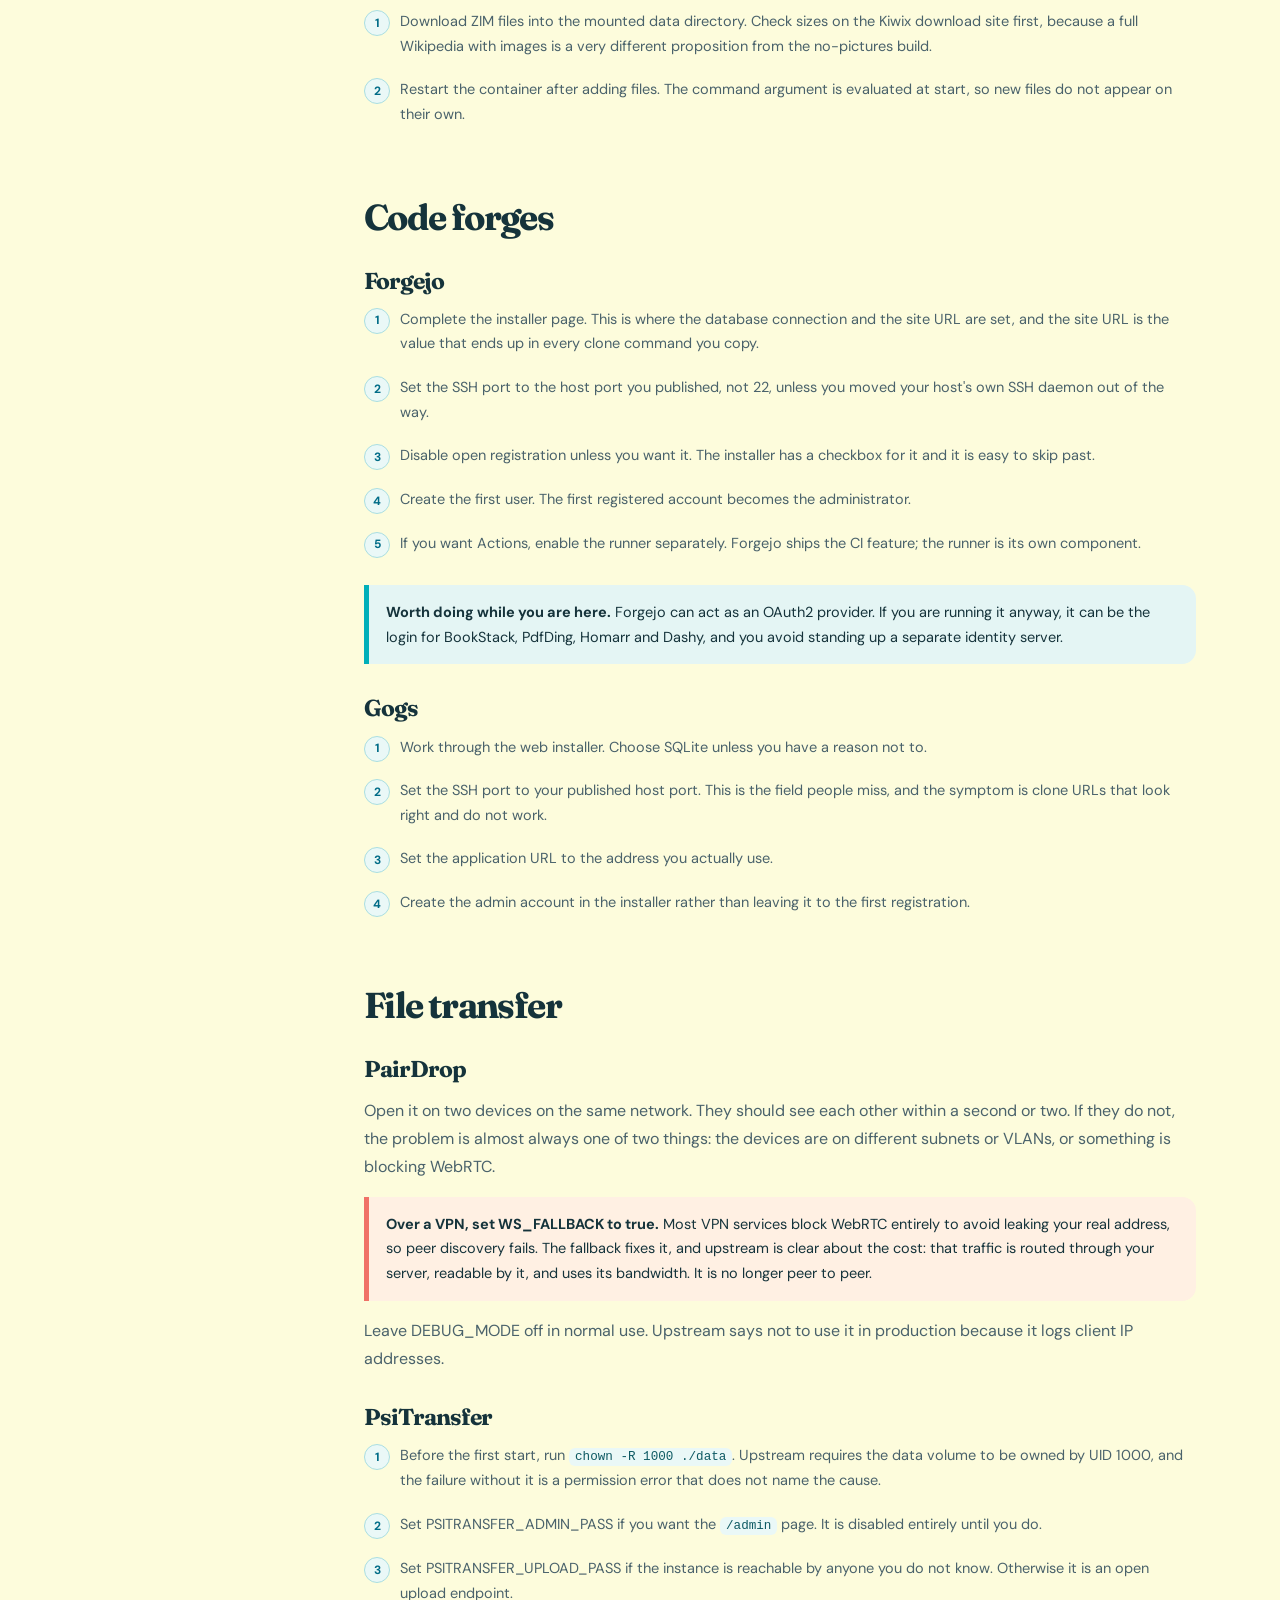
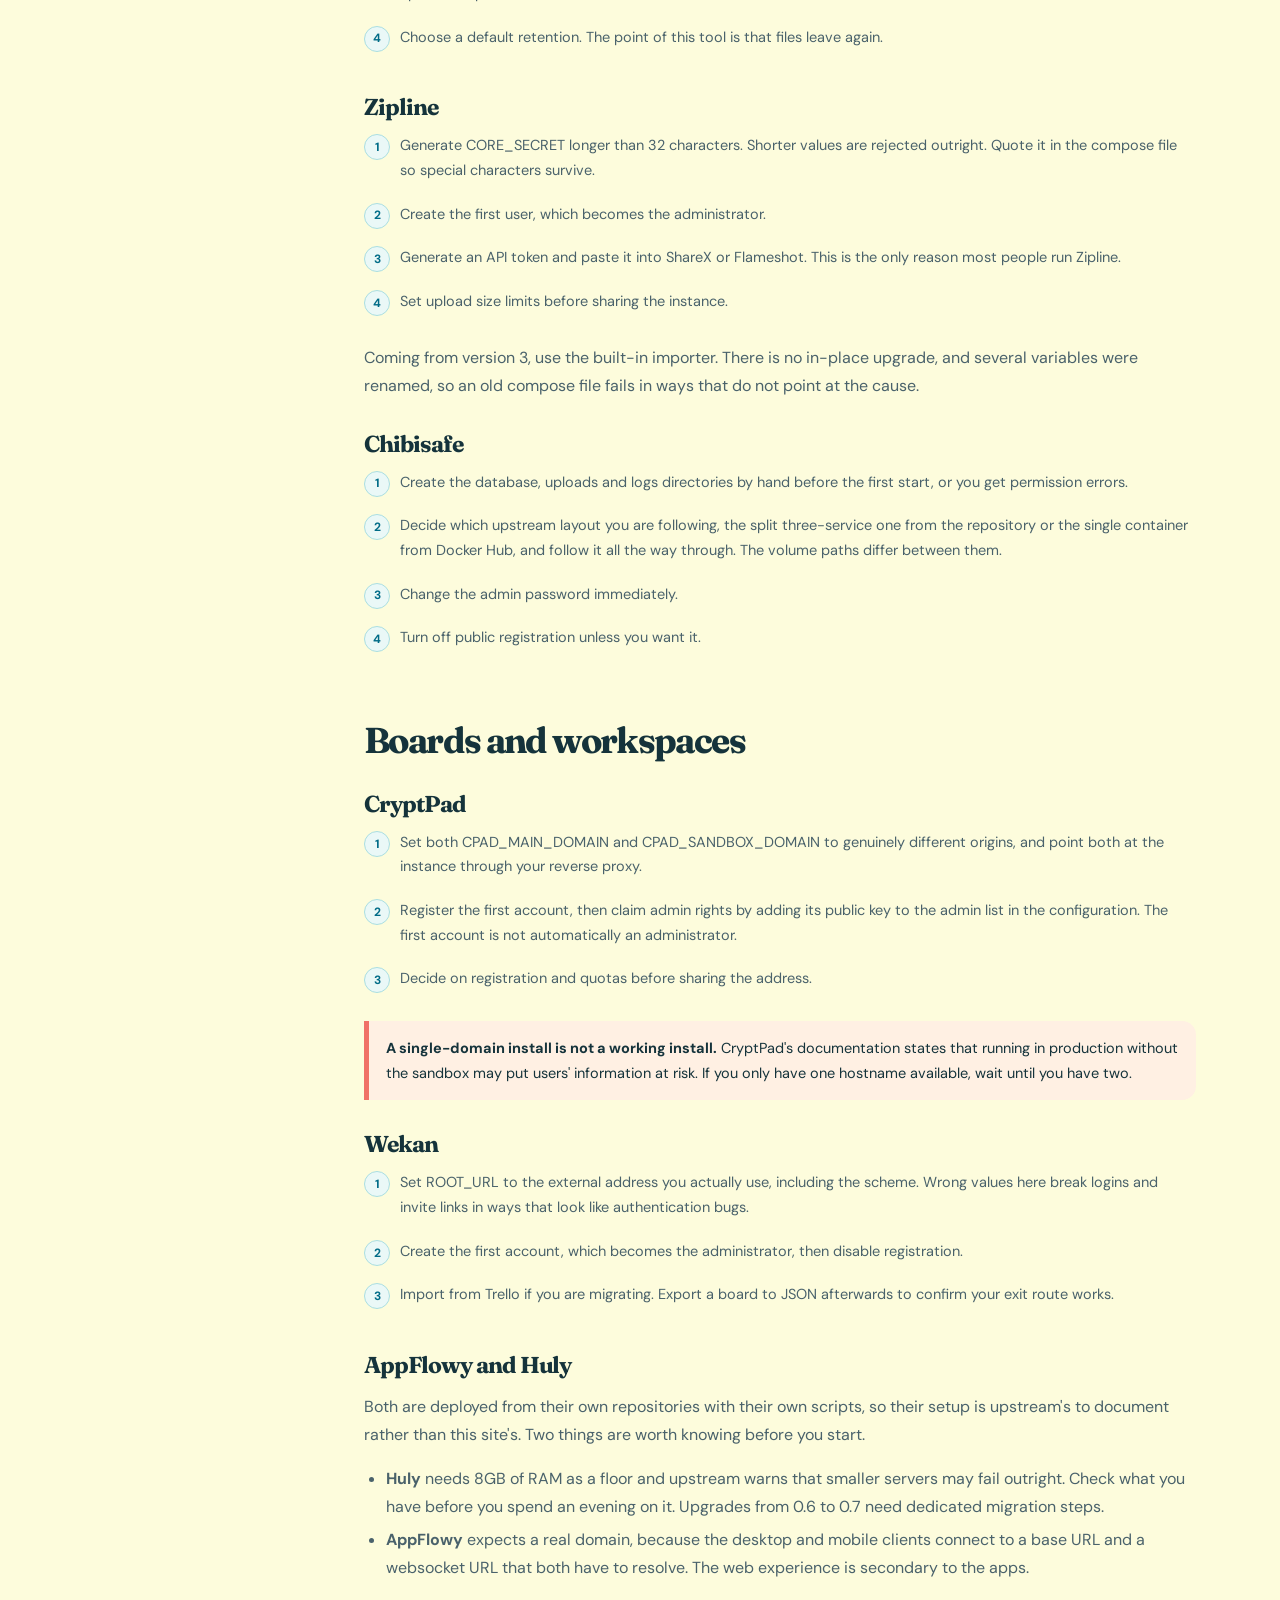
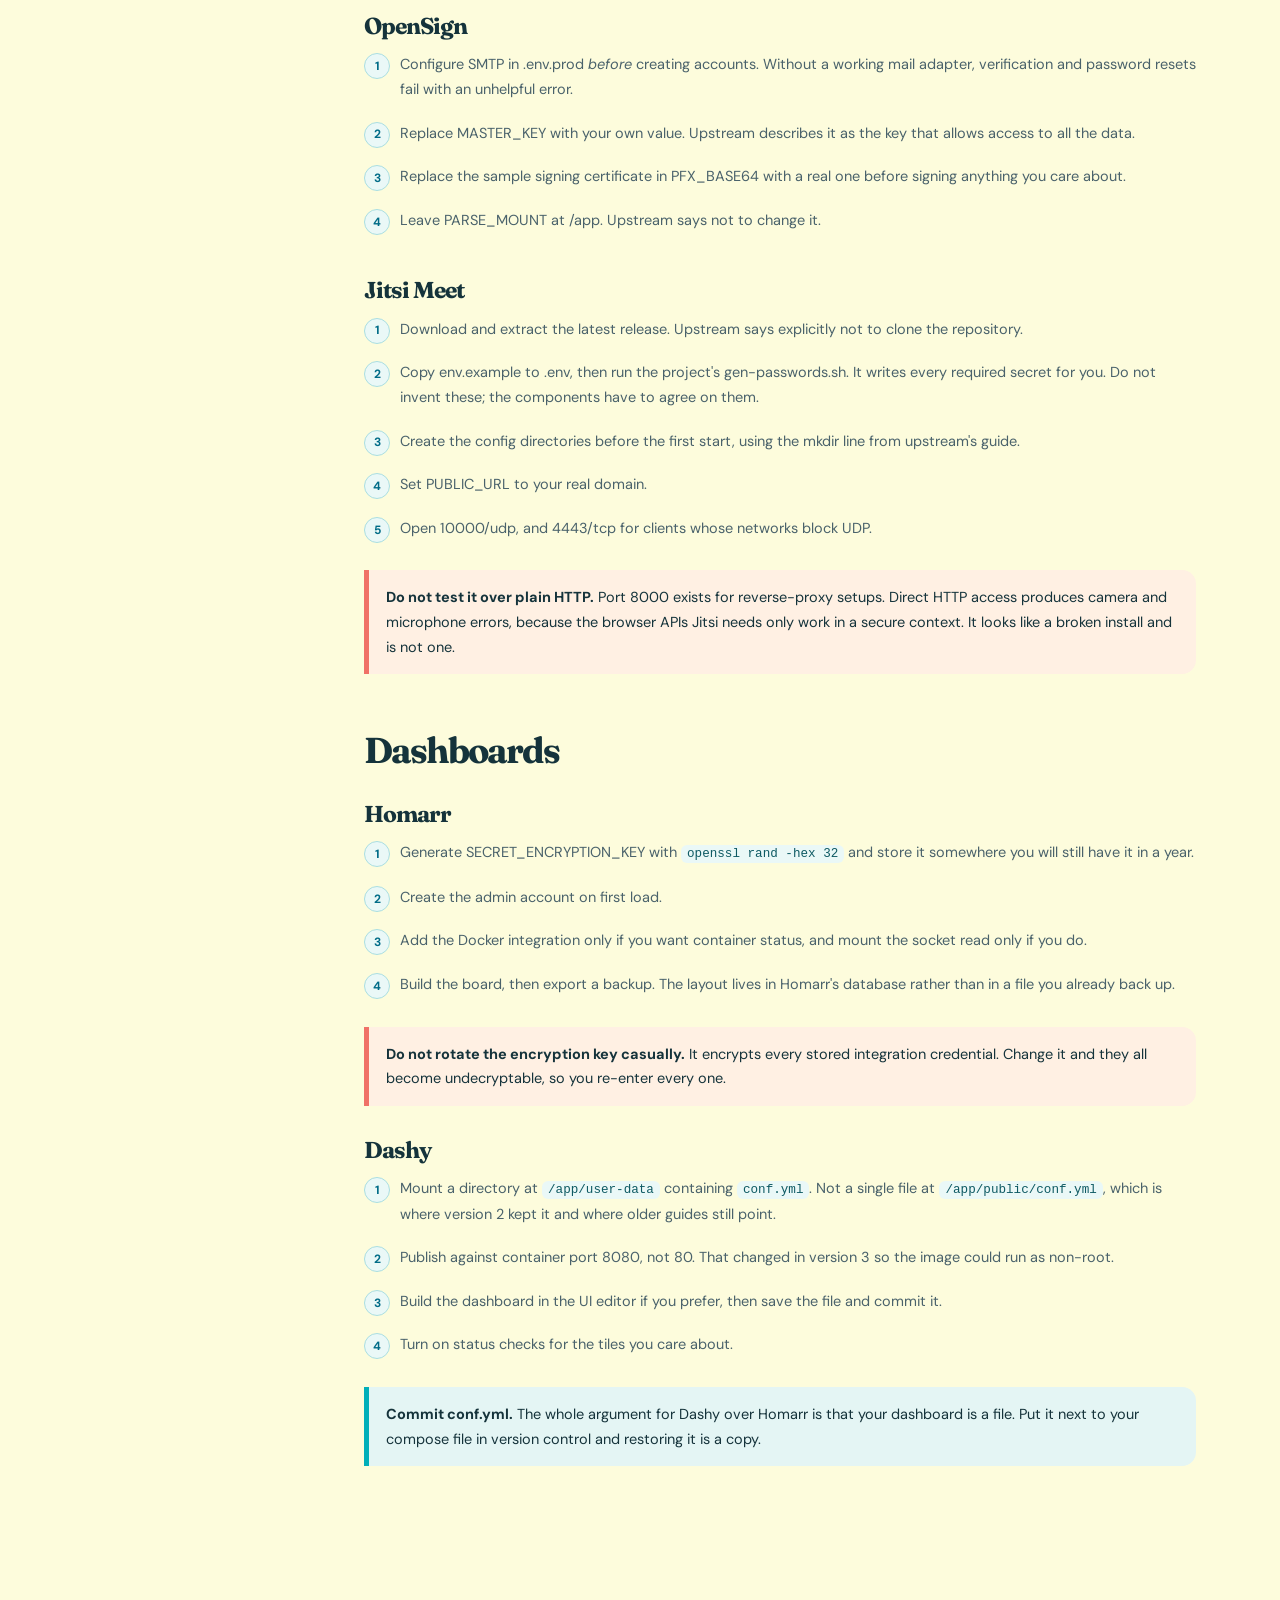
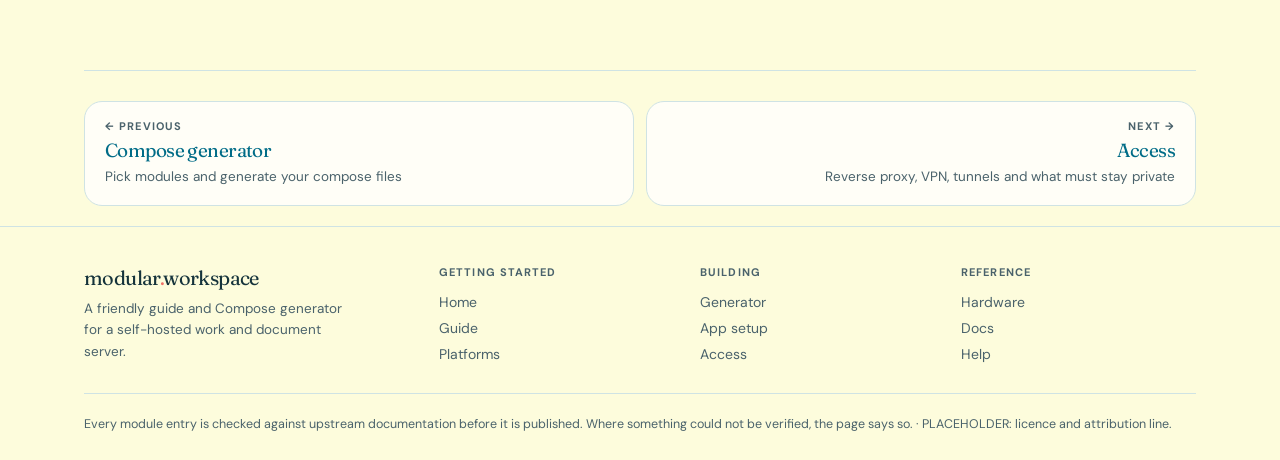
<file: setup.html>
<!doctype html>
<html lang="en">
<head>
<meta charset="utf-8"><meta name="viewport" content="width=device-width,initial-scale=1">
<title>App setup · Modular Workspace Server</title>
<meta name="description" content="First-run steps, the settings worth changing, and the specific place each app tends to trip people up.">
<link rel="canonical" href="https://USER.github.io/REPO/setup.html">
<meta property="og:type" content="website">
<meta property="og:site_name" content="Modular Workspace Server">
<meta property="og:title" content="App setup · Modular Workspace Server">
<meta property="og:description" content="First-run steps, the settings worth changing, and the specific place each app tends to trip people up.">
<meta property="og:url" content="https://USER.github.io/REPO/setup.html">
<meta name="twitter:card" content="summary">
<meta name="theme-color" content="#006C87">
<link rel="icon" href="data:image/svg+xml,%3Csvg xmlns='http://www.w3.org/2000/svg' viewBox='0 0 32 32'%3E%3Crect width='32' height='32' rx='8' fill='%23006C87'/%3E%3Ccircle cx='16' cy='16' r='6' fill='%23FDFCDC'/%3E%3Ccircle cx='16' cy='16' r='2.5' fill='%23F07167'/%3E%3C/svg%3E">
<script>
(function(){
  var t;
  try{ t=localStorage.getItem('mws-theme'); }catch(e){}
  if(!t) t = matchMedia('(prefers-color-scheme: dark)').matches ? 'dark' : 'light';
  document.documentElement.setAttribute('data-theme',t);
})();
</script>
<link rel="preconnect" href="https://fonts.googleapis.com">
<link rel="preconnect" href="https://fonts.gstatic.com" crossorigin>
<link rel="stylesheet" href="https://fonts.googleapis.com/css2?family=DM+Sans:wght@400;500;700&family=Fraunces:opsz,wght@9..144,700&display=swap">
<link rel="stylesheet" href="assets/site.css">
</head>
<body>
<a class="skiplink" href="#main">Skip to content</a>
<div class="wrap"><nav><a class="brand" href="index.html">modular<span>.</span>workspace</a><div class="navlinks"><a href="index.html">Home</a><a href="guide.html">Guide</a><a href="platforms.html">Platforms</a><a href="generator.html">Generator</a><a href="setup.html" aria-current="page">App setup</a><a href="access.html">Access</a><a href="hardware.html">Hardware</a><a href="documentation.html">Docs</a><a href="faq.html">Help</a></div><div class="navtools"><button class="themebtn" id="themebtn" aria-label="Switch between light and dark"><svg class="i-moon" viewBox="0 0 24 24"><path d="M21 12.8A9 9 0 1 1 11.2 3a7 7 0 0 0 9.8 9.8z"/></svg><svg class="i-sun" viewBox="0 0 24 24"><circle cx="12" cy="12" r="4"/><path d="M12 2v2M12 20v2M4.9 4.9l1.4 1.4M17.7 17.7l1.4 1.4M2 12h2M20 12h2M4.9 19.1l1.4-1.4M17.7 6.3l1.4-1.4"/></svg></button><button class="navbtn" aria-label="Menu" aria-expanded="false"><span></span><span></span><span></span></button></div></nav></div>
<section class="hero"><div class="wrap"><div class="kicker">After first boot</div>
<h1>What to do inside each app once it is running.</h1>
<p>First-run steps, the settings worth changing, and the specific place each app tends to trip people up.</p></div></section>
<div class="wrap"><div class="layout">
<aside class="toc" id="toc">
<strong>On this page</strong>
<a href="#documents">Documents and PDFs</a>
<a href="#archive">Document archives</a>
<a href="#notes">Notes and wikis</a>
<a href="#code">Code forges</a>
<a href="#transfer">File transfer</a>
<a href="#boards">Boards and workspaces</a>
<a href="#dash">Dashboards</a>
</aside>
<main id="main">
<section id="documents">
<h2>Documents and PDFs</h2>

<p class="lead">First-run steps, grouped by job. Every app here is running at
this point. This page is about what to do inside it.</p>

<h3>Stirling-PDF</h3>
<ol class="steps">
<li>Open it and confirm the tool list loads. If the page appears but tools
are missing, check the logs rather than reloading.</li>
<li>Decide about accounts. Login is off by default. Turning it on gives you
users and API keys; single sign-on is in the paid tier, so if you need
Stirling behind a login without paying, put a forward-auth gateway in front
instead.</li>
<li>If you want OCR, add the language data. Only English ships by default,
and OCR silently produces poor results rather than failing when the language
pack is missing.</li>
</ol>

<h3>BentoPDF</h3>
<p>Nothing to configure. There are no accounts and no server-side settings,
because there is no server-side processing. Open it and use it.</p>
<div class="tip"><strong>Sanity check it is really local.</strong> Load the
page, disconnect the machine from the network, and run an operation. It
should still work. That is the property you are paying for with the missing
API.</div>

<h3>PdfDing</h3>
<ol class="steps">
<li>Create the first account. It becomes the admin.</li>
<li>Turn off open registration unless you want it. Otherwise anyone who can
reach the page can sign up.</li>
<li>Point the consume directory somewhere useful if you want to add files
without the UI.</li>
<li>Set up OIDC now if you are going to. It is included rather than paid for,
and retrofitting it after people have local accounts is more work.</li>
</ol>
</section>

<section id="archive">
<h2>Document archives</h2>

<h3>Paperless-ngx</h3>
<ol class="steps">
<li>Create the superuser. Depending on how you deployed, this is either a
prompt on first run or a one-off command against the container.</li>
<li>Confirm the consume directory works before anything else. Drop one PDF
in and watch the logs. If it is not picked up, nothing later matters.</li>
<li>Set your document language under settings, so OCR is not guessing at
English.</li>
<li>Create three or four tags and two correspondents by hand, then let the
classifier learn from your corrections. It gets better with use and worse
with a hundred tags created up front.</li>
<li>Add Gotenberg and Tika only if you need office documents. They are two
more containers and most people only ever feed it PDFs and scans.</li>
</ol>
<div class="warning"><strong>Check your backups before you bulk
import.</strong> The data volume holds the search index and the trained
classifier; the media volume holds the documents themselves. Losing the first
is annoying, losing the second is losing your archive. Test a restore before
you trust it with the only copy of anything.</div>

<h3>Docspell</h3>
<ol class="steps">
<li>Register the first account, then create a collective. Documents belong to
the collective rather than the user, which is the model that confuses people
coming from Paperless.</li>
<li>Check that joex is actually running. The web UI comes up perfectly well
without it and simply never processes anything, which looks like a stuck
queue rather than a missing service.</li>
<li>Confirm Solr is reachable before you rely on full-text search. Search
fails quietly rather than erroring.</li>
</ol>
</section>

<section id="notes">
<h2>Notes and wikis</h2>

<h3>BookStack</h3>
<ol class="steps">
<li>Log in as admin@admin.com with the password <code>password</code>, then
change both immediately. This is the single most common way a self-hosted
BookStack ends up compromised.</li>
<li>Check that APP_URL matches the address you actually use. If links and
redirects send you to the wrong host, this is why.</li>
<li>Set the default visibility for new content before inviting anyone.</li>
<li>Turn off public registration unless you want it.</li>
</ol>

<h3>Wiki.js</h3>
<ol class="steps">
<li>Complete the setup wizard, which creates the admin account and the
initial configuration.</li>
<li>Pick a storage target. Git synchronisation is the reason many people
choose Wiki.js, and setting it up on day one is much easier than migrating
content into it later.</li>
<li>Confirm your image tag is pinned to <code>:2</code> and not
<code>latest</code>, before you have content worth losing.</li>
</ol>

<h3>Obsidian and Calligra</h3>
<div class="warning"><strong>Set a password immediately, and still do not
publish it.</strong> These containers have no authentication by default.
Setting CUSTOM_USER and PASSWORD adds HTTP basic auth, which upstream
describes as suitable for a trusted LAN and nothing more. The web interface
includes a terminal with passwordless sudo. Reach them over your
<a href="access.html#vpn">VPN</a>.</div>
<p>Mount your vault or documents directory explicitly. Anything written
outside a mounted path lives inside the container and disappears on the next
update. Expect a self-signed certificate warning on port 3001; that is
normal and is why the HTTP port exists for proxied setups.</p>

<h3>Kiwix</h3>
<ol class="steps">
<li>Download ZIM files into the mounted data directory. Check sizes on the
Kiwix download site first, because a full Wikipedia with images is a very
different proposition from the no-pictures build.</li>
<li>Restart the container after adding files. The command argument is
evaluated at start, so new files do not appear on their own.</li>
</ol>
</section>

<section id="code">
<h2>Code forges</h2>

<h3>Forgejo</h3>
<ol class="steps">
<li>Complete the installer page. This is where the database connection and
the site URL are set, and the site URL is the value that ends up in every
clone command you copy.</li>
<li>Set the SSH port to the host port you published, not 22, unless you moved
your host's own SSH daemon out of the way.</li>
<li>Disable open registration unless you want it. The installer has a
checkbox for it and it is easy to skip past.</li>
<li>Create the first user. The first registered account becomes the
administrator.</li>
<li>If you want Actions, enable the runner separately. Forgejo ships the CI
feature; the runner is its own component.</li>
</ol>
<div class="tip"><strong>Worth doing while you are here.</strong> Forgejo can
act as an OAuth2 provider. If you are running it anyway, it can be the login
for BookStack, PdfDing, Homarr and Dashy, and you avoid standing up a
separate identity server.</div>

<h3>Gogs</h3>
<ol class="steps">
<li>Work through the web installer. Choose SQLite unless you have a reason
not to.</li>
<li>Set the SSH port to your published host port. This is the field people
miss, and the symptom is clone URLs that look right and do not work.</li>
<li>Set the application URL to the address you actually use.</li>
<li>Create the admin account in the installer rather than leaving it to the
first registration.</li>
</ol>
</section>

<section id="transfer">
<h2>File transfer</h2>

<h3>PairDrop</h3>
<p>Open it on two devices on the same network. They should see each other
within a second or two. If they do not, the problem is almost always one of
two things: the devices are on different subnets or VLANs, or something is
blocking WebRTC.</p>
<div class="warning"><strong>Over a VPN, set WS_FALLBACK to true.</strong>
Most VPN services block WebRTC entirely to avoid leaking your real address,
so peer discovery fails. The fallback fixes it, and upstream is clear about
the cost: that traffic is routed through your server, readable by it, and
uses its bandwidth. It is no longer peer to peer.</div>
<p>Leave DEBUG_MODE off in normal use. Upstream says not to use it in
production because it logs client IP addresses.</p>

<h3>PsiTransfer</h3>
<ol class="steps">
<li>Before the first start, run <code>chown -R 1000 ./data</code>. Upstream
requires the data volume to be owned by UID 1000, and the failure without it
is a permission error that does not name the cause.</li>
<li>Set PSITRANSFER_ADMIN_PASS if you want the <code>/admin</code> page. It
is disabled entirely until you do.</li>
<li>Set PSITRANSFER_UPLOAD_PASS if the instance is reachable by anyone you do
not know. Otherwise it is an open upload endpoint.</li>
<li>Choose a default retention. The point of this tool is that files leave
again.</li>
</ol>

<h3>Zipline</h3>
<ol class="steps">
<li>Generate CORE_SECRET longer than 32 characters. Shorter values are
rejected outright. Quote it in the compose file so special characters
survive.</li>
<li>Create the first user, which becomes the administrator.</li>
<li>Generate an API token and paste it into ShareX or Flameshot. This is the
only reason most people run Zipline.</li>
<li>Set upload size limits before sharing the instance.</li>
</ol>
<p>Coming from version 3, use the built-in importer. There is no in-place
upgrade, and several variables were renamed, so an old compose file fails in
ways that do not point at the cause.</p>

<h3>Chibisafe</h3>
<ol class="steps">
<li>Create the database, uploads and logs directories by hand before the
first start, or you get permission errors.</li>
<li>Decide which upstream layout you are following, the split three-service
one from the repository or the single container from Docker Hub, and follow
it all the way through. The volume paths differ between them.</li>
<li>Change the admin password immediately.</li>
<li>Turn off public registration unless you want it.</li>
</ol>
</section>

<section id="boards">
<h2>Boards and workspaces</h2>

<h3>CryptPad</h3>
<ol class="steps">
<li>Set both CPAD_MAIN_DOMAIN and CPAD_SANDBOX_DOMAIN to genuinely different
origins, and point both at the instance through your reverse proxy.</li>
<li>Register the first account, then claim admin rights by adding its public
key to the admin list in the configuration. The first account is not
automatically an administrator.</li>
<li>Decide on registration and quotas before sharing the address.</li>
</ol>
<div class="warning"><strong>A single-domain install is not a working
install.</strong> CryptPad's documentation states that running in production
without the sandbox may put users' information at risk. If you only have one
hostname available, wait until you have two.</div>

<h3>Wekan</h3>
<ol class="steps">
<li>Set ROOT_URL to the external address you actually use, including the
scheme. Wrong values here break logins and invite links in ways that look
like authentication bugs.</li>
<li>Create the first account, which becomes the administrator, then disable
registration.</li>
<li>Import from Trello if you are migrating. Export a board to JSON
afterwards to confirm your exit route works.</li>
</ol>

<h3>AppFlowy and Huly</h3>
<p>Both are deployed from their own repositories with their own scripts, so
their setup is upstream's to document rather than this site's. Two things are
worth knowing before you start.</p>
<ul>
<li><strong>Huly</strong> needs 8GB of RAM as a floor and upstream warns that
smaller servers may fail outright. Check what you have before you spend an
evening on it. Upgrades from 0.6 to 0.7 need dedicated migration steps.</li>
<li><strong>AppFlowy</strong> expects a real domain, because the desktop and
mobile clients connect to a base URL and a websocket URL that both have to
resolve. The web experience is secondary to the apps.</li>
</ul>

<h3>OpenSign</h3>
<ol class="steps">
<li>Configure SMTP in .env.prod <em>before</em> creating accounts. Without a
working mail adapter, verification and password resets fail with an
unhelpful error.</li>
<li>Replace MASTER_KEY with your own value. Upstream describes it as the key
that allows access to all the data.</li>
<li>Replace the sample signing certificate in PFX_BASE64 with a real one
before signing anything you care about.</li>
<li>Leave PARSE_MOUNT at /app. Upstream says not to change it.</li>
</ol>

<h3>Jitsi Meet</h3>
<ol class="steps">
<li>Download and extract the latest release. Upstream says explicitly not to
clone the repository.</li>
<li>Copy env.example to .env, then run the project's gen-passwords.sh. It
writes every required secret for you. Do not invent these; the components
have to agree on them.</li>
<li>Create the config directories before the first start, using the mkdir
line from upstream's guide.</li>
<li>Set PUBLIC_URL to your real domain.</li>
<li>Open 10000/udp, and 4443/tcp for clients whose networks block UDP.</li>
</ol>
<div class="warning"><strong>Do not test it over plain HTTP.</strong> Port
8000 exists for reverse-proxy setups. Direct HTTP access produces camera and
microphone errors, because the browser APIs Jitsi needs only work in a secure
context. It looks like a broken install and is not one.</div>
</section>

<section id="dash">
<h2>Dashboards</h2>

<h3>Homarr</h3>
<ol class="steps">
<li>Generate SECRET_ENCRYPTION_KEY with <code>openssl rand -hex 32</code> and
store it somewhere you will still have it in a year.</li>
<li>Create the admin account on first load.</li>
<li>Add the Docker integration only if you want container status, and mount
the socket read only if you do.</li>
<li>Build the board, then export a backup. The layout lives in Homarr's
database rather than in a file you already back up.</li>
</ol>
<div class="warning"><strong>Do not rotate the encryption key
casually.</strong> It encrypts every stored integration credential. Change it
and they all become undecryptable, so you re-enter every one.</div>

<h3>Dashy</h3>
<ol class="steps">
<li>Mount a directory at <code>/app/user-data</code> containing
<code>conf.yml</code>. Not a single file at
<code>/app/public/conf.yml</code>, which is where version 2 kept it and where
older guides still point.</li>
<li>Publish against container port 8080, not 80. That changed in version 3
so the image could run as non-root.</li>
<li>Build the dashboard in the UI editor if you prefer, then save the file
and commit it.</li>
<li>Turn on status checks for the tiles you care about.</li>
</ol>
<div class="tip"><strong>Commit conf.yml.</strong> The whole argument for
Dashy over Homarr is that your dashboard is a file. Put it next to your
compose file in version control and restoring it is a copy.</div>
</section>

</main>
</div></div>
<div class="wrap"><div class="pager">
<a class="prev" href="generator.html"><span class="dir">← Previous</span><span class="ttl">Compose generator</span><span class="sub">Pick modules and generate your compose files</span></a>
<a class="next" href="access.html"><span class="dir">Next →</span><span class="ttl">Access</span><span class="sub">Reverse proxy, VPN, tunnels and what must stay private</span></a>
</div></div>
<footer class="sitefoot"><div class="wrap">
<div class="footgrid">
<div class="footbrand"><div class="fb">modular<span style="color:var(--coral)">.</span>workspace</div>
<p>A friendly guide and Compose generator for a self-hosted work and document server.</p></div>
<div class="footcol"><b>Getting started</b><a href="index.html">Home</a><a href="guide.html">Guide</a><a href="platforms.html">Platforms</a></div>
<div class="footcol"><b>Building</b><a href="generator.html">Generator</a><a href="setup.html">App setup</a><a href="access.html">Access</a></div>
<div class="footcol"><b>Reference</b><a href="hardware.html">Hardware</a><a href="documentation.html">Docs</a><a href="faq.html">Help</a></div>
</div>
<div class="footbase">Every module entry is checked against upstream documentation before it is published. Where something could not be verified, the page says so. · PLACEHOLDER: licence and attribution line.</div>
</div></footer>
<script src="assets/site.js"></script>
</body></html>
</file>
<file: assets/site.css>
:root{--on-accent:#FDFCDC;--accent-fg:#FDFCDC;--surface:#fffef7;--tint-teal:#eaf8f7;--tint-peach:#fff6ee;--tint-soft:#f5fbfa;
  --warn-bg:#fff0e3;--tip-bg:#e4f5f4;--line-teal:#a9dde0;--line-peach:#f4d3b6;
  --code-fg:#0e5a63;--code-bg:#15333b;--code-txt:#fdfcdc;--code-cm:#8fb3ae;
  --pill-teal-bg:#d3f0ef;--pill-coral-bg:#ffe0dc;--pill-peach-bg:#FED9B7;--pill-peach-fg:#744b32;--pill-coral-fg:#96382f;
  --ok:#2d785a;--bad:#b0463c;--warnfg:#905f28;--blue-hover:#005b73;
  --shadow:rgba(21,51,59,.045);--blob-a:var(--peach);--blob-b:rgba(0,175,185,.20);
  --blue:#006C87;--teal:#00AFB9;--cream:#FDFCDC;--peach:#FED9B7;--coral:#F07167;--ink:#15333b;--muted:#4a626b;--white:#fffef7;--line:#cfe3e4}
*{box-sizing:border-box}html{scroll-behavior:smooth}
body{margin:0;color:var(--ink);font-family:"DM Sans",sans-serif;
  background-color:var(--cream);
  background-image:
    url("data:image/svg+xml,%3Csvg xmlns='http://www.w3.org/2000/svg' width='220' height='220'%3E%3Cfilter id='g'%3E%3CfeTurbulence type='fractalNoise' baseFrequency='0.85' numOctaves='4' stitchTiles='stitch'/%3E%3C/filter%3E%3Crect width='220' height='220' filter='url(%23g)' opacity='0.5'/%3E%3C/svg%3E"),
    radial-gradient(ellipse 900px 620px at 8% 2%,rgba(0,175,185,.10),transparent 62%),
    radial-gradient(ellipse 760px 540px at 95% 14%,rgba(254,217,183,.26),transparent 64%),
    radial-gradient(ellipse 820px 600px at 78% 62%,rgba(240,113,103,.08),transparent 62%),
    radial-gradient(ellipse 900px 640px at 15% 88%,rgba(0,108,135,.07),transparent 62%);
  background-repeat:repeat,no-repeat,no-repeat,no-repeat,no-repeat;
  background-size:220px 220px,auto,auto,auto,auto;
  background-attachment:fixed;background-blend-mode:soft-light,normal,normal,normal,normal}
a{color:var(--blue);text-decoration:none}a:hover{color:var(--coral);text-decoration:underline}
.wrap{max-width:1160px;margin:auto;padding:0 24px}
nav{height:82px;display:flex;align-items:center;justify-content:space-between;position:relative}
.brand{font-weight:700;font-size:18px;letter-spacing:-.04em;color:var(--ink)}.brand span{color:var(--coral)}
.navlinks{display:flex;gap:20px;color:var(--muted);font-size:14px}.navlinks a{color:var(--muted)}.navlinks a:hover{color:var(--blue)}
.navbtn{display:none;background:none;border:1px solid var(--line);border-radius:10px;padding:8px 11px;cursor:pointer;font:inherit;color:var(--ink);line-height:1}
.navbtn span{display:block;width:17px;height:2px;background:var(--ink);border-radius:2px;margin:3px 0;transition:.2s}
h1,h2,h3{font-family:Fraunces,serif;letter-spacing:-.045em;line-height:1.05}
.hero{padding:74px 0 50px;position:relative;overflow:hidden;--hero2:rgba(0,175,185,.20)}
.hero:after{content:"";position:absolute;width:250px;height:168px;background:var(--peach);border-radius:54% 46% 60% 40%;right:-66px;top:34px;transform:rotate(-8deg);z-index:-1}
.hero:before{content:"";position:absolute;width:210px;height:210px;border-radius:52% 48% 44% 56%;background:var(--hero2);right:130px;top:-40px;z-index:-2}
.kicker{text-transform:uppercase;letter-spacing:.15em;font-size:12px;font-weight:700;color:var(--blue)}
h1{font-size:clamp(44px,7vw,72px);max-width:840px;margin:18px 0}
.hero p{font-size:19px;line-height:1.7;color:var(--muted);max-width:700px}
p,li{color:var(--muted);line-height:1.75}ul,ol{padding-left:22px}li{margin-bottom:5px}
code{font-family:ui-monospace,SFMono-Regular,Menlo,monospace;font-size:.87em;background:var(--tint-teal);padding:2px 6px;border-radius:6px;color:var(--code-fg);word-break:break-word}
pre{background:#15333b;color:#fdfcdc;padding:17px;border-radius:14px;overflow:auto;line-height:1.7;font-size:12.5px;font-family:ui-monospace,SFMono-Regular,Menlo,monospace;margin:14px 0}
pre .cm{color:#8fb3ae}pre .hl{color:var(--peach)}
.layout{display:grid;grid-template-columns:230px minmax(0,1fr);gap:50px;padding:8px 0 90px}
.toc{position:sticky;top:22px;height:max-content;max-height:calc(100vh - 44px);overflow:auto}
.toc strong{display:block;margin-bottom:11px;font-size:14px;color:var(--ink)}
.toc a{display:block;padding:5px 0;color:var(--muted);font-size:13.5px;line-height:1.4}
.toc a:hover{color:var(--blue)}.toc a.on{color:var(--blue);font-weight:700}
.toc hr{border:0;border-top:1px solid var(--line);margin:12px 0}
section{scroll-margin-top:22px;margin-bottom:58px}
h2{font-size:36px;margin:8px 0 14px}h3{font-size:23px;margin:32px 0 10px}
h4{font-family:"DM Sans";font-size:16px;font-weight:700;letter-spacing:-.02em;color:var(--ink);margin:22px 0 7px}
.lead{font-size:16.5px;color:var(--muted);line-height:1.75;max-width:690px;margin-bottom:20px}
.card{background:var(--white);border:1px solid var(--line);border-radius:20px;padding:22px;margin:18px 0;box-shadow:0 1px 2px rgba(21,51,59,.04),0 6px 18px rgba(21,51,59,.045)}
.card.teal{background:var(--tint-teal);border-color:var(--line-teal)}.card.peach{background:var(--tint-peach);border-color:var(--line-peach)}
.card strong{color:var(--ink)}
.warning{border-left:5px solid var(--coral);background:var(--warn-bg);padding:15px 17px;border-radius:0 14px 14px 0;margin:16px 0;font-size:14.5px;line-height:1.7}
.tip{border-left:5px solid var(--teal);background:var(--tip-bg);padding:15px 17px;border-radius:0 14px 14px 0;margin:16px 0;font-size:14.5px;line-height:1.7}
.warning strong,.tip strong{color:var(--ink)}
.tbl{background:var(--white);border:1px solid var(--line);border-radius:16px;overflow:hidden;margin:16px 0;box-shadow:0 1px 2px rgba(21,51,59,.04)}
.tbl table{width:100%;border-collapse:collapse;font-size:13.5px}
.tbl th{text-align:left;padding:12px 15px;font-size:10.5px;text-transform:uppercase;letter-spacing:.1em;color:var(--blue);background:var(--tint-teal);font-weight:700}
.tbl td{padding:11px 15px;border-top:1px solid var(--line);color:var(--muted);vertical-align:top}
.tbl td:first-child{font-weight:700;color:var(--ink);white-space:nowrap}
.yes{color:var(--ok);font-weight:700}.no{color:var(--bad);font-weight:700}.part{color:var(--warnfg);font-weight:700}
details.app{background:var(--white);border:1px solid var(--line);border-radius:18px;margin-bottom:10px;overflow:hidden;box-shadow:0 1px 2px rgba(21,51,59,.04),0 6px 18px rgba(21,51,59,.04)}
details.app[open]{border-color:var(--line-teal)}
details.app summary{cursor:pointer;padding:17px 46px 17px 20px;list-style:none;position:relative;display:flex;align-items:baseline;gap:11px;flex-wrap:wrap}
details.app summary::-webkit-details-marker{display:none}
details.app summary:after{content:"";position:absolute;right:20px;top:23px;width:8px;height:8px;border-right:2px solid var(--muted);border-bottom:2px solid var(--muted);transform:rotate(45deg);transition:.2s}
details.app[open] summary:after{transform:rotate(-135deg);top:26px}
details.app summary b{font-size:17px;letter-spacing:-.02em;color:var(--ink)}
details.app summary .d{font-size:13.5px;color:var(--muted);flex:1;min-width:170px}
.pill{display:inline-block;font-size:10px;font-weight:700;padding:3px 8px;border-radius:999px;text-transform:uppercase;letter-spacing:.06em}
.pill.first{background:var(--pill-teal-bg);color:var(--code-fg)}.pill.after{background:var(--pill-peach-bg);color:var(--pill-peach-fg)}
.abody{padding:0 20px 20px;border-top:1px solid var(--line);padding-top:16px}
.abody p,.abody li{font-size:14.5px}
.steps{counter-reset:st;list-style:none;padding:0;margin:14px 0}
.steps>li{counter-increment:st;position:relative;padding:0 0 14px 36px;font-size:14.5px;line-height:1.7}
.steps>li:before{content:counter(st);position:absolute;left:0;top:1px;width:24px;height:24px;border-radius:50%;background:var(--tint-teal);border:1px solid var(--line-teal);color:var(--blue);font-size:12px;font-weight:700;display:grid;place-items:center}
.steps ul{margin:7px 0 0}
.fields{background:var(--tint-soft);border:1px solid var(--line);border-radius:13px;padding:5px 16px;margin:12px 0}
.fields dl{margin:0;display:grid;grid-template-columns:minmax(130px,auto) 1fr;gap:0 14px}
.fields dt{font-weight:700;color:var(--ink);font-size:13.5px;padding:8px 0;border-bottom:1px solid #e2eeed}
.fields dd{margin:0;font-size:13.5px;color:var(--muted);padding:8px 0;border-bottom:1px solid #e2eeed}
.fields dl>dt:last-of-type,.fields dl>dd:last-of-type{border-bottom:0}
.btn{display:inline-block;border-radius:999px;padding:12px 20px;font-weight:700;font-size:14.5px;background:var(--blue);color:#fff}
.btn:hover{background:var(--blue-hover);color:#fff;text-decoration:none}
.btn.ghost{background:transparent;border:1px solid var(--line);color:var(--ink)}
.btn.ghost:hover{border-color:var(--teal);color:var(--blue);background:transparent}
footer{border-top:1px solid var(--line);padding:25px 0;color:var(--muted);font-size:13px}
@media(max-width:900px){
.navbtn{display:block}
.navlinks{display:none;position:absolute;top:66px;right:0;left:0;background:var(--white);border:1px solid var(--line);border-radius:16px;flex-direction:column;gap:0;padding:8px;z-index:60;box-shadow:0 10px 30px rgba(21,51,59,.09)}
.navopen .navlinks{display:flex}
.navlinks a{padding:11px 13px;border-radius:10px;font-size:15px}
.layout{grid-template-columns:1fr;gap:0}.toc{position:static;max-height:none;margin-bottom:32px}
h2{font-size:29px}.hero:before{display:none}
.fields dl{grid-template-columns:1fr}
.fields dt{border-bottom:0;padding-bottom:0}
}
@media(max-width:520px){.tbl{overflow-x:auto}}
@media print{body{background-image:none}}

/* ── dark theme ─────────────────────────────────────────────────────
   Same hues, inverted. Every pairing here clears WCAG AA.            */
html[data-theme="dark"]{
  --cream:#0d1a1f;--ink:#eef7f5;--muted:#c3d6d9;--white:#132a31;--surface:#132a31;
  --line:#23434c;--blue:#6ec9d6;--blue-hover:#8fdae5;--teal:#00AFB9;--accent-fg:#07222a;
  --tint-teal:#12313a;--tint-peach:#2e2118;--tint-soft:#102a31;
  --warn-bg:#33201c;--tip-bg:#12313a;--line-teal:#2c5560;--line-peach:#4a3526;
  --code-fg:#8fdae5;--code-bg:#08151a;--code-txt:#dfeef0;--code-cm:#7fa8a4;
  --pill-teal-bg:#164048;--pill-coral-bg:#43231f;--pill-peach-bg:#4a3526;--pill-peach-fg:#e8c09a;--pill-coral-fg:#f6a89f;
  --ok:#6cc79b;--bad:#f2857a;--warnfg:#e0b06a;
  --shadow:rgba(0,0,0,.30);--blob-a:rgba(254,217,183,.13);--blob-b:rgba(0,175,185,.10);
  color-scheme:dark;
}
html[data-theme="dark"] body{
  background-image:
    url("data:image/svg+xml,%3Csvg xmlns='http://www.w3.org/2000/svg' width='220' height='220'%3E%3Cfilter id='g'%3E%3CfeTurbulence type='fractalNoise' baseFrequency='0.85' numOctaves='4' stitchTiles='stitch'/%3E%3C/filter%3E%3Crect width='220' height='220' filter='url(%23g)' opacity='0.32'/%3E%3C/svg%3E"),
    radial-gradient(ellipse 900px 620px at 8% 2%,rgba(0,175,185,.09),transparent 62%),
    radial-gradient(ellipse 760px 540px at 95% 14%,rgba(254,217,183,.07),transparent 64%),
    radial-gradient(ellipse 820px 600px at 78% 62%,rgba(240,113,103,.06),transparent 62%),
    radial-gradient(ellipse 900px 640px at 15% 88%,rgba(110,201,214,.06),transparent 62%);
  background-blend-mode:overlay,normal,normal,normal,normal;
}
html[data-theme="dark"] .hero:after{background:var(--blob-a)}
html[data-theme="dark"] .hero:before{background:var(--blob-b)}
html[data-theme="dark"] .generator{background:#0f2830}
html[data-theme="dark"] .btn{background:var(--blue);color:#08151a}
html[data-theme="dark"] .btn:hover{background:var(--blue-hover);color:#08151a}
html[data-theme="dark"] .generator .btn{background:var(--blue);color:#08151a}
html[data-theme="dark"] pre{border:1px solid var(--line)}
html[data-theme="dark"] img{opacity:.92}

/* ── shared chrome ──────────────────────────────────────────────────── */
.navlinks a[aria-current="page"]{color:var(--blue);font-weight:700;position:relative}
.navlinks a[aria-current="page"]:after{content:"";position:absolute;left:0;right:0;bottom:-6px;height:2px;background:var(--blue);border-radius:2px}
.navtools{display:flex;align-items:center;gap:10px}
.themebtn{background:none;border:1px solid var(--line);border-radius:999px;width:34px;height:34px;
  cursor:pointer;color:var(--muted);display:grid;place-items:center;padding:0;flex-shrink:0;transition:.15s}
.themebtn:hover{border-color:var(--teal);color:var(--blue)}
.themebtn svg{width:16px;height:16px;fill:none;stroke:currentColor;stroke-width:1.9;stroke-linecap:round}
html[data-theme="dark"] .themebtn .i-sun{display:block}
html[data-theme="dark"] .themebtn .i-moon{display:none}
.themebtn .i-sun{display:none}
.themebtn .i-moon{display:block}

/* next / previous pager */
.pager{display:grid;gap:12px;margin:56px 0 10px;padding-top:30px;border-top:1px solid var(--line)}
@media(min-width:760px){.pager{grid-template-columns:1fr 1fr}}
.pager a{display:block;background:var(--surface);border:1px solid var(--line);border-radius:18px;
  padding:17px 20px;text-decoration:none;transition:.15s}
.pager a:hover{border-color:var(--teal);transform:translateY(-1px);text-decoration:none}
.pager .dir{font-size:11px;font-weight:700;text-transform:uppercase;letter-spacing:.1em;color:var(--muted);display:block;margin-bottom:5px}
.pager .ttl{font-family:Fraunces,serif;font-size:19px;letter-spacing:-.03em;color:var(--blue);display:block;margin-bottom:3px}
.pager .sub{font-size:13.5px;color:var(--muted);line-height:1.5}
.pager .prev{text-align:left}
@media(min-width:760px){.pager .next{text-align:right}}

/* site footer */
.sitefoot{border-top:1px solid var(--line);margin-top:20px;padding:38px 0 30px}
.footgrid{display:grid;gap:26px;margin-bottom:26px}
@media(min-width:720px){.footgrid{grid-template-columns:1.4fr 1fr 1fr 1fr}}
.footbrand .fb{font-family:Fraunces,serif;font-size:20px;letter-spacing:-.03em;color:var(--ink)}
.footbrand p{font-size:13.5px;margin:8px 0 0;max-width:270px;line-height:1.6}
.footcol b{display:block;font-size:11px;text-transform:uppercase;letter-spacing:.1em;color:var(--muted);margin-bottom:10px}
.footcol a{display:block;font-size:14px;padding:4px 0;color:var(--muted)}
.footcol a:hover{color:var(--blue)}
.footbase{border-top:1px solid var(--line);padding-top:20px;font-size:12.5px;color:var(--muted);line-height:1.7}

/* The theme toggle now sits beside the menu button, so the dropdown must
   clear both and the tools row must stay visible on small screens. */
@media(max-width:900px){
  .navtools{gap:8px}
  .navlinks{top:70px}
  .navlinks a[aria-current="page"]:after{display:none}
  .navlinks a[aria-current="page"]{background:var(--tint-teal)}
}

/* surfaces that were still hardcoded light */
html[data-theme="dark"] details.qa[open]{background:#16333b}
html[data-theme="dark"] .tbl tr:nth-child(even) td{background:rgba(255,255,255,.022)}
html[data-theme="dark"] pre{background:var(--code-bg)}
html[data-theme="dark"] .sbox:before{border-color:var(--muted)}
html[data-theme="dark"] .sbox:after{background:var(--muted)}
html[data-theme="dark"] .genout{background:#08151a}
html[data-theme="dark"] .outwrap,html[data-theme="dark"] .outbar{background:#08151a}
html[data-theme="dark"] .outbar{border-bottom:1px solid var(--line)}
html[data-theme="dark"] .qs-step pre,html[data-theme="dark"] .dcard pre,
html[data-theme="dark"] .stp pre{background:var(--code-bg)}
html[data-theme="dark"] .chip.on,html[data-theme="dark"] .stepbtn.on,
html[data-theme="dark"] .pbtn.on{color:#08151a}
html[data-theme="dark"] .qs-step:before,html[data-theme="dark"] .stp:before{color:#08151a}
html[data-theme="dark"] .steps>li:before{background:var(--tint-teal);color:var(--blue);border-color:var(--line-teal)}
html[data-theme="dark"] .dbadge{color:#08151a}
html[data-theme="dark"] .secretval{background:var(--tint-teal);color:var(--ink)}
html[data-theme="dark"] .util,html[data-theme="dark"] .mod,html[data-theme="dark"] .opt,
html[data-theme="dark"] .pick,html[data-theme="dark"] .price,html[data-theme="dark"] .prov,
html[data-theme="dark"] .aidcard,html[data-theme="dark"] .mini,html[data-theme="dark"] .dcard,
html[data-theme="dark"] details.app,html[data-theme="dark"] details.m,
html[data-theme="dark"] .side,html[data-theme="dark"] .qs-done,
html[data-theme="dark"] .qs-need,html[data-theme="dark"] .spec div,
html[data-theme="dark"] .fields,html[data-theme="dark"] .flow span,
html[data-theme="dark"] .stacklist li{background:var(--surface);border-color:var(--line)}
html[data-theme="dark"] .mod.on,html[data-theme="dark"] .tg.on,
html[data-theme="dark"] .qs-next a,html[data-theme="dark"] .aidcard.teal,
html[data-theme="dark"] .dcard-lead{background:var(--tint-teal);border-color:var(--line-teal)}
html[data-theme="dark"] .mod.auto,html[data-theme="dark"] .dcard:nth-child(3){background:var(--tint-peach);border-color:var(--line-peach)}
html[data-theme="dark"] .cyc>.card:nth-of-type(3n+2){background:var(--tint-teal);border-color:var(--line-teal)}
html[data-theme="dark"] .cyc>.card:nth-of-type(3n){background:var(--tint-peach);border-color:var(--line-peach)}
html[data-theme="dark"] .genfacts div{background:rgba(255,255,255,.07);border-color:rgba(255,255,255,.13)}
html[data-theme="dark"] .head{background:var(--tint-teal);border-color:var(--line-teal)}

/* Pills keep a fixed light background, so their dark-mode surface must be
   set explicitly or the label becomes invisible against it. */
html[data-theme="dark"] .tag,
html[data-theme="dark"] .pill,
html[data-theme="dark"] .pill.mod,
html[data-theme="dark"] .pill.after,
html[data-theme="dark"] .v-ok,
html[data-theme="dark"] .vi.warn,
html[data-theme="dark"] .mod .flag.auto,
html[data-theme="dark"] .hw-badge{
  background:#4a3526;color:#f0cfa8;border-color:#5d452f}
html[data-theme="dark"] .pill.easy,
html[data-theme="dark"] .pill.first,
html[data-theme="dark"] .pill.teal,
html[data-theme="dark"] .v-best,
html[data-theme="dark"] .t-cyan{background:#164048;color:#9fe0e6}
html[data-theme="dark"] .pill.adv,
html[data-theme="dark"] .pill.w,
html[data-theme="dark"] .v-meh,
html[data-theme="dark"] .mod .flag,
html[data-theme="dark"] .tag.w{background:#43231f;color:#f8b4ab}
html[data-theme="dark"] .stepbtn .n{background:#164048;color:#9fe0e6}
html[data-theme="dark"] .stepbtn.on .n{background:rgba(0,0,0,.28);color:#08151a}
html[data-theme="dark"] .dsteps li:before{background:var(--surface);color:var(--blue);border-color:var(--line-teal)}

/* ── keyboard and motion ────────────────────────────────────────────
   Visible focus everywhere: the generator, the collapsible steps and
   the FAQ search are all keyboard-operable and were previously
   impossible to navigate by sight.                                    */
:focus-visible{outline:3px solid var(--blue);outline-offset:3px;border-radius:4px}
a:focus-visible,button:focus-visible,summary:focus-visible,
input:focus-visible,select:focus-visible,details:focus-visible{outline:3px solid var(--blue);outline-offset:3px}
html[data-theme="dark"] :focus-visible{outline-color:var(--blue)}
/* Older browsers without :focus-visible still get something */
a:focus,button:focus,summary:focus{outline:2px solid var(--blue);outline-offset:2px}
a:focus:not(:focus-visible),button:focus:not(:focus-visible),summary:focus:not(:focus-visible){outline:none}

.skiplink{position:absolute;left:-9999px;top:0;z-index:999;background:var(--blue);color:#fff;
  padding:12px 18px;border-radius:0 0 12px 0;font-weight:700;font-size:15px}
.skiplink:focus{left:0;text-decoration:none;color:#fff}
html[data-theme="dark"] .skiplink{color:#08151a}

@media(prefers-reduced-motion:reduce){
  *,*:before,*:after{animation-duration:.01ms!important;animation-iteration-count:1!important;
    transition-duration:.01ms!important;scroll-behavior:auto!important}
  .pager a:hover,.util:hover,.qs-next a:hover{transform:none}
}

/* ── large displays ─────────────────────────────────────────────────
   The 1160px cap uses only 30% of a 4K screen. Widen in steps and lift
   the base size a little, so the page fills the space without prose
   lines growing past a comfortable reading measure.                   */
@media(min-width:1500px){
  .wrap{max-width:1320px}
  html{font-size:17px}
}
@media(min-width:2000px){
  .wrap{max-width:1680px}
  html{font-size:18px}
  .hero{padding-top:96px;padding-bottom:74px}
}
@media(min-width:2800px){
  .wrap{max-width:2040px}
  html{font-size:20px}
}
/* Prose stays readable even as the container grows — long measures are
   harder to read, so text blocks keep their own ceiling. */
@media(min-width:1500px){
  .lead,.hero p,.pd,.qs-step p,.abody p,.mbody p{max-width:78ch}
  .toc{width:230px}
}
/* Wider containers can afford more columns. */
@media(min-width:1900px){
  .mods{grid-template-columns:repeat(3,1fr)}
  .util-grid{grid-template-columns:repeat(4,1fr)}
  .prices{grid-template-columns:repeat(3,1fr)}
  .chelp-grid{grid-template-columns:repeat(4,1fr)}
  .qs-next{grid-template-columns:repeat(3,1fr)}
}

/* ---------- compose generator ---------- */
.gen-presets{display:flex;flex-wrap:wrap;gap:8px;align-items:center;margin:14px 0}
.gen-lab{font-size:12.5px;color:var(--muted)}
.gen-btn{font:inherit;font-size:13px;font-weight:500;padding:7px 13px;border-radius:10px;
  border:1px solid var(--line);background:var(--white);color:var(--ink);cursor:pointer}
.gen-btn:hover{border-color:var(--blue);color:var(--blue)}
.gen-primary{background:var(--blue);color:var(--accent-fg);border-color:var(--blue)}
.gen-primary:hover{background:var(--blue-hover);color:var(--accent-fg);border-color:var(--blue-hover)}
.gen-grid{display:grid;grid-template-columns:1fr;gap:10px;margin:10px 0 20px}
@media(min-width:760px){.gen-grid{grid-template-columns:1fr 1fr}}
.gen-mod,.gen-opt{display:flex;gap:11px;align-items:flex-start;padding:13px 15px;border:1px solid var(--line);
  border-radius:14px;background:var(--white);cursor:pointer;margin:0 0 10px}
.gen-mod.on,.gen-opt.on{border-color:var(--blue);background:var(--tint-teal)}
.gen-mod input,.gen-opt input{margin-top:3px;flex:none}
.gen-modbody,.gen-opt>div{min-width:0}
.gen-modhead{display:flex;gap:7px;align-items:center;flex-wrap:wrap}
.gen-mod p,.gen-opt p{margin:3px 0 0;font-size:13px;color:var(--muted)}
.gen-field{margin:0 0 13px}
.gen-field label{display:block;font-size:13px;font-weight:500;margin-bottom:5px;color:var(--ink)}
.gen-field input{font:inherit;font-size:14px;width:100%;max-width:440px;padding:9px 12px;
  border:1px solid var(--line);border-radius:10px;background:var(--white);color:var(--ink)}
.gen-field input:focus-visible{outline:2px solid var(--blue);outline-offset:1px}
.gen-note{font-size:13px;color:var(--muted);margin:8px 0}
.gen-secret{display:flex;gap:11px;align-items:center;flex-wrap:wrap;padding:10px 13px;
  border:1px solid var(--line);border-radius:12px;background:var(--white);margin:0 0 8px}
.gen-skey{font-size:12.5px;color:var(--muted);flex:1 1 220px;min-width:0}
.gen-sval{font-size:12.5px;word-break:break-all;flex:1 1 200px}
.gen-tabs{display:flex;flex-wrap:wrap;gap:6px;margin:12px 0}
.gen-tab{font:inherit;font-size:12.5px;padding:6px 11px;border-radius:9px;border:1px solid var(--line);
  background:var(--white);color:var(--muted);cursor:pointer}
.gen-tab.on{background:var(--tint-teal);border-color:var(--blue);color:var(--code-fg);font-weight:500}
</file>
